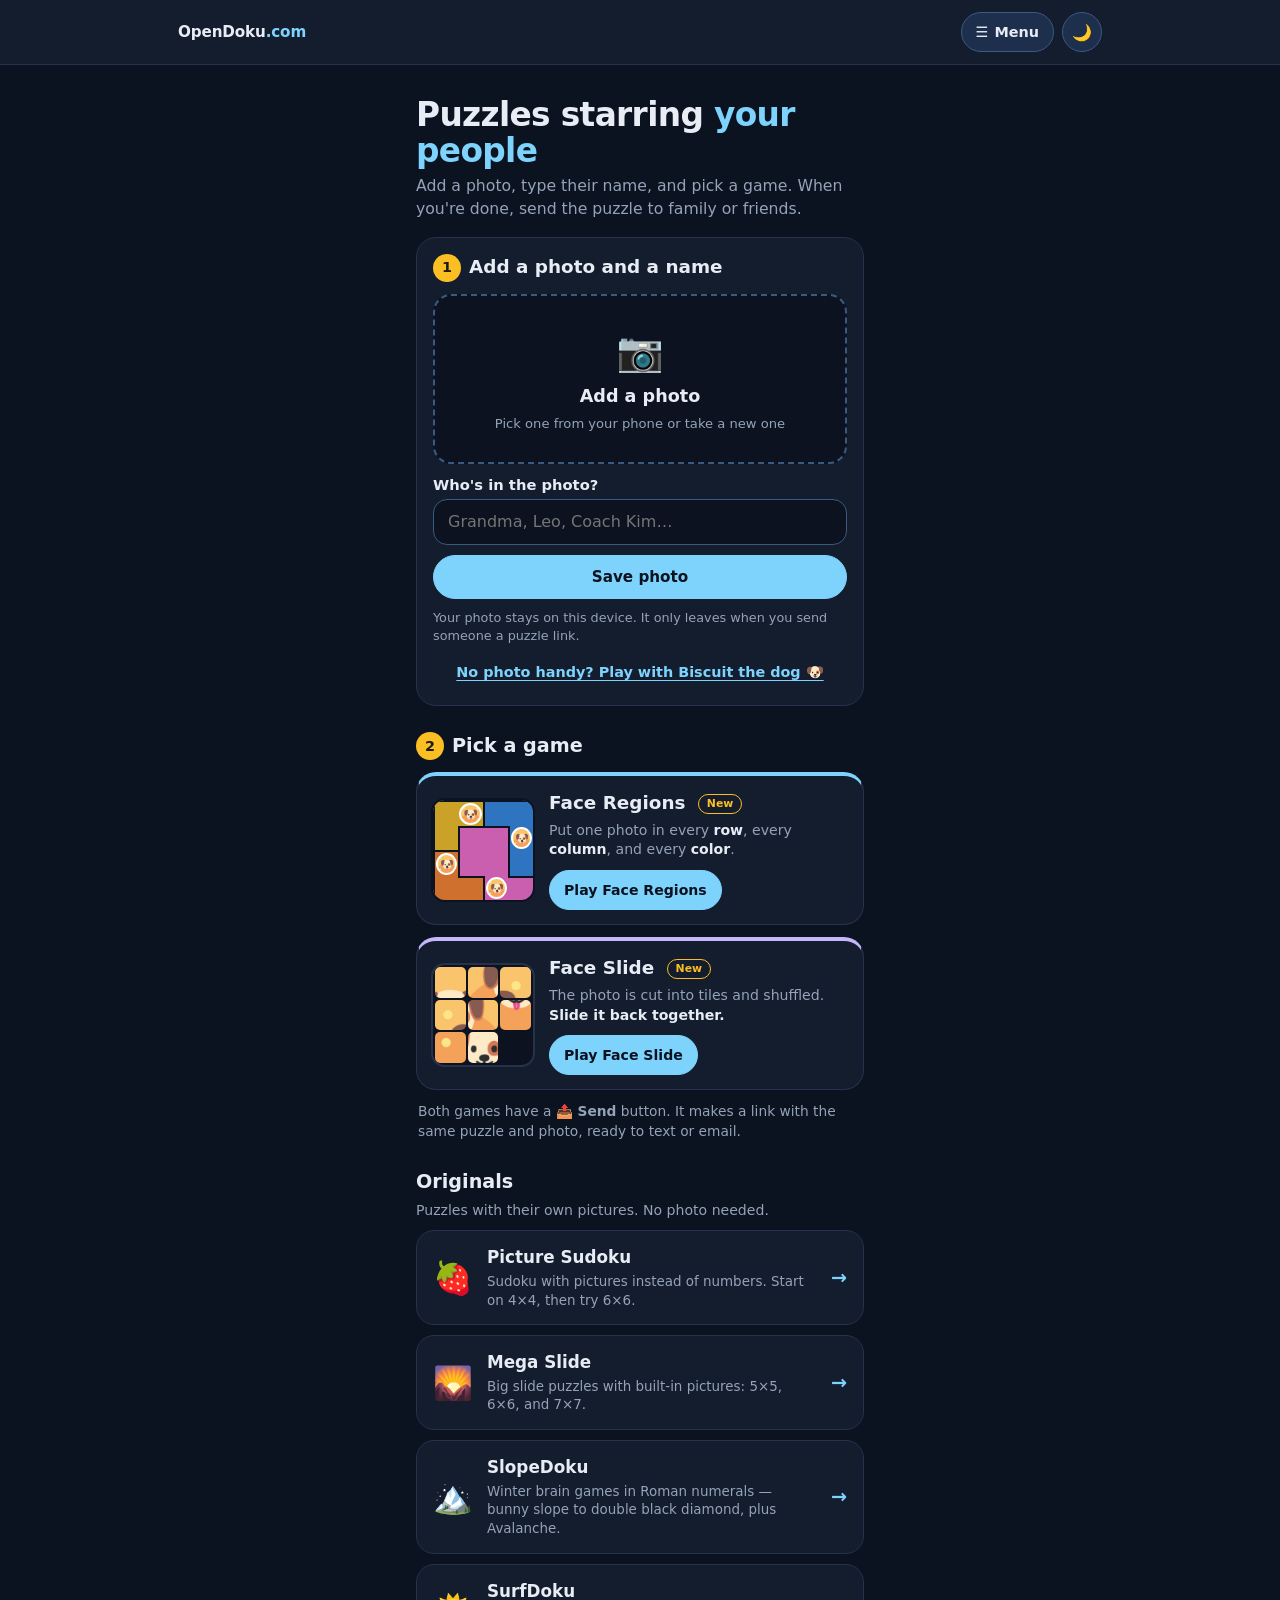
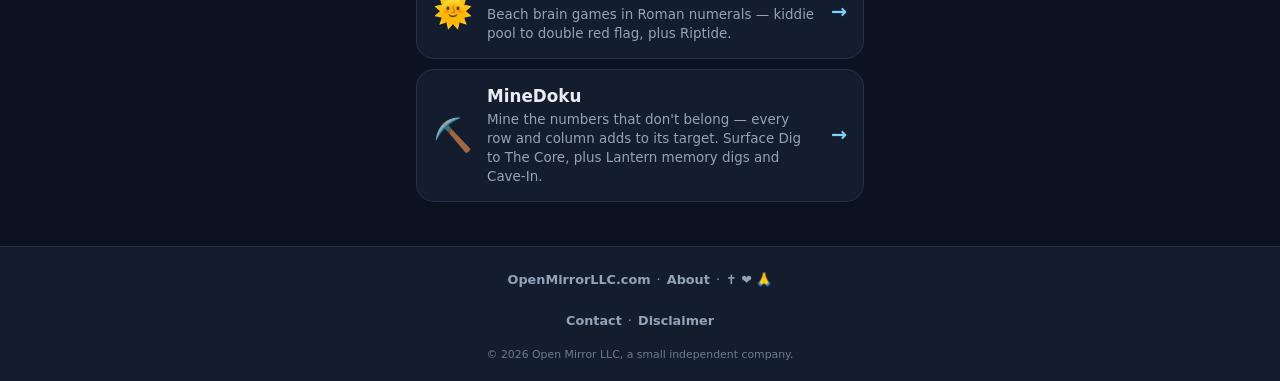
<file: index.html>
<!DOCTYPE html>
<html lang="en">
<head>
<!-- Google tag (gtag.js) -->
<script async src="https://www.googletagmanager.com/gtag/js?id=G-PLCVJ82B8T"></script>
<script>
  window.dataLayer = window.dataLayer || [];
  function gtag(){dataLayer.push(arguments);}
  gtag('js', new Date());
  gtag('config', 'G-PLCVJ82B8T');
</script>
<meta charset="UTF-8">
<meta name="viewport" content="width=device-width, initial-scale=1.0, viewport-fit=cover">
<title>OpenDoku</title>
<meta name="description" content="OpenDoku: photo puzzles starring your people. Add a photo and a name, play Face Regions or Face Slide, and send the puzzle to family or friends. Plus the Originals: Picture Sudoku, Mega Slide, SlopeDoku, SurfDoku, and MineDoku.">
<meta property="og:title" content="OpenDoku — photo puzzles starring your people">
<meta property="og:description" content="Add someone's photo and name, play Face Regions or Face Slide, then send the puzzle to family or friends.">
<meta property="og:image" content="https://opendoku.com/icons/og-image.png">
<meta property="og:image:width" content="1200">
<meta property="og:image:height" content="630">
<meta name="twitter:card" content="summary_large_image">
<link rel="icon" href="data:image/svg+xml,<svg xmlns='http://www.w3.org/2000/svg' viewBox='0 0 100 100'><text y='.9em' font-size='90'>🧩</text></svg>">
<link rel="manifest" href="/manifest.json">
<link rel="apple-touch-icon" href="/icons/apple-touch-icon.png">
<meta name="theme-color" content="#0b1220">
<link rel="stylesheet" href="/kit/od.css">
<style>
  .hero{padding:10px 0 2px;}
  .hero .title{font-size:2.05rem;}
  .stepnum{display:inline-flex; align-items:center; justify-content:center; width:28px; height:28px; border-radius:50%; background:var(--warm); color:#1c1917; font-weight:900; font-size:.9rem; margin-right:8px; flex-shrink:0;}
  .make h2{display:flex; align-items:center; margin:0 0 12px; font-size:1.15rem; font-weight:900;}
  h2.sec{display:flex; align-items:center;}
  .saved .od-person{margin-top:0;}
  .saved p{margin:10px 2px 0; font-size:.85rem; color:var(--dim);}

  /* signature game cards */
  .sig{display:flex; gap:14px; align-items:center; margin-top:12px; padding:14px; background:var(--panel); border:1px solid var(--border); border-top:4px solid var(--accent); border-radius:20px; color:var(--ink); text-decoration:none;}
  .sig.slide{border-top-color:var(--violet);}
  .sig:hover,.sig:focus-visible{border-color:var(--accent);}
  .sig:focus-visible{outline:3px solid var(--accent); outline-offset:2px;}
  .sig h3{margin:0; font-size:1.15rem; font-weight:900;}
  .sig p{margin:4px 0 10px; font-size:.88rem; color:var(--dim); line-height:1.4;}
  .sig p b{color:var(--ink);}
  .sig .od-btn{min-height:40px; padding:8px 14px; font-size:.88rem;}
  .sig-body{flex:1; min-width:0;}
  .art{flex-shrink:0; width:104px; height:104px; border-radius:14px; overflow:hidden; display:grid;}
  .art.regions{grid-template-columns:repeat(4,1fr); border:2px solid var(--line); background:var(--line); gap:0;}
  .art.regions i{display:flex; align-items:center; justify-content:center; border:0 solid var(--line);}
  .art.regions i.t{border-top-width:2px;} .art.regions i.l{border-left-width:2px;}
  .art.regions i.a{background:var(--r0);} .art.regions i.b{background:var(--r5);} .art.regions i.c{background:var(--r3);} .art.regions i.d{background:var(--r1);}
  .art.regions i.f::after{content:""; width:78%; height:78%; border-radius:50%; background-image:var(--photo); background-size:cover; background-position:center; border:2px solid #fff;}
  .art.slide{grid-template-columns:repeat(3,1fr); gap:2px; background:var(--well); padding:2px; border:2px solid var(--border);}
  .art.slide i{border-radius:5px; background-image:var(--photo); background-size:300% 300%;}
  .art.slide i.gap{background:none;}
  .send-note{margin:12px 2px 0; font-size:.86rem; color:var(--dim);}

  /* Originals (the StepInTheRing Game Engine adds cards in this same shape) */
  .game{display:block; background:var(--panel); border:1px solid var(--border); border-radius:18px; padding:14px 16px; margin-top:10px; text-decoration:none; color:var(--ink);}
  .game:hover,.game:focus-visible{border-color:var(--accent);}
  .game:focus-visible{outline:3px solid var(--accent); outline-offset:2px;}
  .game .row{display:flex; align-items:center; gap:14px;}
  .game .ico{font-size:2rem; flex-shrink:0;}
  .game h2{margin:0; font-size:1.05rem; font-weight:900;}
  .game p{margin:3px 0 0; font-size:.84rem; color:var(--dim); line-height:1.4;}
  .game .go{margin-left:auto; color:var(--accent); font-weight:900; font-size:1.2rem; flex-shrink:0;}
  @media (max-width:360px){ .art{width:84px; height:84px;} .sig{gap:10px; padding:12px;} }
</style>
  <!-- Refresh starts at the top (Open Mirror family standard): opt out of the
       browser's reload scroll restore only; back/forward + #anchors stay native. -->
  <script>(function(){try{var n=performance.getEntriesByType("navigation")[0];if(!n||n.type!=="reload"||location.hash)return;var armed=true,poll;var disarm=function(){armed=false;clearInterval(poll);removeEventListener("scroll",clamp,true);};var clamp=function(){if(armed&&(window.scrollY||window.scrollX))window.scrollTo(0,0);};addEventListener("scroll",clamp,true);["wheel","touchstart","keydown","pointerdown"].forEach(function(t){addEventListener(t,disarm,{once:true,capture:true,passive:true});});window.scrollTo(0,0);poll=setInterval(clamp,100);addEventListener("load",function(){setTimeout(function(){clamp();disarm();},250);},{once:true});setTimeout(disarm,8000);}catch(e){}})();</script>
</head>
<body data-theme="dark">

<header class="om-bar">
  <div class="om-in">
    <a href="/" style="letter-spacing:-0.01em">OpenDoku<span style="color:var(--accent)">.com</span></a>
    <span class="right">
      <span class="menuwrap">
        <button id="gamesBtn" title="Menu" aria-haspopup="true" aria-expanded="false">☰<span class="lbl"> Menu</span></button>
        <nav id="gamesMenu" hidden>
          <a href="/">🧩 All games</a>
          <a href="/face-regions/">🎨 Face Regions</a>
          <a href="/face-slide/">🖼️ Face Slide</a>
          <div class="sep" aria-hidden="true"></div>
          <a href="/picture-sudoku/">🍓 Picture Sudoku</a>
          <a href="/mega-slide/">🌄 Mega Slide</a>
          <a href="/slopedoku/">🏔️ SlopeDoku</a>
          <a href="/surfdoku/">🌞 SurfDoku</a>
          <a href="/minedoku/">⛏️ MineDoku</a>
          <div class="sep" aria-hidden="true"></div>
          <a href="/about/">About OpenDoku</a>
        </nav>
      </span>
      <button id="themeBtn" class="roundbtn" title="Light / dark" aria-label="Light or dark mode">🌙</button>
    </span>
  </div>
</header>

<main class="app">
  <section class="hero">
    <h1 class="title">Puzzles starring <span>your people</span></h1>
    <p class="lede">Add a photo, type their name, and pick a game. When you're done, send the puzzle to family or friends.</p>
  </section>

  <section id="make" class="od-card make" aria-labelledby="makeTitle">
    <h2 id="makeTitle"><span class="stepnum" aria-hidden="true">1</span>Add a photo and a name</h2>
    <div id="makeBody"></div>
  </section>

  <h2 class="sec"><span class="stepnum" aria-hidden="true">2</span>Pick a game</h2>

  <a class="sig" href="/face-regions/" id="sigRegions">
    <div class="art regions" aria-hidden="true">
      <i class="a t l"></i><i class="a t f"></i><i class="b t l"></i><i class="b t"></i>
      <i class="a l"></i><i class="c t l"></i><i class="c t"></i><i class="b l f"></i>
      <i class="d t l f"></i><i class="c l"></i><i class="c"></i><i class="b l"></i>
      <i class="d l"></i><i class="d t"></i><i class="c l f"></i><i class="c t"></i>
    </div>
    <div class="sig-body">
      <h3>Face Regions <span class="badge-new">New</span></h3>
      <p id="regionsText">Put one photo in every <b>row</b>, every <b>column</b>, and every <b>color</b>.</p>
      <span class="od-btn primary" id="regionsGo">Play Face Regions</span>
    </div>
  </a>

  <a class="sig slide" href="/face-slide/" id="sigSlide">
    <div class="art slide" aria-hidden="true">
      <i style="background-position:50% 0%"></i><i style="background-position:0% 50%"></i><i style="background-position:100% 0%"></i>
      <i style="background-position:0% 0%"></i><i style="background-position:100% 50%"></i><i style="background-position:50% 100%"></i>
      <i style="background-position:0% 100%"></i><i style="background-position:50% 50%"></i><i class="gap"></i>
    </div>
    <div class="sig-body">
      <h3>Face Slide <span class="badge-new">New</span></h3>
      <p id="slideText">The photo is cut into tiles and shuffled. <b>Slide it back together.</b></p>
      <span class="od-btn primary" id="slideGo">Play Face Slide</span>
    </div>
  </a>
  <p class="send-note">Both games have a <b>📤 Send</b> button. It makes a link with the same puzzle and photo, ready to text or email.</p>

  <h2 class="sec">Originals</h2>
  <p class="sec-sub">Puzzles with their own pictures. No photo needed.</p>

  <a class="game" href="/picture-sudoku/">
    <div class="row">
      <span class="ico">🍓</span>
      <span>
        <h2>Picture Sudoku</h2>
        <p>Sudoku with pictures instead of numbers. Start on 4×4, then try 6×6.</p>
      </span>
      <span class="go">→</span>
    </div>
  </a>

  <a class="game" href="/mega-slide/">
    <div class="row">
      <span class="ico">🌄</span>
      <span>
        <h2>Mega Slide</h2>
        <p>Big slide puzzles with built-in pictures: 5×5, 6×6, and 7×7.</p>
      </span>
      <span class="go">→</span>
    </div>
  </a>

  <a class="game" href="/slopedoku/">
    <div class="row">
      <span class="ico">🏔️</span>
      <span>
        <h2>SlopeDoku</h2>
        <p>Winter brain games in Roman numerals — bunny slope to double black diamond, plus Avalanche.</p>
      </span>
      <span class="go">→</span>
    </div>
  </a>

  <a class="game" href="/surfdoku/">
    <div class="row">
      <span class="ico">🌞</span>
      <span>
        <h2>SurfDoku</h2>
        <p>Beach brain games in Roman numerals — kiddie pool to double red flag, plus Riptide.</p>
      </span>
      <span class="go">→</span>
    </div>
  </a>

  <a class="game" href="/minedoku/">
    <div class="row">
      <span class="ico">⛏️</span>
      <span>
        <h2>MineDoku</h2>
        <p>Mine the numbers that don't belong — every row and column adds to its target. Surface Dig to The Core, plus Lantern memory digs and Cave-In.</p>
      </span>
      <span class="go">→</span>
    </div>
  </a>

<!-- __DOKU_CARDS_END__ : the StepInTheRing Game Engine inserts new game cards
       above this marker when it publishes a doku. Don't remove it. -->
</main>

<footer class="om-foot">
  <div class="om-in">
    <nav aria-label="Open Mirror LLC">
      <p><a href="https://openmirrorllc.com">OpenMirrorLLC.com</a> <span aria-hidden="true">·</span>
        <a href="/about/">About</a> <span aria-hidden="true">·</span>
        <a href="https://crossheartpray.com" aria-label="Visit CrossHeartPray"><span aria-hidden="true">✝️ ❤️ 🙏</span></a></p>
      <p class="om-sub"><a href="/about/#contact">Contact</a> <span aria-hidden="true">·</span>
        <a href="/about/#disclaimer">Disclaimer</a></p>
    </nav>
    <p class="om-legal"><span style="display:inline-block">© 2026 Open Mirror LLC,</span> <span style="display:inline-block">a small independent company.</span></p>
  </div>
</footer>

<script src="/games.js" defer></script>
<script src="/kit/photo-kit.js"></script>
<script>
(function () {
  "use strict";
  var K = OD_Kit, $ = function (id) { return document.getElementById(id); };
  K.initChrome();

  var sample = null;
  function bold(t) { var b = document.createElement("b"); b.textContent = t; return b; }

  // Cards show the saved person (or Biscuit until a photo is added).
  function paintCards(person) {
    var pic = person ? person.photo : (sample || (sample = K.samplePerson())).photo;
    document.querySelectorAll(".art").forEach(function (a) { a.style.setProperty("--photo", 'url("' + pic + '")'); });
    var name = person && person.name;
    var rt = $("regionsText"), st = $("slideText");
    rt.innerHTML = ""; st.innerHTML = "";
    if (name) {
      rt.append("Put ", bold(name), " once in every row, every column, and every color.");
      st.append("Slide the tiles until ", bold(name + (/s$/i.test(name) ? "'" : "'s") + " photo"), " is whole again.");
      $("regionsGo").textContent = "Play with " + name;
      $("slideGo").textContent = "Play with " + name;
    } else {
      rt.append("Put one photo in every ", bold("row"), ", every ", bold("column"), ", and every ", bold("color"), ".");
      st.append("The photo is cut into tiles and shuffled. ", bold("Slide it back together."));
      $("regionsGo").textContent = "Play Face Regions";
      $("slideGo").textContent = "Play Face Slide";
    }
  }

  function showSaved(person) {
    var body = $("makeBody");
    body.innerHTML = "";
    body.className = "saved";
    var row = K.el("div", "od-person");
    var img = K.el("img", "od-avatar lg"); img.src = person.photo; img.alt = "";
    var who = K.el("div", "who");
    who.appendChild(K.el("span", null, person.name || "Your photo"));
    who.appendChild(K.el("small", null, person.sample ? "Sample photo" : "Saved on this device"));
    var change = K.el("button", "od-btn", person.sample ? "Add your photo" : "Change");
    change.type = "button";
    change.addEventListener("click", function () { showSetup(person, true); });
    row.appendChild(img); row.appendChild(who); row.appendChild(change);
    body.appendChild(row);
    body.appendChild(K.el("p", null, person.sample
      ? "Biscuit is standing in. Add someone's photo to make the puzzles about them."
      : "Ready. Pick a game below."));
    paintCards(person);
  }

  function showSetup(person, canCancel) {
    var body = $("makeBody");
    body.className = "";
    K.mountPersonSetup(body, {
      person: person, saveLabel: "Save photo",
      onSave: function (p) {
        showSaved(p);
        K.toast(p.sample ? "Playing with Biscuit" : "Saved. Now pick a game.");
        var h = document.querySelector("h2.sec");
        if (h && h.scrollIntoView) h.scrollIntoView({ behavior: "smooth", block: "start" });
      },
      onCancel: canCancel ? function () { showSaved(person); } : null,
    });
    paintCards(person && !person.sample ? person : null);
  }

  var person = K.loadPerson();
  if (person) showSaved(person); else showSetup(null, false);
})();
</script>
</body>
</html>
</file>
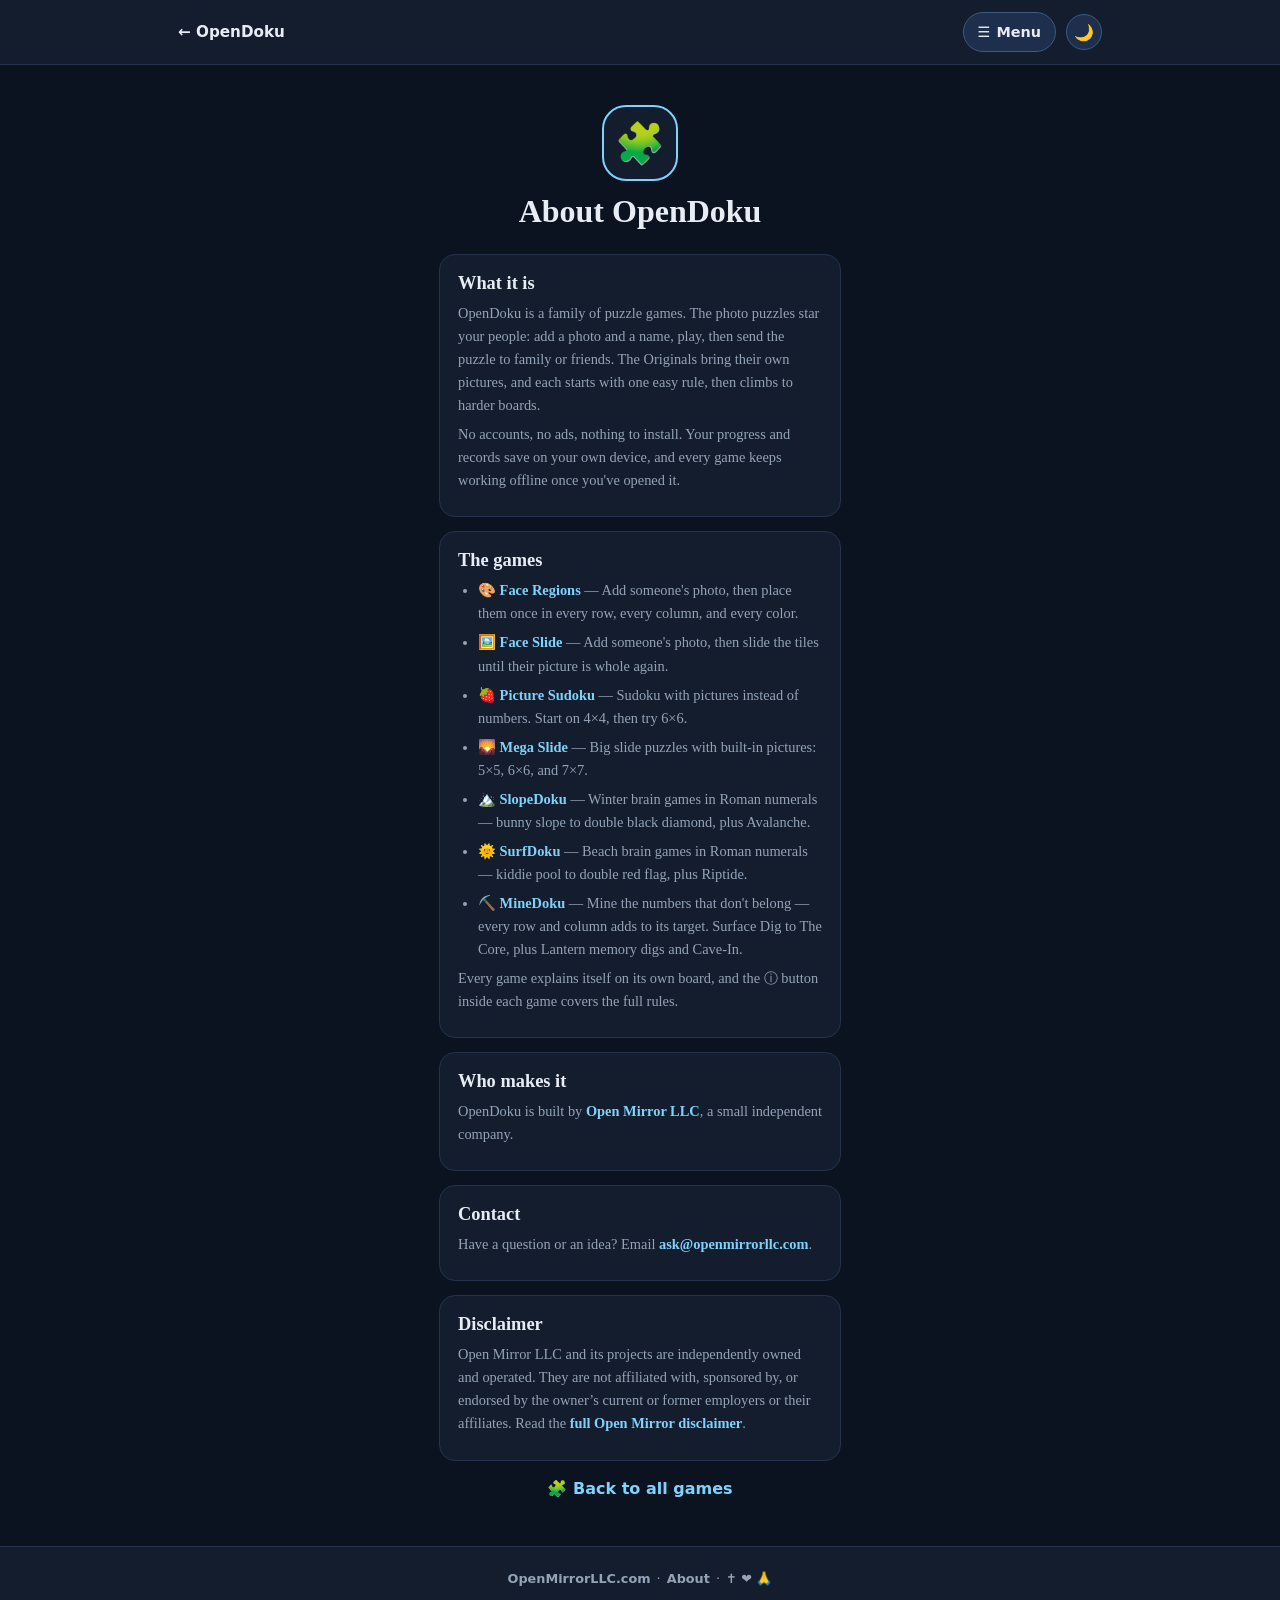
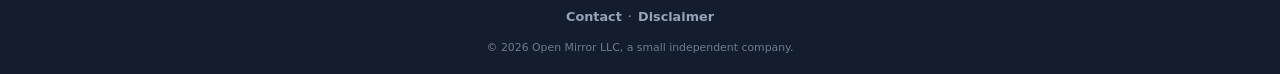
<file: about/index.html>
<!DOCTYPE html>
<html lang="en">
<head>
<!-- Google tag (gtag.js) -->
<script async src="https://www.googletagmanager.com/gtag/js?id=G-PLCVJ82B8T"></script>
<script>
  window.dataLayer = window.dataLayer || [];
  function gtag(){dataLayer.push(arguments);}
  gtag('js', new Date());
  gtag('config', 'G-PLCVJ82B8T');
</script>
<meta charset="UTF-8">
<meta name="viewport" content="width=device-width, initial-scale=1.0">
<title>About | OpenDoku</title>
<meta name="description" content="OpenDoku is a family of puzzle games: photo puzzles starring your people, plus the Originals. No accounts, no ads — progress saves on your device.">
<link rel="icon" href="data:image/svg+xml,<svg xmlns='http://www.w3.org/2000/svg' viewBox='0 0 100 100'><text y='.9em' font-size='90'>🧩</text></svg>">
<link rel="manifest" href="/manifest.json">
<link rel="apple-touch-icon" href="/icons/apple-touch-icon.png">
<meta name="theme-color" content="#0b1220">
<style>
  :root{
    --bg:#0b1220; --panel:#141d2e; --border:#26324c;
    --ink:#e8edf5; --dim:#94a3b8; --accent:#7dd3fc;
    --btn:#1e2f4d; --btnbd:#3a5a80;
  }
  [data-theme="light"]{
    --bg:#fefcf9; --panel:#ffffff; --border:#e4e4e7;
    --ink:#1c1917; --dim:#57534e; --accent:#0284c7;
    --btn:#f4f4f5; --btnbd:#d4d4d8;
  }
  *{box-sizing:border-box;}
  body{
    margin:0; min-height:100vh; background:var(--bg); color:var(--ink);
    font-family:Georgia,'Times New Roman',serif;
    display:flex; flex-direction:column; align-items:center;
  }
  button{font-family:inherit; color:var(--ink); background:var(--btn); border:1px solid var(--btnbd); border-radius:10px; padding:10px 14px; cursor:pointer;}
  .om-bar{width:100%; background:var(--panel); border-bottom:1px solid var(--border); font-family:system-ui,sans-serif;}
  .om-in{max-width:960px; margin:0 auto; padding:12px 18px; display:flex; align-items:center; justify-content:space-between; gap:10px;}
  .om-bar a{font-weight:800; font-size:.95rem; color:var(--ink); text-decoration:none;}
  .om-bar .right{display:flex; align-items:center; gap:10px;}
  .om-bar .site{font-size:.7rem; font-weight:900; letter-spacing:.18em; color:var(--dim);}
  #themeBtn{border-radius:50%; width:36px; height:36px; padding:0; font-size:1rem;}
  .app{width:100%; max-width:430px; padding:14px 14px 48px; margin:0 auto;}
  .hero{text-align:center; padding:26px 0 10px;}
  .brand{width:76px; height:76px; margin:0 auto 12px; border-radius:24px; background:var(--panel); border:2px solid var(--accent); display:flex; align-items:center; justify-content:center; font-size:2.5rem;}
  h1{font-size:2rem; margin:0;}
  .card{background:var(--panel); border:1px solid var(--border); border-radius:16px; padding:18px; margin-top:14px;}
  .card h2{margin:0 0 8px; font-size:1.15rem;}
  .card p, .card li{font-size:.9rem; color:var(--dim); line-height:1.6; margin:6px 0;}
  .card ul{margin:0; padding-left:20px;}
  .card a{color:var(--accent); font-weight:bold; text-decoration:none;}
  .back{display:block; text-align:center; margin-top:18px; font-family:system-ui,sans-serif; font-weight:800; color:var(--accent); text-decoration:none;}
  .om-foot{width:100%; margin-top:auto; background:var(--panel); border-top:1px solid var(--border); font-family:system-ui,sans-serif; font-size:.8rem; color:var(--dim);}
  .om-foot .om-in{display:block; text-align:center; padding:10px 16px calc(18px + env(safe-area-inset-bottom,0px));}
  .om-foot a{display:inline-block;padding:9px 2px;text-decoration:none; font-weight:900; color:var(--dim);}
  .om-foot p{margin:5px 0;}
  .om-foot .om-sub a{font-weight:700;}.om-foot .om-legal{font-size:.68rem;opacity:.7;margin:6px auto 0;line-height:1.6;}.om-foot a:focus-visible{outline:2px solid var(--dim);outline-offset:2px;}.om-foot a:hover{text-decoration:underline;text-underline-offset:4px;}
  /* om-fam-standard: match the Open Mirror family menu (pill trigger + rows) */
  #gamesBtn{display:inline-flex; align-items:center; gap:6px; width:auto; min-height:40px; padding:8px 14px; border-radius:999px; font-size:.9rem; font-weight:900; font-family:system-ui,sans-serif;}
  @media(max-width:640px){#gamesBtn .lbl{display:none;}}
  .om-in{position:relative;}
  .menuwrap{position:static; display:inline-flex;}
  #gamesMenu{position:absolute; right:16px; top:calc(100% + 8px); width:230px; max-width:calc(100vw - 2rem); max-height:min(70vh,30rem); overflow-y:auto; overflow-x:hidden; background:var(--panel); border:1px solid var(--border); border-radius:16px; padding:8px; z-index:60; box-shadow:0 20px 40px rgba(0,0,0,.4); font-family:system-ui,sans-serif; text-align:left;}
  #gamesMenu[hidden]{display:none;}
  #gamesMenu a{display:flex; align-items:center; gap:10px; min-height:44px; box-sizing:border-box; padding:10px 14px; border-radius:12px; font-weight:600; font-size:.92rem; color:var(--ink); text-decoration:none;}
  #gamesMenu a:hover{background:var(--btn);}
  #gamesMenu .sep{border-top:1px solid var(--border); margin:6px 4px;}
</style>
<script src="/games.js" defer></script>
  <!-- Refresh starts at the top (Open Mirror family standard): opt out of the
       browser's reload scroll restore only; back/forward + #anchors stay native. -->
  <script>(function(){try{var n=performance.getEntriesByType("navigation")[0];if(!n||n.type!=="reload"||location.hash)return;var armed=true,poll;var disarm=function(){armed=false;clearInterval(poll);removeEventListener("scroll",clamp,true);};var clamp=function(){if(armed&&(window.scrollY||window.scrollX))window.scrollTo(0,0);};addEventListener("scroll",clamp,true);["wheel","touchstart","keydown","pointerdown"].forEach(function(t){addEventListener(t,disarm,{once:true,capture:true,passive:true});});window.scrollTo(0,0);poll=setInterval(clamp,100);addEventListener("load",function(){setTimeout(function(){clamp();disarm();},250);},{once:true});setTimeout(disarm,8000);}catch(e){}})();</script>
</head>
<body data-theme="dark">

<header class="om-bar">
  <div class="om-in">
    <a href="/" title="All the OpenDoku games">← OpenDoku</a>
    <span class="right">
      <span class="menuwrap">
        <button id="gamesBtn" title="Menu" aria-haspopup="true" aria-expanded="false">☰<span class="lbl"> Menu</span></button>
        <nav id="gamesMenu" hidden>
          <a href="/">🧩 All games</a>
          <a href="/slopedoku/">🏔️ SlopeDoku</a>
          <a href="/surfdoku/">🌞 SurfDoku</a>
          <a href="/minedoku/">⛏️ MineDoku</a>
          <div class="sep" aria-hidden="true"></div>
          <a href="/about/">About OpenDoku</a>
          <div class="sep" aria-hidden="true"></div>
        </nav>
      </span>

      <button id="themeBtn" title="Light / dark" aria-label="Light or dark mode">🌙</button>
    </span>
  </div>
</header>

<div class="app">
  <div class="hero">
    <div class="brand" aria-hidden="true">🧩</div>
    <h1>About OpenDoku</h1>
  </div>

  <div class="card">
    <h2>What it is</h2>
    <p>OpenDoku is a family of puzzle games. The photo puzzles star your people: add a photo and a name, play, then send the puzzle to family or friends. The Originals bring their own pictures, and each starts with one easy rule, then climbs to harder boards.</p>
    <p>No accounts, no ads, nothing to install. Your progress and records save on your own device, and every game keeps working offline once you've opened it.</p>
  </div>

  <div class="card">
    <h2>The games</h2>
    <ul id="gamesAboutList">
      <li><a href="/face-regions/">🎨 Face Regions</a> — Add someone's photo, then place them once in every row, every column, and every color.</li>
      <li><a href="/face-slide/">🖼️ Face Slide</a> — Add someone's photo, then slide the tiles until their picture is whole again.</li>
      <li><a href="/picture-sudoku/">🍓 Picture Sudoku</a> — Sudoku with pictures instead of numbers. Start on 4×4, then try 6×6.</li>
      <li><a href="/mega-slide/">🌄 Mega Slide</a> — Big slide puzzles with built-in pictures: 5×5, 6×6, and 7×7.</li>
      <li><a href="/slopedoku/">🏔️ SlopeDoku</a> — Winter brain games in Roman numerals — bunny slope to double black diamond, plus Avalanche.</li>
      <li><a href="/surfdoku/">🌞 SurfDoku</a> — Beach brain games in Roman numerals — kiddie pool to double red flag, plus Riptide.</li>
      <li><a href="/minedoku/">⛏️ MineDoku</a> — Mine the numbers that don't belong — every row and column adds to its target. Surface Dig to The Core, plus Lantern memory digs and Cave-In.</li>
    </ul>
    <p>Every game explains itself on its own board, and the ⓘ button inside each game covers the full rules.</p>
  </div>

  <div class="card">
    <h2>Who makes it</h2>
    <p>OpenDoku is built by <a href="https://openmirrorllc.com" target="_blank" rel="noopener noreferrer">Open Mirror LLC</a>, a small independent company.</p>
  </div>

  <!-- The footer's Contact and Disclaimer links land on these two cards
       (family standard, 2026-08-02). -->
  <div class="card" id="contact" style="scroll-margin-top:96px">
    <h2>Contact</h2>
    <p>Have a question or an idea? Email <a href="mailto:ask@openmirrorllc.com?subject=Open%20Mirror%20Inquiry">ask@openmirrorllc.com</a>.</p>
  </div>

  <div class="card" id="disclaimer" style="scroll-margin-top:96px">
    <h2>Disclaimer</h2>
    <p>Open Mirror LLC and its projects are independently owned and operated. They are not affiliated with, sponsored by, or endorsed by the owner&rsquo;s current or former employers or their affiliates. Read the <a href="https://openmirrorllc.com/disclaimer">full Open Mirror disclaimer</a>.</p>
  </div>

  <a class="back" href="/">🧩 Back to all games</a>
</div>

<footer class="om-foot">
  <div class="om-in">
    <nav aria-label="Open Mirror LLC">
      <p><a href="https://openmirrorllc.com">OpenMirrorLLC.com</a> <span aria-hidden="true">·</span>
        <a href="/about/">About</a> <span aria-hidden="true">·</span>
        <a href="https://crossheartpray.com" aria-label="Visit CrossHeartPray"><span aria-hidden="true">✝️ ❤️ 🙏</span></a></p>
      <p class="om-sub"><a href="/about/#contact">Contact</a> <span aria-hidden="true">·</span>
        <a href="/about/#disclaimer">Disclaimer</a></p>
    </nav>
    <p class="om-legal"><span style="display:inline-block">© 2026 Open Mirror LLC,</span> <span style="display:inline-block">a small independent company.</span></p>
  </div>
</footer>

<script>
(function(){
  const b=document.getElementById('themeBtn');
  function apply(t){document.body.dataset.theme=t; document.documentElement.dataset.omTheme=t; b.textContent=t==='dark'?'🌙':'☀️';}
  apply(localStorage.getItem('om-theme')==='light'?'light':'dark');
  b.addEventListener('click',()=>{const t=document.body.dataset.theme==='dark'?'light':'dark'; localStorage.setItem('om-theme',t); apply(t);});
})();
</script>
<script>(function(){
  var b=document.getElementById('gamesBtn'), m=document.getElementById('gamesMenu');
  if(!b||!m)return;
  b.addEventListener('click',function(e){e.stopPropagation(); m.hidden=!m.hidden; b.setAttribute('aria-expanded',String(!m.hidden));});
  document.addEventListener('click',function(e){if(!m.hidden && !m.contains(e.target)){m.hidden=true; b.setAttribute('aria-expanded','false');}});
  document.addEventListener('keydown',function(e){if(e.key==='Escape' && !m.hidden){m.hidden=true; b.setAttribute('aria-expanded','false'); b.focus();}});
})();</script>

</body>
</html>
</file>
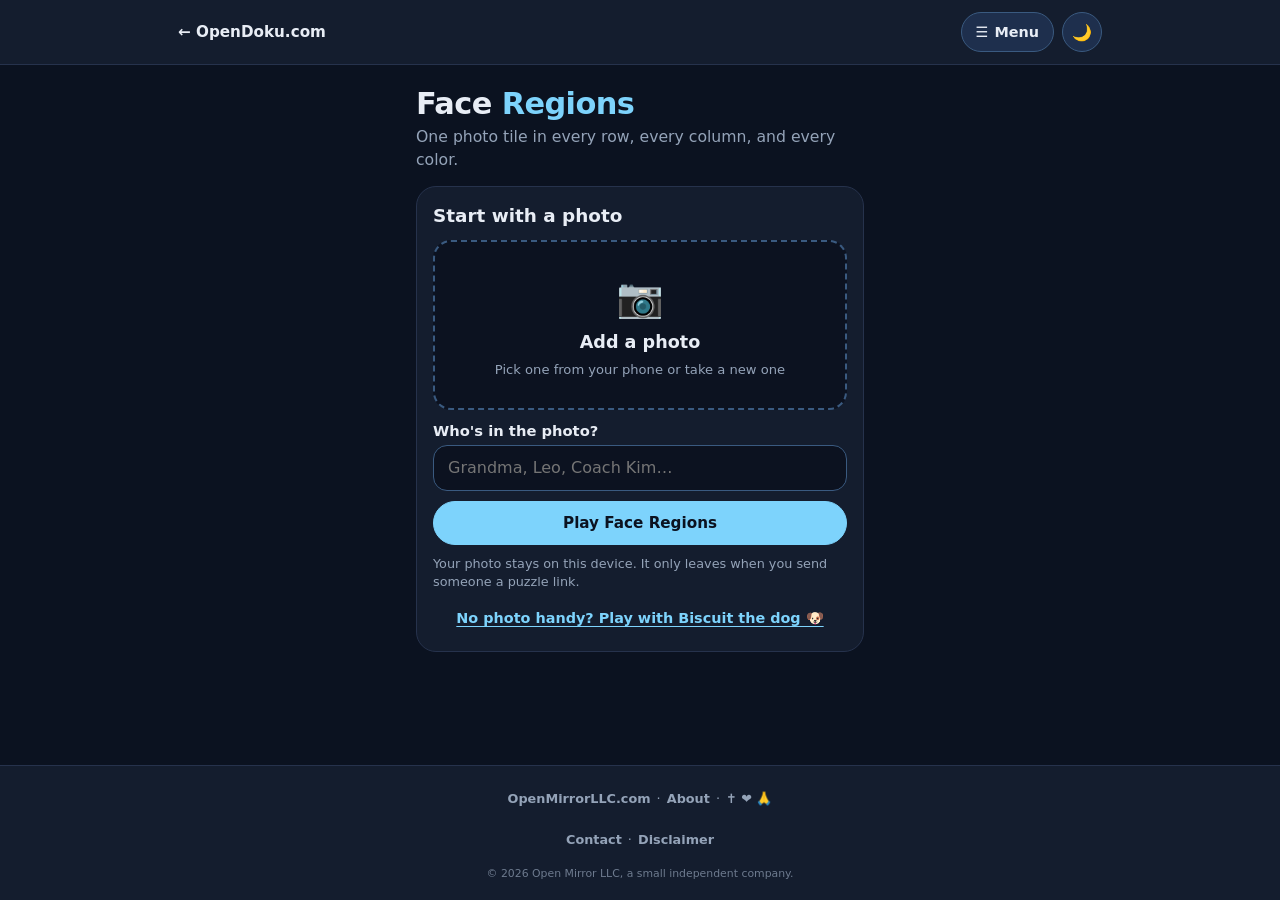
<file: face-regions/index.html>
<!DOCTYPE html>
<html lang="en">
<head>
<meta charset="UTF-8">
<meta name="viewport" content="width=device-width, initial-scale=1.0, viewport-fit=cover">
<title>Face Regions | OpenDoku</title>
<meta name="description" content="Face Regions, an OpenDoku game: add someone's photo, then place them once in every row, every column, and every color. Send the puzzle to family or friends.">
<meta property="og:title" content="Face Regions — an OpenDoku photo puzzle">
<meta property="og:description" content="Someone's photo, once in every row, column, and color. Make one and send it to family or friends.">
<meta property="og:image" content="https://opendoku.com/icons/og-image.png">
<meta property="og:image:width" content="1200">
<meta property="og:image:height" content="630">
<meta name="twitter:card" content="summary_large_image">
<link rel="icon" href="data:image/svg+xml,<svg xmlns='http://www.w3.org/2000/svg' viewBox='0 0 100 100'><text y='.9em' font-size='90'>🎨</text></svg>">
<link rel="manifest" href="/manifest.json">
<link rel="apple-touch-icon" href="/icons/apple-touch-icon.png">
<meta name="theme-color" content="#0b1220">
<script>
  /* A shared puzzle arrives after the "#" (it carries the photo). Move it into
     this tab's storage and out of the address bar before analytics loads, so
     the photo is never reported anywhere. */
  (function(){var h=location.hash;if(h.indexOf("#v=1&")!==0)return;try{sessionStorage.setItem("od_shared_v1"+location.pathname,h.slice(1));history.replaceState(null,"",location.pathname+location.search);}catch(e){}})();
  if('serviceWorker' in navigator)
    addEventListener('load',function(){navigator.serviceWorker.register('sw.js').catch(function(){});});
</script>
<!-- Google tag (gtag.js) — the opendoku.com GA4 property; shared by every game on this domain -->
<script async src="https://www.googletagmanager.com/gtag/js?id=G-PLCVJ82B8T"></script>
<script>
  window.dataLayer = window.dataLayer || [];
  function gtag(){dataLayer.push(arguments);}
  gtag('js', new Date());
  // Never report the part after "#" (a shared puzzle's photo), even if it is still there.
  gtag('config', 'G-PLCVJ82B8T', { page_location: location.origin + location.pathname + location.search });
  function gaTrack(n, p) { try { gtag('event', n, p || {}); } catch (e) {} }
</script>
<link rel="stylesheet" href="/kit/od.css">
<style>
  .board{display:grid; width:100%; max-width:440px; margin:0 auto; aspect-ratio:1; border:3px solid var(--line); border-top:0; border-left:0; border-radius:14px; overflow:hidden; touch-action:manipulation; user-select:none; -webkit-user-select:none;}
  .cell{position:relative; padding:0; margin:0; border:0 solid var(--thin); border-top-width:1px; border-left-width:1px; display:flex; align-items:center; justify-content:center; min-width:0; min-height:0; font-size:0; cursor:pointer;}
  .cell.tt{border-top:3px solid var(--line);}
  .cell.tl{border-left:3px solid var(--line);}
  .cell.c0{background:var(--r0);} .cell.c1{background:var(--r1);} .cell.c2{background:var(--r2);} .cell.c3{background:var(--r3);}
  .cell.c4{background:var(--r4);} .cell.c5{background:var(--r5);} .cell.c6{background:var(--r6);}
  .cell:focus-visible{outline:3px solid var(--ink); outline-offset:-4px; z-index:2;}
  .cell .tile{position:absolute; width:82%; height:82%; border-radius:50%; background-image:var(--photo); background-size:cover; background-position:center; border:3px solid #fff; box-shadow:0 2px 6px rgba(0,0,0,.35); display:none;}
  .cell.on .tile{display:block;}
  .cell.pop .tile{animation:pop .28s ease-out;}
  @keyframes pop{0%{transform:scale(.4)}70%{transform:scale(1.08)}100%{transform:scale(1)}}
  .cell.bad{box-shadow:inset 0 0 0 4px var(--bad);}
  .cell.bad .tile{border-color:var(--bad); box-shadow:0 0 0 3px var(--bad); animation:shake .35s;}
  .cell.bad::before{content:"!"; position:absolute; top:3px; right:5px; z-index:1; font-size:.8rem; font-weight:900; color:#fff; background:var(--bad); border-radius:999px; min-width:16px; line-height:16px; text-align:center;}
  @keyframes shake{25%{transform:translateX(-4px)}75%{transform:translateX(4px)}}
  .cell.blocked::after{content:""; position:absolute; width:16%; height:16%; border-radius:50%; background:rgba(0,0,0,.32);}
  [data-theme="light"] .cell.blocked::after{background:rgba(0,0,0,.28);}
  .cell .x{display:none; position:absolute; font-size:clamp(14px,6vw,26px); font-weight:900; color:rgba(0,0,0,.55);}
  .cell.mark .x{display:block;}
  .cell.mark.blocked::after{display:none;}
  .cell.hinted{animation:hint 1.2s ease-out;}
  @keyframes hint{0%,60%{box-shadow:inset 0 0 0 4px var(--warm)}100%{box-shadow:none}}
  .board.won .cell.on .tile{animation:bounce .6s ease-out both; animation-delay:calc(var(--i) * 70ms);}
  @keyframes bounce{0%{transform:scale(1)}40%{transform:scale(1.18) rotate(-6deg)}100%{transform:scale(1)}}
  .legend{display:flex; justify-content:center; flex-wrap:wrap; gap:6px; margin-top:10px;}
  .legend span{display:inline-flex; align-items:center; justify-content:center; width:30px; height:30px; border-radius:50%; border:2px solid var(--line); font-size:.85rem; font-weight:900; color:#1c1917;}
  .legend span.ok::after{content:"✓";}
  .legend span.over::after{content:"!"; color:#7f1d1d;}
  .legend .c0{background:var(--r0);} .legend .c1{background:var(--r1);} .legend .c2{background:var(--r2);} .legend .c3{background:var(--r3);}
  .legend .c4{background:var(--r4);} .legend .c5{background:var(--r5);} .legend .c6{background:var(--r6);}
  .building{display:flex; align-items:center; justify-content:center; aspect-ratio:1; max-width:440px; margin:0 auto; border-radius:14px; background:var(--panel); border:1px solid var(--border); color:var(--dim); font-weight:800;}
</style>
</head>
<body data-theme="dark">

<header class="om-bar">
  <div class="om-in">
    <a href="https://opendoku.com/" title="All the OpenDoku games">← OpenDoku.com</a>
    <span class="right">
      <span class="menuwrap">
        <button id="gamesBtn" title="All the games" aria-haspopup="true" aria-expanded="false">☰<span class="lbl"> Menu</span></button>
        <nav id="gamesMenu" hidden>
          <a href="https://opendoku.com/">🧩 All games</a>
          <a href="/face-regions/">🎨 Face Regions</a>
          <a href="/face-slide/">🖼️ Face Slide</a>
          <div class="sep" aria-hidden="true"></div>
          <a href="/picture-sudoku/">🍓 Picture Sudoku</a>
          <a href="/mega-slide/">🌄 Mega Slide</a>
          <a href="/slopedoku/">🏔️ SlopeDoku</a>
          <a href="/surfdoku/">🌞 SurfDoku</a>
          <a href="/minedoku/">⛏️ MineDoku</a>
          <div class="sep" aria-hidden="true"></div>
          <a href="https://opendoku.com/about/">About OpenDoku</a>
        </nav>
      </span>
      <button id="themeBtn" class="roundbtn" title="Light / dark" aria-label="Light or dark mode">🌙</button>
    </span>
  </div>
</header>

<main class="app">
  <h1 class="title">Face <span>Regions</span></h1>
  <p class="lede">One photo tile in every row, every column, and every color.</p>

  <section id="welcome" class="od-card od-welcome hidden" aria-labelledby="wTitle">
    <img class="od-avatar xl" id="wPhoto" alt="">
    <h2 id="wTitle">A puzzle for you</h2>
    <p id="wText"></p>
    <span class="beat hidden" id="wBeat"></span>
    <button class="od-btn primary wide" id="wStart">Start the puzzle</button>
  </section>

  <section id="setupCard" class="od-card hidden" aria-labelledby="setupTitle">
    <h2 id="setupTitle" style="margin:0 0 10px; font-size:1.15rem; font-weight:900;">Start with a photo</h2>
    <div id="setup"></div>
  </section>

  <div id="play" class="hidden">
    <div class="od-person">
      <img class="od-avatar" id="pPhoto" alt="">
      <div class="who"><span id="pName"></span><small id="pSub"></small></div>
      <button class="od-btn" id="pChange">Change</button>
    </div>
    <div class="chips" id="sizes" role="group" aria-label="Board size"></div>
    <div class="od-rule"><span class="ico" aria-hidden="true">🎨</span><p id="ruleText"></p></div>
    <div class="od-status"><span id="count"></span><span class="od-dim" id="clock">0:00</span></div>
    <div id="boardHost"></div>
    <div class="legend" id="legend"></div>
    <p class="od-msg" id="msg" aria-live="polite"></p>
    <div class="od-toolbar">
      <button class="od-btn" id="bMark" aria-pressed="false" title="Cross out squares">✕ Mark</button>
      <button class="od-btn" id="bHint">💡 Hint</button>
      <button class="od-btn" id="bClear">↺ Clear</button>
      <button class="od-btn" id="bNew">🔀 New</button>
    </div>
    <section id="win" class="od-win hidden" aria-live="polite">
      <div class="big" aria-hidden="true">🎉</div>
      <h2 id="winTitle"></h2>
      <p id="winText"></p>
      <div class="acts" id="winActs"></div>
    </section>
    <button class="od-btn primary wide" id="bShare" style="margin-top:14px">📤 Send this puzzle to someone</button>
    <details class="od-how">
      <summary>How to play</summary>
      <ul>
        <li><b>Tap a square</b> to place a photo tile. Tap it again to take it back.</li>
        <li>Every <b>row</b>, every <b>column</b>, and every <b>color</b> gets exactly one tile.</li>
        <li>After you place a tile, the squares it rules out get a small dot.</li>
        <li>Turn on <b>✕ Mark</b> to cross out squares yourself while you think.</li>
        <li>If two tiles break a rule, they turn red and the message says why.</li>
        <li><b>💡 Hint</b> takes off a tile that's in the wrong spot, or shows one right square.</li>
        <li>Every puzzle has exactly one answer, and you can reach it without guessing.</li>
        <li><b>📤 Send</b> makes a link with the same board and photo for family or friends.</li>
      </ul>
    </details>
  </div>
</main>

<footer class="om-foot">
  <div class="om-in">
    <nav aria-label="Open Mirror LLC">
      <p><a href="https://openmirrorllc.com">OpenMirrorLLC.com</a> <span aria-hidden="true">·</span>
        <a href="/about/">About</a> <span aria-hidden="true">·</span>
        <a href="https://crossheartpray.com" aria-label="Visit CrossHeartPray"><span aria-hidden="true">✝️ ❤️ 🙏</span></a></p>
      <p class="om-sub"><a href="/about/#contact">Contact</a> <span aria-hidden="true">·</span>
        <a href="/about/#disclaimer">Disclaimer</a></p>
    </nav>
    <p class="om-legal"><span style="display:inline-block">© 2026 Open Mirror LLC,</span> <span style="display:inline-block">a small independent company.</span></p>
  </div>
</footer>

<script src="/games.js" defer></script>
<script src="/kit/photo-kit.js"></script>
<script src="/kit/regions-engine.js"></script>
<script>
(function () {
  "use strict";
  var K = OD_Kit, R = OD_Regions, $ = function (id) { return document.getElementById(id); };
  K.initChrome();

  var SIZES = [4, 5, 6, 7];
  var COLOR_NAMES = ["yellow", "orange", "red", "pink", "purple", "blue", "brown"];
  var STATE_KEY = "od_fr_state_v1", SIZE_KEY = "od_fr_size", BEST_KEY = "od_fr_best_v1";

  var shared = K.readShared(SIZES);
  if (shared && shared.g !== "regions") shared = null;
  var person = null, game = null, markMode = false, cells = [], tick = null;
  var locked = !!shared; // playing the exact board someone sent: size stays fixed

  /* ---------- person ---------- */

  function showPerson() {
    $("pPhoto").src = person.photo;
    $("pName").textContent = person.name || "Your photo";
    $("pSub").textContent = shared ? "Sent to you" : person.sample ? "Sample photo" : "Saved on this device";
    $("pChange").textContent = shared ? "Use my photo" : person.sample ? "Add your photo" : "Change";
    $("boardHost").style.setProperty("--photo", 'url("' + person.photo + '")');
    var w = K.who(person.name);
    $("ruleText").innerHTML = "";
    $("ruleText").append("Put ", bold(person.name ? w : "the photo"), " once in every ", bold("row"), ", every ", bold("column"), ", and every ", bold("color"), ".");
  }
  function bold(t) { var b = document.createElement("b"); b.textContent = t; return b; }

  function openSetup(canCancel) {
    $("play").classList.add("hidden");
    $("setupCard").classList.remove("hidden");
    $("setupTitle").textContent = person && !person.sample ? "Change the photo" : "Start with a photo";
    K.mountPersonSetup($("setup"), {
      person: person, saveLabel: "Play Face Regions",
      onSave: function (p) { person = p; $("setupCard").classList.add("hidden"); startPlay(); },
      onCancel: canCancel ? function () { $("setupCard").classList.add("hidden"); $("play").classList.remove("hidden"); } : null,
    });
  }

  $("pChange").addEventListener("click", function () {
    if (shared) { shared = null; locked = false; game = null; stopClock(); K.dropShared(); person = K.loadPerson(); if (!person) return openSetup(false); return startPlay(); }
    openSetup(!!person);
  });

  /* ---------- game state ---------- */

  function saveState() {
    if (shared || !game) return;
    K.setJSON(STATE_KEY, { n: game.n, seed: game.seed, placed: game.placed, marks: game.marks, hints: game.hints, elapsed: game.elapsed, won: game.won });
  }

  function newGame(n, seed, restore) {
    stopClock();
    $("clock").textContent = K.fmtTime(restore ? restore.elapsed | 0 : 0);
    game = { n: n, seed: seed >>> 0, puzzle: null, placed: [], marks: [], hints: 0, elapsed: 0, won: false, started: false };
    if (restore) {
      game.placed = (restore.placed || []).filter(function (j) { return j >= 0 && j < n * n; });
      game.marks = (restore.marks || []).filter(function (j) { return j >= 0 && j < n * n; });
      game.hints = restore.hints | 0; game.elapsed = restore.elapsed | 0; game.won = !!restore.won;
      game.started = game.elapsed > 0;
    }
    $("win").classList.add("hidden");
    $("bShare").classList.remove("hidden");
    $("legend").innerHTML = "";
    $("boardHost").innerHTML = '<div class="building">Building your puzzle…</div>';
    setMsg("");
    renderSizes();
    // let the "building" note paint before the (brief) work
    setTimeout(function () {
      game.puzzle = R.generate(n, game.seed);
      buildBoard();
      update(-1);
      if (game.won) showWin(false);
      saveState();
    }, 30);
  }

  function renderSizes() {
    var host = $("sizes");
    host.classList.toggle("hidden", locked);
    host.innerHTML = "";
    SIZES.forEach(function (n) {
      var b = document.createElement("button");
      b.className = "chip"; b.type = "button";
      b.setAttribute("aria-pressed", String(game && game.n === n));
      b.innerHTML = R.SIZES[n].label + "<small>" + n + "×" + n + "</small>";
      b.addEventListener("click", function () {
        if (game && game.n === n) return;
        if (!shared) try { localStorage.setItem(SIZE_KEY, String(n)); } catch (e) {}
        newGame(n, K.newSeed());
      });
      host.appendChild(b);
    });
  }

  /* ---------- board ---------- */

  function buildBoard() {
    var n = game.n, regs = game.puzzle.regions, board = document.createElement("div");
    board.className = "board"; board.id = "board";
    board.setAttribute("role", "grid"); board.setAttribute("aria-label", n + " by " + n + " board");
    board.style.gridTemplateColumns = "repeat(" + n + ", 1fr)";
    cells = [];
    for (var r = 0; r < n; r++) {
      var row = document.createElement("div");
      row.setAttribute("role", "row"); row.style.display = "contents";
      for (var c = 0; c < n; c++) {
        var j = r * n + c, g = regs[j];
        var b = document.createElement("button");
        b.type = "button";
        b.className = "cell c" + g + (r === 0 || regs[j - n] !== g ? " tt" : "") + (c === 0 || regs[j - 1] !== g ? " tl" : "");
        b.setAttribute("role", "gridcell");
        b.dataset.j = j;
        b.style.setProperty("--i", r + c);
        b.innerHTML = '<span class="tile"></span><span class="x" aria-hidden="true">✕</span>';
        b.addEventListener("click", onCell);
        b.addEventListener("keydown", onKey);
        row.appendChild(b);
        cells.push(b);
      }
      board.appendChild(row);
    }
    $("boardHost").innerHTML = "";
    $("boardHost").appendChild(board);
    var leg = $("legend");
    leg.innerHTML = "";
    for (var g2 = 0; g2 < n; g2++) {
      var s = document.createElement("span");
      s.className = "c" + g2; s.setAttribute("role", "img");
      leg.appendChild(s);
    }
  }

  function onKey(e) {
    var j = +this.dataset.j, n = game.n, r = (j / n) | 0, c = j % n, t = -1;
    if (e.key === "ArrowRight" && c < n - 1) t = j + 1;
    if (e.key === "ArrowLeft" && c > 0) t = j - 1;
    if (e.key === "ArrowDown" && r < n - 1) t = j + n;
    if (e.key === "ArrowUp" && r > 0) t = j - n;
    if (t >= 0) { e.preventDefault(); cells[t].focus(); }
  }

  function onCell() {
    if (!game || !game.puzzle || game.won) return;
    var j = +this.dataset.j, pi = game.placed.indexOf(j), mi = game.marks.indexOf(j);
    startClock();
    if (markMode) {
      if (pi >= 0) return;
      if (mi >= 0) game.marks.splice(mi, 1); else game.marks.push(j);
      update(-1);
    } else if (pi >= 0) {
      game.placed.splice(pi, 1);
      update(-1);
    } else {
      if (mi >= 0) game.marks.splice(mi, 1);
      game.placed.push(j);
      update(j);
    }
    saveState();
  }

  function update(justPlaced) {
    var n = game.n, regs = game.puzzle.regions;
    var res = R.check(n, regs, game.placed), blocked = R.blocked(n, regs, game.placed);
    var bad = {}, on = {}, mk = {};
    res.conflicts.forEach(function (j) { bad[j] = true; });
    game.placed.forEach(function (j) { on[j] = true; });
    game.marks.forEach(function (j) { mk[j] = true; });
    cells.forEach(function (b, j) {
      b.classList.toggle("on", !!on[j]);
      b.classList.toggle("bad", !!bad[j]);
      b.classList.toggle("mark", !!mk[j] && !on[j]);
      b.classList.toggle("blocked", !!blocked[j] && !on[j]);
      b.classList.toggle("pop", j === justPlaced);
      var r = ((j / n) | 0) + 1, c = (j % n) + 1;
      b.setAttribute("aria-label", "Row " + r + ", column " + c + ", " + COLOR_NAMES[regs[j]] +
        (on[j] ? (bad[j] ? ", photo tile, breaks a rule" : ", photo tile") : mk[j] ? ", crossed out" : ""));
    });
    var counts = {};
    game.placed.forEach(function (j) { counts[regs[j]] = (counts[regs[j]] || 0) + 1; });
    Array.prototype.forEach.call($("legend").children, function (s, g) {
      s.classList.toggle("ok", counts[g] === 1);
      s.classList.toggle("over", counts[g] > 1);
      s.setAttribute("aria-label", COLOR_NAMES[g] + (counts[g] === 1 ? ": done" : counts[g] > 1 ? ": too many" : ": open"));
    });
    $("count").textContent = Math.min(game.placed.length, n) + " of " + n + " placed";
    if (res.reasons.length) {
      var why = res.reasons[0];
      var where = why.kind === "color" ? "the " + COLOR_NAMES[why.index] + " color" : why.kind + " " + (why.index + 1);
      setMsg("Two tiles in " + where + ". Each " + why.kind + " gets just one.", "bad");
    } else if (game.placed.length > n) {
      setMsg("That's more tiles than rows.", "bad");
    } else if (!res.won) {
      setMsg(game.placed.length ? "" : "Tap a square to place the first tile.");
    }
    if (res.won && !game.won) { game.won = true; stopClock(); showWin(true); }
  }

  function setMsg(t, kind) { var m = $("msg"); m.textContent = t; m.className = "od-msg" + (kind ? " " + kind : ""); }

  /* ---------- tools ---------- */

  $("bMark").addEventListener("click", function () {
    markMode = !markMode;
    this.setAttribute("aria-pressed", String(markMode));
    setMsg(markMode ? "Mark is on: taps cross out squares." : "Mark is off: taps place tiles.");
  });
  $("bHint").addEventListener("click", function () {
    if (!game || !game.puzzle || game.won) return;
    startClock();
    var h = R.hint(game.puzzle, game.placed);
    if (!h) return;
    game.hints++;
    var b = cells[h.cell];
    b.classList.remove("hinted"); void b.offsetWidth; b.classList.add("hinted");
    if (h.type === "wrong") {
      game.placed.splice(game.placed.indexOf(h.cell), 1);
      update(-1);
      setMsg("That tile was in the wrong spot, so it's been taken off.", "bad");
    } else {
      var mi = game.marks.indexOf(h.cell);
      if (mi >= 0) game.marks.splice(mi, 1);
      game.placed.push(h.cell);
      update(h.cell);
      if (!game.won) setMsg("There's one. That square has to hold a tile.", "good");
    }
    saveState();
  });
  $("bClear").addEventListener("click", function () {
    if (!game || !game.puzzle || game.won) return;
    game.placed = []; game.marks = [];
    update(-1); saveState();
  });
  $("bNew").addEventListener("click", function () {
    if (!game) return;
    stopClock();
    locked = false;
    newGame(game.n, K.newSeed());
  });

  /* ---------- clock ---------- */

  function startClock() {
    if (game.won || tick) return;
    game.started = true;
    tick = setInterval(function () {
      if (document.hidden) return;
      game.elapsed++;
      $("clock").textContent = K.fmtTime(game.elapsed);
      if (game.elapsed % 5 === 0) saveState();
    }, 1000);
  }
  function stopClock() { clearInterval(tick); tick = null; }

  /* ---------- win ---------- */

  function showWin(fresh) {
    var n = game.n, name = person.name;
    var best = K.getJSON(BEST_KEY, {}), isBest = false;
    if (fresh) {
      if (!best[n] || game.elapsed < best[n]) { best[n] = game.elapsed; K.setJSON(BEST_KEY, best); isBest = true; }
      $("board").classList.add("won");
      K.burst();
      gaTrack("face_regions_win", { size: n, shared: !!shared, hints: game.hints });
    }
    $("clock").textContent = K.fmtTime(game.elapsed);
    $("winTitle").textContent = name ? "You found every spot for " + name + "!" : "Solved!";
    var bits = [n + "×" + n + " in " + K.fmtTime(game.elapsed), game.hints ? game.hints + (game.hints === 1 ? " hint" : " hints") : "no hints"];
    if (isBest) bits.push("your best yet");
    if (shared && shared.t) bits.push(game.elapsed <= shared.t ? "you beat their " + K.fmtTime(shared.t) : "their time: " + K.fmtTime(shared.t));
    $("winText").textContent = bits.join(" · ");
    var acts = $("winActs");
    acts.innerHTML = "";
    acts.appendChild(K.btn("📤 Send this puzzle to someone", "primary", share));
    var next = SIZES[SIZES.indexOf(n) + 1];
    if (next) acts.appendChild(K.btn("Try " + R.SIZES[next].label + " " + next + "×" + next, "", function () { locked = false; if (!shared) try { localStorage.setItem(SIZE_KEY, String(next)); } catch (e) {} newGame(next, K.newSeed()); }));
    else acts.appendChild(K.btn("🔀 Another " + n + "×" + n, "", function () { locked = false; newGame(n, K.newSeed()); }));
    if (shared) acts.appendChild(K.btn("📷 Make one with your own photo", "", function () { location.href = "/#make"; }));
    else acts.appendChild(K.btn("🖼️ Play Face Slide" + (name ? " with " + name : ""), "", function () { location.href = "/face-slide/"; }));
    $("win").classList.remove("hidden");
    $("bShare").classList.add("hidden"); // the win card has its own Send button
    setMsg("");
  }

  /* ---------- share ---------- */

  function share() {
    var name = person.name, w = name || "a photo";
    K.openShareSheet({
      photo: person.photo,
      title: "Face Regions" + (name ? " with " + name : ""),
      subtitle: game.n + "×" + game.n + " · the same board you " + (game.won ? "just solved" : "are playing"),
      text: (name ? "I made you a Face Regions puzzle with " + name + " in it." : "I made you a Face Regions photo puzzle.") +
        (game.won ? " I did it in " + K.fmtTime(game.elapsed) + ". Your turn!" : " Put " + (name || "the photo") + " once in every row, column, and color."),
      getUrl: function () {
        return K.compactPhoto(person.photo).then(function (small) {
          return location.origin + "/face-regions/#" + K.encodeShare({ g: "regions", s: game.n, k: game.seed, n: name, t: game.won ? game.elapsed : 0, p: small });
        });
      },
      onShared: function (how) { gaTrack("face_regions_share", { how: how, size: game.n }); },
    });
  }
  $("bShare").addEventListener("click", share);

  /* ---------- start ---------- */

  function startPlay() {
    $("welcome").classList.add("hidden");
    $("play").classList.remove("hidden");
    showPerson();
    if (shared) return newGame(shared.s, shared.k);
    var st = K.getJSON(STATE_KEY, null);
    if (game && game.puzzle) { $("win").classList.toggle("hidden", !game.won); return; }
    if (st && SIZES.indexOf(st.n) >= 0 && typeof st.seed === "number") return newGame(st.n, st.seed, st);
    var n = 5;
    try { var s = parseInt(localStorage.getItem(SIZE_KEY), 10); if (SIZES.indexOf(s) >= 0) n = s; } catch (e) {}
    newGame(n, K.newSeed());
  }

  if (shared) {
    person = { name: shared.n, photo: shared.p, shared: true };
    $("wPhoto").src = shared.p;
    $("wTitle").textContent = shared.n ? "A puzzle starring " + shared.n : "A photo puzzle for you";
    $("wText").textContent = "Someone sent you a Face Regions puzzle (" + shared.s + "×" + shared.s + "). Put " + (shared.n || "the photo") + " once in every row, every column, and every color.";
    if (shared.t) { $("wBeat").textContent = "Their time: " + K.fmtTime(shared.t); $("wBeat").classList.remove("hidden"); }
    $("welcome").classList.remove("hidden");
    $("wStart").addEventListener("click", startPlay);
    $("wStart").focus();
  } else {
    person = K.loadPerson();
    if (person) startPlay(); else openSetup(false);
  }

  // test hooks (used by the automated checks; harmless for players)
  window.faceRegions = {
    get game() { return game; },
    solve: function () { game.placed = game.puzzle.solution.map(function (c, r) { return r * game.n + c; }); update(-1); saveState(); },
  };
})();
</script>
</body>
</html>
</file>
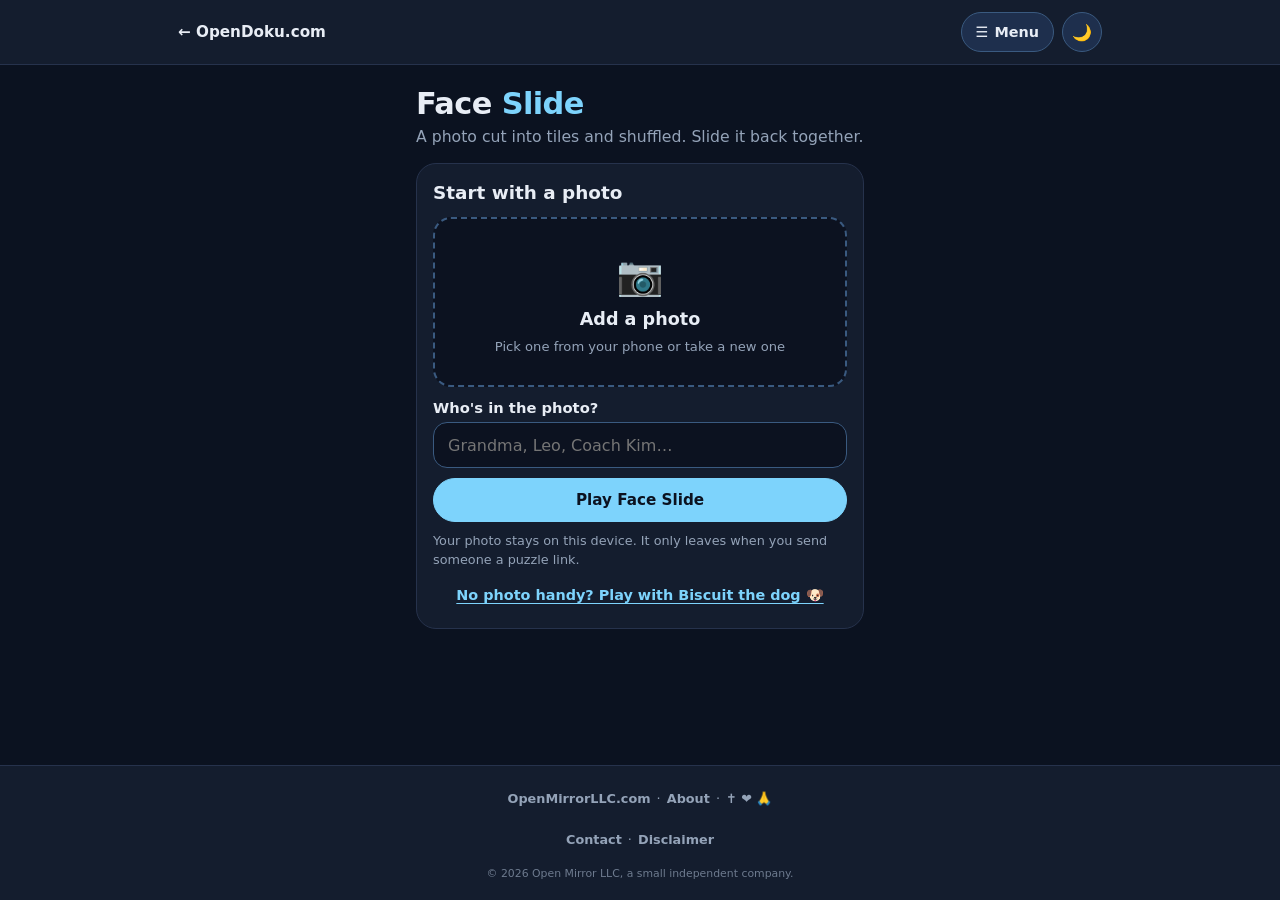
<file: face-slide/index.html>
<!DOCTYPE html>
<html lang="en">
<head>
<meta charset="UTF-8">
<meta name="viewport" content="width=device-width, initial-scale=1.0, viewport-fit=cover">
<title>Face Slide | OpenDoku</title>
<meta name="description" content="Face Slide, an OpenDoku game: add someone's photo, then slide the tiles until their picture is whole again. Send the puzzle to family or friends.">
<meta property="og:title" content="Face Slide — an OpenDoku photo puzzle">
<meta property="og:description" content="Someone's photo, cut into tiles and shuffled. Slide it back together, then send one to family or friends.">
<meta property="og:image" content="https://opendoku.com/icons/og-image.png">
<meta property="og:image:width" content="1200">
<meta property="og:image:height" content="630">
<meta name="twitter:card" content="summary_large_image">
<link rel="icon" href="data:image/svg+xml,<svg xmlns='http://www.w3.org/2000/svg' viewBox='0 0 100 100'><text y='.9em' font-size='90'>🖼️</text></svg>">
<link rel="manifest" href="/manifest.json">
<link rel="apple-touch-icon" href="/icons/apple-touch-icon.png">
<meta name="theme-color" content="#0b1220">
<script>
  /* A shared puzzle arrives after the "#" (it carries the photo). Move it into
     this tab's storage and out of the address bar before analytics loads, so
     the photo is never reported anywhere. */
  (function(){var h=location.hash;if(h.indexOf("#v=1&")!==0)return;try{sessionStorage.setItem("od_shared_v1"+location.pathname,h.slice(1));history.replaceState(null,"",location.pathname+location.search);}catch(e){}})();
  if('serviceWorker' in navigator)
    addEventListener('load',function(){navigator.serviceWorker.register('sw.js').catch(function(){});});
</script>
<!-- Google tag (gtag.js) — the opendoku.com GA4 property; shared by every game on this domain -->
<script async src="https://www.googletagmanager.com/gtag/js?id=G-PLCVJ82B8T"></script>
<script>
  window.dataLayer = window.dataLayer || [];
  function gtag(){dataLayer.push(arguments);}
  gtag('js', new Date());
  // Never report the part after "#" (a shared puzzle's photo), even if it is still there.
  gtag('config', 'G-PLCVJ82B8T', { page_location: location.origin + location.pathname + location.search });
  function gaTrack(n, p) { try { gtag('event', n, p || {}); } catch (e) {} }
</script>
<link rel="stylesheet" href="/kit/od.css">
</head>
<body data-theme="dark">

<header class="om-bar">
  <div class="om-in">
    <a href="https://opendoku.com/" title="All the OpenDoku games">← OpenDoku.com</a>
    <span class="right">
      <span class="menuwrap">
        <button id="gamesBtn" title="All the games" aria-haspopup="true" aria-expanded="false">☰<span class="lbl"> Menu</span></button>
        <nav id="gamesMenu" hidden>
          <a href="https://opendoku.com/">🧩 All games</a>
          <a href="/face-regions/">🎨 Face Regions</a>
          <a href="/face-slide/">🖼️ Face Slide</a>
          <div class="sep" aria-hidden="true"></div>
          <a href="/picture-sudoku/">🍓 Picture Sudoku</a>
          <a href="/mega-slide/">🌄 Mega Slide</a>
          <a href="/slopedoku/">🏔️ SlopeDoku</a>
          <a href="/surfdoku/">🌞 SurfDoku</a>
          <a href="/minedoku/">⛏️ MineDoku</a>
          <div class="sep" aria-hidden="true"></div>
          <a href="https://opendoku.com/about/">About OpenDoku</a>
        </nav>
      </span>
      <button id="themeBtn" class="roundbtn" title="Light / dark" aria-label="Light or dark mode">🌙</button>
    </span>
  </div>
</header>

<main class="app">
  <h1 class="title">Face <span>Slide</span></h1>
  <p class="lede">A photo cut into tiles and shuffled. Slide it back together.</p>

  <section id="welcome" class="od-card od-welcome hidden" aria-labelledby="wTitle">
    <img class="od-avatar xl" id="wPhoto" alt="">
    <h2 id="wTitle">A puzzle for you</h2>
    <p id="wText"></p>
    <span class="beat hidden" id="wBeat"></span>
    <button class="od-btn primary wide" id="wStart">Start the puzzle</button>
  </section>

  <section id="setupCard" class="od-card hidden" aria-labelledby="setupTitle">
    <h2 id="setupTitle" style="margin:0 0 10px; font-size:1.15rem; font-weight:900;">Start with a photo</h2>
    <div id="setup"></div>
  </section>

  <div id="play" class="hidden">
    <div class="od-person">
      <img class="od-avatar" id="pPhoto" alt="">
      <div class="who"><span id="pName"></span><small id="pSub"></small></div>
      <button class="od-btn" id="pChange">Change</button>
    </div>
    <div class="chips" id="sizes" role="group" aria-label="Board size"></div>
    <div class="od-rule"><span class="ico" aria-hidden="true">🖼️</span><p id="ruleText"></p></div>
    <div class="od-status"><span id="count">0 moves</span><span class="od-dim" id="clock">0:00</span></div>
    <div id="boardHost"></div>
    <p class="od-msg" id="msg" aria-live="polite"></p>
    <div class="od-toolbar">
      <button class="od-btn" id="bPeek" title="Hold to see the whole photo">👀 Peek</button>
      <button class="od-btn" id="bNums" aria-pressed="false" title="Show tile numbers">🔢 Numbers</button>
      <button class="od-btn" id="bNew">🔀 Shuffle</button>
    </div>
    <section id="win" class="od-win hidden" aria-live="polite">
      <div class="big" aria-hidden="true">🎉</div>
      <h2 id="winTitle"></h2>
      <p id="winText"></p>
      <div class="acts" id="winActs"></div>
    </section>
    <button class="od-btn primary wide" id="bShare" style="margin-top:14px">📤 Send this puzzle to someone</button>
    <details class="od-how">
      <summary>How to play</summary>
      <ul>
        <li><b>Tap a tile</b> next to the empty square to slide it in. Tap a tile further along the same row or column to slide the whole line.</li>
        <li>You can also <b>swipe</b> on the board, or use the arrow keys.</li>
        <li>The puzzle is done when the photo is whole again. The bottom-right piece drops in at the end.</li>
        <li>Hold <b>👀 Peek</b> to see the finished photo. Turn on <b>🔢 Numbers</b> if you'd like each tile numbered in order.</li>
        <li>Every shuffle can be solved.</li>
        <li><b>📤 Send</b> makes a link with the same shuffle and photo for family or friends.</li>
      </ul>
    </details>
  </div>
</main>

<footer class="om-foot">
  <div class="om-in">
    <nav aria-label="Open Mirror LLC">
      <p><a href="https://openmirrorllc.com">OpenMirrorLLC.com</a> <span aria-hidden="true">·</span>
        <a href="/about/">About</a> <span aria-hidden="true">·</span>
        <a href="https://crossheartpray.com" aria-label="Visit CrossHeartPray"><span aria-hidden="true">✝️ ❤️ 🙏</span></a></p>
      <p class="om-sub"><a href="/about/#contact">Contact</a> <span aria-hidden="true">·</span>
        <a href="/about/#disclaimer">Disclaimer</a></p>
    </nav>
    <p class="om-legal"><span style="display:inline-block">© 2026 Open Mirror LLC,</span> <span style="display:inline-block">a small independent company.</span></p>
  </div>
</footer>

<script src="/games.js" defer></script>
<script src="/kit/photo-kit.js"></script>
<script src="/kit/slide-engine.js"></script>
<script src="/kit/slide-board.js"></script>
<script>
(function () {
  "use strict";
  var K = OD_Kit, S = OD_Slide, $ = function (id) { return document.getElementById(id); };
  K.initChrome();

  var SIZES = [3, 4, 5], LABELS = { 3: "Easy", 4: "Medium", 5: "Hard" };
  var STATE_KEY = "od_fs_state_v1", SIZE_KEY = "od_fs_size", BEST_KEY = "od_fs_best_v1", NUM_KEY = "od_fs_nums";

  var shared = K.readShared(SIZES);
  if (shared && shared.g !== "slide") shared = null;
  var locked = !!shared;
  var person = null, game = null, board = null, tick = null;
  var nums = false;
  try { nums = localStorage.getItem(NUM_KEY) === "1"; } catch (e) {}

  function plural(k, word) { return k + " " + word + (k === 1 ? "" : "s"); }
  function possessive(name) { return name ? name + (/s$/i.test(name) ? "'" : "'s") + " photo" : "the photo"; }

  /* ---------- person ---------- */

  function showPerson() {
    $("pPhoto").src = person.photo;
    $("pName").textContent = person.name || "Your photo";
    $("pSub").textContent = shared ? "Sent to you" : person.sample ? "Sample photo" : "Saved on this device";
    $("pChange").textContent = shared ? "Use my photo" : person.sample ? "Add your photo" : "Change";
    if (board) board.setPicture(person.photo);
    $("ruleText").innerHTML = "";
    var b = document.createElement("b"); b.textContent = possessive(person.name);
    $("ruleText").append("Tap a tile next to the gap to slide it. Keep going until ", b, " is whole again.");
  }

  function openSetup(canCancel) {
    $("play").classList.add("hidden");
    $("setupCard").classList.remove("hidden");
    $("setupTitle").textContent = person && !person.sample ? "Change the photo" : "Start with a photo";
    K.mountPersonSetup($("setup"), {
      person: person, saveLabel: "Play Face Slide",
      onSave: function (p) { person = p; $("setupCard").classList.add("hidden"); startPlay(); },
      onCancel: canCancel ? function () { $("setupCard").classList.add("hidden"); $("play").classList.remove("hidden"); } : null,
    });
  }

  $("pChange").addEventListener("click", function () {
    if (shared) { shared = null; locked = false; game = null; stopClock(); K.dropShared(); person = K.loadPerson(); if (!person) return openSetup(false); return startPlay(); }
    openSetup(!!person);
  });

  /* ---------- game ---------- */

  function saveState() {
    if (shared || !game) return;
    K.setJSON(STATE_KEY, { n: game.n, seed: game.seed, tiles: game.tiles, moves: game.moves, elapsed: game.elapsed, won: game.won });
  }

  function validTiles(n, t) {
    if (!Array.isArray(t) || t.length !== n * n) return false;
    var seen = {};
    for (var i = 0; i < t.length; i++) { if (!(t[i] >= 0 && t[i] < n * n) || seen[t[i]]) return false; seen[t[i]] = true; }
    return S.isSolvable(n, t);
  }

  function newGame(n, seed, restore) {
    stopClock();
    var ok = restore && validTiles(n, restore.tiles);
    game = {
      n: n, seed: seed >>> 0,
      tiles: ok ? restore.tiles : S.shuffle(n, seed),
      moves: ok ? restore.moves | 0 : 0,
      elapsed: ok ? restore.elapsed | 0 : 0,
      won: ok ? !!restore.won : false,
    };
    $("win").classList.add("hidden");
    $("bShare").classList.remove("hidden");
    setMsg(game.moves ? "" : "Tap a tile next to the gap to start.");
    renderSizes();
    board = OD_SlideBoard.create($("boardHost"), {
      n: n, tiles: game.tiles, moves: game.moves, picture: person.photo, numbers: nums,
      onMove: function (st) {
        startClock();
        game.tiles = st.tiles; game.moves = st.moves;
        status(); setMsg(""); saveState();
      },
      onWin: function (st) {
        game.won = true; game.moves = st.moves; stopClock(); status(); saveState(); showWin(true);
      },
    });
    status();
    if (game.won) showWin(false);
    saveState();
  }

  function status() {
    $("count").textContent = game.moves + (game.moves === 1 ? " move" : " moves");
    $("clock").textContent = K.fmtTime(game.elapsed);
  }

  function renderSizes() {
    var host = $("sizes");
    host.classList.toggle("hidden", locked);
    host.innerHTML = "";
    SIZES.forEach(function (n) {
      var b = document.createElement("button");
      b.className = "chip"; b.type = "button";
      b.setAttribute("aria-pressed", String(game && game.n === n));
      b.innerHTML = LABELS[n] + "<small>" + n + "×" + n + "</small>";
      b.addEventListener("click", function () {
        if (game && game.n === n) return;
        if (!shared) try { localStorage.setItem(SIZE_KEY, String(n)); } catch (e) {}
        newGame(n, K.newSeed());
      });
      host.appendChild(b);
    });
  }

  function setMsg(t, kind) { var m = $("msg"); m.textContent = t; m.className = "od-msg" + (kind ? " " + kind : ""); }

  /* ---------- tools ---------- */

  var peekBtn = $("bPeek"), peekTimer = null;
  function peek(on) { if (board) board.peek(on); }
  peekBtn.addEventListener("pointerdown", function (e) { e.preventDefault(); peek(true); });
  ["pointerup", "pointerleave", "pointercancel"].forEach(function (ev) { peekBtn.addEventListener(ev, function () { peek(false); }); });
  peekBtn.addEventListener("keydown", function (e) {
    if (e.key !== "Enter" && e.key !== " ") return;
    e.preventDefault(); peek(true);
    clearTimeout(peekTimer); peekTimer = setTimeout(function () { peek(false); }, 1500);
  });
  peekBtn.addEventListener("contextmenu", function (e) { e.preventDefault(); });

  $("bNums").setAttribute("aria-pressed", String(nums));
  $("bNums").addEventListener("click", function () {
    nums = !nums;
    this.setAttribute("aria-pressed", String(nums));
    try { localStorage.setItem(NUM_KEY, nums ? "1" : "0"); } catch (e) {}
    if (board) board.setNumbers(nums);
  });
  $("bNew").addEventListener("click", function () {
    if (!game) return;
    locked = false;
    newGame(game.n, K.newSeed());
  });

  /* ---------- clock ---------- */

  function startClock() {
    if (game.won || tick) return;
    tick = setInterval(function () {
      if (document.hidden) return;
      game.elapsed++;
      $("clock").textContent = K.fmtTime(game.elapsed);
      if (game.elapsed % 5 === 0) saveState();
    }, 1000);
  }
  function stopClock() { clearInterval(tick); tick = null; }

  /* ---------- win ---------- */

  function showWin(fresh) {
    var n = game.n, name = person.name;
    var best = K.getJSON(BEST_KEY, {}), isBest = false;
    if (fresh) {
      if (!best[n] || game.moves < best[n]) { best[n] = game.moves; K.setJSON(BEST_KEY, best); isBest = true; }
      K.burst();
      gaTrack("face_slide_win", { size: n, shared: !!shared, moves: game.moves });
    }
    $("winTitle").textContent = name ? name + " is back together!" : "The photo is whole again!";
    var bits = [n + "×" + n + " in " + game.moves + (game.moves === 1 ? " move" : " moves"), K.fmtTime(game.elapsed)];
    if (isBest) bits.push("your fewest moves yet");
    if (shared && shared.m) bits.push(game.moves <= shared.m ? "you beat their " + plural(shared.m, "move") : "they took " + plural(shared.m, "move"));
    $("winText").textContent = bits.join(" · ");
    var acts = $("winActs");
    acts.innerHTML = "";
    acts.appendChild(K.btn("📤 Send this puzzle to someone", "primary", share));
    var next = SIZES[SIZES.indexOf(n) + 1];
    if (next) acts.appendChild(K.btn("Try " + LABELS[next] + " " + next + "×" + next, "", function () { locked = false; if (!shared) try { localStorage.setItem(SIZE_KEY, String(next)); } catch (e) {} newGame(next, K.newSeed()); }));
    else acts.appendChild(K.btn("🔀 Another " + n + "×" + n, "", function () { locked = false; newGame(n, K.newSeed()); }));
    if (shared) acts.appendChild(K.btn("📷 Make one with your own photo", "", function () { location.href = "/#make"; }));
    else acts.appendChild(K.btn("🎨 Play Face Regions" + (name ? " with " + name : ""), "", function () { location.href = "/face-regions/"; }));
    $("win").classList.remove("hidden");
    $("bShare").classList.add("hidden"); // the win card has its own Send button
    setMsg("");
  }

  /* ---------- share ---------- */

  function share() {
    var name = person.name;
    K.openShareSheet({
      photo: person.photo,
      title: "Face Slide" + (name ? " with " + name : ""),
      subtitle: game.n + "×" + game.n + " · the same shuffle you " + (game.won ? "just solved" : "are playing"),
      text: (name ? "I made you a Face Slide puzzle with " + name + " in it." : "I made you a Face Slide photo puzzle.") +
        (game.won ? " I did it in " + plural(game.moves, "move") + ". Your turn!" : " Slide the tiles until " + possessive(name) + " is whole again."),
      getUrl: function () {
        return K.compactPhoto(person.photo).then(function (small) {
          return location.origin + "/face-slide/#" + K.encodeShare({ g: "slide", s: game.n, k: game.seed, n: name, t: game.won ? game.elapsed : 0, m: game.won ? game.moves : 0, p: small });
        });
      },
      onShared: function (how) { gaTrack("face_slide_share", { how: how, size: game.n }); },
    });
  }
  $("bShare").addEventListener("click", share);

  /* ---------- start ---------- */

  function startPlay() {
    $("welcome").classList.add("hidden");
    $("play").classList.remove("hidden");
    showPerson();
    if (shared) return newGame(shared.s, shared.k);
    if (game) { $("win").classList.toggle("hidden", !game.won); return; }
    var st = K.getJSON(STATE_KEY, null);
    if (st && SIZES.indexOf(st.n) >= 0 && typeof st.seed === "number") return newGame(st.n, st.seed, st);
    var n = 3;
    try { var s = parseInt(localStorage.getItem(SIZE_KEY), 10); if (SIZES.indexOf(s) >= 0) n = s; } catch (e) {}
    newGame(n, K.newSeed());
  }

  if (shared) {
    person = { name: shared.n, photo: shared.p, shared: true };
    $("wPhoto").src = shared.p;
    $("wTitle").textContent = shared.n ? "A puzzle starring " + shared.n : "A photo puzzle for you";
    $("wText").textContent = "Someone sent you a Face Slide puzzle (" + shared.s + "×" + shared.s + "). Slide the tiles until " + possessive(shared.n) + " is whole again.";
    if (shared.m) { $("wBeat").textContent = "Their score: " + plural(shared.m, "move") + (shared.t ? " in " + K.fmtTime(shared.t) : ""); $("wBeat").classList.remove("hidden"); }
    $("welcome").classList.remove("hidden");
    $("wStart").addEventListener("click", startPlay);
    $("wStart").focus();
  } else {
    person = K.loadPerson();
    if (person) startPlay(); else openSetup(false);
  }

  // test hooks (used by the automated checks; harmless for players)
  window.faceSlide = {
    get game() { return game; },
    get board() { return board; },
  };
})();
</script>
</body>
</html>
</file>
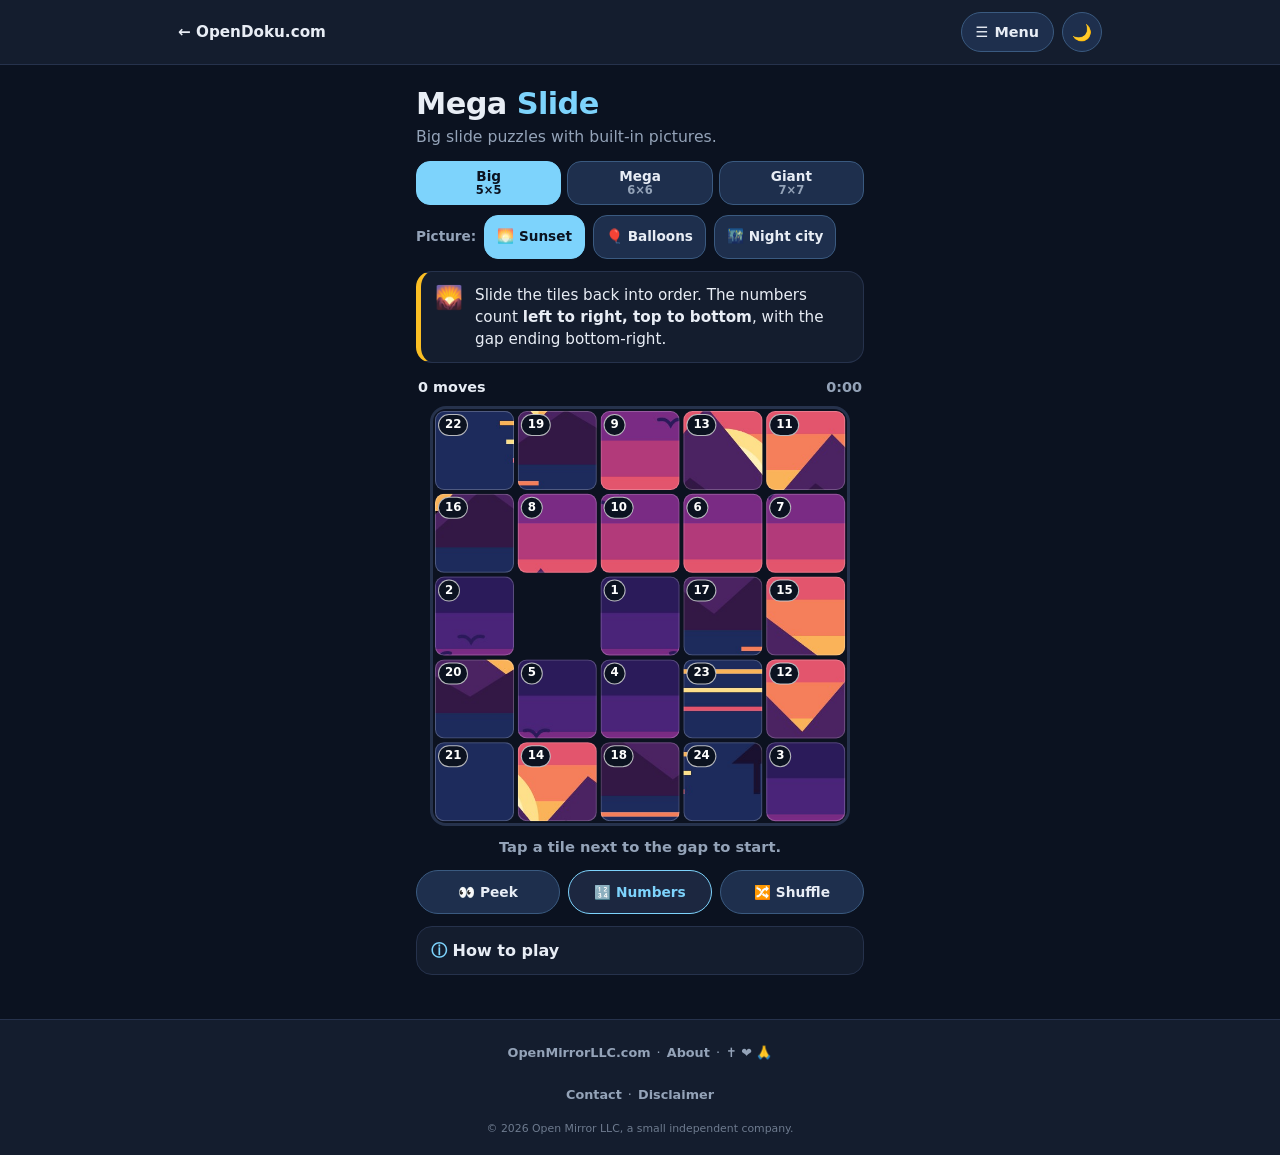
<file: mega-slide/index.html>
<!DOCTYPE html>
<html lang="en">
<head>
<meta charset="UTF-8">
<meta name="viewport" content="width=device-width, initial-scale=1.0, viewport-fit=cover">
<title>Mega Slide | OpenDoku</title>
<meta name="description" content="Mega Slide, an OpenDoku Original: big slide puzzles with built-in pictures, 5×5, 6×6, and 7×7.">
<meta property="og:title" content="Mega Slide — an OpenDoku Original">
<meta property="og:description" content="Big slide puzzles with built-in pictures: 5×5, 6×6, and 7×7.">
<meta property="og:image" content="https://opendoku.com/icons/og-image.png">
<meta property="og:image:width" content="1200">
<meta property="og:image:height" content="630">
<meta name="twitter:card" content="summary_large_image">
<link rel="icon" href="data:image/svg+xml,<svg xmlns='http://www.w3.org/2000/svg' viewBox='0 0 100 100'><text y='.9em' font-size='90'>🌄</text></svg>">
<link rel="manifest" href="/manifest.json">
<link rel="apple-touch-icon" href="/icons/apple-touch-icon.png">
<meta name="theme-color" content="#0b1220">
<script>
  if('serviceWorker' in navigator)
    addEventListener('load',function(){navigator.serviceWorker.register('sw.js').catch(function(){});});
</script>
<!-- Google tag (gtag.js) — the opendoku.com GA4 property; shared by every game on this domain -->
<script async src="https://www.googletagmanager.com/gtag/js?id=G-PLCVJ82B8T"></script>
<script>
  window.dataLayer = window.dataLayer || [];
  function gtag(){dataLayer.push(arguments);}
  gtag('js', new Date());
  gtag('config', 'G-PLCVJ82B8T');
  function gaTrack(n, p) { try { gtag('event', n, p || {}); } catch (e) {} }
</script>
<link rel="stylesheet" href="/kit/od.css">
<style>
  .setrow{display:flex; align-items:center; gap:8px; margin-top:10px; flex-wrap:wrap;}
  .setrow .lbl{font-weight:800; font-size:.85rem; color:var(--dim);}
  .setrow .chip{flex:0 0 auto; min-width:0; padding:6px 12px; font-size:.85rem;}
</style>
</head>
<body data-theme="dark">

<header class="om-bar">
  <div class="om-in">
    <a href="https://opendoku.com/" title="All the OpenDoku games">← OpenDoku.com</a>
    <span class="right">
      <span class="menuwrap">
        <button id="gamesBtn" title="All the games" aria-haspopup="true" aria-expanded="false">☰<span class="lbl"> Menu</span></button>
        <nav id="gamesMenu" hidden>
          <a href="https://opendoku.com/">🧩 All games</a>
          <a href="/face-regions/">🎨 Face Regions</a>
          <a href="/face-slide/">🖼️ Face Slide</a>
          <div class="sep" aria-hidden="true"></div>
          <a href="/picture-sudoku/">🍓 Picture Sudoku</a>
          <a href="/mega-slide/">🌄 Mega Slide</a>
          <a href="/slopedoku/">🏔️ SlopeDoku</a>
          <a href="/surfdoku/">🌞 SurfDoku</a>
          <a href="/minedoku/">⛏️ MineDoku</a>
          <div class="sep" aria-hidden="true"></div>
          <a href="https://opendoku.com/about/">About OpenDoku</a>
        </nav>
      </span>
      <button id="themeBtn" class="roundbtn" title="Light / dark" aria-label="Light or dark mode">🌙</button>
    </span>
  </div>
</header>

<main class="app">
  <h1 class="title">Mega <span>Slide</span></h1>
  <p class="lede">Big slide puzzles with built-in pictures.</p>

  <div class="chips" id="sizes" role="group" aria-label="Board size"></div>
  <div class="setrow" role="group" aria-label="Picture"><span class="lbl">Picture:</span><span id="pics" class="setrow" style="margin:0"></span></div>
  <div class="od-rule"><span class="ico" aria-hidden="true">🌄</span><p>Slide the tiles back into order. The numbers count <b>left to right, top to bottom</b>, with the gap ending bottom-right.</p></div>
  <div class="od-status"><span id="count">0 moves</span><span class="od-dim" id="clock">0:00</span></div>
  <div id="boardHost"></div>
  <p class="od-msg" id="msg" aria-live="polite"></p>
  <div class="od-toolbar">
    <button class="od-btn" id="bPeek" title="Hold to see the whole picture">👀 Peek</button>
    <button class="od-btn" id="bNums" aria-pressed="true" title="Show tile numbers">🔢 Numbers</button>
    <button class="od-btn" id="bNew">🔀 Shuffle</button>
  </div>
  <section id="win" class="od-win hidden" aria-live="polite">
    <div class="big" aria-hidden="true">🎉</div>
    <h2>Picture complete!</h2>
    <p id="winText"></p>
    <div class="acts" id="winActs"></div>
  </section>
  <details class="od-how">
    <summary>How to play</summary>
    <ul>
      <li><b>Tap a tile</b> next to the empty square to slide it in. Tap a tile further along the same row or column to slide the whole line at once.</li>
      <li>You can also <b>swipe</b> on the board, or use the arrow keys.</li>
      <li>Put the tiles in order: 1 in the top-left, counting across each row, with the gap ending in the bottom-right.</li>
      <li>A good way in: finish the top row, then the left column, and keep shrinking the puzzle.</li>
      <li>Hold <b>👀 Peek</b> to see the finished picture. <b>🔢 Numbers</b> turns the tile numbers on or off.</li>
      <li>Every shuffle can be solved.</li>
    </ul>
  </details>
</main>

<footer class="om-foot">
  <div class="om-in">
    <nav aria-label="Open Mirror LLC">
      <p><a href="https://openmirrorllc.com">OpenMirrorLLC.com</a> <span aria-hidden="true">·</span>
        <a href="/about/">About</a> <span aria-hidden="true">·</span>
        <a href="https://crossheartpray.com" aria-label="Visit CrossHeartPray"><span aria-hidden="true">✝️ ❤️ 🙏</span></a></p>
      <p class="om-sub"><a href="/about/#contact">Contact</a> <span aria-hidden="true">·</span>
        <a href="/about/#disclaimer">Disclaimer</a></p>
    </nav>
    <p class="om-legal"><span style="display:inline-block">© 2026 Open Mirror LLC,</span> <span style="display:inline-block">a small independent company.</span></p>
  </div>
</footer>

<script src="/games.js" defer></script>
<script src="/kit/photo-kit.js"></script>
<script src="/kit/slide-engine.js"></script>
<script src="/kit/slide-board.js"></script>
<script>
(function () {
  "use strict";
  var K = OD_Kit, S = OD_Slide, $ = function (id) { return document.getElementById(id); };
  K.initChrome();

  var SIZES = [5, 6, 7], LABELS = { 5: "Big", 6: "Mega", 7: "Giant" };
  var STATE_KEY = "od_ms_state_v1", PREF_KEY = "od_ms_prefs", BEST_KEY = "od_ms_best_v1";

  /* ---------- built-in pictures (drawn here, no image files) ---------- */

  var W = 720;
  function canvas() { var c = document.createElement("canvas"); c.width = c.height = W; return c; }
  function circle(x, cx, cy, r, color) { x.fillStyle = color; x.beginPath(); x.arc(cx, cy, r, 0, Math.PI * 2); x.fill(); }
  function poly(x, pts, color) { x.fillStyle = color; x.beginPath(); x.moveTo(pts[0], pts[1]); for (var i = 2; i < pts.length; i += 2) x.lineTo(pts[i], pts[i + 1]); x.closePath(); x.fill(); }

  function drawSunset() {
    var c = canvas(), x = c.getContext("2d");
    ["#2b1b5a", "#4a2479", "#7a2c84", "#b23a7a", "#e2556c", "#f47f5a", "#fbb35a"].forEach(function (col, i) {
      x.fillStyle = col; x.fillRect(0, i * 66, W, 67);
    });
    circle(x, 360, 430, 110, "#ffe08a");
    circle(x, 360, 430, 84, "#fff1b8");
    poly(x, [0, 470, 120, 330, 210, 420, 330, 280, 470, 450, 560, 350, 720, 470, 720, 520, 0, 520], "#4b2363");
    poly(x, [0, 500, 90, 420, 200, 500, 300, 410, 420, 500, 520, 430, 640, 500, 720, 450, 720, 540, 0, 540], "#331846");
    x.fillStyle = "#1d2b5c"; x.fillRect(0, 530, W, 190);
    ["#f47f5a", "#fbb35a", "#ffe08a", "#e2556c"].forEach(function (col, i) {
      x.fillStyle = col; x.fillRect(250 + i * 12, 560 + i * 34, 220 - i * 24, 8);
    });
    x.strokeStyle = "#2b1b5a"; x.lineWidth = 6; x.lineCap = "round";
    [[150, 150], [210, 120], [560, 170], [610, 140]].forEach(function (p) {
      x.beginPath(); x.moveTo(p[0] - 22, p[1] - 10); x.quadraticCurveTo(p[0] - 8, p[1] - 14, p[0], p[1]); x.quadraticCurveTo(p[0] + 8, p[1] - 14, p[0] + 22, p[1] - 10); x.stroke();
    });
    x.fillStyle = "#1a1030";
    x.fillRect(560, 610, 12, 60); poly(x, [520, 615, 612, 615, 566, 575], "#1a1030");
    return c.toDataURL("image/jpeg", 0.9);
  }

  function drawBalloons() {
    var c = canvas(), x = c.getContext("2d");
    x.fillStyle = "#8fd3ff"; x.fillRect(0, 0, W, W);
    x.fillStyle = "#b9e4ff"; x.fillRect(0, 0, W, 180);
    function cloud(cx, cy, s) { [[0, 0, 1], [-0.9, 0.25, 0.7], [0.9, 0.25, 0.75], [0.35, -0.45, 0.75], [-0.4, -0.35, 0.6]].forEach(function (b) { circle(x, cx + b[0] * 50 * s, cy + b[1] * 50 * s, b[2] * 50 * s, "#ffffff"); }); }
    cloud(130, 140, 1.1); cloud(560, 90, 0.9); cloud(470, 330, 0.8); cloud(90, 470, 0.7);
    poly(x, [0, 610, 160, 560, 330, 600, 500, 545, 720, 600, 720, 720, 0, 720], "#f0b46a");
    poly(x, [0, 660, 200, 630, 420, 670, 720, 640, 720, 720, 0, 720], "#d98f4e");
    function balloon(cx, cy, r, colors) {
      var stripes = colors.length;
      for (var i = 0; i < stripes; i++) {
        x.fillStyle = colors[i];
        x.beginPath();
        x.ellipse(cx, cy, r * (1 - i / stripes), r * 1.12, 0, 0, Math.PI * 2);
        x.fill();
      }
      poly(x, [cx - r * 0.55, cy + r * 0.85, cx + r * 0.55, cy + r * 0.85, cx + r * 0.22, cy + r * 1.35, cx - r * 0.22, cy + r * 1.35], colors[0]);
      x.strokeStyle = "#5b3a1e"; x.lineWidth = 3;
      x.beginPath(); x.moveTo(cx - r * 0.22, cy + r * 1.35); x.lineTo(cx - r * 0.18, cy + r * 1.62); x.moveTo(cx + r * 0.22, cy + r * 1.35); x.lineTo(cx + r * 0.18, cy + r * 1.62); x.stroke();
      x.fillStyle = "#8a5a2b"; x.fillRect(cx - r * 0.22, cy + r * 1.62, r * 0.44, r * 0.3);
    }
    balloon(200, 300, 95, ["#e5484d", "#ffd166", "#e5484d"]);
    balloon(470, 200, 70, ["#7c5cd6", "#ffffff", "#7c5cd6"]);
    balloon(560, 430, 60, ["#ff8c42", "#ffe08a"]);
    balloon(330, 120, 45, ["#3b82f6", "#ffffff"]);
    balloon(110, 560, 38, ["#e879f9", "#fde68a"]);
    return c.toDataURL("image/jpeg", 0.9);
  }

  function drawNight() {
    var c = canvas(), x = c.getContext("2d"), rnd = S.rng(20261017);
    x.fillStyle = "#0f1a3a"; x.fillRect(0, 0, W, W);
    x.fillStyle = "#16244d"; x.fillRect(0, 300, W, 200);
    for (var i = 0; i < 90; i++) circle(x, rnd() * W, rnd() * 380, rnd() * 2.6 + 0.8, i % 9 ? "#e8edf5" : "#fde68a");
    circle(x, 560, 130, 70, "#fdf4c4");
    circle(x, 535, 112, 14, "#efe2a5"); circle(x, 585, 150, 10, "#efe2a5"); circle(x, 570, 100, 7, "#efe2a5");
    var xpos = 0;
    while (xpos < W) {
      var w = 60 + rnd() * 70, h = 160 + rnd() * 300, top = 720 - h;
      x.fillStyle = rnd() < 0.5 ? "#1f2b52" : "#28376a";
      x.fillRect(xpos, top, w, h);
      if (rnd() < 0.3) { x.fillRect(xpos + w / 2 - 4, top - 40, 8, 40); circle(x, xpos + w / 2, top - 42, 6, "#f87171"); }
      for (var wy = top + 16; wy < 700; wy += 26) {
        for (var wx = xpos + 10; wx < xpos + w - 14; wx += 20) {
          if (rnd() < 0.55) { x.fillStyle = rnd() < 0.8 ? "#ffd76a" : "#7dd3fc"; x.fillRect(wx, wy, 10, 14); }
        }
      }
      xpos += w + 4;
    }
    x.fillStyle = "#0b1220"; x.fillRect(0, 690, W, 30);
    return c.toDataURL("image/jpeg", 0.9);
  }

  var PICS = {
    sunset: { label: "🌅 Sunset", draw: drawSunset },
    balloons: { label: "🎈 Balloons", draw: drawBalloons },
    night: { label: "🌃 Night city", draw: drawNight },
  };
  var picCache = {};
  function picture(k) { return picCache[k] || (picCache[k] = PICS[k].draw()); }

  /* ---------- game ---------- */

  var prefs = K.getJSON(PREF_KEY, { size: 5, pic: "sunset", nums: true });
  if (SIZES.indexOf(prefs.size) < 0) prefs.size = 5;
  if (!PICS[prefs.pic]) prefs.pic = "sunset";
  if (typeof prefs.nums !== "boolean") prefs.nums = true;
  var game = null, board = null, tick = null;

  function saveState() {
    if (!game) return;
    K.setJSON(STATE_KEY, { n: game.n, seed: game.seed, tiles: game.tiles, moves: game.moves, elapsed: game.elapsed, won: game.won });
  }

  function validTiles(n, t) {
    if (!Array.isArray(t) || t.length !== n * n) return false;
    var seen = {};
    for (var i = 0; i < t.length; i++) { if (!(t[i] >= 0 && t[i] < n * n) || seen[t[i]]) return false; seen[t[i]] = true; }
    return S.isSolvable(n, t);
  }

  function newGame(n, seed, restore) {
    stopClock();
    var ok = restore && validTiles(n, restore.tiles);
    game = {
      n: n, seed: seed >>> 0,
      tiles: ok ? restore.tiles : S.shuffle(n, seed),
      moves: ok ? restore.moves | 0 : 0,
      elapsed: ok ? restore.elapsed | 0 : 0,
      won: ok ? !!restore.won : false,
    };
    $("win").classList.add("hidden");
    setMsg(game.moves ? "" : "Tap a tile next to the gap to start.");
    renderChips();
    board = OD_SlideBoard.create($("boardHost"), {
      n: n, tiles: game.tiles, moves: game.moves, picture: picture(prefs.pic), numbers: prefs.nums,
      onMove: function (st) { startClock(); game.tiles = st.tiles; game.moves = st.moves; status(); setMsg(""); saveState(); },
      onWin: function (st) { game.won = true; game.moves = st.moves; stopClock(); status(); saveState(); showWin(true); },
    });
    status();
    if (game.won) showWin(false);
    saveState();
  }

  function status() {
    $("count").textContent = game.moves + (game.moves === 1 ? " move" : " moves");
    $("clock").textContent = K.fmtTime(game.elapsed);
  }

  function renderChips() {
    var host = $("sizes");
    host.innerHTML = "";
    SIZES.forEach(function (n) {
      var b = document.createElement("button");
      b.className = "chip"; b.type = "button";
      b.setAttribute("aria-pressed", String(game.n === n));
      b.innerHTML = LABELS[n] + "<small>" + n + "×" + n + "</small>";
      b.addEventListener("click", function () {
        if (game.n === n) return;
        prefs.size = n; K.setJSON(PREF_KEY, prefs);
        newGame(n, K.newSeed());
      });
      host.appendChild(b);
    });
    var ph = $("pics");
    ph.innerHTML = "";
    Object.keys(PICS).forEach(function (k) {
      var b = document.createElement("button");
      b.className = "chip"; b.type = "button";
      b.setAttribute("aria-pressed", String(prefs.pic === k));
      b.textContent = PICS[k].label;
      b.addEventListener("click", function () {
        prefs.pic = k; K.setJSON(PREF_KEY, prefs);
        renderChips();
        if (board) board.setPicture(picture(k));
      });
      ph.appendChild(b);
    });
  }

  function setMsg(t, kind) { var m = $("msg"); m.textContent = t; m.className = "od-msg" + (kind ? " " + kind : ""); }

  var peekBtn = $("bPeek"), peekTimer = null;
  function peek(on) { if (board) board.peek(on); }
  peekBtn.addEventListener("pointerdown", function (e) { e.preventDefault(); peek(true); });
  ["pointerup", "pointerleave", "pointercancel"].forEach(function (ev) { peekBtn.addEventListener(ev, function () { peek(false); }); });
  peekBtn.addEventListener("keydown", function (e) {
    if (e.key !== "Enter" && e.key !== " ") return;
    e.preventDefault(); peek(true);
    clearTimeout(peekTimer); peekTimer = setTimeout(function () { peek(false); }, 1500);
  });
  peekBtn.addEventListener("contextmenu", function (e) { e.preventDefault(); });

  $("bNums").setAttribute("aria-pressed", String(prefs.nums));
  $("bNums").addEventListener("click", function () {
    prefs.nums = !prefs.nums; K.setJSON(PREF_KEY, prefs);
    this.setAttribute("aria-pressed", String(prefs.nums));
    if (board) board.setNumbers(prefs.nums);
  });
  $("bNew").addEventListener("click", function () { newGame(game.n, K.newSeed()); });

  function startClock() {
    if (game.won || tick) return;
    tick = setInterval(function () {
      if (document.hidden) return;
      game.elapsed++;
      $("clock").textContent = K.fmtTime(game.elapsed);
      if (game.elapsed % 5 === 0) saveState();
    }, 1000);
  }
  function stopClock() { clearInterval(tick); tick = null; }

  function showWin(fresh) {
    var n = game.n, best = K.getJSON(BEST_KEY, {}), isBest = false;
    if (fresh) {
      if (!best[n] || game.moves < best[n]) { best[n] = game.moves; K.setJSON(BEST_KEY, best); isBest = true; }
      K.burst();
      gaTrack("mega_slide_win", { size: n, moves: game.moves });
    }
    var bits = [n + "×" + n + " in " + game.moves + (game.moves === 1 ? " move" : " moves"), K.fmtTime(game.elapsed)];
    if (isBest) bits.push("your fewest moves yet");
    $("winText").textContent = bits.join(" · ");
    var acts = $("winActs");
    acts.innerHTML = "";
    var next = SIZES[SIZES.indexOf(n) + 1];
    if (next) acts.appendChild(K.btn("Try " + LABELS[next] + " " + next + "×" + next, "primary", function () { prefs.size = next; K.setJSON(PREF_KEY, prefs); newGame(next, K.newSeed()); }));
    acts.appendChild(K.btn("🔀 Another " + n + "×" + n, next ? "" : "primary", function () { newGame(n, K.newSeed()); }));
    acts.appendChild(K.btn("🖼️ Slide someone's photo instead", "", function () { location.href = "/face-slide/"; }));
    $("win").classList.remove("hidden");
    setMsg("");
  }

  var st = K.getJSON(STATE_KEY, null);
  if (st && SIZES.indexOf(st.n) >= 0 && typeof st.seed === "number") newGame(st.n, st.seed, st);
  else newGame(prefs.size, K.newSeed());

  window.megaSlide = { get game() { return game; }, get board() { return board; } };
})();
</script>
</body>
</html>
</file>
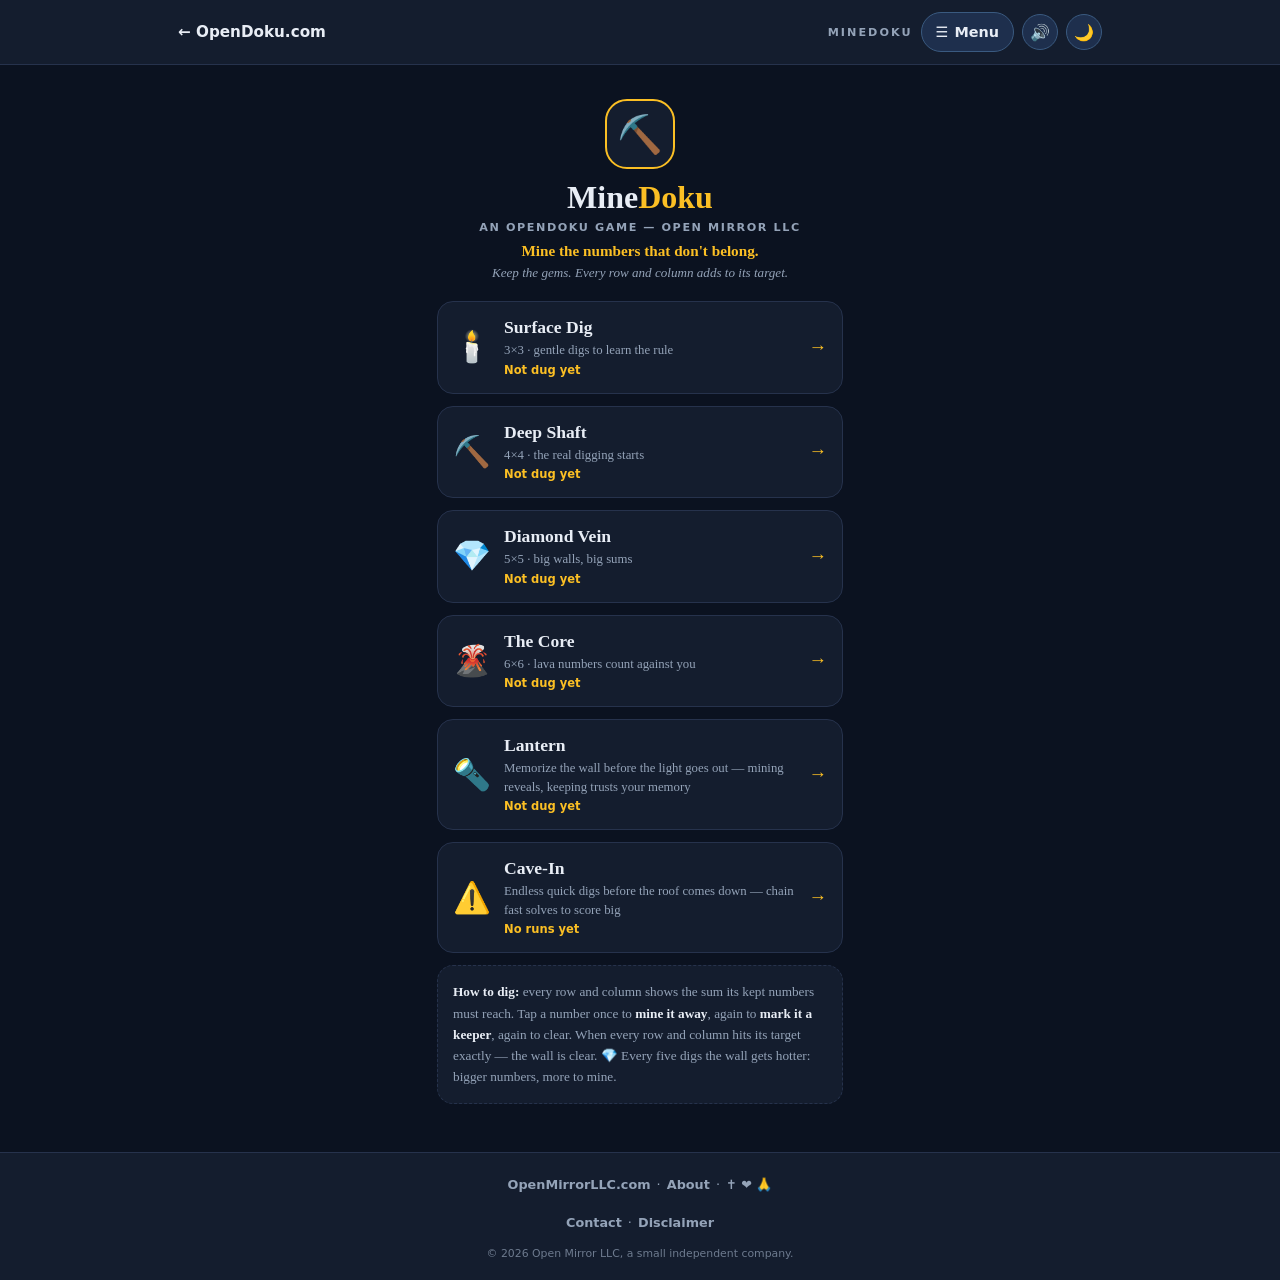
<file: minedoku/index.html>
<!DOCTYPE html>
<html lang="en">
<head>
<meta charset="UTF-8">
<meta name="viewport" content="width=device-width, initial-scale=1.0">
<!-- __DOKU_HEAD_START__ -->
<title>MineDoku | OpenDoku</title>
<meta name="description" content="MineDoku, an OpenDoku game: Mine the numbers that don't belong — every row and column adds to its target. Surface Dig to The Core, plus Lantern memory digs and Cave-In.">
<meta property="og:title" content="MineDoku — an OpenDoku game">
<meta property="og:description" content="Mine the numbers that don't belong — every row and column adds to its target. Surface Dig to The Core, plus Lantern memory digs and Cave-In.">
<meta property="og:image" content="https://opendoku.com/icons/og-image.png">
<meta property="og:image:width" content="1200">
<meta property="og:image:height" content="630">
<meta name="twitter:card" content="summary_large_image">
<link rel="icon" href="data:image/svg+xml,<svg xmlns='http://www.w3.org/2000/svg' viewBox='0 0 100 100'><text y='.9em' font-size='90'>⛏️</text></svg>">
<link rel="manifest" href="manifest.json">
<link rel="apple-touch-icon" href="icons/apple-touch-icon.png">
<meta name="theme-color" content="#0b1220">
<!-- __DOKU_HEAD_END__ -->
<script>
  if('serviceWorker' in navigator)
    addEventListener('load',()=>navigator.serviceWorker.register('sw.js').catch(()=>{}));
</script>
<!-- Google tag (gtag.js) — the opendoku.com GA4 property; shared by every game on this domain -->
<script async src="https://www.googletagmanager.com/gtag/js?id=G-PLCVJ82B8T"></script>
<script>
  window.dataLayer = window.dataLayer || [];
  function gtag(){dataLayer.push(arguments);}
  gtag('js', new Date());
  gtag('config', 'G-PLCVJ82B8T');
  function gaTrack(n, p) { try { gtag('event', n, p || {}); } catch (e) {} }
</script>
<style>
  :root{
    --bg:#0b1220; --panel:#141d2e; --border:#26324c;
    --ink:#e8edf5; --dim:#94a3b8; --accent:#7dd3fc;
    --btn:#1e2f4d; --btnbd:#3a5a80;
    --good:#4ade80; --bad:#f87171; --lava:#f87171;
    --cellbg:#1a2438; --minedbg:#0d1322;
  }
  [data-theme="light"]{
    --bg:#fefcf9; --panel:#ffffff; --border:#e4e4e7;
    --ink:#1c1917; --dim:#57534e; --accent:#0284c7;
    --btn:#f4f4f5; --btnbd:#d4d4d8;
    --good:#16a34a; --bad:#dc2626; --lava:#dc2626;
    --cellbg:#f5f5f4; --minedbg:#e7e5e4;
  }
  *{box-sizing:border-box;}
  body{
    margin:0; min-height:100vh; background:var(--bg); color:var(--ink);
    font-family:Georgia,'Times New Roman',serif;
    display:flex; flex-direction:column; align-items:center;
    -webkit-tap-highlight-color:transparent;
  }
  button{font-family:inherit; color:var(--ink); background:var(--btn); border:1px solid var(--btnbd); border-radius:10px; padding:10px 14px; cursor:pointer; font-size:.95rem; touch-action:manipulation;}
  button:disabled{opacity:.45; cursor:default;}
  .om-bar{width:100%; background:var(--panel); border-bottom:1px solid var(--border); font-family:system-ui,sans-serif;}
  .om-in{max-width:960px; margin:0 auto; padding:12px 18px; display:flex; align-items:center; justify-content:space-between; gap:10px;}
  .om-bar a{font-weight:800; font-size:.95rem; color:var(--ink); text-decoration:none;}
  .om-bar .right{display:flex; align-items:center; gap:8px;}
  .om-bar .site{font-size:.7rem; font-weight:900; letter-spacing:.18em; color:var(--dim);}
  .menuwrap{position:relative; display:inline-flex;}
  #gamesMenu{position:absolute; right:0; top:calc(100% + 8px); width:230px; max-width:calc(100vw - 2rem); max-height:min(70vh,30rem); overflow-y:auto; overflow-x:hidden; background:var(--panel); border:1px solid var(--border); border-radius:16px; padding:8px; z-index:60; box-shadow:0 20px 40px rgba(0,0,0,.4); font-family:system-ui,sans-serif; text-align:left;}
  #gamesMenu[hidden]{display:none;}
  #gamesMenu a{display:flex; align-items:center; gap:10px; min-height:44px; box-sizing:border-box; padding:10px 14px; border-radius:12px; font-weight:600; font-size:.92rem; color:var(--ink); text-decoration:none;}
  #gamesMenu a:hover{background:var(--btn);}
  #gamesMenu .sep{border-top:1px solid var(--border); margin:6px 4px;}
  @media (max-width:430px){.om-bar .site{display:none;}}
  .roundbtn{border-radius:50%; width:36px; height:36px; padding:0; font-size:1rem;}
  .app{width:100%; max-width:430px; padding:14px 12px 48px; margin:0 auto;}
  .hero{text-align:center; padding:20px 0 8px;}
  .brand{width:70px; height:70px; margin:0 auto 10px; border-radius:22px; background:var(--panel); border:2px solid var(--accent); display:flex; align-items:center; justify-content:center; font-size:2.3rem;}
  h1{font-size:2rem; margin:0;}
  h1 span{color:var(--accent);}
  .series{margin:5px 0 0; font-size:.7rem; font-weight:900; letter-spacing:.14em; text-transform:uppercase; color:var(--dim); font-family:system-ui,sans-serif;}
  .tag{margin:8px 0 0; font-size:.95rem; font-weight:bold; color:var(--accent);}
  .sub{margin:5px 0 0; font-size:.82rem; color:var(--dim); font-style:italic;}
  .card{display:block; width:100%; text-align:left; background:var(--panel); border:1px solid var(--border); border-radius:16px; padding:15px; margin-top:12px; color:var(--ink);}
  .card:hover{border-color:var(--accent);}
  .card .row{display:flex; align-items:center; gap:13px;}
  .card .ico{font-size:1.9rem; flex-shrink:0;}
  .card h2{margin:0; font-size:1.1rem;}
  .card p{margin:3px 0 0; font-size:.8rem; color:var(--dim); line-height:1.45;}
  .card .go{margin-left:auto; color:var(--accent); font-weight:bold; font-size:1.15rem; flex-shrink:0;}
  .card .stat{font-size:.72rem; color:var(--accent); font-weight:bold; font-family:system-ui,sans-serif; margin-top:4px;}
  .howto{border-style:dashed; font-size:.83rem; color:var(--dim); line-height:1.6;}
  .howto b{color:var(--ink);}
  /* ---- game screen ---- */
  .topline{display:flex; align-items:center; justify-content:space-between; gap:8px; margin:10px 0 4px; font-family:system-ui,sans-serif;}
  .topline .mode{font-weight:900; font-size:1rem;}
  .topline .meta{font-size:.78rem; color:var(--dim); font-weight:700;}
  .boardwrap{background:var(--panel); border:1px solid var(--border); border-radius:16px; padding:12px; margin-top:8px;}
  table.board{border-collapse:separate; border-spacing:5px; margin:0 auto; font-family:system-ui,sans-serif;}
  td.cell{background:var(--cellbg); border:2px solid var(--border); border-radius:10px; text-align:center; font-weight:900; cursor:pointer; user-select:none; position:relative; transition:background .12s,border-color .12s,opacity .12s; touch-action:manipulation;}
  td.cell.mined{background:var(--minedbg); border-style:dashed; opacity:.55;}
  td.cell.mined .v{text-decoration:line-through; color:var(--dim);}
  td.cell.gem{border-color:var(--accent); box-shadow:0 0 0 1px var(--accent);}
  td.cell.hintflash{animation:hf .8s;}
  @keyframes hf{0%,100%{box-shadow:none}40%{box-shadow:0 0 0 3px var(--good)}}
  td.cell .v.neg{color:var(--lava);}
  td.tgt{font-size:.8rem; font-weight:900; color:var(--dim); text-align:center; min-width:34px;}
  td.tgt.ok{color:var(--good);}
  td.tgt.over{color:var(--bad);}
  td.tgt .cur{display:block; font-size:.62rem; font-weight:700; opacity:.8;}
  .toolrow{display:flex; gap:8px; margin-top:10px; font-family:system-ui,sans-serif;}
  .toolrow button{flex:1; font-size:.85rem; padding:9px 6px;}
  .banner{margin-top:10px; text-align:center; font-family:system-ui,sans-serif; font-size:.85rem; color:var(--dim); min-height:1.2em;}
  .winbox{background:var(--panel); border:2px solid var(--good); border-radius:16px; padding:18px; margin-top:12px; text-align:center; font-family:system-ui,sans-serif;}
  .winbox .big{font-size:2rem;}
  .winbox h3{margin:6px 0 2px; font-size:1.15rem;}
  .winbox p{margin:4px 0 10px; font-size:.85rem; color:var(--dim);}
  .meterwrap{background:var(--minedbg); border:1px solid var(--border); border-radius:8px; height:16px; overflow:hidden; margin-top:8px;}
  .meter{height:100%; background:var(--accent); transition:width .25s linear;}
  .meter.low{background:var(--bad);}
  .dangertop{display:flex; justify-content:space-between; font-family:system-ui,sans-serif; font-size:.82rem; font-weight:800; margin-top:8px;}
  .studyring{font-family:system-ui,sans-serif; font-weight:900; color:var(--accent); text-align:center; font-size:.95rem; margin-top:8px;}
  .om-foot{width:100%; margin-top:auto; background:var(--panel); border-top:1px solid var(--border); font-family:system-ui,sans-serif; font-size:.8rem; color:var(--dim);}
  .om-foot .om-in{display:block; text-align:center; padding:10px 16px calc(18px + env(safe-area-inset-bottom,0px));}
  .om-foot a{display:inline-block;padding:9px 2px;text-decoration:none; font-weight:900; color:var(--dim);}
  .om-foot p{margin:5px 0;}
  .om-foot .om-sub a{font-weight:700;}.om-foot .om-legal{font-size:.68rem;opacity:.7;margin:6px auto 0;line-height:1.6;}.om-foot a:focus-visible{outline:2px solid var(--dim);outline-offset:2px;}.om-foot a:hover{text-decoration:underline;text-underline-offset:4px;}
  .hidden{display:none !important;}
  /* om-fam-standard: match the Open Mirror family menu (pill trigger + rows) */
  #gamesBtn{display:inline-flex; align-items:center; gap:6px; width:auto; min-height:40px; padding:8px 14px; border-radius:999px; font-size:.9rem; font-weight:900; font-family:system-ui,sans-serif;}
  @media(max-width:640px){#gamesBtn .lbl{display:none;}}
  .om-in{position:relative;}
  .menuwrap{position:static;}
  #gamesMenu{right:16px;}
</style>

<script src="/games.js" defer></script>
  <!-- Refresh starts at the top (Open Mirror family standard): opt out of the
       browser's reload scroll restore only; back/forward + #anchors stay native. -->
  <script>(function(){try{var n=performance.getEntriesByType("navigation")[0];if(!n||n.type!=="reload"||location.hash)return;var armed=true,poll;var disarm=function(){armed=false;clearInterval(poll);removeEventListener("scroll",clamp,true);};var clamp=function(){if(armed&&(window.scrollY||window.scrollX))window.scrollTo(0,0);};addEventListener("scroll",clamp,true);["wheel","touchstart","keydown","pointerdown"].forEach(function(t){addEventListener(t,disarm,{once:true,capture:true,passive:true});});window.scrollTo(0,0);poll=setInterval(clamp,100);addEventListener("load",function(){setTimeout(function(){clamp();disarm();},250);},{once:true});setTimeout(disarm,8000);}catch(e){}})();</script>
</head>
<body data-theme="dark">

<header class="om-bar">
  <div class="om-in">
    <a href="https://opendoku.com/" title="All the OpenDoku games">← OpenDoku.com</a>
    <span class="right">
      <span class="site" id="siteLabel"></span>
      <span class="menuwrap">
        <button id="gamesBtn" class="roundbtn" title="All the games" aria-haspopup="true" aria-expanded="false">☰<span class="lbl"> Menu</span></button>
        <nav id="gamesMenu" hidden>
          <a href="https://opendoku.com/">🧩 All games</a>
          <a href="/slopedoku/">🏔️ SlopeDoku</a>
          <a href="/surfdoku/">🌞 SurfDoku</a>
          <a href="/minedoku/">⛏️ MineDoku</a>
          <div class="sep" aria-hidden="true"></div>
          <a href="https://opendoku.com/about/">About OpenDoku</a>
          <div class="sep" aria-hidden="true"></div>
        </nav>
      </span>
      <button id="sndBtn" class="roundbtn" title="Sound on / off">🔊</button>
      <button id="themeBtn" class="roundbtn" title="Light / dark" aria-label="Light or dark mode">🌙</button>
    </span>
  </div>
</header>

<div class="app">

  <!-- ================= MENU ================= -->
  <div id="menu">
    <div class="hero">
      <div class="brand" id="brandIco" aria-hidden="true"></div>
      <h1 id="titleH1"></h1>
      <p class="series" id="seriesLine"></p>
      <p class="tag" id="tagLine"></p>
      <p class="sub" id="subLine"></p>
    </div>
    <div id="tierCards"></div>
    <div class="card howto">
      <b>How to dig:</b> every row and column shows the sum its kept numbers must reach.
      Tap a number once to <b>mine it away</b>, again to <b>mark it a keeper</b>, again to clear.
      When every row and column hits its target exactly — the wall is clear. 💎
      Every five digs the wall gets hotter: bigger numbers, more to mine.
    </div>
  </div>

  <!-- ================= GAME ================= -->
  <div id="game" class="hidden">
    <div class="topline">
      <button id="backBtn" style="padding:7px 12px; font-size:.85rem;">← Menu</button>
      <span class="mode" id="modeName"></span>
      <span class="meta" id="modeMeta"></span>
    </div>
    <div id="dangerHud" class="hidden">
      <div class="dangertop"><span id="dScore">Score 0</span><span id="dChain">Chain ×1</span></div>
      <div class="meterwrap"><div class="meter" id="dMeter" style="width:100%"></div></div>
    </div>
    <div id="studyHud" class="studyring hidden"></div>
    <div class="boardwrap"><table class="board" id="board"></table></div>
    <div class="toolrow" id="toolRow">
      <button id="hintBtn"></button>
      <button id="peekBtn" class="hidden"></button>
      <button id="resetBtn">Reset</button>
    </div>
    <div class="banner" style="font-size:.74rem; min-height:0;">✓ = line done · <span style="color:var(--bad)">red</span> = dug too deep · small number = what the line adds to now</div>
    <div class="banner" id="banner"></div>
    <div id="winBox" class="winbox hidden">
      <div class="big" id="winEmoji"></div>
      <h3 id="winTitle"></h3>
      <p id="winSub"></p>
      <button id="nextBtn" style="border-color:var(--accent); font-weight:900;"></button>
    </div>
    <div id="overBox" class="winbox hidden" style="border-color:var(--bad);">
      <div class="big">⚠️</div>
      <h3 id="overTitle"></h3>
      <p id="overSub"></p>
      <button id="againBtn" style="border-color:var(--accent); font-weight:900;">Dig again</button>
    </div>
  </div>

</div>

<footer class="om-foot">
  <div class="om-in">
    <nav aria-label="Open Mirror LLC">
      <p><a href="https://openmirrorllc.com">OpenMirrorLLC.com</a> <span aria-hidden="true">·</span>
        <a href="/about/">About</a> <span aria-hidden="true">·</span>
        <a href="https://crossheartpray.com" aria-label="Visit CrossHeartPray"><span aria-hidden="true">✝️ ❤️ 🙏</span></a></p>
      <p class="om-sub"><a href="/about/#contact">Contact</a> <span aria-hidden="true">·</span>
        <a href="/about/#disclaimer">Disclaimer</a></p>
    </nav>
    <p class="om-legal"><span style="display:inline-block">© 2026 Open Mirror LLC,</span> <span style="display:inline-block">a small independent company.</span></p>
  </div>
</footer>

<script>
(function(){
  const b=document.getElementById('gamesBtn'), m=document.getElementById('gamesMenu');
  b.addEventListener('click',(e)=>{e.stopPropagation(); m.hidden=!m.hidden; b.setAttribute('aria-expanded',String(!m.hidden));});
  document.addEventListener('click',(e)=>{if(!m.hidden && !m.contains(e.target)){m.hidden=true; b.setAttribute('aria-expanded','false');}});
  document.addEventListener('keydown',(e)=>{if(e.key==='Escape' && !m.hidden){m.hidden=true; b.setAttribute('aria-expanded','false'); b.focus();}});
})();
</script>
<script>
// ============================================================================
// THEME — everything world-specific lives in this one block. The StepInTheRing
// Game Engine swaps this JSON (and the __DOKU_HEAD__ block above) to publish a
// brand-new doku from this same template. Game logic below never hard-codes
// world words, colors, or storage keys.
// ============================================================================
const THEME = /*__DOKU_THEME_START__*/{
  "slug": "minedoku",
  "name": "MineDoku",
  "emoji": "⛏️",
  "gem": "💎",
  "tagline": "Mine the numbers that don't belong.",
  "sub": "Keep the gems. Every row and column adds to its target.",
  "accentDark": "#fbbf24",
  "accentLight": "#b45309",
  "storagePrefix": "mdk",
  "depthStep": 10,
  "depthUnit": "m",
  "depthWord": "Depth",
  "winWord": "Wall clear!",
  "tiers": [
    {
      "id": "surface",
      "name": "Surface Dig",
      "emoji": "🕯️",
      "blurb": "3×3 · gentle digs to learn the rule",
      "size": 3,
      "lo": 1,
      "hi": 9,
      "negCount": 0,
      "mineMin": 1,
      "mineMax": 1
    },
    {
      "id": "shaft",
      "name": "Deep Shaft",
      "emoji": "⛏️",
      "blurb": "4×4 · the real digging starts",
      "size": 4,
      "lo": 1,
      "hi": 9,
      "negCount": 0,
      "mineMin": 1,
      "mineMax": 2
    },
    {
      "id": "vein",
      "name": "Diamond Vein",
      "emoji": "💎",
      "blurb": "5×5 · big walls, big sums",
      "size": 5,
      "lo": 1,
      "hi": 9,
      "negCount": 0,
      "mineMin": 1,
      "mineMax": 3
    },
    {
      "id": "core",
      "name": "The Core",
      "emoji": "🌋",
      "blurb": "6×6 · lava numbers count against you",
      "size": 6,
      "lo": 1,
      "hi": 12,
      "negCount": 4,
      "mineMin": 2,
      "mineMax": 3
    }
  ],
  "memory": {
    "id": "lantern",
    "name": "Lantern",
    "emoji": "🔦",
    "blurb": "Memorize the wall before the light goes out — mining reveals, keeping trusts your memory",
    "size": 4,
    "lo": 1,
    "hi": 9,
    "negCount": 0,
    "mineMin": 1,
    "mineMax": 2,
    "studySeconds": 6,
    "peeks": 3,
    "peekSeconds": 1.5
  },
  "danger": {
    "id": "cavein",
    "name": "Cave-In",
    "emoji": "⚠️",
    "blurb": "Endless quick digs before the roof comes down — chain fast solves to score big",
    "size": 3,
    "lo": 1,
    "hi": 9,
    "negCount": 0,
    "mineMin": 1,
    "mineMax": 1,
    "drainBase": 4,
    "drainPerSolve": 0.35,
    "refill": 35,
    "chainSeconds": 12
  },
  "cardBlurb": "Mine the numbers that don't belong — every row and column adds to its target. Surface Dig to The Core, plus Lantern memory digs and Cave-In."
}/*__DOKU_THEME_END__*/;

// ============================================================================
// Shared plumbing (same conventions as the rest of the OpenDoku family)
// ============================================================================
const P = THEME.storagePrefix;
const $ = id => document.getElementById(id);
const LS = {
  get: k => localStorage.getItem(P + '_' + k),
  set: (k, v) => { try { localStorage.setItem(P + '_' + k, v); } catch (e) {} },
};
const buzz = p => { try { if (navigator.vibrate) navigator.vibrate(p); } catch (e) {} };

// -- sound (tiny WebAudio blips, toggleable) --
const SFX = (() => {
  let ctx = null, on = LS.get('snd') !== 'off';
  function tone(f, d, type, vol) {
    if (!on) return;
    try {
      ctx = ctx || new (window.AudioContext || window.webkitAudioContext)();
      const o = ctx.createOscillator(), g = ctx.createGain();
      o.type = type || 'sine'; o.frequency.value = f;
      g.gain.setValueAtTime(vol || .12, ctx.currentTime);
      g.gain.exponentialRampToValueAtTime(.0001, ctx.currentTime + d);
      o.connect(g); g.connect(ctx.destination);
      o.start(); o.stop(ctx.currentTime + d);
    } catch (e) {}
  }
  return {
    tap: () => tone(340, .06, 'square', .06),
    mine: () => tone(180, .09, 'square', .1),
    gem: () => tone(660, .08, 'sine', .1),
    line: () => tone(520, .12, 'sine', .12),
    win: () => { tone(523, .12); setTimeout(() => tone(659, .12), 110); setTimeout(() => tone(784, .2), 220); },
    over: () => { tone(220, .25, 'sawtooth', .1); setTimeout(() => tone(150, .35, 'sawtooth', .1), 200); },
    isOn: () => on,
    toggle() { on = !on; LS.set('snd', on ? 'on' : 'off'); return on; },
  };
})();

// -- theme (follows the family om-theme key) --
function applyTheme(t) {
  document.body.dataset.theme = t;
  document.documentElement.dataset.omTheme = t;
  document.documentElement.style.setProperty('--accent', t === 'light' ? THEME.accentLight : THEME.accentDark);
  $('themeBtn').textContent = t === 'dark' ? '🌙' : '☀️';
}
applyTheme(localStorage.getItem('om-theme') === 'light' ? 'light' : 'dark');
$('themeBtn').onclick = () => {
  const t = document.body.dataset.theme === 'dark' ? 'light' : 'dark';
  localStorage.setItem('om-theme', t); applyTheme(t);
};
$('sndBtn').textContent = SFX.isOn() ? '🔊' : '🔇';
$('sndBtn').onclick = () => { $('sndBtn').textContent = SFX.toggle() ? '🔊' : '🔇'; };

// ============================================================================
// Puzzle core — seeded generation with a guaranteed UNIQUE solution.
// Rule: mine cells so every row & column of kept numbers sums to its target.
// ============================================================================
function mulberry32(a) { return function () { a |= 0; a = a + 0x6D2B79F5 | 0; let t = Math.imul(a ^ a >>> 15, 1 | a); t = t + Math.imul(t ^ t >>> 7, 61 | t) ^ t; return ((t ^ t >>> 14) >>> 0) / 4294967296; }; }
function hashSeed(str) { let h = 2166136261; for (let i = 0; i < str.length; i++) { h ^= str.charCodeAt(i); h = Math.imul(h, 16777619); } return h >>> 0; }

function countSolutions(n, vals, rowT, colT, limit) {
  const rowMasks = [];
  for (let r = 0; r < n; r++) {
    const list = [];
    for (let m = 0; m < (1 << n); m++) {
      let s = 0; for (let c = 0; c < n; c++) if (m & (1 << c)) s += vals[r * n + c];
      if (s === rowT[r]) list.push(m);
    }
    if (!list.length) return 0;
    rowMasks.push(list);
  }
  const posRem = [], negRem = [];
  for (let r = n; r >= 0; r--) {
    posRem[r] = new Array(n).fill(0); negRem[r] = new Array(n).fill(0);
    if (r < n) for (let c = 0; c < n; c++) {
      const v = vals[r * n + c];
      posRem[r][c] = posRem[r + 1][c] + (v > 0 ? v : 0);
      negRem[r][c] = negRem[r + 1][c] + (v < 0 ? v : 0);
    }
  }
  let count = 0;
  const colSum = new Array(n).fill(0);
  (function dfs(r) {
    if (count >= limit) return;
    if (r === n) {
      for (let c = 0; c < n; c++) if (colSum[c] !== colT[c]) return;
      count++; return;
    }
    for (let c = 0; c < n; c++) {
      if (colSum[c] + posRem[r][c] < colT[c]) return;
      if (colSum[c] + negRem[r][c] > colT[c]) return;
    }
    for (const m of rowMasks[r]) {
      for (let c = 0; c < n; c++) if (m & (1 << c)) colSum[c] += vals[r * n + c];
      dfs(r + 1);
      for (let c = 0; c < n; c++) if (m & (1 << c)) colSum[c] -= vals[r * n + c];
      if (count >= limit) return;
    }
  })(0);
  return count;
}

function generate(opts, seedStr) {
  const n = opts.size;
  for (let attempt = 0; attempt < 400; attempt++) {
    const rnd = mulberry32(hashSeed(seedStr + ':' + attempt));
    const pick = (lo, hi) => lo + Math.floor(rnd() * (hi - lo + 1));
    const vals = new Array(n * n);
    for (let i = 0; i < n * n; i++) { let v = pick(opts.lo, opts.hi); if (v === 0) v = 1; vals[i] = v; }
    if (opts.negCount) {
      const idx = [...Array(n * n).keys()];
      for (let i = idx.length - 1; i > 0; i--) { const j = Math.floor(rnd() * (i + 1));[idx[i], idx[j]] = [idx[j], idx[i]]; }
      for (let k = 0; k < opts.negCount; k++) vals[idx[k]] = -pick(1, 9);
    }
    const mined = new Array(n * n).fill(false);
    for (let r = 0; r < n; r++) {
      const count = pick(opts.mineMin, opts.mineMax);
      const cols = [...Array(n).keys()];
      for (let i = cols.length - 1; i > 0; i--) { const j = Math.floor(rnd() * (i + 1));[cols[i], cols[j]] = [cols[j], cols[i]]; }
      for (let k = 0; k < count; k++) mined[r * n + cols[k]] = true;
    }
    let ok = true;
    for (let c = 0; c < n; c++) { let keep = 0; for (let r = 0; r < n; r++) if (!mined[r * n + c]) keep++; if (!keep) { ok = false; break; } }
    if (!ok) continue;
    const rowT = new Array(n).fill(0), colT = new Array(n).fill(0);
    for (let r = 0; r < n; r++) for (let c = 0; c < n; c++) if (!mined[r * n + c]) { rowT[r] += vals[r * n + c]; colT[c] += vals[r * n + c]; }
    if (countSolutions(n, vals, rowT, colT, 2) === 1) return { n, vals, rowT, colT, solution: mined };
  }
  return null;
}

// ============================================================================
// Game state + rendering
// ============================================================================
// cell states: 0 = keep (default), 1 = mined, 2 = gem-marked keep
let mode = null;      // current tier / memory / danger config
let kind = 'tier';    // 'tier' | 'memory' | 'danger'
let puz = null, states = [], level = 1, hints = 3, solvedThis = false;
let curOpts = null, digStart = 0;
// memory-mode state
let memPhase = 'study', peeksLeft = 0, memTimer = null;
// danger-mode state
let dMeter = 100, dScore = 0, dChain = 1, dSolves = 0, dBestChain = 1, dTick = null, dLastSolve = 0;

const cellPx = n => n <= 3 ? 64 : n === 4 ? 58 : n === 5 ? 50 : 44;

function seedFor(id, lvl) { return THEME.slug + ':' + id + ':' + lvl; }

// The wall gets harder as you go deeper: every 5 digs adds heat — bigger
// numbers, more junk to mine, shorter memory light — bounded by the grid.
// Deterministic per level, so progress always means the same puzzle.
function heatFor(lvl) { return Math.floor((lvl - 1) / 5); }
function effOpts(m, lvl) {
  const d = heatFor(lvl), n = m.size;
  const mineMax = Math.min(n - 1, m.mineMax + Math.floor((d + 1) / 2));
  return {
    size: n,
    lo: m.lo,
    hi: Math.min(20, m.hi + d),
    negCount: m.negCount ? Math.min(n * 2, m.negCount + Math.floor(d / 2)) : 0,
    mineMin: Math.min(mineMax, m.mineMin + Math.floor(d / 3)),
    mineMax,
    studySeconds: m.studySeconds ? Math.max(3, m.studySeconds - Math.floor(d / 2)) : 0,
  };
}

function startMode(m, k) {
  mode = m; kind = k; solvedThis = false;
  gaTrack('level_start', { game: THEME.slug, level_name: m.id + '_' + k });
  level = kind === 'danger' ? 1 : (+(LS.get(m.id + '_lvl')) || 1);
  $('menu').classList.add('hidden'); $('game').classList.remove('hidden');
  $('winBox').classList.add('hidden'); $('overBox').classList.add('hidden');
  $('dangerHud').classList.toggle('hidden', kind !== 'danger');
  $('peekBtn').classList.toggle('hidden', kind !== 'memory');
  if (kind === 'danger') { dMeter = 100; dScore = 0; dChain = 1; dSolves = 0; dBestChain = 1; dLastSolve = Date.now(); startDrain(); drawDanger(); }
  newPuzzle();
}

function newPuzzle() {
  curOpts = effOpts(mode, level);
  puz = generate(curOpts, seedFor(mode.id, level));
  if (!puz) { $('banner').textContent = 'The wall collapsed — try the next dig.'; level++; curOpts = effOpts(mode, level); puz = generate(curOpts, seedFor(mode.id, level)); }
  states = new Array(puz.n * puz.n).fill(0);
  hints = 3; solvedThis = false; digStart = Date.now();
  $('winBox').classList.add('hidden'); $('overBox').classList.add('hidden');
  $('banner').textContent = kind === 'danger'
    ? '⛏ Quick digs — every clear feeds the meter!'
    : '⛏ Dig ' + level + ' — mine until every row AND column hits its target.';
  $('modeName').textContent = mode.emoji + ' ' + mode.name;
  updateMeta();
  if (kind === 'memory') startStudy(); else { memPhase = 'play'; $('studyHud').classList.add('hidden'); }
  render();
}

function updateMeta() {
  const d = heatFor(level);
  const heat = d > 0 ? ' · ' + '🔥'.repeat(Math.min(d, 4)) + (d > 4 ? '×' + d : '') : '';
  if (kind === 'danger') { $('modeMeta').textContent = 'Dig ' + level + heat; return; }
  const depth = (level - 1) * THEME.depthStep;
  $('modeMeta').textContent = THEME.depthWord + ' ' + depth + THEME.depthUnit + ' · Dig ' + level + heat;
}

function startStudy() {
  memPhase = 'study'; peeksLeft = mode.peeks;
  let left = curOpts.studySeconds || mode.studySeconds;
  $('studyHud').classList.remove('hidden');
  $('studyHud').textContent = mode.emoji + ' Study the wall… ' + left;
  clearInterval(memTimer);
  memTimer = setInterval(() => {
    left--;
    if (left <= 0) { clearInterval(memTimer); memPhase = 'play'; digStart = Date.now(); $('studyHud').textContent = mode.emoji + ' Lights out. Dig from memory.'; render(); updateTools(); }
    else $('studyHud').textContent = mode.emoji + ' Study the wall… ' + left;
  }, 1000);
  updateTools();
}

function peek() {
  if (peeksLeft <= 0 || memPhase !== 'play') return;
  peeksLeft--; memPhase = 'peek'; SFX.gem(); render(); updateTools();
  setTimeout(() => { if (memPhase === 'peek') { memPhase = 'play'; render(); updateTools(); } }, mode.peekSeconds * 1000);
}

function cellVisible(i) {
  if (kind !== 'memory') return true;
  if (memPhase === 'study' || memPhase === 'peek' || solvedThis) return true;
  return states[i] === 1; // mining reveals what you dug out
}

function render() {
  const n = puz.n, px = cellPx(n), tb = $('board');
  let html = '';
  for (let r = 0; r < n; r++) {
    html += '<tr>';
    for (let c = 0; c < n; c++) {
      const i = r * n + c, v = puz.vals[i], st = states[i];
      const cls = 'cell' + (st === 1 ? ' mined' : '') + (st === 2 ? ' gem' : '');
      const shown = cellVisible(i) ? '<span class="v' + (v < 0 ? ' neg' : '') + '">' + v + '</span>' : '<span class="v" style="opacity:.5">?</span>';
      const gemMark = st === 2 ? '<span style="position:absolute;top:1px;right:3px;font-size:.55rem;">' + THEME.gem + '</span>' : '';
      html += '<td class="' + cls + '" data-i="' + i + '" style="width:' + px + 'px;height:' + px + 'px;font-size:' + (px * .38) + 'px;">' + shown + gemMark + '</td>';
    }
    html += rowChip(r) + '</tr>';
  }
  html += '<tr>';
  for (let c = 0; c < n; c++) html += colChip(c);
  html += '<td></td></tr>';
  tb.innerHTML = html;
  tb.querySelectorAll('td.cell').forEach(td => td.addEventListener('click', () => tapCell(+td.dataset.i)));
  updateTools();
}

function keptSum(line, idx) {
  const n = puz.n; let s = 0;
  for (let k = 0; k < n; k++) {
    const i = line === 'r' ? idx * n + k : k * n + idx;
    if (states[i] !== 1) s += puz.vals[i];
  }
  return s;
}
function chipHtml(target, cur, hasNeg) {
  const ok = cur === target;
  const over = !hasNeg && cur < target; // all-positive: below target = over-mined
  const cls = 'tgt' + (ok ? ' ok' : over ? ' over' : '');
  return '<td class="' + cls + '">' + target + (ok ? ' ✓' : '<span class="cur">' + cur + '</span>') + '</td>';
}
function lineHasNeg(line, idx) {
  const n = puz.n;
  for (let k = 0; k < n; k++) { const i = line === 'r' ? idx * n + k : k * n + idx; if (puz.vals[i] < 0) return true; }
  return false;
}
function rowChip(r) { return chipHtml(puz.rowT[r], keptSum('r', r), lineHasNeg('r', r)); }
function colChip(c) { return chipHtml(puz.colT[c], keptSum('c', c), lineHasNeg('c', c)); }

function tapCell(i) {
  if (solvedThis) return;
  if (kind === 'memory' && memPhase === 'study') return;
  states[i] = (states[i] + 1) % 3;
  if (states[i] === 1) { SFX.mine(); buzz(12); } else if (states[i] === 2) { SFX.gem(); } else SFX.tap();
  render();
  checkWin();
  if (!solvedThis) guide();
}

// Live coaching — the board state always tells the player what's going on.
function guide() {
  const n = puz.n;
  let rowsOk = true, colsOk = true, overMined = false;
  for (let r = 0; r < n; r++) {
    const s = keptSum('r', r);
    if (s !== puz.rowT[r]) rowsOk = false;
    if (!lineHasNeg('r', r) && s < puz.rowT[r]) overMined = true;
  }
  for (let c = 0; c < n; c++) {
    const s = keptSum('c', c);
    if (s !== puz.colT[c]) colsOk = false;
    if (!lineHasNeg('c', c) && s < puz.colT[c]) overMined = true;
  }
  if (overMined) $('banner').textContent = '⚠️ A red target = dug too deep there. Tap a mined tile to bring it back.';
  else if (rowsOk && !colsOk) $('banner').textContent = 'Rows ✓ — but a column is off, so a row is keeping the wrong tiles. 💡 Hint can show one.';
  else if (colsOk && !rowsOk) $('banner').textContent = 'Columns ✓ — but a row is off, so a column is keeping the wrong tiles. 💡 Hint can show one.';
  else $('banner').textContent = '';
}

function isSolved() {
  const n = puz.n;
  for (let r = 0; r < n; r++) if (keptSum('r', r) !== puz.rowT[r]) return false;
  for (let c = 0; c < n; c++) if (keptSum('c', c) !== puz.colT[c]) return false;
  return true;
}

function checkWin() {
  if (!isSolved()) return;
  solvedThis = true;
  SFX.win(); buzz([20, 40, 60]);
  if (kind === 'danger') return dangerSolve();
  clearInterval(memTimer); $('studyHud').classList.add('hidden');
  const secs = Math.max(1, Math.round((Date.now() - digStart) / 1000));
  const prevBest = +(LS.get(mode.id + '_best_s')) || 0;
  const newBest = !prevBest || secs < prevBest;
  if (newBest) LS.set(mode.id + '_best_s', secs);
  level++;
  LS.set(mode.id + '_lvl', level);
  const wins = (+(LS.get(mode.id + '_wins')) || 0) + 1;
  LS.set(mode.id + '_wins', wins);
  gaTrack('level_end', { game: THEME.slug, level_name: mode.id + '_' + kind, level: level, success: true });
  render(); // reveal (memory mode)
  const depth = (level - 1) * THEME.depthStep;
  $('winEmoji').textContent = THEME.gem;
  $('winTitle').textContent = THEME.winWord;
  $('winSub').textContent = THEME.depthWord + ' reached: ' + depth + THEME.depthUnit + ' · ' + THEME.gem + '×' + wins +
    ' · ' + secs + 's' + (newBest ? ' — NEW FASTEST DIG' : ' (fastest ' + prevBest + 's)');
  $('nextBtn').textContent = '⛏ Next dig — ' + depth + THEME.depthUnit;
  $('banner').textContent = '';
  $('winBox').classList.remove('hidden');
  $('winBox').scrollIntoView({ behavior: 'smooth', block: 'nearest' });
  updateMeta();
}

// ---- danger mode (Cave-In) ----
function startDrain() {
  clearInterval(dTick);
  dTick = setInterval(() => {
    if (solvedThis) return;
    dMeter -= (mode.drainBase + mode.drainPerSolve * dSolves) / 4;
    if (dMeter <= 0) { dMeter = 0; gameOver(); }
    drawDanger();
  }, 250);
}
function drawDanger() {
  const m = $('dMeter');
  m.style.width = Math.max(0, dMeter) + '%';
  m.classList.toggle('low', dMeter < 30);
  const best = Math.max(+(LS.get('danger_best')) || 0, dScore);
  $('dScore').textContent = 'Score ' + dScore + (best ? ' · Best ' + best : '');
  $('dChain').textContent = 'Chain ×' + dChain;
}
function dangerSolve() {
  const fast = dSolves > 0 && (Date.now() - dLastSolve) / 1000 <= mode.chainSeconds;
  dChain = fast ? dChain + 1 : 1;
  dBestChain = Math.max(dBestChain, dChain);
  dScore += 10 * dChain;
  dSolves++; dLastSolve = Date.now();
  dMeter = Math.min(100, dMeter + mode.refill);
  SFX.line();
  drawDanger();
  level++;
  setTimeout(() => { if (kind === 'danger' && dMeter > 0) newPuzzle(); }, 350);
}
function gameOver() {
  clearInterval(dTick);
  solvedThis = true;
  const best = +(LS.get('danger_best')) || 0;
  if (dScore > best) LS.set('danger_best', dScore);
  LS.set('danger_bestchain', Math.max(dBestChain, +(LS.get('danger_bestchain')) || 0));
  SFX.over(); buzz([60, 40, 120]);
  gaTrack('post_score', { game: THEME.slug, level_name: 'danger', score: dScore });
  $('overTitle').textContent = mode.name + '! The roof came down.';
  $('overSub').textContent = 'Score ' + dScore + ' · best chain ×' + dBestChain + (dScore >= best && dScore > 0 ? ' · NEW BEST' : ' · best ' + Math.max(best, dScore));
  $('overBox').classList.remove('hidden');
  $('overBox').scrollIntoView({ behavior: 'smooth', block: 'nearest' });
}

// ---- tools ----
function updateTools() {
  $('hintBtn').textContent = '💡 Hint (' + hints + ')';
  $('hintBtn').disabled = hints <= 0 || solvedThis || (kind === 'memory' && memPhase !== 'play');
  $('peekBtn').textContent = '👁 Peek (' + peeksLeft + ')';
  $('peekBtn').disabled = peeksLeft <= 0 || memPhase !== 'play' || solvedThis;
}
$('hintBtn').onclick = () => {
  if (hints <= 0 || solvedThis) return;
  const n = puz.n, wrong = [];
  for (let i = 0; i < n * n; i++) {
    const shouldMine = puz.solution[i];
    const isMined = states[i] === 1;
    if (shouldMine !== isMined) wrong.push(i);
  }
  if (!wrong.length) { $('banner').textContent = 'Every dig so far is right — keep going.'; return; }
  const i = wrong[Math.floor(Math.random() * wrong.length)];
  states[i] = puz.solution[i] ? 1 : 2;
  hints--; SFX.gem();
  render();
  const td = $('board').querySelector('td[data-i="' + i + '"]');
  if (td) td.classList.add('hintflash');
  checkWin();
  if (!solvedThis) guide();
};
$('peekBtn').onclick = peek;
$('resetBtn').onclick = () => {
  if (solvedThis) return;
  states.fill(0);
  $('banner').textContent = '⛏ Fresh wall — mine until every row AND column hits its target.';
  render();
};
$('nextBtn').onclick = () => newPuzzle();
$('againBtn').onclick = () => startMode(mode, 'danger');
$('backBtn').onclick = () => {
  clearInterval(dTick); clearInterval(memTimer);
  $('game').classList.add('hidden'); $('menu').classList.remove('hidden');
  buildMenu();
};

// ============================================================================
// Menu (built from THEME)
// ============================================================================
function statLine(m, k) {
  if (k === 'danger') {
    const best = LS.get('danger_best');
    return best ? 'Best score ' + best + ' · best chain ×' + (LS.get('danger_bestchain') || 1) : 'No runs yet';
  }
  const lvl = +(LS.get(m.id + '_lvl')) || 1;
  const wins = LS.get(m.id + '_wins') || 0;
  const best = +(LS.get(m.id + '_best_s')) || 0;
  const heat = heatFor(lvl);
  return lvl > 1
    ? THEME.depthWord + ' ' + ((lvl - 1) * THEME.depthStep) + THEME.depthUnit + ' · ' + THEME.gem + '×' + wins +
      (best ? ' · fastest ' + best + 's' : '') + (heat > 0 ? ' · ' + '🔥'.repeat(Math.min(heat, 4)) : '')
    : 'Not dug yet';
}
function buildMenu() {
  const host = $('tierCards');
  let html = '';
  const card = (m, k) =>
    '<button class="card" data-mode="' + m.id + '" data-kind="' + k + '"><span class="row">' +
    '<span class="ico">' + m.emoji + '</span><span style="flex:1;text-align:left;">' +
    '<h2>' + m.name + '</h2><p>' + m.blurb + '</p><span class="stat">' + statLine(m, k) + '</span>' +
    '</span><span class="go">→</span></span></button>';
  for (const t of THEME.tiers) html += card(t, 'tier');
  html += card(THEME.memory, 'memory');
  html += card(THEME.danger, 'danger');
  host.innerHTML = html;
  host.querySelectorAll('button.card').forEach(b => b.addEventListener('click', () => {
    const k = b.dataset.kind;
    const m = k === 'memory' ? THEME.memory : k === 'danger' ? THEME.danger : THEME.tiers.find(t => t.id === b.dataset.mode);
    SFX.tap(); startMode(m, k);
  }));
}

// ---- boot ----
$('siteLabel').textContent = THEME.name.toUpperCase();
$('brandIco').textContent = THEME.emoji;
const nm = THEME.name;
$('titleH1').innerHTML = nm.slice(0, -4) + '<span>' + nm.slice(-4) + '</span>'; // color the "Doku"
$('seriesLine').textContent = 'An OpenDoku game — Open Mirror LLC';
$('tagLine').textContent = THEME.tagline;
$('subLine').textContent = THEME.sub;
buildMenu();
</script>
</body>
</html>
</file>
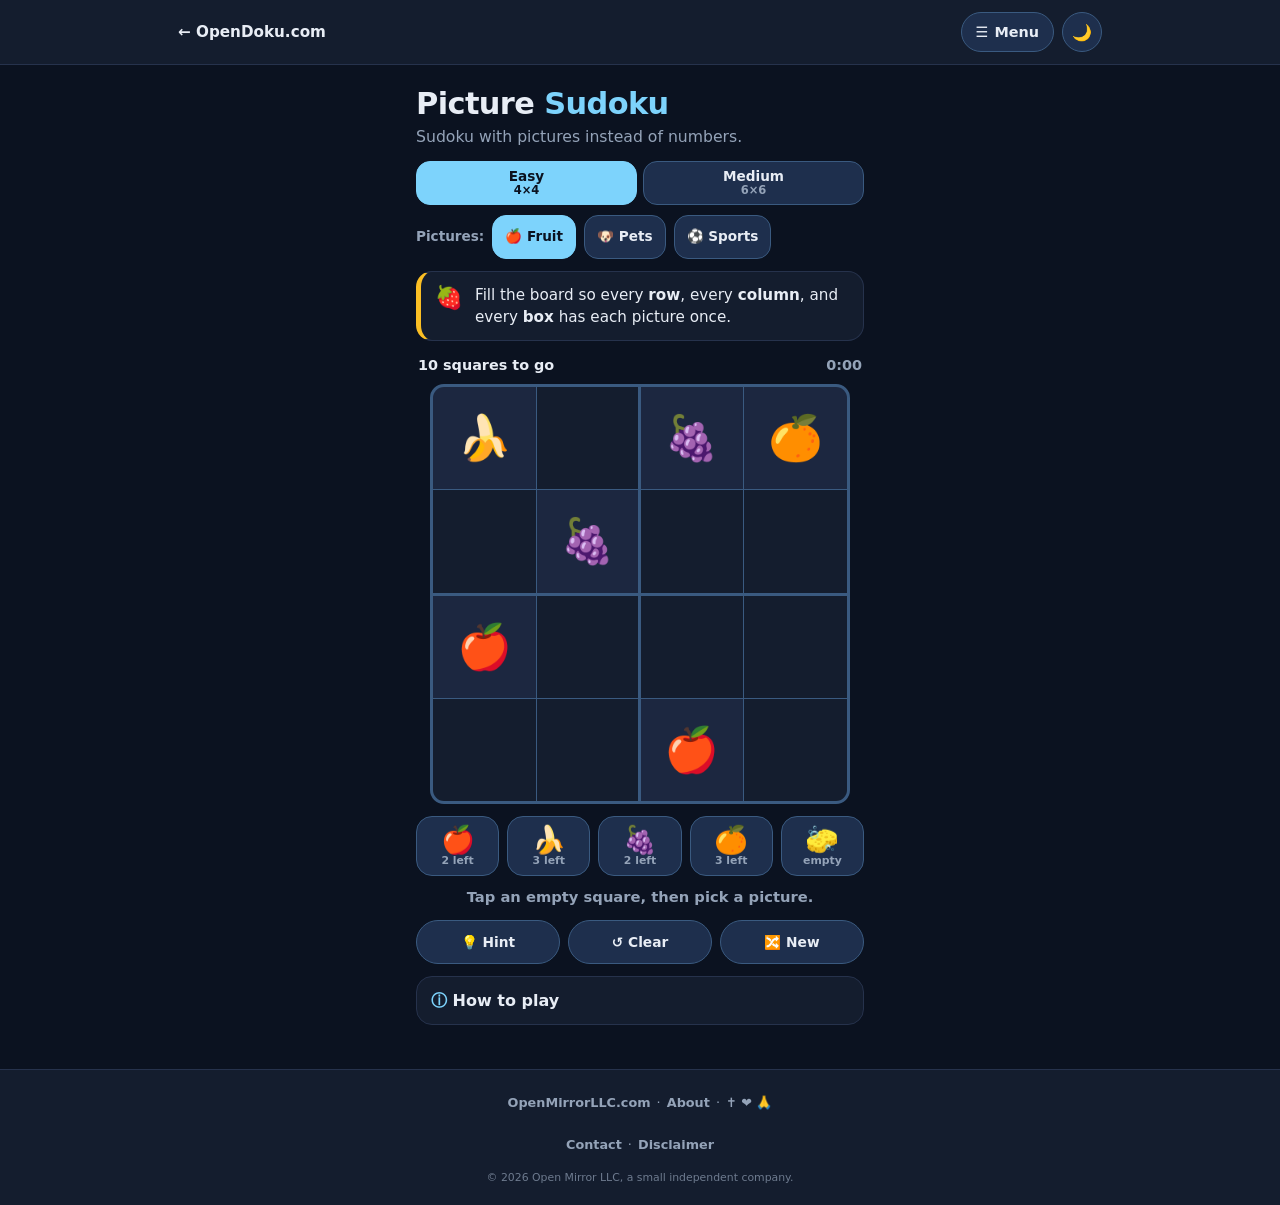
<file: picture-sudoku/index.html>
<!DOCTYPE html>
<html lang="en">
<head>
<meta charset="UTF-8">
<meta name="viewport" content="width=device-width, initial-scale=1.0, viewport-fit=cover">
<title>Picture Sudoku | OpenDoku</title>
<meta name="description" content="Picture Sudoku, an OpenDoku Original: sudoku with pictures instead of numbers. Every row, column, and box gets each picture once. Start on 4×4, then try 6×6.">
<meta property="og:title" content="Picture Sudoku — an OpenDoku Original">
<meta property="og:description" content="Sudoku with pictures instead of numbers. Start on 4×4, then try 6×6.">
<meta property="og:image" content="https://opendoku.com/icons/og-image.png">
<meta property="og:image:width" content="1200">
<meta property="og:image:height" content="630">
<meta name="twitter:card" content="summary_large_image">
<link rel="icon" href="data:image/svg+xml,<svg xmlns='http://www.w3.org/2000/svg' viewBox='0 0 100 100'><text y='.9em' font-size='90'>🍓</text></svg>">
<link rel="manifest" href="/manifest.json">
<link rel="apple-touch-icon" href="/icons/apple-touch-icon.png">
<meta name="theme-color" content="#0b1220">
<script>
  if('serviceWorker' in navigator)
    addEventListener('load',function(){navigator.serviceWorker.register('sw.js').catch(function(){});});
</script>
<!-- Google tag (gtag.js) — the opendoku.com GA4 property; shared by every game on this domain -->
<script async src="https://www.googletagmanager.com/gtag/js?id=G-PLCVJ82B8T"></script>
<script>
  window.dataLayer = window.dataLayer || [];
  function gtag(){dataLayer.push(arguments);}
  gtag('js', new Date());
  gtag('config', 'G-PLCVJ82B8T');
  function gaTrack(n, p) { try { gtag('event', n, p || {}); } catch (e) {} }
</script>
<link rel="stylesheet" href="/kit/od.css">
<style>
  .setrow{display:flex; align-items:center; gap:8px; margin-top:10px; flex-wrap:wrap;}
  .setrow .lbl{font-weight:800; font-size:.85rem; color:var(--dim);}
  .setrow .chip{flex:0 0 auto; min-width:0; padding:6px 12px; font-size:.85rem;}
  .pboard{--grid:#3a5a80; display:grid; width:100%; max-width:420px; margin:0 auto; aspect-ratio:1; background:var(--grid); border:3px solid var(--grid); border-radius:14px; overflow:hidden; gap:1px; user-select:none; -webkit-user-select:none;}
  [data-theme="light"] .pboard{--grid:#a8a29e;}
  .pcell{position:relative; display:flex; align-items:center; justify-content:center; padding:0; border:0; margin:0; background:var(--panel); color:var(--ink); font-size:var(--fs); line-height:1; min-width:0; min-height:0; cursor:pointer;}
  .pcell.given{background:var(--panel2); cursor:default;}
  [data-theme="light"] .pcell.given{background:#ece9e4;}
  .pcell.bx{margin-right:2px;} .pcell.by{margin-bottom:2px;}
  .pcell.peer{background:var(--btn);}
  .pcell.given.peer{background:var(--btn);}
  .pcell.same{box-shadow:inset 0 0 0 3px var(--violet);}
  .pcell.sel{box-shadow:inset 0 0 0 4px var(--accent); z-index:1;}
  .pcell.bad{background:var(--bad); }
  .pcell.bad .pic{animation:shake .35s;}
  @keyframes shake{25%{transform:translateX(-3px)}75%{transform:translateX(3px)}}
  .pcell.hinted{animation:hint 1.2s ease-out;}
  @keyframes hint{0%,60%{box-shadow:inset 0 0 0 4px var(--warm)}100%{box-shadow:none}}
  .pcell.pop .pic{animation:pop .25s ease-out;}
  @keyframes pop{0%{transform:scale(.4)}70%{transform:scale(1.12)}100%{transform:scale(1)}}
  .pboard.won .pcell .pic{animation:bounce .6s ease-out both; animation-delay:calc(var(--i) * 40ms);}
  @keyframes bounce{40%{transform:scale(1.25) rotate(-8deg)}}
  .palette{display:grid; gap:8px; margin-top:12px;}
  .palette button{min-height:60px; border-radius:16px; background:var(--btn); border:1px solid var(--btnbd); font-size:1.7rem; line-height:1; display:flex; flex-direction:column; align-items:center; justify-content:center; gap:3px; padding:6px 0;}
  .palette button small{font-size:.68rem; font-weight:800; color:var(--dim);}
  .palette button.used{opacity:.45;}
  .palette button:focus-visible{outline:3px solid var(--accent); outline-offset:2px;}
</style>
</head>
<body data-theme="dark">

<header class="om-bar">
  <div class="om-in">
    <a href="https://opendoku.com/" title="All the OpenDoku games">← OpenDoku.com</a>
    <span class="right">
      <span class="menuwrap">
        <button id="gamesBtn" title="All the games" aria-haspopup="true" aria-expanded="false">☰<span class="lbl"> Menu</span></button>
        <nav id="gamesMenu" hidden>
          <a href="https://opendoku.com/">🧩 All games</a>
          <a href="/face-regions/">🎨 Face Regions</a>
          <a href="/face-slide/">🖼️ Face Slide</a>
          <div class="sep" aria-hidden="true"></div>
          <a href="/picture-sudoku/">🍓 Picture Sudoku</a>
          <a href="/mega-slide/">🌄 Mega Slide</a>
          <a href="/slopedoku/">🏔️ SlopeDoku</a>
          <a href="/surfdoku/">🌞 SurfDoku</a>
          <a href="/minedoku/">⛏️ MineDoku</a>
          <div class="sep" aria-hidden="true"></div>
          <a href="https://opendoku.com/about/">About OpenDoku</a>
        </nav>
      </span>
      <button id="themeBtn" class="roundbtn" title="Light / dark" aria-label="Light or dark mode">🌙</button>
    </span>
  </div>
</header>

<main class="app">
  <h1 class="title">Picture <span>Sudoku</span></h1>
  <p class="lede">Sudoku with pictures instead of numbers.</p>

  <div class="chips" id="sizes" role="group" aria-label="Board size"></div>
  <div class="setrow" role="group" aria-label="Pictures"><span class="lbl">Pictures:</span><span id="sets" class="setrow" style="margin:0"></span></div>
  <div class="od-rule"><span class="ico" aria-hidden="true">🍓</span><p>Fill the board so every <b>row</b>, every <b>column</b>, and every <b>box</b> has each picture once.</p></div>
  <div class="od-status"><span id="count"></span><span class="od-dim" id="clock">0:00</span></div>
  <div id="boardHost"></div>
  <div class="palette" id="palette" role="group" aria-label="Pick a picture"></div>
  <p class="od-msg" id="msg" aria-live="polite"></p>
  <div class="od-toolbar">
    <button class="od-btn" id="bHint">💡 Hint</button>
    <button class="od-btn" id="bClear">↺ Clear</button>
    <button class="od-btn" id="bNew">🔀 New</button>
  </div>
  <section id="win" class="od-win hidden" aria-live="polite">
    <div class="big" aria-hidden="true">🎉</div>
    <h2>Every picture in its place!</h2>
    <p id="winText"></p>
    <div class="acts" id="winActs"></div>
  </section>
  <details class="od-how">
    <summary>How to play</summary>
    <ul>
      <li><b>Tap an empty square</b>, then tap a picture below the board to fill it. Tap 🧽 to empty a square.</li>
      <li>Every <b>row</b>, every <b>column</b>, and every <b>box</b> (the blocks with thicker lines) gets each picture exactly once.</li>
      <li>Pictures that repeat in a row, column, or box turn red.</li>
      <li><b>💡 Hint</b> takes out a wrong picture, or fills in a square that can only be one thing.</li>
      <li>Every puzzle has one answer, and you can reach it without guessing.</li>
      <li>On a keyboard: arrow keys move, number keys place pictures in palette order, Backspace empties.</li>
    </ul>
  </details>
</main>

<footer class="om-foot">
  <div class="om-in">
    <nav aria-label="Open Mirror LLC">
      <p><a href="https://openmirrorllc.com">OpenMirrorLLC.com</a> <span aria-hidden="true">·</span>
        <a href="/about/">About</a> <span aria-hidden="true">·</span>
        <a href="https://crossheartpray.com" aria-label="Visit CrossHeartPray"><span aria-hidden="true">✝️ ❤️ 🙏</span></a></p>
      <p class="om-sub"><a href="/about/#contact">Contact</a> <span aria-hidden="true">·</span>
        <a href="/about/#disclaimer">Disclaimer</a></p>
    </nav>
    <p class="om-legal"><span style="display:inline-block">© 2026 Open Mirror LLC,</span> <span style="display:inline-block">a small independent company.</span></p>
  </div>
</footer>

<script src="/games.js" defer></script>
<script src="/kit/photo-kit.js"></script>
<script src="/kit/sudoku-engine.js"></script>
<script>
(function () {
  "use strict";
  var K = OD_Kit, P = OD_Sudoku, $ = function (id) { return document.getElementById(id); };
  K.initChrome();

  var SIZES = [4, 6];
  var SETS = {
    fruit: { label: "🍎 Fruit", pics: ["🍎", "🍌", "🍇", "🍊", "🍓", "🍒"], names: ["apple", "banana", "grapes", "orange", "strawberry", "cherries"] },
    pets: { label: "🐶 Pets", pics: ["🐶", "🐱", "🐰", "🐻", "🐼", "🦊"], names: ["dog", "cat", "rabbit", "bear", "panda", "fox"] },
    sports: { label: "⚽ Sports", pics: ["⚽", "🏀", "🏈", "⚾", "🎾", "🏐"], names: ["soccer ball", "basketball", "football", "baseball", "tennis ball", "volleyball"] },
  };
  var STATE_KEY = "od_ps_state_v1", PREF_KEY = "od_ps_prefs", BEST_KEY = "od_ps_best_v1";
  var prefs = K.getJSON(PREF_KEY, { size: 4, set: "fruit" });
  if (SIZES.indexOf(prefs.size) < 0) prefs.size = 4;
  if (!SETS[prefs.set]) prefs.set = "fruit";
  var game = null, cells = [], sel = -1, tick = null;

  function saveState() {
    if (!game) return;
    K.setJSON(STATE_KEY, { size: game.size, seed: game.seed, grid: game.grid, hints: game.hints, elapsed: game.elapsed, won: game.won });
  }

  function newGame(size, seed, restore) {
    stopClock();
    var p = P.generate(size, seed);
    var grid = p.puzzle.slice();
    if (restore && Array.isArray(restore.grid) && restore.grid.length === size * size) {
      restore.grid.forEach(function (v, i) { if (!p.puzzle[i] && v >= 0 && v <= size) grid[i] = v | 0; });
    }
    game = { size: size, seed: seed >>> 0, p: p, grid: grid, hints: restore ? restore.hints | 0 : 0, elapsed: restore ? restore.elapsed | 0 : 0, won: false };
    sel = -1;
    $("win").classList.add("hidden");
    renderChips();
    buildBoard();
    buildPalette();
    update(-1);
    if (restore && restore.won && P.isWon(p, grid)) { game.won = true; showWin(false); }
    else if (!restore) setMsg("Tap an empty square, then pick a picture.");
    $("clock").textContent = K.fmtTime(game.elapsed);
    saveState();
  }

  function renderChips() {
    var host = $("sizes");
    host.innerHTML = "";
    SIZES.forEach(function (n) {
      var b = document.createElement("button");
      b.className = "chip"; b.type = "button";
      b.setAttribute("aria-pressed", String(game.size === n));
      b.innerHTML = P.SIZES[n].label + "<small>" + n + "×" + n + "</small>";
      b.addEventListener("click", function () {
        if (game.size === n) return;
        prefs.size = n; K.setJSON(PREF_KEY, prefs);
        newGame(n, K.newSeed());
      });
      host.appendChild(b);
    });
    var sh = $("sets");
    sh.innerHTML = "";
    Object.keys(SETS).forEach(function (k) {
      var b = document.createElement("button");
      b.className = "chip"; b.type = "button";
      b.setAttribute("aria-pressed", String(prefs.set === k));
      b.textContent = SETS[k].label;
      b.addEventListener("click", function () {
        prefs.set = k; K.setJSON(PREF_KEY, prefs);
        renderChips(); paint(); buildPalette(); update(-1);
      });
      sh.appendChild(b);
    });
  }

  function pic(v) { return v ? SETS[prefs.set].pics[v - 1] : ""; }
  function picName(v) { return SETS[prefs.set].names[v - 1]; }

  function buildBoard() {
    var n = game.size, p = game.p, board = document.createElement("div");
    board.className = "pboard"; board.id = "board";
    board.setAttribute("role", "grid"); board.setAttribute("aria-label", n + " by " + n + " picture sudoku");
    board.style.gridTemplateColumns = "repeat(" + n + ", 1fr)";
    board.style.setProperty("--fs", n === 4 ? "clamp(28px, 10vw, 44px)" : "clamp(20px, 7vw, 32px)");
    cells = [];
    for (var i = 0; i < n * n; i++) {
      var r = (i / n) | 0, c = i % n;
      var b = document.createElement("button");
      b.type = "button";
      b.className = "pcell" + (p.puzzle[i] ? " given" : "") +
        ((c + 1) % p.boxC === 0 && c < n - 1 ? " bx" : "") + ((r + 1) % p.boxR === 0 && r < n - 1 ? " by" : "");
      b.setAttribute("role", "gridcell");
      b.dataset.i = i;
      b.style.setProperty("--i", r + c);
      b.innerHTML = '<span class="pic"></span>';
      b.addEventListener("click", function () { select(+this.dataset.i); });
      b.addEventListener("keydown", onKey);
      board.appendChild(b);
      cells.push(b);
    }
    $("boardHost").innerHTML = "";
    $("boardHost").appendChild(board);
    paint();
  }

  function paint() {
    cells.forEach(function (b, i) { b.firstChild.textContent = pic(game.grid[i]); });
  }

  function buildPalette() {
    var n = game.size, host = $("palette");
    host.innerHTML = "";
    host.style.gridTemplateColumns = "repeat(" + (n + 1) + ", 1fr)";
    for (var v = 1; v <= n; v++) {
      var b = document.createElement("button");
      b.type = "button"; b.dataset.v = v;
      b.innerHTML = '<span aria-hidden="true">' + pic(v) + "</span><small></small>";
      b.setAttribute("aria-label", picName(v));
      b.addEventListener("click", function () { put(+this.dataset.v); });
      host.appendChild(b);
    }
    var e = document.createElement("button");
    e.type = "button"; e.dataset.v = 0;
    e.innerHTML = '<span aria-hidden="true">🧽</span><small>empty</small>';
    e.setAttribute("aria-label", "Empty the square");
    e.addEventListener("click", function () { put(0); });
    host.appendChild(e);
  }

  function select(i) {
    if (game.won) return;
    sel = i;
    update(-1);
    if (game.p.puzzle[i]) setMsg("That square is part of the puzzle. Pick an empty one.");
    else setMsg("");
  }

  function put(v) {
    if (game.won) return;
    if (sel < 0) { setMsg("Tap an empty square first."); return; }
    if (game.p.puzzle[sel]) { setMsg("That square is part of the puzzle. Pick an empty one."); return; }
    startClock();
    game.grid[sel] = v;
    update(v ? sel : -1);
    saveState();
  }

  function onKey(e) {
    var n = game.size, i = +this.dataset.i, r = (i / n) | 0, c = i % n, t = -1;
    if (e.key === "ArrowRight" && c < n - 1) t = i + 1;
    if (e.key === "ArrowLeft" && c > 0) t = i - 1;
    if (e.key === "ArrowDown" && r < n - 1) t = i + n;
    if (e.key === "ArrowUp" && r > 0) t = i - n;
    if (t >= 0) { e.preventDefault(); cells[t].focus(); select(t); return; }
    var d = parseInt(e.key, 10);
    if (d >= 1 && d <= n) { e.preventDefault(); sel = i; put(d); }
    if (e.key === "Backspace" || e.key === "Delete" || e.key === "0") { e.preventDefault(); sel = i; put(0); }
  }

  function update(justPut) {
    var n = game.size, p = game.p, grid = game.grid;
    var bad = {};
    P.conflicts(n, grid).forEach(function (i) { bad[i] = true; });
    var units = P.unitsFor(n), peers = {};
    if (sel >= 0) units.forEach(function (u) { if (u.indexOf(sel) >= 0) u.forEach(function (x) { peers[x] = true; }); });
    var sv = sel >= 0 ? grid[sel] : 0;
    cells.forEach(function (b, i) {
      b.firstChild.textContent = pic(grid[i]);
      b.classList.toggle("sel", i === sel);
      b.classList.toggle("peer", !!peers[i] && i !== sel);
      b.classList.toggle("same", !!sv && grid[i] === sv && i !== sel);
      b.classList.toggle("bad", !!bad[i] && !p.puzzle[i]);
      b.classList.toggle("pop", i === justPut);
      var r = ((i / n) | 0) + 1, c = (i % n) + 1;
      b.setAttribute("aria-label", "Row " + r + ", column " + c + ", " + (grid[i] ? picName(grid[i]) : "empty") +
        (p.puzzle[i] ? ", given" : "") + (bad[i] && !p.puzzle[i] ? ", repeats" : ""));
    });
    var left = 0, counts = {};
    grid.forEach(function (v) { if (!v) left++; else counts[v] = (counts[v] || 0) + 1; });
    Array.prototype.forEach.call($("palette").children, function (b) {
      var v = +b.dataset.v;
      if (!v) return;
      var rest = n - (counts[v] || 0);
      b.querySelector("small").textContent = rest > 0 ? rest + " left" : "done";
      b.classList.toggle("used", rest <= 0);
    });
    $("count").textContent = left ? left + (left === 1 ? " square to go" : " squares to go") : "Board full";
    var badCount = Object.keys(bad).length;
    if (badCount) setMsg("A picture repeats in a row, column, or box. Red squares show where.", "bad");
    else if (!left && !P.isWon(p, grid)) setMsg("Almost: something's not quite right yet.", "bad");
    else if (justPut >= 0 && $("msg").classList.contains("bad")) setMsg("");
    if (!left && P.isWon(p, grid) && !game.won) { game.won = true; stopClock(); showWin(true); }
  }

  function setMsg(t, kind) { var m = $("msg"); m.textContent = t; m.className = "od-msg" + (kind ? " " + kind : ""); }

  $("bHint").addEventListener("click", function () {
    if (game.won) return;
    startClock();
    var h = P.hint(game.p, game.grid);
    if (!h) return;
    game.hints++;
    var b = cells[h.cell];
    b.classList.remove("hinted"); void b.offsetWidth; b.classList.add("hinted");
    sel = h.cell;
    if (h.type === "wrong") {
      var wrongName = picName(game.grid[h.cell]);
      game.grid[h.cell] = 0;
      update(-1);
      setMsg("That " + wrongName + " didn't belong there, so it's been taken out.", "bad");
    } else {
      game.grid[h.cell] = h.value;
      var where = h.why === "only" ? "nothing else fits in that square" : "it's the only spot left for it in that " + h.why;
      update(h.cell);
      if (!game.won) setMsg("The " + picName(h.value) + " goes here: " + where + ".", "good");
    }
    saveState();
  });
  $("bClear").addEventListener("click", function () {
    if (game.won) return;
    game.grid = game.p.puzzle.slice();
    sel = -1; update(-1); saveState();
    setMsg("Board cleared back to the starting pictures.");
  });
  $("bNew").addEventListener("click", function () { newGame(game.size, K.newSeed()); });

  function startClock() {
    if (game.won || tick) return;
    tick = setInterval(function () {
      if (document.hidden) return;
      game.elapsed++;
      $("clock").textContent = K.fmtTime(game.elapsed);
      if (game.elapsed % 5 === 0) saveState();
    }, 1000);
  }
  function stopClock() { clearInterval(tick); tick = null; }

  function showWin(fresh) {
    var n = game.size, best = K.getJSON(BEST_KEY, {}), isBest = false;
    sel = -1;
    if (fresh) {
      if (!best[n] || game.elapsed < best[n]) { best[n] = game.elapsed; K.setJSON(BEST_KEY, best); isBest = true; }
      $("board").classList.add("won");
      K.burst();
      gaTrack("picture_sudoku_win", { size: n, hints: game.hints });
    }
    update(-1);
    var bits = [n + "×" + n + " in " + K.fmtTime(game.elapsed), game.hints ? game.hints + (game.hints === 1 ? " hint" : " hints") : "no hints"];
    if (isBest) bits.push("your best yet");
    $("winText").textContent = bits.join(" · ");
    var acts = $("winActs");
    acts.innerHTML = "";
    acts.appendChild(K.btn("🔀 Another " + n + "×" + n, "primary", function () { newGame(n, K.newSeed()); }));
    if (n === 4) acts.appendChild(K.btn("Try Medium 6×6", "", function () { prefs.size = 6; K.setJSON(PREF_KEY, prefs); newGame(6, K.newSeed()); }));
    acts.appendChild(K.btn("🎨 Make a photo puzzle", "", function () { location.href = "/#make"; }));
    $("win").classList.remove("hidden");
    setMsg("");
  }

  var st = K.getJSON(STATE_KEY, null);
  if (st && SIZES.indexOf(st.size) >= 0 && typeof st.seed === "number") newGame(st.size, st.seed, st);
  else newGame(prefs.size, K.newSeed());

  window.pictureSudoku = {
    get game() { return game; },
    solve: function () { game.grid = game.p.solution.slice(); update(-1); saveState(); },
  };
})();
</script>
</body>
</html>
</file>
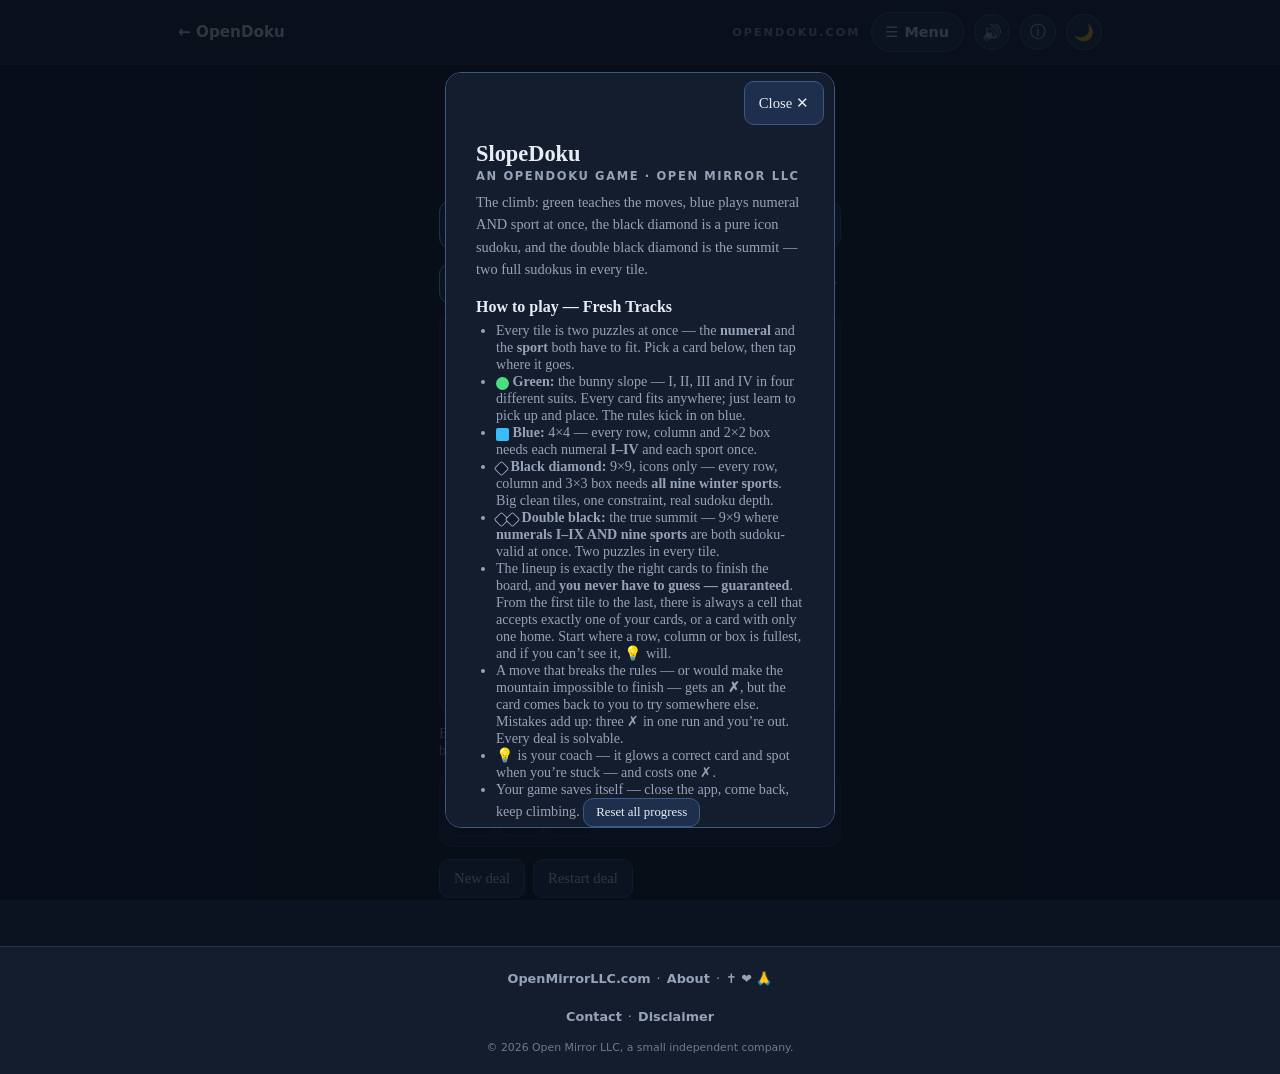
<file: slopedoku/index.html>
<!DOCTYPE html>
<html lang="en">
<head>
<!-- Google tag (gtag.js) -->
<script async src="https://www.googletagmanager.com/gtag/js?id=G-PLCVJ82B8T"></script>
<script>
  window.dataLayer = window.dataLayer || [];
  function gtag(){dataLayer.push(arguments);}
  gtag('js', new Date());
  gtag('config', 'G-PLCVJ82B8T');
  function gaTrack(n, p) { try { gtag('event', n, p || {}); } catch (e) {} }
</script>
<meta charset="UTF-8">
<meta name="viewport" content="width=device-width, initial-scale=1.0">
<title>SlopeDoku | OpenDoku</title>
<meta name="description" content="SlopeDoku, the first OpenDoku game: winter brain games in Roman numerals. Fresh Tracks — sudoku that climbs to two puzzles in every tile, from bunny slope to double black diamond. Avalanche — beat-the-clock merges.">
<meta property="og:title" content="SlopeDoku — an OpenDoku game">
<meta property="og:description" content="Sudoku × winter sports, easy to expert. Four slopes from bunny hill to double black diamond, plus Avalanche. First of many OpenDoku puzzle games.">
<meta property="og:image" content="https://opendoku.com/icons/og-image.png">
<meta property="og:image:width" content="1200">
<meta property="og:image:height" content="630">
<meta name="twitter:card" content="summary_large_image">
<link rel="icon" href="data:image/svg+xml,<svg xmlns='http://www.w3.org/2000/svg' viewBox='0 0 100 100'><text y='.9em' font-size='90'>🏔️</text></svg>">
<meta name="theme-color" content="#0b1220">
<script>
/* PWA wiring — only on snowdoku.com itself (not the idontcry embed):
   manifest + icons + offline service worker = installable app. */
if(window.parent===window && /(^|\.)(snowdoku|opendoku)\.com$/.test(location.hostname)){
  /* PWA activates on the production domains only (keep in sync with GAME.domain
     on rename — this guard runs before the THEME ZONE exists) */
  const l1=document.createElement('link'); l1.rel='manifest'; l1.href='manifest.json';
  const l2=document.createElement('link'); l2.rel='apple-touch-icon'; l2.href='icons/apple-touch-icon.png';
  document.head.append(l1,l2);
  if('serviceWorker' in navigator)
    addEventListener('load',()=>navigator.serviceWorker.register('sw.js').catch(()=>{}));
}
</script>
<style>
  :root{
    --bg:#0b1220; --panel:#141d2e; --border:#26324c;
    --ink:#e8edf5; --dim:#94a3b8; --accent:#7dd3fc;
    --cell:#0e1930; --cellbd:#2a3a58; --frozen:#24405f; --frozenbd:#3f6288;
    --good:#1c3a2b; --goodbd:#3f7a52; --ok:#7fe08a;
    --btn:#1e2f4d; --btnbd:#3a5a80;
    --ski:#5ab0ff; --board:#ffab4a; --skate:#c99aff; --shoe:#7fe08a;
    --sled:#ff8fb1; --hockey:#66e0d5; --curl:#d8c27a; --alpine:#9db2ff; --snowman:#dceeff;
  }
  [data-theme="light"]{
    --bg:#fefcf9; --panel:#ffffff; --border:#e4e4e7;
    --ink:#1c1917; --dim:#57534e; --accent:#0284c7;
    --cell:#f4f4f5; --cellbd:#d6d3d1; --frozen:#dbeafe; --frozenbd:#93c5fd;
    --good:#dcfce7; --goodbd:#4ade80; --ok:#15803d;
    --btn:#f4f4f5; --btnbd:#d4d4d8;
    --ski:#1d4ed8; --board:#b45309; --skate:#7c3aed; --shoe:#15803d;
    --sled:#be185d; --hockey:#0f766e; --curl:#92400e; --alpine:#4338ca; --snowman:#0369a1;
  }
  *{box-sizing:border-box; -webkit-tap-highlight-color:transparent;}
  body{
    margin:0; min-height:100vh; overscroll-behavior-y:contain; background:var(--bg); color:var(--ink);
    font-family:Georgia,'Times New Roman',serif;
    display:flex; flex-direction:column; align-items:center;
  }
  a{color:var(--accent);}
  button{
    font-family:inherit; font-size:.92rem; color:var(--ink);
    background:var(--btn); border:1px solid var(--btnbd); border-radius:10px;
    padding:10px 14px; cursor:pointer; touch-action:manipulation;
  }
  button:active{transform:translateY(1px);}
  button:disabled{opacity:.3; cursor:default;}
  /* ---- Open Mirror chrome ---- */
  .om-bar{
    width:100%; background:var(--panel); border-bottom:1px solid var(--border);
    font-family:system-ui,sans-serif;
  }
  .om-in{
    max-width:960px; margin:0 auto; padding:12px 18px;
    display:flex; align-items:center; justify-content:space-between; gap:10px;
  }
  .om-bar a{font-weight:800; font-size:.95rem; color:var(--ink); text-decoration:none;}
  .om-bar .right{display:flex; align-items:center; gap:10px;}
  .om-bar .site{font-size:.7rem; font-weight:900; letter-spacing:.18em; color:var(--dim);}
  #themeBtn{border-radius:50%; width:36px; height:36px; padding:0; font-size:1rem;}
  .om-foot{
    width:100%; margin-top:auto; background:var(--panel); border-top:1px solid var(--border);
    font-family:system-ui,sans-serif; font-size:.8rem; color:var(--dim);
  }
  .om-foot .om-in{display:block; text-align:center; padding:10px 16px calc(18px + env(safe-area-inset-bottom,0px));}
  .om-foot a{display:inline-block;padding:9px 2px;text-decoration:none; font-weight:900; color:var(--dim);}
  .om-foot p{margin:5px 0;}
  .om-foot .om-sub a{font-weight:700;}.om-foot .om-legal{font-size:.68rem;opacity:.7;margin:6px auto 0;line-height:1.6;}.om-foot a:focus-visible{outline:2px solid var(--dim);outline-offset:2px;}.om-foot a:hover{text-decoration:underline;text-underline-offset:4px;}
  body.embedded .om-bar, body.embedded .om-foot, body.embedded .hero{display:none;}
  /* ---- hero + tabs ---- */
  .app{width:100%; max-width:430px; padding:14px 14px 48px; margin:0 auto;}
  .hero{text-align:center; padding:22px 0 6px;}
  .brand{
    width:76px; height:76px; margin:0 auto 12px; border-radius:24px;
    background:var(--panel); border:2px solid var(--accent);
    display:flex; align-items:center; justify-content:center; font-size:2.5rem;
  }
  .hero h1{font-size:2.1rem; margin:0; letter-spacing:.5px;}
  .hero h1 span{color:var(--accent);}
  .hero .series{margin:6px 0 0; font-size:.72rem; font-weight:900; letter-spacing:.14em; text-transform:uppercase; color:var(--dim); font-family:system-ui,sans-serif;}
  .hero .tag{margin:7px 0 0; font-size:.95rem; font-weight:bold; color:var(--accent);}
  .hero .sub{margin:5px 0 0; font-size:.82rem; color:var(--dim); font-style:italic;}
  .tabs{display:flex; gap:8px; margin:18px 0 14px;}
  .tabs button{flex:1; padding:14px 6px; font-size:1rem; border-radius:12px;}
  .tabs button.on{border-color:var(--accent); color:var(--accent); font-weight:bold;}
  .screen{display:none;}
  .screen.on{display:block;}
  header.game{display:flex; align-items:center; justify-content:space-between; gap:8px; margin-bottom:10px;}
  header.game h2{font-size:1.15rem; margin:0;}
  .c-ski{color:var(--ski);} .c-board{color:var(--board);}
  .c-skate{color:var(--skate);} .c-shoe{color:var(--shoe);}
  .c-sled{color:var(--sled);} .c-hockey{color:var(--hockey);} .c-curl{color:var(--curl);}
  .c-alpine{color:var(--alpine);} .c-snowman{color:var(--snowman);}
  /* ---- slope symbols ---- */
  .shp{display:inline-block; width:13px; height:13px; vertical-align:middle;}
  .shpC{border-radius:50%; background:#4ade80;}
  .shpS{border-radius:2px; background:#38bdf8;}
  .shpD{width:11px; height:11px; border-radius:2px; background:#0f172a; border:1.5px solid #94a3b8; transform:rotate(45deg);}
  .dbl .shpD:first-child{margin-right:4px;}
  /* ---- tiles: sport icon reads bigger than the numeral ---- */
  #ftWrap{
    display:grid; gap:4px; background:var(--panel); padding:8px; border-radius:14px;
    border:1px solid var(--border);
  }
  .cell{
    aspect-ratio:1; border-radius:8px; background:var(--cell); border:1px solid var(--cellbd);
    display:flex; flex-direction:column; align-items:center; justify-content:center;
    user-select:none; cursor:pointer; touch-action:manipulation;
  }
  .cell .suit{font-size:1.3rem; line-height:1.15;}
  .cell .num{font-weight:bold; font-size:.92rem; line-height:1;}
  .cell.frozen{background:var(--frozen); border-color:var(--frozenbd);}
  .cell.legal{background:var(--good); border-color:var(--goodbd);}
  .cell.shake{animation:shake .3s;}
  @keyframes shake{
    0%,100%{transform:translateX(0);} 25%{transform:translateX(-5px);} 75%{transform:translateX(5px);}
  }
  .modeOn{border-color:var(--ok); color:var(--ok);}
  #ftStrikes{color:#ffab4a; font-weight:bold;}
  #ftWins{color:var(--dim); font-size:.78rem; font-weight:bold;}
  #ftWrap.lv2 .cell .suit{font-size:2.4rem;}
  #ftWrap.lv2 .cell .num{font-size:1.6rem;}
  #ftWrap.lv9{gap:2px; padding:5px;}
  #ftWrap.lv9 .cell{border-radius:4px;}
  #ftWrap.lv9 .cell.boxB{filter:brightness(1.28);}
  #ftWrap.lv9 .cell .suit{font-size:.82rem; line-height:1;}
  #ftWrap.lv9 .cell .num{font-size:.56rem;}
  #ftWrap.lv9 .cell .num.long{font-size:.48rem; letter-spacing:-.5px;}
  #ftWrap.lv9.iconsOnly .cell .suit.solo{font-size:1.5rem;}
  /* double-diamond dual tiles: icon and numeral on diagonal halves */
  #ftWrap.lv9:not(.iconsOnly){padding:4px;}
  #ftWrap.lv9:not(.iconsOnly) .cell{position:relative; background-image:linear-gradient(135deg,transparent 48.5%,var(--cellbd) 48.5%,var(--cellbd) 51.5%,transparent 51.5%);}
  #ftWrap.lv9:not(.iconsOnly) .cell .suit{position:absolute; top:2%; left:6%; font-size:1.02rem;}
  #ftWrap.lv9:not(.iconsOnly) .cell .num{position:absolute; bottom:6%; right:7%; font-size:.68rem;}
  #ftWrap.lv9:not(.iconsOnly) .cell .num.long{font-size:.56rem; letter-spacing:-.5px;}
  @media (max-width:430px){#ftWrap.lv9:not(.iconsOnly){margin-left:-9px; margin-right:-9px;}}
  .cell .suit.solo{font-size:1.9rem;}
  #ftLineup.iconsOnly .chip .suit.solo{font-size:1.5rem;}
  #ftLineup{
    display:flex; flex-wrap:wrap; gap:6px; background:var(--panel);
    border:1px solid var(--border);
    border-radius:14px; padding:10px; margin-top:12px; min-height:56px;
  }
  .chip{
    width:44px; height:54px; border-radius:8px; background:var(--cell);
    border:1px solid var(--cellbd); display:flex; flex-direction:column;
    align-items:center; justify-content:center; cursor:pointer; touch-action:manipulation;
  }
  .chip .suit{font-size:1.2rem; line-height:1.15;}
  .chip .num{font-weight:bold; font-size:.82rem; line-height:1;}
  .chip.sel{border:2px solid var(--ok); background:var(--good);}
  #ftLineup.lv9chips{gap:4px;}
  #ftLineup.lv9chips .chip{width:34px; height:42px;}
  #ftLineup.lv9chips .chip .suit{font-size:.85rem;}
  #ftLineup.lv9chips .chip .num{font-size:.6rem;}
  #ftLineup.lv9chips:not(.iconsOnly) .chip{width:40px; height:46px; position:relative; background-image:linear-gradient(135deg,transparent 48.5%,var(--cellbd) 48.5%,var(--cellbd) 51.5%,transparent 51.5%);}
  #ftLineup.lv9chips:not(.iconsOnly) .chip .suit{position:absolute; top:4%; left:8%; font-size:1.05rem;}
  #ftLineup.lv9chips:not(.iconsOnly) .chip .num{position:absolute; bottom:8%; right:10%; font-size:.68rem;}
  .hintFlash{outline:3px solid #ffd76a; outline-offset:-2px;}
  .bar{display:flex; flex-wrap:wrap; gap:8px; margin-top:12px; align-items:center;}
  .hint{font-size:.88rem; color:var(--dim); margin-top:10px; min-height:1.25em;}
  .objective{
    margin:0 0 10px; padding:10px 14px; border-radius:12px;
    background:var(--panel); border:1px solid var(--border);
    font-size:.85rem; color:var(--dim);
  }
  .objective b{color:var(--ink);}
  /* ---- avalanche ---- */
  #avBoardWrap{position:relative;}
  #avArrows{display:grid; grid-template-columns:repeat(5,minmax(0,1fr)); gap:4px; margin-bottom:5px;}
  #avArrows button{padding:7px 0; min-height:44px; font-size:1rem; border-radius:8px; color:var(--accent); touch-action:manipulation;}
  #avBoard{
    display:grid; grid-template-columns:repeat(5,minmax(0,1fr)); gap:4px;
    background:var(--panel); border:1px solid var(--border); padding:8px; border-radius:14px;
  }
  #avBoard .cell{border-radius:6px;}
  #avBoard .cell.laneB{filter:brightness(1.22);}
  #avBoard .cell .suit{font-size:1.15rem;}
  #avBoard .cell .num{font-size:.78rem;}
  #avBoard .cell .num.long{font-size:.64rem;}
  #avBoard .cell.danger{border-color:#ef4444; box-shadow:inset 0 0 0 1px #ef4444;}
  .pts{
    position:absolute; z-index:5; pointer-events:none;
    font-family:system-ui,sans-serif; font-weight:900; font-size:.95rem; color:var(--ok);
    animation:rise .95s ease-out forwards; text-shadow:0 1px 4px rgba(0,0,0,.5);
  }
  @keyframes rise{from{opacity:1; transform:translateY(0);} to{opacity:0; transform:translateY(-38px);}}
  #avReady{
    background:var(--panel); border:1px solid var(--border); border-radius:14px;
    padding:22px 20px; text-align:center;
  }
  #avReady h3{margin:0 0 8px; font-size:1.25rem;}
  #avReady p{margin:0 0 6px; font-size:.92rem; color:var(--dim); line-height:1.55;}
  #avReady ol{margin:10px auto 16px; padding-left:22px; max-width:300px; text-align:left; font-size:.92rem; color:var(--dim); line-height:1.7;}
  #avReady b{color:var(--ink);}
  .avGoal{margin:4px auto 16px; max-width:320px; padding:10px 14px; border-radius:12px; background:var(--panel); border:1px solid var(--accent); font-size:.9rem; line-height:1.5; color:var(--ink);}
  #avStart{font-size:1.1rem; padding:13px 34px; border-color:var(--accent); color:var(--accent); font-weight:bold; border-radius:50px;}
  .avTop{display:flex; justify-content:space-between; align-items:center; margin-bottom:8px; font-size:.95rem; color:var(--dim);}
  .avTop b{color:var(--ink);}
  .avNow{
    display:flex; align-items:center; gap:12px; background:var(--panel);
    border:1px solid var(--border); border-radius:14px; padding:10px 12px; margin-bottom:10px;
  }
  .avNow .chip{cursor:default;}
  .avNow .cur{width:54px; height:64px; border:2px solid var(--accent);}
  .avNow .cur .suit{font-size:1.5rem;}
  .avNow .cur .num{font-size:1rem;}
  .avNow .meta{flex:1;}
  .avNow .lbl{font-size:.66rem; font-weight:900; letter-spacing:.14em; text-transform:uppercase; color:var(--dim); font-family:system-ui,sans-serif;}
  #avTimer{height:8px; border-radius:6px; background:var(--cell); border:1px solid var(--cellbd); overflow:hidden; margin-top:6px;}
  #avTimerBar{height:100%; width:100%; background:var(--accent); transition:width .1s linear;}
  #avLevel{font-weight:bold; color:var(--accent);}
  /* ---- overlay + details ---- */
  #overlay{position:fixed; inset:0; background:rgba(8,14,24,.82); display:flex; align-items:center; justify-content:center; z-index:10;}
  #overlay[hidden]{display:none;}
  .ov{background:var(--panel); border:1px solid var(--btnbd); border-radius:16px; padding:26px 30px; text-align:center; max-width:300px;}
  .ov h2{margin:0 0 8px; font-size:1.4rem;}
  .ov p{color:var(--dim); font-size:.9rem; margin:0 0 18px;}
  .ov .row{display:flex; gap:10px; justify-content:center; flex-wrap:wrap;}
  @media (prefers-reduced-motion: reduce){
    .cell.shake{animation:none;}
    .pts{animation:none;}
    #avTimerBar{transition:none;}
  }
  details{margin-top:14px; background:var(--panel); border:1px solid var(--border); border-radius:12px; padding:12px 16px; font-size:.9rem; color:var(--dim);}
  details summary{cursor:pointer; color:var(--ink); font-size:1rem; font-weight:bold; padding:2px 0;}
  details li{margin:9px 0; line-height:1.55;}
  .hero{padding:12px 0 0;}
  .brand{width:52px; height:52px; font-size:1.6rem; border-radius:16px; margin:0 auto 8px;}
  .hero h1{font-size:1.7rem;}
  #infoBtn,#sndBtn,#gamesBtn{border-radius:50%; width:36px; height:36px; padding:0; font-size:1rem; font-family:system-ui,sans-serif;}
  .menuwrap{position:relative; display:inline-flex;}
  #gamesMenu{position:absolute; right:0; top:calc(100% + 8px); width:230px; max-width:calc(100vw - 2rem); max-height:min(70vh,30rem); overflow-y:auto; overflow-x:hidden; background:var(--panel); border:1px solid var(--border); border-radius:16px; padding:8px; z-index:60; box-shadow:0 20px 40px rgba(0,0,0,.4); font-family:system-ui,sans-serif; text-align:left;}
  #gamesMenu[hidden]{display:none;}
  #gamesMenu a{display:flex; align-items:center; gap:10px; min-height:44px; box-sizing:border-box; padding:10px 14px; border-radius:12px; font-weight:600; font-size:.92rem; color:var(--ink); text-decoration:none;}
  #gamesMenu a:hover{background:var(--btn);}
  #gamesMenu .sep{border-top:1px solid var(--border); margin:6px 4px;}
  @media (max-width:430px){.om-bar .site{display:none;}}
  #infoPanel{position:fixed; inset:0; background:rgba(8,14,24,.82); display:flex; align-items:center; justify-content:center; z-index:20; padding:14px;}
  #infoPanel[hidden]{display:none;}
  .info-top{position:sticky; top:-26px; margin:-26px -30px 8px; padding:8px 10px; display:flex; justify-content:flex-end; background:var(--panel); border-radius:16px 16px 0 0; z-index:1;}
  .info-top button{min-height:44px; min-width:44px;}
  /* om-fam-standard: match the Open Mirror family menu (pill trigger + rows) */
  #gamesBtn{display:inline-flex; align-items:center; gap:6px; width:auto; min-height:40px; padding:8px 14px; border-radius:999px; font-size:.9rem; font-weight:900; font-family:system-ui,sans-serif;}
  @media(max-width:640px){#gamesBtn .lbl{display:none;}}
  .om-in{position:relative;}
  .menuwrap{position:static;}
  #gamesMenu{right:16px;}
</style>

<script src="/games.js" defer></script>
  <!-- Refresh starts at the top (Open Mirror family standard): opt out of the
       browser's reload scroll restore only; back/forward + #anchors stay native. -->
  <script>(function(){try{var n=performance.getEntriesByType("navigation")[0];if(!n||n.type!=="reload"||location.hash)return;var armed=true,poll;var disarm=function(){armed=false;clearInterval(poll);removeEventListener("scroll",clamp,true);};var clamp=function(){if(armed&&(window.scrollY||window.scrollX))window.scrollTo(0,0);};addEventListener("scroll",clamp,true);["wheel","touchstart","keydown","pointerdown"].forEach(function(t){addEventListener(t,disarm,{once:true,capture:true,passive:true});});window.scrollTo(0,0);poll=setInterval(clamp,100);addEventListener("load",function(){setTimeout(function(){clamp();disarm();},250);},{once:true});setTimeout(disarm,8000);}catch(e){}})();</script>
</head>
<body data-theme="dark">

<header class="om-bar">
  <div class="om-in">
    <a href="https://opendoku.com/" title="All the OpenDoku games">← OpenDoku</a>
    <span class="right">
      <span class="site">OPENDOKU.COM</span>
      <span class="menuwrap">
        <button id="gamesBtn" title="All the games" aria-haspopup="true" aria-expanded="false">☰<span class="lbl"> Menu</span></button>
        <nav id="gamesMenu" hidden>
          <a href="https://opendoku.com/">🧩 All games</a>
          <a href="/slopedoku/">🏔️ SlopeDoku</a>
          <a href="/surfdoku/">🌞 SurfDoku</a>
          <a href="/minedoku/">⛏️ MineDoku</a>
          <div class="sep" aria-hidden="true"></div>
          <a href="https://opendoku.com/about/">About OpenDoku</a>
          <div class="sep" aria-hidden="true"></div>
        </nav>
      </span>
      <button id="sndBtn" title="Sound on / off">🔊</button>
      <button id="infoBtn" title="About &amp; how to play">ⓘ</button>
      <button id="themeBtn" title="Light / dark" aria-label="Light or dark mode">🌙</button>
    </span>
  </div>
</header>

<div class="app">

  <div class="hero">
    <div class="brand" aria-hidden="true">🏔️</div>
    <h1>SlopeDoku</h1>
  </div>

  <div class="tabs">
    <button id="tabTracks">⛰️ Fresh Tracks</button>
    <button id="tabAval">❄️ Avalanche</button>
  </div>

  <!-- ============ FRESH TRACKS ============ -->
  <div id="tracks" class="screen">
    <div class="bar" style="margin:0 0 10px">
      <button id="lvGreen" title="Green — learn on 4 squares"><span class="shp shpC"></span></button>
      <button id="lvBlue" title="Blue — 4×4"><span class="shp shpS"></span></button>
      <button id="lvBlack" title="Black diamond — 9×9, icons only"><span class="shp shpD"></span></button>
      <button id="lvDblack" title="Double black — 9×9, numerals AND sports" class="dbl"><span class="shp shpD"></span><span class="shp shpD"></span></button>
      <button id="ftHintBtn" title="Coach — show me a move (costs one ✗)">💡</button>
      <span id="ftWins" style="margin-left:auto"></span>
      <span id="ftStrikes" style="font-size:1.05rem;letter-spacing:4px"></span>
    </div>
    <div id="ftWrap"></div>
    <div class="hint" id="ftHint">Pick an athlete below.</div>
    <div id="ftLineup"></div>
    <div class="bar">
      <button id="ftNew">New deal</button>
      <button id="ftRestart">Restart deal</button>
    </div>
  </div>

  <!-- ============ AVALANCHE ============ -->
  <div id="aval" class="screen">

    <div id="avReady">
      <h3>❄️ Avalanche — survive the mountain</h3>
      <p><b>The run ends when the mountain fills to the top.</b> Merge tiles to keep space open — the longer you last, the higher the score.</p>
      <ol>
        <li>Tap a <b>▼ lane</b> to drop the falling tile — <b>beat the clock</b>, or it drops in a random lane.</li>
        <li>Touching tiles with the <b>same numeral merge</b> into one bigger tile: I+I→II … IX+IX→X. Two X&rsquo;s = 💥.</li>
        <li>Every <b>12 drops the storm grows</b> — a new stage: faster clock, richer tiles, level bonus.</li>
      </ol>
      <p class="avGoal">🏆 <b>Points:</b> bigger merges pay more · same sport = <b>×2</b> · extra merges from one drop chain <b>⚡×2, ×3…</b> · everything × your level.</p>
      <p class="avGoal" id="avRecords" hidden></p>
      <div id="avTop5" hidden style="margin:10px auto 14px;max-width:300px;text-align:left;font-size:.85rem;color:var(--dim);line-height:1.6"></div>
      <button id="avStart">▶ Start the run</button>
      <button id="avContinue" hidden style="margin-left:8px">↩ Continue last run</button>
    </div>

    <div id="avGame" hidden>
      <div class="avTop">
        <span>Score <b id="avScore">0</b></span>
        <span>Best <b id="avBest">0</b></span>
        <span>Level <b id="avLevel">1</b></span>
        <span title="Drops until the next level">⚡<b id="avToLv">12</b></span>
        <button id="avNew" style="padding:6px 12px;font-size:.8rem">New run</button>
      </div>
      <div class="avNow">
        <div class="chip cur" id="avCur"></div>
        <div class="meta">
          <div class="lbl">Drop before the clock does</div>
          <div id="avTimer"><div id="avTimerBar"></div></div>
        </div>
        <div>
          <div class="lbl" style="text-align:center">Next</div>
          <div class="chip" id="avNext" style="margin-top:2px"></div>
        </div>
      </div>
      <div id="avBoardWrap">
        <div id="avArrows"></div>
        <div id="avBoard"></div>
      </div>
      <div class="hint" id="avHint">Tap a ▼ lane to drop.</div>
    </div>
  </div>


  <div id="infoPanel" hidden>
    <div class="ov" style="max-width:390px;width:100%;text-align:left;max-height:84vh;overflow-y:auto">
      <!-- Nov 20 2026: on a phone the rules run past the screen; a close button stays pinned at the top so nobody has to scroll to the end to start playing. -->
      <div class="info-top"><button id="infoCloseTop" type="button" aria-label="Close the rules and play">Close ✕</button></div>
      <h2 style="margin:0 0 2px">SlopeDoku</h2>
      <p style="margin:0 0 2px;font-size:.72rem;font-weight:900;letter-spacing:.14em;text-transform:uppercase;color:var(--dim);font-family:system-ui,sans-serif">An OpenDoku game · Open Mirror LLC</p>
      <p style="margin:8px 0 0;color:var(--dim);font-size:.9rem;line-height:1.55">The climb: green teaches the moves, blue plays numeral AND sport at once, the black diamond is a pure icon sudoku, and the double black diamond is the summit — two full sudokus in every tile.</p>
      <h3 style="margin:18px 0 6px;font-size:1rem">How to play — Fresh Tracks</h3>
      <ul style="margin:0;padding-left:20px;color:var(--dim);font-size:.88rem">
        <li>Every tile is two puzzles at once — the <b>numeral</b> and the <b>sport</b> both have to fit. Pick a card below, then tap where it goes.</li>
        <li><span class="shp shpC"></span> <b>Green:</b> the bunny slope — I, II, III and IV in four different suits. Every card fits anywhere; just learn to pick up and place. The rules kick in on blue.</li>
        <li><span class="shp shpS"></span> <b>Blue:</b> 4&times;4 — every row, column and 2&times;2 box needs each numeral <b>I&ndash;IV</b> and each sport once.</li>
        <li><span class="shp shpD"></span> <b>Black diamond:</b> 9&times;9, icons only — every row, column and 3&times;3 box needs <b>all nine winter sports</b>. Big clean tiles, one constraint, real sudoku depth.</li>
        <li><span class="shp shpD"></span><span class="shp shpD"></span> <b>Double black:</b> the true summit — 9&times;9 where <b>numerals I&ndash;IX AND nine sports</b> are both sudoku-valid at once. Two puzzles in every tile.</li>
        <li>The lineup is exactly the right cards to finish the board, and <b>you never have to guess — guaranteed</b>. From the first tile to the last, there is always a cell that accepts exactly one of your cards, or a card with only one home. Start where a row, column or box is fullest, and if you can&rsquo;t see it, 💡 will.</li>
        <li>A move that breaks the rules — or would make the mountain impossible to finish — gets an <b>✗</b>, but the card comes back to you to try somewhere else. Mistakes add up: three ✗ in one run and you&rsquo;re out. Every deal is solvable.</li>
        <li>💡 is your coach — it glows a correct card and spot when you&rsquo;re stuck — and costs one ✗.</li>
        <li>Your game saves itself — close the app, come back, keep climbing. <button id="resetAll" style="padding:6px 12px;font-size:.8rem">Reset all progress</button></li>
      </ul>
      <h3 style="margin:18px 0 6px;font-size:1rem">How to play — Avalanche</h3>
      <ul style="margin:0;padding-left:20px;color:var(--dim);font-size:.88rem">
        <li><b>The goal is survival:</b> the run ends when the mountain fills to the top. Merging keeps it clear — and scores.</li>
        <li>Tap a <b>▼ lane</b> (or anywhere in a column) to drop the tile there <b>before the clock drops it for you</b> in a random lane.</li>
        <li>Touching tiles with equal numerals merge upward: I+I&rarr;II &hellip; IX+IX&rarr;X. Two X&rsquo;s vanish in a 💥 worth 500 &times; level.</li>
        <li><b>Scoring:</b> bigger merges are worth more. Same-sport merges pay <b>double</b>. Every extra merge set off by one drop is a <b>⚡ chain</b> — the 2nd merge pays &times;2, the 3rd &times;3. Everything is multiplied by your level.</li>
        <li><b>Every 12 drops = next level</b>, each a stage of the storm: ❄️ Flurry &rarr; 🌨️ Snowfall &rarr; 🌫️ Whiteout &rarr; 🧊 Cornice &rarr; ⛰️ Rumble &rarr; 💥 Avalanche &rarr; 🌌 Deep Snow. The clock gets faster (6&nbsp;seconds down to 1.8), IV tiles fall more often from level 4, V boulders from level 6, and every level pays a bonus. A red lane is one tile from the top — clear it first.</li>
      </ul>
      <div style="text-align:center;margin-top:16px"><button id="infoClose">Close</button></div>
    </div>
  </div>
  <div id="overlay" hidden>
    <div class="ov">
      <h2 id="ovTitle"></h2>
      <p id="ovMsg"></p>
      <div class="row" id="ovBtns"></div>
    </div>
  </div>
</div>

<footer class="om-foot">
  <div class="om-in">
    <nav aria-label="Open Mirror LLC">
      <p><a href="https://openmirrorllc.com">OpenMirrorLLC.com</a> <span aria-hidden="true">·</span>
        <a href="/about/">About</a> <span aria-hidden="true">·</span>
        <a href="https://crossheartpray.com" aria-label="Visit CrossHeartPray"><span aria-hidden="true">✝️ ❤️ 🙏</span></a></p>
      <p class="om-sub"><a href="/about/#contact">Contact</a> <span aria-hidden="true">·</span>
        <a href="/about/#disclaimer">Disclaimer</a></p>
    </nav>
    <p class="om-legal"><span style="display:inline-block">© 2026 Open Mirror LLC,</span> <span style="display:inline-block">a small independent company.</span></p>
  </div>
</footer>

<script>
(function(){
  const b=document.getElementById('gamesBtn'), m=document.getElementById('gamesMenu');
  b.addEventListener('click',(e)=>{e.stopPropagation(); m.hidden=!m.hidden; b.setAttribute('aria-expanded',String(!m.hidden));});
  document.addEventListener('click',(e)=>{if(!m.hidden && !m.contains(e.target)){m.hidden=true; b.setAttribute('aria-expanded','false');}});
  document.addEventListener('keydown',(e)=>{if(e.key==='Escape' && !m.hidden){m.hidden=true; b.setAttribute('aria-expanded','false'); b.focus();}});
})();
</script>
<script>
(function(){
  'use strict';
  /* ═════════════════════ THEME ZONE — the doku-engine seed ═════════════════
     To build the next Open Mirror doku (SuitDoku, DogDoku, BibleDoku,
     ColorDoku...): fork this file, change ONLY this zone plus /icons and
     manifest.json. Everything below is theme-agnostic engine: board
     generators (incl. the 9×9 orthogonal-pair construction), unique-solution
     math, validators, strikes, the 💡 coach, save/resume, timers, PWA.
     GAME = identity · SUITS = tile categories (9 for the 9×9 board) ·
     ROMAN = glyph track (10: 9 board glyphs + the merge-cap glyph). */
  /* RENAME BEFORE LAUNCH? Change productName here — hero, title, bar,
     footer and dialogs all render from it. Candidates on the table:
     'Fresh Tracks Doku' · 'SlopeDoku' · 'Avalanche Doku'.
     A rename must ALSO touch (JS can't reach these for crawlers/installs):
       1. <head> meta description + og:title/og:description (this file)
       2. manifest.json — name, short_name, description
       3. /icons if the brand mark changes
     Leave alone: localStorage sd_* keys (players' saves) and the
     'snowdoku-height' postMessage type (embed protocol paired with
     idontcry's SnowdokuGame.tsx) — internal, not branding. */
  const GAME={
    productName:'SlopeDoku',
    series:'OpenDoku',          // the puzzle-games family — one of many to come
    domain:'opendoku.com',      // series home; snowdoku.com stays aliased
    tagline:'Winter brain games in Roman numerals',
    sub:'From one easy rule to two puzzles in every tile.',
    brand:'🏔️',
    next:{href:'/surfdoku/',label:'🌞 SurfDoku'}
  };
  const SUITS=[
    {id:'ski',  sym:'🎿'},
    {id:'board',sym:'🏂'},
    {id:'skate',sym:'⛸️'},
    {id:'shoe', sym:'🥾'},
    {id:'sled', sym:'🛷'},
    {id:'hockey',sym:'🏒'},
    {id:'curl', sym:'🥌'},
    {id:'alpine',sym:'⛷️'},
    {id:'snowman',sym:'☃️'}
  ];
  const ROMAN=['I','II','III','IV','V','VI','VII','VIII','IX','X'];
  const $=id=>document.getElementById(id);
  function shuffle(a){
    for(let i=a.length-1;i>0;i--){
      const j=Math.floor(Math.random()*(i+1));
      [a[i],a[j]]=[a[j],a[i]];
    }
    return a;
  }
  /* ---------- juice: tiny synth SFX + haptics — no audio files ---------- */
  const buzz=p=>{try{if(navigator.vibrate)navigator.vibrate(p);}catch(e){}};
  const SFX=(()=>{
    let ctx=null, on=localStorage.getItem('sd_snd')!=='off';
    function blip(freq,dur,type,gain){
      if(!on) return;
      try{
        ctx=ctx||new (window.AudioContext||window.webkitAudioContext)();
        const o=ctx.createOscillator(), g=ctx.createGain();
        o.type=type; o.frequency.value=freq;
        g.gain.setValueAtTime(gain,ctx.currentTime);
        g.gain.exponentialRampToValueAtTime(.0001,ctx.currentTime+dur);
        o.connect(g); g.connect(ctx.destination);
        o.start(); o.stop(ctx.currentTime+dur);
      }catch(e){}
    }
    return {
      drop:()=>blip(220,.07,'triangle',.05),
      merge:n=>blip(300+Math.min(n,6)*80,.16,'sine',.14),
      boom:()=>{blip(70,.45,'sawtooth',.2); blip(140,.3,'square',.07);},
      lvl:()=>{blip(523,.1,'sine',.1); setTimeout(()=>blip(784,.16,'sine',.1),90);},
      win:()=>[523,659,784].forEach((f,i)=>setTimeout(()=>blip(f,.22,'sine',.13),i*110)),
      over:()=>{blip(196,.28,'sine',.13); setTimeout(()=>blip(131,.5,'sine',.13),200);},
      strike:()=>blip(110,.18,'square',.1),
      get on(){return on;},
      toggle(){on=!on; localStorage.setItem('sd_snd',on?'on':'off'); return on;}
    };
  })();
  /* sport icon reads a little bigger than the numeral;
     iconOnly renders just the sport — big and clean (black diamond) */
  function cardHTML(card,iconOnly){
    const s=SUITS[card.s];
    if(iconOnly) return `<span class="suit solo">${s.sym}</span>`;
    const n=ROMAN[card.n!==undefined?card.n:card.v];
    return `<span class="suit">${s.sym}</span>`+
           `<span class="num c-${s.id}${n.length>2?' long':''}">${n}</span>`;
  }

  /* ---------- theme (Open Mirror standard) ---------- */
  const themeBtn=$('themeBtn');
  function applyTheme(t){
    document.body.dataset.theme=t;
    document.documentElement.dataset.omTheme=t;
    themeBtn.textContent=t==='dark'?'🌙':'☀️';
  }
  applyTheme(localStorage.getItem('om-theme')==='light'?'light':'dark');
  $('infoBtn').addEventListener('click',()=>{$('infoPanel').hidden=false;});
  $('infoClose').addEventListener('click',()=>{$('infoPanel').hidden=true;});
  $('infoCloseTop').addEventListener('click',()=>{$('infoPanel').hidden=true;});
  $('infoPanel').addEventListener('click',(e)=>{if(e.target.id==='infoPanel')$('infoPanel').hidden=true;});
  const sndBtn=$('sndBtn');
  sndBtn.textContent=SFX.on?'🔊':'🔇';
  sndBtn.addEventListener('click',()=>{sndBtn.textContent=SFX.toggle()?'🔊':'🔇';});
  themeBtn.addEventListener('click',()=>{
    const t=document.body.dataset.theme==='dark'?'light':'dark';
    localStorage.setItem('om-theme',t);
    applyTheme(t);
  });

  /* ---------- theme-zone injection: ALL naming renders from GAME ---------- */
  const TLD='.'+GAME.domain.split('.').pop();
  document.title=`${GAME.productName} — ${GAME.tagline.toLowerCase()} · an ${GAME.series} game`;
  document.querySelector('.hero h1').innerHTML=
    GAME.productName.replace(/Doku$/,'<span>Doku</span>');
  document.querySelector('.brand').textContent=GAME.brand;
  document.querySelector('.om-bar .site').textContent=GAME.domain.toUpperCase();

  /* ---------- tabs ---------- */
  let tab=null;
  function show(id){
    document.querySelectorAll('.screen').forEach(s=>s.classList.remove('on'));
    $(id).classList.add('on');
    $('tabTracks').classList.toggle('on',id==='tracks');
    $('tabAval').classList.toggle('on',id==='aval');
    $('overlay').hidden=true;
    tab=id;
    localStorage.setItem('sd_tab',id);
    if(id==='aval') AV.enter(); else AV.leave();
    if(id==='tracks') FT.enter();
  }
  function overlay(title,msg,btns){
    $('ovTitle').textContent=title;
    $('ovMsg').textContent=msg;
    const row=$('ovBtns'); row.innerHTML='';
    btns.forEach(([label,fn])=>{
      const b=document.createElement('button');
      b.textContent=label;
      b.addEventListener('click',()=>{$('overlay').hidden=true; fn();});
      row.appendChild(b);
    });
    $('overlay').hidden=false;
  }
  function goNext(){
    if(window.parent!==window) window.open('https://'+GAME.domain+GAME.next.href,'_blank');
    else location.href=GAME.next.href;
  }

  /* ================= FRESH TRACKS ================= */
  const FT=(()=>{
    /* slope ladder: green 2x2 tutorial · blue 4x4 dual · black 9x9 ICONS
       ONLY (nine sports, one clean constraint) · double black 9x9 DUAL —
       numerals AND sports, two sudokus at once. (The old "athletes ski to
       their tiles" movement mode is retired from SlopeDoku and saved as a
       future OpenDoku game concept — see README.) */
    const LV={
      green:{n:2},
      blue:{n:4,bw:2,bh:2},
      black:{n:9,bw:3,bh:3,iconsOnly:true},
      dblack:{n:9,bw:3,bh:3}
    };
    let level=localStorage.getItem('sd_tracks_level');
    if(!LV[level]) level='green';
    const cfg=()=>LV[level];
    const N=4; // blue board size (genSolution)
    const row=i=>Math.floor(i/cfg().n), col=i=>i%cfg().n;
    function box(i){
      const c=cfg();
      if(!c.bw) return i; // green: no boxes — every cell its own
      return Math.floor(row(i)/c.bh)*(c.n/c.bw)+Math.floor(col(i)/c.bw);
    }
    function conflicts(g,i,card){
      const nn=cfg().n*cfg().n;
      for(let j=0;j<nn;j++){
        const c=g[j];
        if(!c||j===i) continue;
        if(row(j)===row(i)||col(j)===col(i)||box(j)===box(i))
          if(c.n===card.n||c.s===card.s) return true;
      }
      return false;
    }
    /* 4x4 full-solution generator (blue) */
    function genSolution(){
      const cells=new Array(16).fill(null);
      const pairs=[];
      for(let n=0;n<N;n++)for(let s=0;s<N;s++)pairs.push({n,s});
      function rec(i,rem){
        if(i===16) return true;
        for(const p of shuffle(rem.slice())){
          if(!conflicts(cells,i,p)){
            cells[i]=p;
            if(rec(i+1,rem.filter(q=>q!==p))) return true;
            cells[i]=null;
          }
        }
        return false;
      }
      rec(0,pairs);
      return cells;
    }
    /* green: the bunny slope — I,II,III,IV in four different suits.
       Nothing can clash, so every card fits anywhere. */
    function genGreen(){
      const su=shuffle([0,1,2,3]);
      return shuffle([0,1,2,3]).map((v,i)=>({n:v,s:su[i]}));
    }
    /* black: 9x9 orthogonal sudoku pair via the classic base-3 construction —
       numerals AND sports are each sudoku-valid, every pair appears once. */
    function genBlack(){
      const P=k=>shuffle([...Array(k).keys()]);
      const pn=P(9), ps=P(9);
      const rowMap=[], colMap=[];
      for(const b of P(3)) for(const k of P(3)) rowMap.push(3*b+k);
      for(const b of P(3)) for(const k of P(3)) colMap.push(3*b+k);
      const cells=new Array(81);
      for(let r=0;r<9;r++)for(let c=0;c<9;c++){
        const rr=rowMap[r], cc=colMap[c];
        const r1=Math.floor(rr/3), r0=rr%3, c1=Math.floor(cc/3), c0=cc%3;
        const A=3*((r0+c1)%3)+((r1+c0)%3);
        const B=3*((r0+2*c1)%3)+((r1+2*c0)%3);
        cells[r*9+c]={n:pn[A],s:ps[B]};
      }
      return cells;
    }
    /* how many finished mountains exist from here? (capped count) */
    function countSolutions(g,cards,cap){
      let count=0;
      const nn=cfg().n*cfg().n;
      function rec(g,cards){
        if(count>=cap) return;
        if(cards.length===0){count++;return;}
        let bestI=-1,bestOpts=null;
        for(let i=0;i<nn;i++){
          if(g[i]) continue;
          const opts=cards.filter(c=>!conflicts(g,i,c));
          if(opts.length===0) return;
          if(!bestOpts||opts.length<bestOpts.length){bestI=i;bestOpts=opts;}
        }
        if(bestI===-1){count++;return;}
        const tried=new Set();
        for(const c of bestOpts){
          const k=c.n+','+c.s;
          if(tried.has(k)) continue;
          tried.add(k);
          g[bestI]=c;
          rec(g,cards.filter(x=>x!==c));
          g[bestI]=null;
          if(count>=cap) return;
        }
      }
      rec(g.slice(),cards.slice());
      return count;
    }
    /* NO-GUESS guarantee: can the whole board be finished using only
       forced moves a human can deduce — a cell that accepts exactly one
       hand card (naked single) or a card with exactly one legal cell
       (hidden single)? If yes, the puzzle needs zero guessing at every
       step, and the completion it forces is the unique solution. */
    function logicSolvable(g0,cards0){
      const nn=cfg().n*cfg().n;
      const g=g0.slice();
      let cards=cards0.slice();
      while(cards.length){
        let played=false;
        for(let i=0;i<nn&&!played;i++){
          if(g[i]) continue;
          const fits=cards.filter(c=>!conflicts(g,i,c));
          const types=new Set(fits.map(c=>c.n+','+c.s));
          if(fits.length&&types.size===1){g[i]=fits[0]; cards=cards.filter(c=>c!==fits[0]); played=true;}
        }
        if(!played){
          for(let ci=0;ci<cards.length&&!played;ci++){
            const cells=[];
            for(let i=0;i<nn;i++) if(!g[i]&&!conflicts(g,i,cards[ci])) cells.push(i);
            if(cells.length===1){g[cells[0]]=cards[ci]; cards=cards.toSpliced(ci,1); played=true;}
          }
        }
        if(!played) return false;
      }
      return true;
    }
    /* can the rest of the lineup still fill the board? (pure CSP) */
    function completable(g,cards){
      if(cards.length===0) return true;
      const nn=cfg().n*cfg().n;
      let bestI=-1,bestOpts=null;
      for(let i=0;i<nn;i++){
        if(g[i]) continue;
        const opts=cards.filter(c=>!conflicts(g,i,c));
        if(opts.length===0) return false;
        if(!bestOpts||opts.length<bestOpts.length){bestI=i;bestOpts=opts;}
      }
      if(bestI===-1) return true;
      const tried=new Set();
      for(const c of bestOpts){
        const k=c.n+','+c.s;
        if(tried.has(k)) continue;
        tried.add(k);
        g[bestI]=c;
        if(completable(g,cards.filter(x=>x!==c))){g[bestI]=null;return true;}
        g[bestI]=null;
      }
      return false;
    }
    /* state */
    let grid,frozen,lineup,sel,deal,strikes=0,hintMsg=null;
    function newDeal(){
      gaTrack('level_start', { game: 'slopedoku', level_name: level });
      const c=cfg();
      let sol,fz;
      if(level==='green'){
        sol=genGreen();
        fz=new Set([Math.floor(Math.random()*4)]);
      }else if(level==='blue'){
        sol=genSolution();
        fz=new Set();
        for(let b=0;b<4;b++){
          const opts=[];
          for(let i=0;i<16;i++) if(box(i)===b) opts.push(i);
          fz.add(opts[Math.floor(Math.random()*opts.length)]);
        }
      }else if(level==='black'){
        /* icons only: one sport sudoku — big, readable, one constraint */
        sol=genBlack().map(cd=>({n:cd.s,s:cd.s}));
        fz=new Set(shuffle([...Array(81).keys()]).slice(0,31));
      }else{
        /* double black: the true summit — numerals AND sports at once */
        sol=genBlack();
        fz=new Set(shuffle([...Array(81).keys()]).slice(0,31));
      }
      /* add clues until the deal is provably NO-GUESS: finishable start to
         end by forced moves alone (which also makes the solution unique) */
      if(level!=='green'){
        const open=shuffle(sol.map((_,i)=>i).filter(i=>!fz.has(i)));
        let g=sol.map((cd,i)=>fz.has(i)?cd:null);
        let cards=sol.filter((_,i)=>!fz.has(i));
        while(open.length&&!logicSolvable(g,cards)){
          const step=cards.length>40?2:1;
          for(let k=0;k<step&&open.length;k++){
            const i=open.pop();
            fz.add(i);
          }
          g=sol.map((cd,i)=>fz.has(i)?cd:null);
          cards=sol.filter((_,i)=>!fz.has(i));
        }
      }
      const cards=sol.map((cd,i)=>fz.has(i)?null:cd).filter(Boolean)
        .sort((a,b)=>a.n-b.n||a.s-b.s);
      deal={g:sol.map((cd,i)=>fz.has(i)?cd:null),cards,fz:[...fz],sol};
      restart();
    }
    /* save/resume: the mountain survives closing the app */
    function saveFT(){
      if(!deal) return;
      try{
        localStorage.setItem('sd_ft_save',JSON.stringify({level,deal,grid,lineup,strikes}));
      }catch(e){}
    }
    function loadFT(){
      try{
        const s=JSON.parse(localStorage.getItem('sd_ft_save'));
        if(!s||!LV[s.level]||!s.deal||!s.grid||!s.lineup) return false;
        if(s.grid.length!==LV[s.level].n*LV[s.level].n) return false; // stale save from an older board shape
        level=s.level;
        localStorage.setItem('sd_tracks_level',level);
        deal=s.deal;
        grid=s.grid;
        frozen=new Set(deal.fz);
        lineup=s.lineup;
        strikes=s.strikes||0;
        sel=null; hintMsg='Welcome back — your mountain is right where you left it.';
        render();
        return true;
      }catch(e){ return false; }
    }
    function restart(){
      grid=deal.g.slice();
      frozen=new Set(deal.fz);
      lineup=deal.cards.slice();
      sel=null; strikes=0; hintMsg=null;
      render();
    }
    function setLevel(l){
      if(!LV[l]||l===level) return;
      level=l;
      localStorage.setItem('sd_tracks_level',l);
      newDeal();
    }
    function place(cardIdx,landing){
      hintMsg=null;
      grid[landing]=lineup[cardIdx];
      lineup.splice(cardIdx,1);
      sel=null;
      if(level==='green'&&lineup.length>0)
        hintMsg=`Nice! ${lineup.length} card${lineup.length===1?'':'s'} to go — pick up another.`;
      render();
      if(lineup.length===0){
        gaTrack('level_end', { game: 'slopedoku', level_name: level, success: true });
        SFX.win(); buzz([30,30,30]);
        localStorage.removeItem('sd_ft_save');
        const w=+(localStorage.getItem('sd_tracks_wins')||0)+1;
        localStorage.setItem('sd_tracks_wins',w);
        const titles={green:'Bunny slope cleared! 🐰',blue:'Summit reached! 🏔️',
                      black:'Black diamond conquered! 🖤',dblack:'DOUBLE BLACK! 🏆 Two sudokus, zero guesses.'};
        const next={green:['blue','Next: 🟦 blue'],blue:['black','Next: ⬥ black diamond'],
                    black:['dblack','Next: ⬥⬥ double black']}[level];
        const btns=[['New deal',newDeal]];
        if(next) btns.push([next[1],()=>setLevel(next[0])]);
        btns.push([GAME.next.label+' →',goNext]);
        overlay(titles[level],'Every card found its place. Fresh powder awaits.',btns);
        return;
      }
    }
    function strike(cellIdx,msg){
      strikes++;
      SFX.strike(); buzz(40);
      hintMsg=msg;
      const el=wrap.querySelector(`[data-idx="${cellIdx}"]`);
      if(el){el.classList.add('shake'); setTimeout(()=>el.classList.remove('shake'),320);}
      renderTop();
      saveFT();
      if(strikes>=3){
        overlay('Three ✗ — snowed in! ❄️','The mountain wins this run. Same deal or fresh powder?',
          [['Retry deal',restart],['New deal',newDeal]]);
      }
    }
    function conflictReason(g,i,card){
      const nn=cfg().n*cfg().n;
      for(let j=0;j<nn;j++){
        const o=g[j];
        if(!o||j===i) continue;
        const where=row(j)===row(i)?'row':col(j)===col(i)?'column':box(j)===box(i)?'box':null;
        if(!where) continue;
        if(o.n===card.n) return `that ${where} already has a ${ROMAN[o.n]}`;
        if(o.s===card.s) return `that ${where} already has ${SUITS[o.s].sym}`;
      }
      return 'that spot breaks a row, column or box';
    }
    function placeClassic(cellIdx){
      if(sel===null||grid[cellIdx]||strikes>=3) return;
      const card=lineup[sel];
      if(conflicts(grid,cellIdx,card)){
        strike(cellIdx,`✗ — ${conflictReason(grid,cellIdx,card)}. The card is still yours — try another spot.`);
        return;
      }
      const g2=grid.slice(); g2[cellIdx]=card;
      if(!completable(g2,lineup.toSpliced(sel,1))){
        strike(cellIdx,'✗ — dead end. The mountain couldn’t be finished from there.');
        return;
      }
      place(sel,cellIdx);
    }
    /* 💡 coach: find a correct move and glow it (costs one ✗).
       Classic boards first hunt a NO-GUESS cell — a spot where exactly one
       of your cards fits — and say so, teaching the sudoku foothold. */
    function hint(){
      if(!deal||!lineup.length||strikes>=3) return;
      const c=cfg();
      let pick=null,msg=null;
      const nn=c.n*c.n;
      for(let i=0;i<nn&&!pick;i++){
        if(grid[i]) continue;
        const fits=lineup.filter(cd=>!conflicts(grid,i,cd));
        const distinct=new Set(fits.map(cd=>cd.n+','+cd.s));
        if(fits.length&&distinct.size===1){
          const ci=lineup.indexOf(fits[0]);
          pick={ci,cell:i};
          msg='💡 No guessing: only ONE of your cards fits the glowing cell — its row, column and box rule out everything else.';
        }
      }
      if(!pick){
        for(let ci=0;ci<lineup.length&&!pick;ci++){
          const cells=[];
          for(let i=0;i<nn;i++) if(!grid[i]&&!conflicts(grid,i,lineup[ci])) cells.push(i);
          if(cells.length===1){
            pick={ci,cell:cells[0]};
            msg='💡 No guessing: the glowing card has only ONE cell it can live in — everywhere else is ruled out.';
          }
        }
      }
      for(let ci=0;ci<lineup.length&&!pick;ci++){
        const card=lineup[ci];
        const t=deal.sol.findIndex(s=>s.n===card.n&&s.s===card.s);
        if(t<0||grid[t]) continue;
        if(!conflicts(grid,t,card)){
          const g2=grid.slice(); g2[t]=card;
          if(completable(g2,lineup.toSpliced(ci,1))) pick={ci,cell:t};
        }
      }
      if(!pick){
        outer:
        for(let ci=0;ci<lineup.length;ci++){
          for(let i=0;i<nn;i++){
            if(grid[i]||conflicts(grid,i,lineup[ci])) continue;
            const g2=grid.slice(); g2[i]=lineup[ci];
            if(completable(g2,lineup.toSpliced(ci,1))){pick={ci,cell:i};break outer;}
          }
        }
      }
      if(!pick) return;
      strikes++; renderTop(); saveFT();
      if(strikes>=3){
        overlay('Three \u2717 \u2014 snowed in! \u2744\ufe0f','The mountain wins this run. Same deal or fresh powder?',[['Retry deal',restart],['New deal',newDeal]]);
        return;
      }
      sel=pick.ci;
      hintMsg=(msg||'💡 The glowing card fits the glowing spot.')+' That 💡 cost one ✗.';
      render();
      const cellEl=wrap.querySelector(`[data-idx="${pick.cell}"]`);
      const chipEl=$('ftLineup').children[pick.ci];
      [cellEl,chipEl].forEach(e=>e&&e.classList.add('hintFlash'));
      setTimeout(()=>{
        [cellEl,chipEl].forEach(e=>e&&e.classList.remove('hintFlash'));
      },2600);
    }
    /* rendering */
    const wrap=$('ftWrap');
    function renderTop(){
      const c=cfg();
      const ids={green:'lvGreen',blue:'lvBlue',black:'lvBlack',dblack:'lvDblack'};
      for(const l in ids) $(ids[l]).classList.toggle('modeOn',l===level);
      $('ftStrikes').textContent='✗'.repeat(Math.min(3,strikes))+'·'.repeat(Math.max(0,3-strikes));
      $('ftWins').textContent='🏔️×'+(localStorage.getItem('sd_tracks_wins')||'0');
      const card=sel!==null?lineup[sel]:null;
      const idle={green:'Bunny slope — four cards, four cells, every card fits. Pick one up below.',
                  blue:'No guessing, ever — a forced move always exists, first tile to last. Start where a row or box is fullest; 💡 finds it.',
                  black:'Black diamond — 9×9, icons only: all nine sports in every row, column and box. 💡 finds a no-guess move.',
                  dblack:'DOUBLE black — 9×9, TWO sudokus at once: numerals AND sports. No guessing needed; 💡 proves it.'};
      const picked={green:'Now tap any green cell — on the bunny slope, every spot works!',
                    blue:'Tap any open cell — a wrong spot costs an ✗ but you keep the card.',
                    black:'Tap any open cell — a wrong spot costs an ✗ but you keep the card.',
                    dblack:'Tap any open cell — a wrong spot costs an ✗ but you keep the card.'};
      $('ftHint').textContent=hintMsg||(card?picked[level]:idle[level]);
    }
    function render(){
      const c=cfg(), n=c.n, nn=n*n;
      wrap.innerHTML='';
      wrap.className='lv'+n+(c.iconsOnly?' iconsOnly':'');
      let tpl,gpos;
      if(n===2){ tpl='1fr 1fr'; gpos=v=>v+1; }
      else if(n===4){ tpl='1fr 1fr 10px 1fr 1fr'; gpos=v=>v+1+(v>=2?1:0); }
      else{ tpl='1fr 1fr 1fr 6px 1fr 1fr 1fr 6px 1fr 1fr 1fr'; gpos=v=>v+1+Math.floor(v/3); }
      wrap.style.gridTemplateColumns=tpl;
      wrap.style.gridTemplateRows=tpl;
      const card=sel!==null?lineup[sel]:null;
      const cellLive=new Set();
      if(level==='green'&&card)
        for(let i=0;i<nn;i++) if(!grid[i]) cellLive.add(i);
      for(let i=0;i<nn;i++){
        const el=document.createElement('div');
        /* checkerboard box tint makes the 3x3 structure easy to see */
        const boxB=n===9&&box(i)%2===1;
        el.className='cell'+(frozen.has(i)?' frozen':'')+(cellLive.has(i)?' legal':'')+(boxB?' boxB':'');
        el.dataset.idx=i;
        if(grid[i]) el.innerHTML=cardHTML(grid[i],c.iconsOnly);
        el.style.gridRow=gpos(row(i)); el.style.gridColumn=gpos(col(i));
        el.addEventListener('click',()=>placeClassic(i));
        wrap.appendChild(el);
      }
      const lu=$('ftLineup');
      lu.innerHTML='';
      lu.className=(n===9?'lv9chips':'')+(c.iconsOnly?' iconsOnly':'');
      lineup.forEach((cd,idx)=>{
        const ch=document.createElement('button');
        ch.className='chip'+(idx===sel?' sel':'');
        ch.innerHTML=cardHTML(cd,c.iconsOnly);
        ch.addEventListener('click',()=>{sel=idx===sel?null:idx; hintMsg=null; render();});
        lu.appendChild(ch);
      });
      renderTop();
      saveFT();
    }
    function enter(){ if(!deal && !loadFT()) newDeal(); }
    $('ftNew').addEventListener('click',newDeal);
    $('lvGreen').addEventListener('click',()=>setLevel('green'));
    $('lvBlue').addEventListener('click',()=>setLevel('blue'));
    $('lvBlack').addEventListener('click',()=>setLevel('black'));
    $('lvDblack').addEventListener('click',()=>setLevel('dblack'));
    $('ftHintBtn').addEventListener('click',hint);
    $('ftRestart').addEventListener('click',restart);
    return {newDeal,restart,
      completable,logicSolvable,setLevel,placeClassic,hint,enter,
      get state(){return {grid,lineup,frozen:frozen?[...frozen]:[],sel,level,strikes};},
      get deal(){return deal;},
      place:(ci,L)=>place(ci,L),
      select:i=>{sel=i;render();}};
  })();

  /* ================= AVALANCHE — beat the clock ================= */
  const AV=(()=>{
    const COLS=5, ROWS=6;
    let grid,queue,score,level,drops,over,bestChain=0,tickIv=null,deadline=0,started=false;
    const idx=(r,c)=>r*COLS+c;
    /* a thinking-speed game: 6s at level 1, ~0.45s faster per level, floor 1.8s */
    const dropInterval=()=>Math.max(1800,6000-(level-1)*450);
    /* the storm grows in named stages — every level is a place on the mountain */
    const STAGES=[
      {ico:'❄️',name:'Flurry'},{ico:'🌨️',name:'Snowfall'},{ico:'🌫️',name:'Whiteout'},
      {ico:'🧊',name:'Cornice'},{ico:'⛰️',name:'Rumble'},{ico:'💥',name:'Avalanche'}
    ];
    const stageFor=l=>l<=STAGES.length?STAGES[l-1]:{ico:'🌌',name:'Deep Snow '+(l-STAGES.length)};
    function spawn(){
      /* richer tiles as the storm grows: IV ramps up from level 4, V boulders
         fall from level 6 — harder to clear, huge to merge */
      const p4=level>=4?Math.min(.18,.06+(level-4)*.03):0;
      const p5=level>=6?.08:0;
      const roll=Math.random();
      let v;
      if(roll<p5) v=4;
      else if(roll<p5+p4) v=3;
      else{
        const r=(roll-p5-p4)/(1-p5-p4);
        v=r<.55?0:r<.85?1:2;
      }
      return {v,s:Math.floor(Math.random()*4)};
    }
    function newRun(){
      grid=new Array(COLS*ROWS).fill(null);
      queue=[spawn(),spawn()];
      score=0; level=1; drops=0; bestChain=0; over=false; started=true;
      $('avReady').hidden=true;
      $('avGame').hidden=false;
      render();
      startTimer();
      $('avHint').textContent='Tap a ▼ lane to drop — beat the clock!';
    }
    function startTimer(){
      stopTimer();
      deadline=Date.now()+dropInterval();
      tickIv=setInterval(()=>{
        if(over){stopTimer();return;}
        const total=dropInterval();
        const left=deadline-Date.now();
        const bar=$('avTimerBar');
        const pct=Math.max(0,left/total*100);
        bar.style.width=pct+'%';
        bar.style.background=pct<15?'#ef4444':pct<28?'#ffab4a':'var(--accent)';
        if(left<=0) autoDrop();
      },90);
    }
    function stopTimer(){ if(tickIv){clearInterval(tickIv); tickIv=null;} }
    function autoDrop(){
      const open=[];
      for(let c=0;c<COLS;c++) if(!grid[idx(0,c)]) open.push(c);
      if(!open.length) return;
      $('avHint').textContent='⏱️ Too slow — the mountain chose for you!';
      drop(open[Math.floor(Math.random()*open.length)],true);
    }
    function gravity(){
      for(let c=0;c<COLS;c++){
        const stack=[];
        for(let r=ROWS-1;r>=0;r--) if(grid[idx(r,c)]) stack.push(grid[idx(r,c)]);
        for(let r=ROWS-1;r>=0;r--) grid[idx(r,c)]=stack[ROWS-1-r]||null;
      }
    }
    function findPair(){
      for(let r=0;r<ROWS;r++)for(let c=0;c<COLS;c++){
        const t=grid[idx(r,c)];
        if(!t) continue;
        if(c+1<COLS){const u=grid[idx(r,c+1)]; if(u&&u.v===t.v) return [idx(r,c),idx(r,c+1)];}
        if(r+1<ROWS){const u=grid[idx(r+1,c)]; if(u&&u.v===t.v) return [idx(r,c),idx(r+1,c)];}
      }
      return null;
    }
    /* chain scoring: every extra merge set off by one drop multiplies —
       the 2nd merge pays ×2, the 3rd ×3... one smart drop can cascade big */
    function resolve(){
      const events=[];
      let chain=0;
      for(;;){
        gravity();
        const pair=findPair();
        if(!pair) break;
        chain++;
        const [a,b]=pair;
        const ta=grid[a], tb=grid[b];
        const same=ta.s===tb.s;
        const keep=(a>b)?a:b;
        const drop2=(keep===a)?b:a;
        if(ta.v>=9){
          grid[a]=null; grid[b]=null;
          const pts=500*level*chain;
          score+=pts;
          events.push({cell:keep,label:`💥 +${pts}`,boom:true});
        }else{
          const t=grid[keep];
          t.v+=1;
          if(same) t.s=ta.s;
          grid[drop2]=null;
          const pts=(t.v+1)*(t.v+1)*5*(same?2:1)*level*chain;
          score+=pts;
          events.push({cell:keep,label:`+${pts}${same?' ×2':''}${chain>1?' ⚡'+chain:''}`});
        }
      }
      if(chain>bestChain) bestChain=chain;
      return events;
    }
    /* floating +points over the board — see the score happen */
    function popPoints(events){
      const wrapEl=$('avBoardWrap');
      events.slice(0,4).forEach((ev,k)=>{
        const cellEl=boardEl.children[ev.cell];
        if(!cellEl) return;
        const s=document.createElement('span');
        s.className='pts';
        s.textContent=ev.label;
        s.style.left=(cellEl.offsetLeft+boardEl.offsetLeft+2)+'px';
        s.style.top=(cellEl.offsetTop+boardEl.offsetTop-6-k*4)+'px';
        wrapEl.appendChild(s);
        setTimeout(()=>s.remove(),1000);
      });
    }
    function saveAV(){
      try{
        localStorage.setItem('sd_av_save',JSON.stringify({grid,queue,score,level,drops,bestChain}));
      }catch(e){}
    }
    function continueRun(){
      try{
        const s=JSON.parse(localStorage.getItem('sd_av_save'));
        if(!s||!s.grid){newRun();return;}
        grid=s.grid; queue=s.queue; score=s.score; level=s.level; drops=s.drops; bestChain=s.bestChain||0;
        over=false; started=true;
        $('avReady').hidden=true;
        $('avGame').hidden=false;
        render();
        startTimer();
        $('avHint').textContent='Welcome back — the clock is running!';
      }catch(e){ newRun(); }
    }
    function drop(c,fromClock){
      if(over||!started) return false;
      if(grid[idx(0,c)]) return false;
      let r=0;
      while(r+1<ROWS&&!grid[idx(r+1,c)]) r++;
      grid[idx(r,c)]=queue.shift();
      queue.push(spawn());
      drops++;
      const nl=1+Math.floor(drops/12);
      if(nl>level){
        level=nl;
        const st=stageFor(level), bonus=(level-1)*100;
        score+=bonus;
        SFX.lvl(); buzz(20);
        $('avHint').textContent=`⚡ Level ${level} · ${st.ico} ${st.name} — +${bonus} bonus. Faster clock, richer tiles!`;
      }else if(!fromClock){
        $('avHint').textContent='Tap a ▼ lane to drop — beat the clock!';
      }
      const events=resolve();
      deadline=Date.now()+dropInterval();
      let full=true;
      for(let cc=0;cc<COLS;cc++) if(!grid[idx(0,cc)]) full=false;
      render();
      if(events.length){
        popPoints(events);
        if(events.some(e=>e.boom)) SFX.boom(); else SFX.merge(events.length);
        buzz(events.length>1?[20,30,20]:15);
      }else if(!fromClock){
        SFX.drop();
      }
      if(full){
        over=true;
        stopTimer();
        localStorage.removeItem('sd_av_save');
        const prevBest=+(localStorage.getItem('sd_aval_best')||0);
        const best=Math.max(score,prevBest);
        localStorage.setItem('sd_aval_best',best);
        localStorage.setItem('sd_aval_lvl',Math.max(level,+(localStorage.getItem('sd_aval_lvl')||0)));
        localStorage.setItem('sd_aval_chain',Math.max(bestChain||1,+(localStorage.getItem('sd_aval_chain')||0)));
        /* summit board: top-5 runs on this device */
        let top=[];
        try{top=JSON.parse(localStorage.getItem('sd_aval_top'))||[];}catch(e){}
        top.push({s:score,l:level,c:bestChain||1});
        top.sort((a,b)=>b.s-a.s);
        localStorage.setItem('sd_aval_top',JSON.stringify(top.slice(0,5)));
        const st=stageFor(level);
        SFX.over(); buzz([60,40,60]);
        overlay(score>prevBest&&prevBest>0?'🏆 New best!':'Buried! 🌨️',
          `The mountain filled up at level ${level} — ${st.ico} ${st.name}. Score ${score} · best ${best} · longest chain ⚡${bestChain||1}.`,
          [['New run',newRun],[GAME.next.label+' →',goNext]]);
      }else{
        saveAV();
      }
      return true;
    }
    const boardEl=$('avBoard');
    function renderArrows(){
      const ar=$('avArrows');
      ar.innerHTML='';
      for(let c=0;c<COLS;c++){
        const b=document.createElement('button');
        b.textContent='▼';
        b.title=`Drop in lane ${c+1}`;
        b.addEventListener('click',()=>drop(c));
        ar.appendChild(b);
      }
    }
    function render(){
      boardEl.innerHTML='';
      /* a lane one tile from the top glows red — clear it or the run ends */
      const hot=[];
      for(let c=0;c<COLS;c++){
        let h=0;
        for(let r=0;r<ROWS;r++) if(grid[idx(r,c)]) h++;
        hot[c]=h>=ROWS-1;
      }
      for(let i=0;i<COLS*ROWS;i++){
        const el=document.createElement('div');
        el.className='cell'+((i%COLS)%2===1?' laneB':'')+(hot[i%COLS]&&grid[i]?' danger':'');
        if(grid[i]) el.innerHTML=cardHTML(grid[i]);
        el.addEventListener('click',()=>drop(i%COLS));
        boardEl.appendChild(el);
      }
      $('avScore').textContent=score;
      $('avBest').textContent=localStorage.getItem('sd_aval_best')||'0';
      const stg=stageFor(level);
      $('avLevel').textContent=level+' '+stg.ico;
      $('avLevel').title=stg.name;
      $('avCur').innerHTML=queue[0]?cardHTML(queue[0]):'';
      $('avNext').innerHTML=queue[1]?cardHTML(queue[1]):'';
      $('avToLv').textContent=12-(drops%12);
      if(!over&&started&&hot.some(Boolean)) $('avHint').textContent='⚠️ A lane is one tile from the top — merge it down!';
    }
    function enter(){
      if(!started){
        $('avReady').hidden=false;
        $('avGame').hidden=true;
        $('avContinue').hidden=!localStorage.getItem('sd_av_save');
        /* records + summit board */
        const b=+(localStorage.getItem('sd_aval_best')||0);
        if(b>0){
          const bl=+(localStorage.getItem('sd_aval_lvl')||1);
          const bs=stageFor(bl);
          $('avRecords').hidden=false;
          $('avRecords').innerHTML=`📈 <b>Your records:</b> score ${b} · level ${bl} ${bs.ico} ${bs.name} · chain ⚡${+(localStorage.getItem('sd_aval_chain')||1)}`;
        }
        let top=[];
        try{top=JSON.parse(localStorage.getItem('sd_aval_top'))||[];}catch(e){}
        if(top.length){
          $('avTop5').hidden=false;
          $('avTop5').innerHTML='<b style="color:var(--ink)">🏔️ Best runs on this device</b>'+
            top.map((r,i)=>`<div>${i+1}. <b style="color:var(--ink)">${r.s}</b> pts · L${r.l} ${stageFor(r.l).ico} · ⚡${r.c}</div>`).join('');
        }
        return;
      }
      if(!over) startTimer();
    }
    function leave(){ stopTimer(); }
    renderArrows();
    $('avNew').addEventListener('click',newRun);
    $('avStart').addEventListener('click',newRun);
    $('avContinue').addEventListener('click',continueRun);
    return {newRun,drop,resolve,enter,leave,
      get state(){return {grid,queue,score,level,drops,over,started};},
      _set(g){grid=g;}};
  })();

  /* wiring */
  $('tabTracks').addEventListener('click',()=>show('tracks'));
  $('tabAval').addEventListener('click',()=>show('aval'));
  show(localStorage.getItem('sd_tab')==='aval'?'aval':'tracks');
  /* first visit: open the rules so nobody starts lost */
  if(!localStorage.getItem('sd_seen')){
    $('infoPanel').hidden=false;
    localStorage.setItem('sd_seen','1');
  }
  $('resetAll').addEventListener('click',()=>{
    if(!confirm(`Reset ALL ${GAME.productName} progress on this device — saves, bests and summits?`)) return;
    ['sd_ft_save','sd_av_save','sd_tracks_wins','sd_aval_best','sd_aval_lvl','sd_aval_chain','sd_aval_top','sd_tracks_level','sd_tab','sd_seen']
      .forEach(k=>localStorage.removeItem(k));
    location.reload();
  });
  window.tracks=FT;
  window.aval=AV;
  window._show=show;

  /* embed support: when iframed (idontcry.com/snowdoku), drop the chrome
     and report height so the host frame fits perfectly */
  if(window.parent!==window){
    document.body.classList.add('embedded');
    document.body.style.minHeight='0';
    let last=0;
    const post=()=>{
      const h=document.body.scrollHeight;
      if(h!==last){last=h; window.parent.postMessage({type:'snowdoku-height',h},'*');}
    };
    new MutationObserver(post).observe(document.body,{childList:true,subtree:true,attributes:true});
    window.addEventListener('load',post);
    post();
    setTimeout(()=>{last=0;post();},300);
    setTimeout(()=>{last=0;post();},1200);
  }
})();
</script>
</body>
</html>
</file>
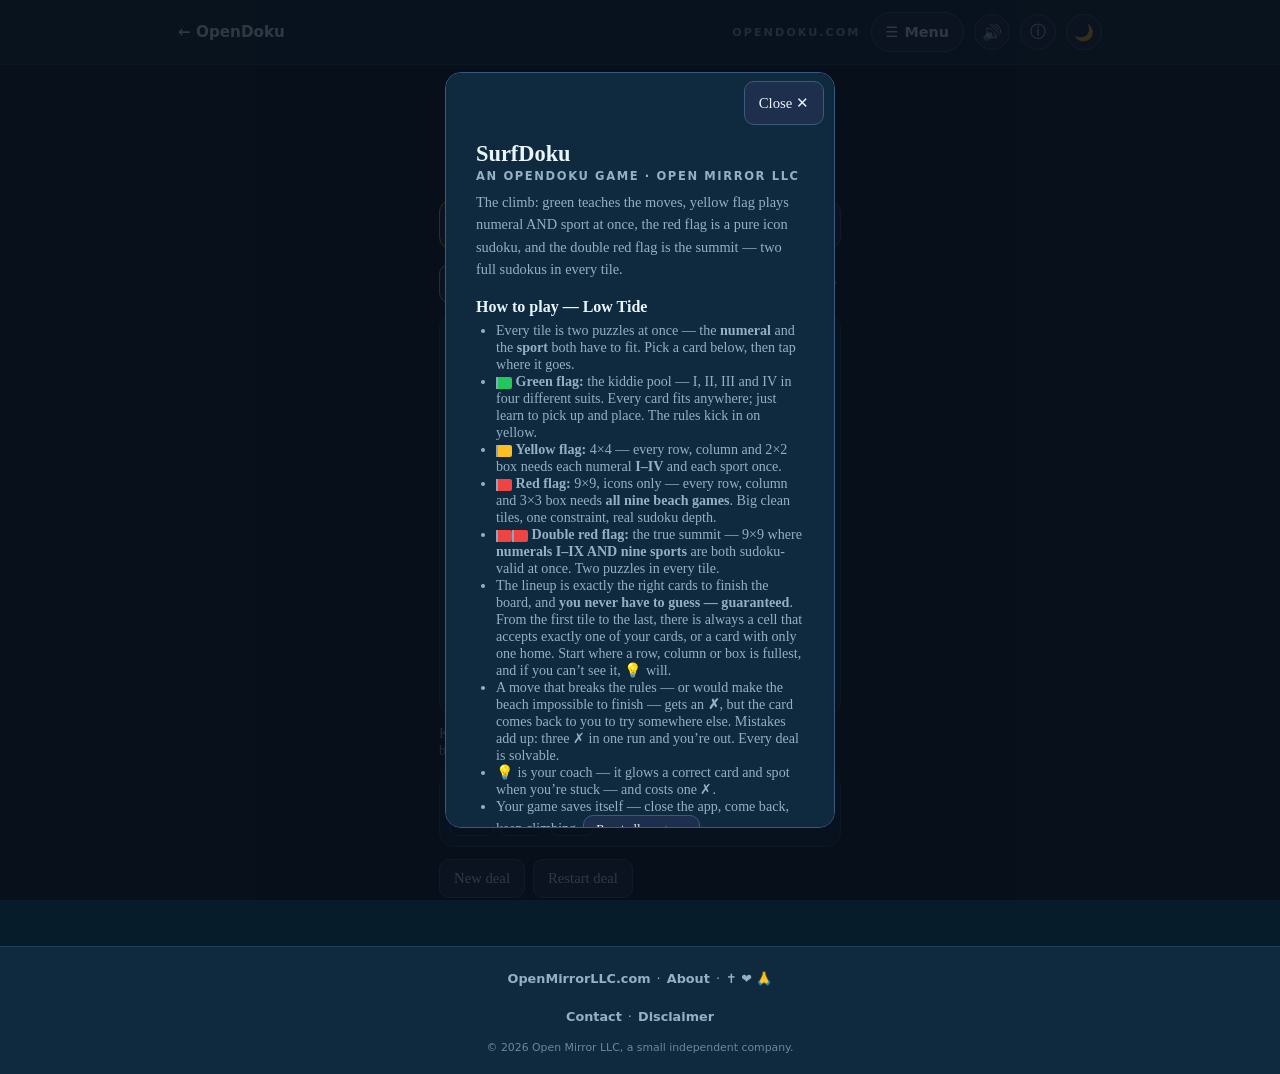
<file: surfdoku/index.html>
<!DOCTYPE html>
<html lang="en">
<head>
<!-- Google tag (gtag.js) -->
<script async src="https://www.googletagmanager.com/gtag/js?id=G-PLCVJ82B8T"></script>
<script>
  window.dataLayer = window.dataLayer || [];
  function gtag(){dataLayer.push(arguments);}
  gtag('js', new Date());
  gtag('config', 'G-PLCVJ82B8T');
  function gaTrack(n, p) { try { gtag('event', n, p || {}); } catch (e) {} }
</script>
<meta charset="UTF-8">
<meta name="viewport" content="width=device-width, initial-scale=1.0">
<title>SurfDoku | OpenDoku</title>
<meta name="description" content="SurfDoku, an OpenDoku game: beach brain games in Roman numerals. Low Tide — sudoku that climbs to two puzzles in every tile, from kiddie pool to double red flag. Riptide — beat-the-clock merges.">
<meta property="og:title" content="SurfDoku — an OpenDoku game">
<meta property="og:description" content="Sudoku × beach games, easy to expert. Four tides from kiddie pool to double red flag, plus Riptide. Part of the OpenDoku puzzle-games series.">
<meta property="og:image" content="https://opendoku.com/icons/og-image.png">
<meta property="og:image:width" content="1200">
<meta property="og:image:height" content="630">
<meta name="twitter:card" content="summary_large_image">
<link rel="icon" href="data:image/svg+xml,<svg xmlns='http://www.w3.org/2000/svg' viewBox='0 0 100 100'><text y='.9em' font-size='90'>🌞</text></svg>">
<meta name="theme-color" content="#0b1220">
<script>
/* PWA wiring — only on the production domain:
   manifest + icons + offline service worker = installable app. */
if(window.parent===window && /(^|\.)(snowdoku|opendoku|surfdoku)\.com$/.test(location.hostname)){
  /* PWA activates on the production domains only (keep in sync with GAME.domain
     on rename — this guard runs before the THEME ZONE exists) */
  const l1=document.createElement('link'); l1.rel='manifest'; l1.href='manifest.json';
  const l2=document.createElement('link'); l2.rel='apple-touch-icon'; l2.href='icons/apple-touch-icon.png';
  document.head.append(l1,l2);
  if('serviceWorker' in navigator)
    addEventListener('load',()=>navigator.serviceWorker.register('sw.js').catch(()=>{}));
}
</script>
<style>
  :root{
    --bg:#071c2b; --panel:#0f2a3e; --border:#1f4258;
    --ink:#eaf4fb; --dim:#93b0c4; --accent:#fbbf24;
    --cell:#0a2334; --cellbd:#28516b; --frozen:#24405f; --frozenbd:#3f6288;
    --good:#1c3a2b; --goodbd:#3f7a52; --ok:#7fe08a;
    --btn:#1e2f4d; --btnbd:#3a5a80;
    --ski:#4cc3ff; --board:#ffd34d; --skate:#ff9ad5; --shoe:#ffab73;
    --sled:#b7a4ff; --hockey:#5fe0b7; --curl:#f2c9a8; --alpine:#dbe9f6; --snowman:#ff9d8a;
  }
  [data-theme="light"]{
    --bg:#fffaf0; --panel:#ffffff; --border:#efe4d0;
    --ink:#292117; --dim:#6b5d4b; --accent:#d97706;
    --cell:#f4f4f5; --cellbd:#d6d3d1; --frozen:#dbeafe; --frozenbd:#93c5fd;
    --good:#dcfce7; --goodbd:#4ade80; --ok:#15803d;
    --btn:#f4f4f5; --btnbd:#d4d4d8;
    --ski:#0369a1; --board:#b45309; --skate:#be185d; --shoe:#c2410c;
    --sled:#6d28d9; --hockey:#047857; --curl:#92400e; --alpine:#334155; --snowman:#b91c1c;
  }
  *{box-sizing:border-box; -webkit-tap-highlight-color:transparent;}
  body{
    margin:0; min-height:100vh; overscroll-behavior-y:contain; background:var(--bg); color:var(--ink);
    font-family:Georgia,'Times New Roman',serif;
    display:flex; flex-direction:column; align-items:center;
  }
  a{color:var(--accent);}
  button{
    font-family:inherit; font-size:.92rem; color:var(--ink);
    background:var(--btn); border:1px solid var(--btnbd); border-radius:10px;
    padding:10px 14px; cursor:pointer; touch-action:manipulation;
  }
  button:active{transform:translateY(1px);}
  button:disabled{opacity:.3; cursor:default;}
  /* ---- Open Mirror chrome ---- */
  .om-bar{
    width:100%; background:var(--panel); border-bottom:1px solid var(--border);
    font-family:system-ui,sans-serif;
  }
  .om-in{
    max-width:960px; margin:0 auto; padding:12px 18px;
    display:flex; align-items:center; justify-content:space-between; gap:10px;
  }
  .om-bar a{font-weight:800; font-size:.95rem; color:var(--ink); text-decoration:none;}
  .om-bar .right{display:flex; align-items:center; gap:10px;}
  .om-bar .site{font-size:.7rem; font-weight:900; letter-spacing:.18em; color:var(--dim);}
  #themeBtn{border-radius:50%; width:36px; height:36px; padding:0; font-size:1rem;}
  .om-foot{
    width:100%; margin-top:auto; background:var(--panel); border-top:1px solid var(--border);
    font-family:system-ui,sans-serif; font-size:.8rem; color:var(--dim);
  }
  .om-foot .om-in{display:block; text-align:center; padding:10px 16px calc(18px + env(safe-area-inset-bottom,0px));}
  .om-foot a{display:inline-block;padding:9px 2px;text-decoration:none; font-weight:900; color:var(--dim);}
  .om-foot p{margin:5px 0;}
  .om-foot .om-sub a{font-weight:700;}.om-foot .om-legal{font-size:.68rem;opacity:.7;margin:6px auto 0;line-height:1.6;}.om-foot a:focus-visible{outline:2px solid var(--dim);outline-offset:2px;}.om-foot a:hover{text-decoration:underline;text-underline-offset:4px;}
  body.embedded .om-bar, body.embedded .om-foot, body.embedded .hero{display:none;}
  /* ---- hero + tabs ---- */
  .app{width:100%; max-width:430px; padding:14px 14px 48px; margin:0 auto;}
  .hero{text-align:center; padding:22px 0 6px;}
  .brand{
    width:76px; height:76px; margin:0 auto 12px; border-radius:24px;
    background:var(--panel); border:2px solid var(--accent);
    display:flex; align-items:center; justify-content:center; font-size:2.5rem;
  }
  .hero h1{font-size:2.1rem; margin:0; letter-spacing:.5px;}
  .hero h1 span{color:var(--accent);}
  .hero .series{margin:6px 0 0; font-size:.72rem; font-weight:900; letter-spacing:.14em; text-transform:uppercase; color:var(--dim); font-family:system-ui,sans-serif;}
  .hero .tag{margin:7px 0 0; font-size:.95rem; font-weight:bold; color:var(--accent);}
  .hero .sub{margin:5px 0 0; font-size:.82rem; color:var(--dim); font-style:italic;}
  .tabs{display:flex; gap:8px; margin:18px 0 14px;}
  .tabs button{flex:1; padding:14px 6px; font-size:1rem; border-radius:12px;}
  .tabs button.on{border-color:var(--accent); color:var(--accent); font-weight:bold;}
  .screen{display:none;}
  .screen.on{display:block;}
  header.game{display:flex; align-items:center; justify-content:space-between; gap:8px; margin-bottom:10px;}
  header.game h2{font-size:1.15rem; margin:0;}
  .c-ski{color:var(--ski);} .c-board{color:var(--board);}
  .c-skate{color:var(--skate);} .c-shoe{color:var(--shoe);}
  .c-sled{color:var(--sled);} .c-hockey{color:var(--hockey);} .c-curl{color:var(--curl);}
  .c-alpine{color:var(--alpine);} .c-snowman{color:var(--snowman);}
  /* ---- difficulty: ocean signal flags (green/yellow/red/double red) ---- */
  .flg{display:inline-block; width:16px; height:12px; vertical-align:middle;
    border-left:2px solid #8fa6ba; border-radius:0 2px 2px 0; box-sizing:border-box;}
  .flgG{background:#22c55e;}
  .flgY{background:#fbbf24;}
  .flgR{background:#ef4444;}
  .dbl .flg:first-child{margin-right:3px;}
  /* ---- tiles: sport icon reads bigger than the numeral ---- */
  #ftWrap{
    display:grid; gap:4px; background:var(--panel); padding:8px; border-radius:14px;
    border:1px solid var(--border);
  }
  .cell{
    aspect-ratio:1; border-radius:8px; background:var(--cell); border:1px solid var(--cellbd);
    display:flex; flex-direction:column; align-items:center; justify-content:center;
    user-select:none; cursor:pointer; touch-action:manipulation;
  }
  .cell .suit{font-size:1.3rem; line-height:1.15;}
  .cell .num{font-weight:bold; font-size:.92rem; line-height:1;}
  .cell.frozen{background:var(--frozen); border-color:var(--frozenbd);}
  .cell.legal{background:var(--good); border-color:var(--goodbd);}
  .cell.shake{animation:shake .3s;}
  @keyframes shake{
    0%,100%{transform:translateX(0);} 25%{transform:translateX(-5px);} 75%{transform:translateX(5px);}
  }
  .modeOn{border-color:var(--ok); color:var(--ok);}
  #ftStrikes{color:#ffab4a; font-weight:bold;}
  #ftWins{color:var(--dim); font-size:.78rem; font-weight:bold;}
  #ftWrap.lv2 .cell .suit{font-size:2.4rem;}
  #ftWrap.lv2 .cell .num{font-size:1.6rem;}
  #ftWrap.lv9{gap:2px; padding:5px;}
  #ftWrap.lv9 .cell{border-radius:4px;}
  #ftWrap.lv9 .cell.boxB{filter:brightness(1.28);}
  #ftWrap.lv9 .cell .suit{font-size:.82rem; line-height:1;}
  #ftWrap.lv9 .cell .num{font-size:.56rem;}
  #ftWrap.lv9 .cell .num.long{font-size:.48rem; letter-spacing:-.5px;}
  #ftWrap.lv9.iconsOnly .cell .suit.solo{font-size:1.5rem;}
  /* double-diamond dual tiles: icon and numeral on diagonal halves */
  #ftWrap.lv9:not(.iconsOnly){padding:4px;}
  #ftWrap.lv9:not(.iconsOnly) .cell{position:relative; background-image:linear-gradient(135deg,transparent 48.5%,var(--cellbd) 48.5%,var(--cellbd) 51.5%,transparent 51.5%);}
  #ftWrap.lv9:not(.iconsOnly) .cell .suit{position:absolute; top:2%; left:6%; font-size:1.02rem;}
  #ftWrap.lv9:not(.iconsOnly) .cell .num{position:absolute; bottom:6%; right:7%; font-size:.68rem;}
  #ftWrap.lv9:not(.iconsOnly) .cell .num.long{font-size:.56rem; letter-spacing:-.5px;}
  @media (max-width:430px){#ftWrap.lv9:not(.iconsOnly){margin-left:-9px; margin-right:-9px;}}
  .cell .suit.solo{font-size:1.9rem;}
  #ftLineup.iconsOnly .chip .suit.solo{font-size:1.5rem;}
  #ftLineup{
    display:flex; flex-wrap:wrap; gap:6px; background:var(--panel);
    border:1px solid var(--border);
    border-radius:14px; padding:10px; margin-top:12px; min-height:56px;
  }
  .chip{
    width:44px; height:54px; border-radius:8px; background:var(--cell);
    border:1px solid var(--cellbd); display:flex; flex-direction:column;
    align-items:center; justify-content:center; cursor:pointer; touch-action:manipulation;
  }
  .chip .suit{font-size:1.2rem; line-height:1.15;}
  .chip .num{font-weight:bold; font-size:.82rem; line-height:1;}
  .chip.sel{border:2px solid var(--ok); background:var(--good);}
  #ftLineup.lv9chips{gap:4px;}
  #ftLineup.lv9chips .chip{width:34px; height:42px;}
  #ftLineup.lv9chips .chip .suit{font-size:.85rem;}
  #ftLineup.lv9chips .chip .num{font-size:.6rem;}
  #ftLineup.lv9chips:not(.iconsOnly) .chip{width:40px; height:46px; position:relative; background-image:linear-gradient(135deg,transparent 48.5%,var(--cellbd) 48.5%,var(--cellbd) 51.5%,transparent 51.5%);}
  #ftLineup.lv9chips:not(.iconsOnly) .chip .suit{position:absolute; top:4%; left:8%; font-size:1.05rem;}
  #ftLineup.lv9chips:not(.iconsOnly) .chip .num{position:absolute; bottom:8%; right:10%; font-size:.68rem;}
  .hintFlash{outline:3px solid #ffd76a; outline-offset:-2px;}
  .bar{display:flex; flex-wrap:wrap; gap:8px; margin-top:12px; align-items:center;}
  .hint{font-size:.88rem; color:var(--dim); margin-top:10px; min-height:1.25em;}
  .objective{
    margin:0 0 10px; padding:10px 14px; border-radius:12px;
    background:var(--panel); border:1px solid var(--border);
    font-size:.85rem; color:var(--dim);
  }
  .objective b{color:var(--ink);}
  /* ---- avalanche ---- */
  #avBoardWrap{position:relative;}
  #avArrows{display:grid; grid-template-columns:repeat(5,minmax(0,1fr)); gap:4px; margin-bottom:5px;}
  #avArrows button{padding:7px 0; min-height:44px; font-size:1rem; border-radius:8px; color:var(--accent); touch-action:manipulation;}
  #avBoard{
    display:grid; grid-template-columns:repeat(5,minmax(0,1fr)); gap:4px;
    background:var(--panel); border:1px solid var(--border); padding:8px; border-radius:14px;
  }
  #avBoard .cell{border-radius:6px;}
  #avBoard .cell.laneB{filter:brightness(1.22);}
  #avBoard .cell .suit{font-size:1.15rem;}
  #avBoard .cell .num{font-size:.78rem;}
  #avBoard .cell .num.long{font-size:.64rem;}
  #avBoard .cell.danger{border-color:#ef4444; box-shadow:inset 0 0 0 1px #ef4444;}
  .pts{
    position:absolute; z-index:5; pointer-events:none;
    font-family:system-ui,sans-serif; font-weight:900; font-size:.95rem; color:var(--ok);
    animation:rise .95s ease-out forwards; text-shadow:0 1px 4px rgba(0,0,0,.5);
  }
  @keyframes rise{from{opacity:1; transform:translateY(0);} to{opacity:0; transform:translateY(-38px);}}
  #avReady{
    background:var(--panel); border:1px solid var(--border); border-radius:14px;
    padding:22px 20px; text-align:center;
  }
  #avReady h3{margin:0 0 8px; font-size:1.25rem;}
  #avReady p{margin:0 0 6px; font-size:.92rem; color:var(--dim); line-height:1.55;}
  #avReady ol{margin:10px auto 16px; padding-left:22px; max-width:300px; text-align:left; font-size:.92rem; color:var(--dim); line-height:1.7;}
  #avReady b{color:var(--ink);}
  .avGoal{margin:4px auto 16px; max-width:320px; padding:10px 14px; border-radius:12px; background:var(--panel); border:1px solid var(--accent); font-size:.9rem; line-height:1.5; color:var(--ink);}
  #avStart{font-size:1.1rem; padding:13px 34px; border-color:var(--accent); color:var(--accent); font-weight:bold; border-radius:50px;}
  .avTop{display:flex; justify-content:space-between; align-items:center; margin-bottom:8px; font-size:.95rem; color:var(--dim);}
  .avTop b{color:var(--ink);}
  .avNow{
    display:flex; align-items:center; gap:12px; background:var(--panel);
    border:1px solid var(--border); border-radius:14px; padding:10px 12px; margin-bottom:10px;
  }
  .avNow .chip{cursor:default;}
  .avNow .cur{width:54px; height:64px; border:2px solid var(--accent);}
  .avNow .cur .suit{font-size:1.5rem;}
  .avNow .cur .num{font-size:1rem;}
  .avNow .meta{flex:1;}
  .avNow .lbl{font-size:.66rem; font-weight:900; letter-spacing:.14em; text-transform:uppercase; color:var(--dim); font-family:system-ui,sans-serif;}
  #avTimer{height:8px; border-radius:6px; background:var(--cell); border:1px solid var(--cellbd); overflow:hidden; margin-top:6px;}
  #avTimerBar{height:100%; width:100%; background:var(--accent); transition:width .1s linear;}
  #avLevel{font-weight:bold; color:var(--accent);}
  /* ---- overlay + details ---- */
  #overlay{position:fixed; inset:0; background:rgba(8,14,24,.82); display:flex; align-items:center; justify-content:center; z-index:10;}
  #overlay[hidden]{display:none;}
  .ov{background:var(--panel); border:1px solid var(--btnbd); border-radius:16px; padding:26px 30px; text-align:center; max-width:300px;}
  .ov h2{margin:0 0 8px; font-size:1.4rem;}
  .ov p{color:var(--dim); font-size:.9rem; margin:0 0 18px;}
  .ov .row{display:flex; gap:10px; justify-content:center; flex-wrap:wrap;}
  @media (prefers-reduced-motion: reduce){
    .cell.shake{animation:none;}
    .pts{animation:none;}
    #avTimerBar{transition:none;}
  }
  details{margin-top:14px; background:var(--panel); border:1px solid var(--border); border-radius:12px; padding:12px 16px; font-size:.9rem; color:var(--dim);}
  details summary{cursor:pointer; color:var(--ink); font-size:1rem; font-weight:bold; padding:2px 0;}
  details li{margin:9px 0; line-height:1.55;}
  .hero{padding:12px 0 0;}
  .brand{width:52px; height:52px; font-size:1.6rem; border-radius:16px; margin:0 auto 8px;}
  .hero h1{font-size:1.7rem;}
  #infoBtn,#sndBtn,#gamesBtn{border-radius:50%; width:36px; height:36px; padding:0; font-size:1rem; font-family:system-ui,sans-serif;}
  .menuwrap{position:relative; display:inline-flex;}
  #gamesMenu{position:absolute; right:0; top:calc(100% + 8px); width:230px; max-width:calc(100vw - 2rem); max-height:min(70vh,30rem); overflow-y:auto; overflow-x:hidden; background:var(--panel); border:1px solid var(--border); border-radius:16px; padding:8px; z-index:60; box-shadow:0 20px 40px rgba(0,0,0,.4); font-family:system-ui,sans-serif; text-align:left;}
  #gamesMenu[hidden]{display:none;}
  #gamesMenu a{display:flex; align-items:center; gap:10px; min-height:44px; box-sizing:border-box; padding:10px 14px; border-radius:12px; font-weight:600; font-size:.92rem; color:var(--ink); text-decoration:none;}
  #gamesMenu a:hover{background:var(--btn);}
  #gamesMenu .sep{border-top:1px solid var(--border); margin:6px 4px;}
  @media (max-width:430px){.om-bar .site{display:none;}}
  #infoPanel{position:fixed; inset:0; background:rgba(8,14,24,.82); display:flex; align-items:center; justify-content:center; z-index:20; padding:14px;}
  #infoPanel[hidden]{display:none;}
  .info-top{position:sticky; top:-26px; margin:-26px -30px 8px; padding:8px 10px; display:flex; justify-content:flex-end; background:var(--panel); border-radius:16px 16px 0 0; z-index:1;}
  .info-top button{min-height:44px; min-width:44px;}
  /* om-fam-standard: match the Open Mirror family menu (pill trigger + rows) */
  #gamesBtn{display:inline-flex; align-items:center; gap:6px; width:auto; min-height:40px; padding:8px 14px; border-radius:999px; font-size:.9rem; font-weight:900; font-family:system-ui,sans-serif;}
  @media(max-width:640px){#gamesBtn .lbl{display:none;}}
  .om-in{position:relative;}
  .menuwrap{position:static;}
  #gamesMenu{right:16px;}
</style>

<script src="/games.js" defer></script>
  <!-- Refresh starts at the top (Open Mirror family standard): opt out of the
       browser's reload scroll restore only; back/forward + #anchors stay native. -->
  <script>(function(){try{var n=performance.getEntriesByType("navigation")[0];if(!n||n.type!=="reload"||location.hash)return;var armed=true,poll;var disarm=function(){armed=false;clearInterval(poll);removeEventListener("scroll",clamp,true);};var clamp=function(){if(armed&&(window.scrollY||window.scrollX))window.scrollTo(0,0);};addEventListener("scroll",clamp,true);["wheel","touchstart","keydown","pointerdown"].forEach(function(t){addEventListener(t,disarm,{once:true,capture:true,passive:true});});window.scrollTo(0,0);poll=setInterval(clamp,100);addEventListener("load",function(){setTimeout(function(){clamp();disarm();},250);},{once:true});setTimeout(disarm,8000);}catch(e){}})();</script>
</head>
<body data-theme="dark">

<header class="om-bar">
  <div class="om-in">
    <a href="https://opendoku.com/" title="All the OpenDoku games">← OpenDoku</a>
    <span class="right">
      <span class="site">OPENDOKU.COM</span>
      <span class="menuwrap">
        <button id="gamesBtn" title="All the games" aria-haspopup="true" aria-expanded="false">☰<span class="lbl"> Menu</span></button>
        <nav id="gamesMenu" hidden>
          <a href="https://opendoku.com/">🧩 All games</a>
          <a href="/slopedoku/">🏔️ SlopeDoku</a>
          <a href="/surfdoku/">🌞 SurfDoku</a>
          <a href="/minedoku/">⛏️ MineDoku</a>
          <div class="sep" aria-hidden="true"></div>
          <a href="https://opendoku.com/about/">About OpenDoku</a>
          <div class="sep" aria-hidden="true"></div>
        </nav>
      </span>
      <button id="sndBtn" title="Sound on / off">🔊</button>
      <button id="infoBtn" title="About &amp; how to play">ⓘ</button>
      <button id="themeBtn" title="Light / dark" aria-label="Light or dark mode">🌙</button>
    </span>
  </div>
</header>

<div class="app">

  <div class="hero">
    <div class="brand" aria-hidden="true">🌞</div>
    <h1>SurfDoku</h1>
  </div>

  <div class="tabs">
    <button id="tabTracks">🏖️ Low Tide</button>
    <button id="tabAval">🌊 Riptide</button>
  </div>

  <!-- ============ FRESH TRACKS ============ -->
  <div id="tracks" class="screen">
    <div class="bar" style="margin:0 0 10px">
      <button id="lvGreen" title="Green flag — kiddie pool, learn on 4 squares"><span class="flg flgG"></span></button>
      <button id="lvBlue" title="Yellow flag — 4×4"><span class="flg flgY"></span></button>
      <button id="lvBlack" title="Red flag — 9×9, icons only"><span class="flg flgR"></span></button>
      <button id="lvDblack" title="Double red flag — 9×9, numerals AND games" class="dbl"><span class="flg flgR"></span><span class="flg flgR"></span></button>
      <button id="ftHintBtn" title="Coach — show me a move (costs one ✗)">💡</button>
      <span id="ftWins" style="margin-left:auto"></span>
      <span id="ftStrikes" style="font-size:1.05rem;letter-spacing:4px"></span>
    </div>
    <div id="ftWrap"></div>
    <div class="hint" id="ftHint">Pick an athlete below.</div>
    <div id="ftLineup"></div>
    <div class="bar">
      <button id="ftNew">New deal</button>
      <button id="ftRestart">Restart deal</button>
    </div>
  </div>

  <!-- ============ AVALANCHE ============ -->
  <div id="aval" class="screen">

    <div id="avReady">
      <h3>🌊 Riptide — survive the tide</h3>
      <p><b>The run ends when the beach fills to the top.</b> Merge tiles to keep space open — the longer you last, the higher the score.</p>
      <ol>
        <li>Tap a <b>▼ lane</b> to drop the falling tile — <b>beat the clock</b>, or it drops in a random lane.</li>
        <li>Touching tiles with the <b>same numeral merge</b> into one bigger tile: I+I→II … IX+IX→X. Two X&rsquo;s = 💥.</li>
        <li>Every <b>12 drops the tide rises</b> — a new stage: faster clock, richer tiles, level bonus.</li>
      </ol>
      <p class="avGoal">🏆 <b>Points:</b> bigger merges pay more · same sport = <b>×2</b> · extra merges from one drop chain <b>⚡×2, ×3…</b> · everything × your level.</p>
      <p class="avGoal" id="avRecords" hidden></p>
      <div id="avTop5" hidden style="margin:10px auto 14px;max-width:300px;text-align:left;font-size:.85rem;color:var(--dim);line-height:1.6"></div>
      <button id="avStart">▶ Start the run</button>
      <button id="avContinue" hidden style="margin-left:8px">↩ Continue last run</button>
    </div>

    <div id="avGame" hidden>
      <div class="avTop">
        <span>Score <b id="avScore">0</b></span>
        <span>Best <b id="avBest">0</b></span>
        <span>Level <b id="avLevel">1</b></span>
        <span title="Drops until the next level">⚡<b id="avToLv">12</b></span>
        <button id="avNew" style="padding:6px 12px;font-size:.8rem">New run</button>
      </div>
      <div class="avNow">
        <div class="chip cur" id="avCur"></div>
        <div class="meta">
          <div class="lbl">Drop before the clock does</div>
          <div id="avTimer"><div id="avTimerBar"></div></div>
        </div>
        <div>
          <div class="lbl" style="text-align:center">Next</div>
          <div class="chip" id="avNext" style="margin-top:2px"></div>
        </div>
      </div>
      <div id="avBoardWrap">
        <div id="avArrows"></div>
        <div id="avBoard"></div>
      </div>
      <div class="hint" id="avHint">Tap a ▼ lane to drop.</div>
    </div>
  </div>


  <div id="infoPanel" hidden>
    <div class="ov" style="max-width:390px;width:100%;text-align:left;max-height:84vh;overflow-y:auto">
      <!-- Nov 20 2026: on a phone the rules run past the screen; a close button stays pinned at the top so nobody has to scroll to the end to start playing. -->
      <div class="info-top"><button id="infoCloseTop" type="button" aria-label="Close the rules and play">Close ✕</button></div>
      <h2 style="margin:0 0 2px">SurfDoku</h2>
      <p style="margin:0 0 2px;font-size:.72rem;font-weight:900;letter-spacing:.14em;text-transform:uppercase;color:var(--dim);font-family:system-ui,sans-serif">An OpenDoku game · Open Mirror LLC</p>
      <p style="margin:8px 0 0;color:var(--dim);font-size:.9rem;line-height:1.55">The climb: green teaches the moves, yellow flag plays numeral AND sport at once, the red flag is a pure icon sudoku, and the double red flag is the summit — two full sudokus in every tile.</p>
      <h3 style="margin:18px 0 6px;font-size:1rem">How to play — Low Tide</h3>
      <ul style="margin:0;padding-left:20px;color:var(--dim);font-size:.88rem">
        <li>Every tile is two puzzles at once — the <b>numeral</b> and the <b>sport</b> both have to fit. Pick a card below, then tap where it goes.</li>
        <li><span class="flg flgG"></span> <b>Green flag:</b> the kiddie pool — I, II, III and IV in four different suits. Every card fits anywhere; just learn to pick up and place. The rules kick in on yellow.</li>
        <li><span class="flg flgY"></span> <b>Yellow flag:</b> 4&times;4 — every row, column and 2&times;2 box needs each numeral <b>I&ndash;IV</b> and each sport once.</li>
        <li><span class="flg flgR"></span> <b>Red flag:</b> 9&times;9, icons only — every row, column and 3&times;3 box needs <b>all nine beach games</b>. Big clean tiles, one constraint, real sudoku depth.</li>
        <li><span class="flg flgR"></span><span class="flg flgR"></span> <b>Double red flag:</b> the true summit — 9&times;9 where <b>numerals I&ndash;IX AND nine sports</b> are both sudoku-valid at once. Two puzzles in every tile.</li>
        <li>The lineup is exactly the right cards to finish the board, and <b>you never have to guess — guaranteed</b>. From the first tile to the last, there is always a cell that accepts exactly one of your cards, or a card with only one home. Start where a row, column or box is fullest, and if you can&rsquo;t see it, 💡 will.</li>
        <li>A move that breaks the rules — or would make the beach impossible to finish — gets an <b>✗</b>, but the card comes back to you to try somewhere else. Mistakes add up: three ✗ in one run and you&rsquo;re out. Every deal is solvable.</li>
        <li>💡 is your coach — it glows a correct card and spot when you&rsquo;re stuck — and costs one ✗.</li>
        <li>Your game saves itself — close the app, come back, keep climbing. <button id="resetAll" style="padding:6px 12px;font-size:.8rem">Reset all progress</button></li>
      </ul>
      <h3 style="margin:18px 0 6px;font-size:1rem">How to play — Riptide</h3>
      <ul style="margin:0;padding-left:20px;color:var(--dim);font-size:.88rem">
        <li><b>The goal is survival:</b> the run ends when the beach fills to the top. Merging keeps it clear — and scores.</li>
        <li>Tap a <b>▼ lane</b> (or anywhere in a column) to drop the tile there <b>before the clock drops it for you</b> in a random lane.</li>
        <li>Touching tiles with equal numerals merge upward: I+I&rarr;II &hellip; IX+IX&rarr;X. Two X&rsquo;s vanish in a 💥 worth 500 &times; level.</li>
        <li><b>Scoring:</b> bigger merges are worth more. Same-sport merges pay <b>double</b>. Every extra merge set off by one drop is a <b>⚡ chain</b> — the 2nd merge pays &times;2, the 3rd &times;3. Everything is multiplied by your level.</li>
        <li><b>Every 12 drops = next level</b>, each a stage of the tide: 💧 Ripple &rarr; 🫧 Chop &rarr; 🌊 Swell &rarr; 🌀 Undertow &rarr; 🦈 Shark Water &rarr; 💥 Riptide &rarr; 🌌 Open Ocean. The clock gets faster (6&nbsp;seconds down to 1.8), IV tiles roll in more often from level 4, V breakers from level 6, and every level pays a bonus. A red lane is one tile from the top — clear it first.</li>
      </ul>
      <div style="text-align:center;margin-top:16px"><button id="infoClose">Close</button></div>
    </div>
  </div>
  <div id="overlay" hidden>
    <div class="ov">
      <h2 id="ovTitle"></h2>
      <p id="ovMsg"></p>
      <div class="row" id="ovBtns"></div>
    </div>
  </div>
</div>

<footer class="om-foot">
  <div class="om-in">
    <nav aria-label="Open Mirror LLC">
      <p><a href="https://openmirrorllc.com">OpenMirrorLLC.com</a> <span aria-hidden="true">·</span>
        <a href="/about/">About</a> <span aria-hidden="true">·</span>
        <a href="https://crossheartpray.com" aria-label="Visit CrossHeartPray"><span aria-hidden="true">✝️ ❤️ 🙏</span></a></p>
      <p class="om-sub"><a href="/about/#contact">Contact</a> <span aria-hidden="true">·</span>
        <a href="/about/#disclaimer">Disclaimer</a></p>
    </nav>
    <p class="om-legal"><span style="display:inline-block">© 2026 Open Mirror LLC,</span> <span style="display:inline-block">a small independent company.</span></p>
  </div>
</footer>

<script>
(function(){
  const b=document.getElementById('gamesBtn'), m=document.getElementById('gamesMenu');
  b.addEventListener('click',(e)=>{e.stopPropagation(); m.hidden=!m.hidden; b.setAttribute('aria-expanded',String(!m.hidden));});
  document.addEventListener('click',(e)=>{if(!m.hidden && !m.contains(e.target)){m.hidden=true; b.setAttribute('aria-expanded','false');}});
  document.addEventListener('keydown',(e)=>{if(e.key==='Escape' && !m.hidden){m.hidden=true; b.setAttribute('aria-expanded','false'); b.focus();}});
})();
</script>
<script>
(function(){
  'use strict';
  /* ═════════════════════ THEME ZONE — the doku-engine seed ═════════════════
     To build the next Open Mirror doku (SuitDoku, DogDoku, BibleDoku,
     ColorDoku...): fork this file, change ONLY this zone plus /icons and
     manifest.json. Everything below is theme-agnostic engine: board
     generators (incl. the 9×9 orthogonal-pair construction), unique-solution
     math, validators, strikes, the 💡 coach, save/resume, timers, PWA.
     GAME = identity · SUITS = tile categories (9 for the 9×9 board) ·
     ROMAN = glyph track (10: 9 board glyphs + the merge-cap glyph). */
  /* RENAME BEFORE LAUNCH? Change productName here — hero, title, bar,
     footer and dialogs all render from it. Candidates on the table:
     'Low Tide Doku' · 'SurfDoku' · 'Riptide Doku'.
     A rename must ALSO touch (JS can't reach these for crawlers/installs):
       1. <head> meta description + og:title/og:description (this file)
       2. manifest.json — name, short_name, description
       3. /icons if the brand mark changes
     Leave alone: localStorage su_* keys (players' saves) and the
     'surfdoku-height' postMessage type (embed protocol paired with
     the embed host, if this game is ever embedded) — internal, not branding. */
  const GAME={
    productName:'SurfDoku',
    series:'OpenDoku',          // the puzzle-games family — one of many to come
    domain:'opendoku.com',      // one home for the whole series
    tagline:'Beach brain games in Roman numerals',
    sub:'From one easy rule to two puzzles in every tile.',
    brand:'🌞',
    next:{href:'/slopedoku/',label:'🏔️ SlopeDoku'}
  };
  const SUITS=[
    {id:'ski',  sym:'🏄'},
    {id:'board',sym:'🏐'},
    {id:'skate',sym:'🏓'},
    {id:'shoe', sym:'🛟'},
    {id:'sled', sym:'🪁'},
    {id:'hockey',sym:'🛶'},
    {id:'curl', sym:'🐚'},
    {id:'alpine',sym:'⛵'},
    {id:'snowman',sym:'🦀'}
  ];
  const ROMAN=['I','II','III','IV','V','VI','VII','VIII','IX','X'];
  const $=id=>document.getElementById(id);
  function shuffle(a){
    for(let i=a.length-1;i>0;i--){
      const j=Math.floor(Math.random()*(i+1));
      [a[i],a[j]]=[a[j],a[i]];
    }
    return a;
  }
  /* ---------- juice: tiny synth SFX + haptics — no audio files ---------- */
  const buzz=p=>{try{if(navigator.vibrate)navigator.vibrate(p);}catch(e){}};
  const SFX=(()=>{
    let ctx=null, on=localStorage.getItem('su_snd')!=='off';
    function blip(freq,dur,type,gain){
      if(!on) return;
      try{
        ctx=ctx||new (window.AudioContext||window.webkitAudioContext)();
        const o=ctx.createOscillator(), g=ctx.createGain();
        o.type=type; o.frequency.value=freq;
        g.gain.setValueAtTime(gain,ctx.currentTime);
        g.gain.exponentialRampToValueAtTime(.0001,ctx.currentTime+dur);
        o.connect(g); g.connect(ctx.destination);
        o.start(); o.stop(ctx.currentTime+dur);
      }catch(e){}
    }
    return {
      drop:()=>blip(220,.07,'triangle',.05),
      merge:n=>blip(300+Math.min(n,6)*80,.16,'sine',.14),
      boom:()=>{blip(70,.45,'sawtooth',.2); blip(140,.3,'square',.07);},
      lvl:()=>{blip(523,.1,'sine',.1); setTimeout(()=>blip(784,.16,'sine',.1),90);},
      win:()=>[523,659,784].forEach((f,i)=>setTimeout(()=>blip(f,.22,'sine',.13),i*110)),
      over:()=>{blip(196,.28,'sine',.13); setTimeout(()=>blip(131,.5,'sine',.13),200);},
      strike:()=>blip(110,.18,'square',.1),
      get on(){return on;},
      toggle(){on=!on; localStorage.setItem('su_snd',on?'on':'off'); return on;}
    };
  })();
  /* sport icon reads a little bigger than the numeral;
     iconOnly renders just the sport — big and clean (black diamond) */
  function cardHTML(card,iconOnly){
    const s=SUITS[card.s];
    if(iconOnly) return `<span class="suit solo">${s.sym}</span>`;
    const n=ROMAN[card.n!==undefined?card.n:card.v];
    return `<span class="suit">${s.sym}</span>`+
           `<span class="num c-${s.id}${n.length>2?' long':''}">${n}</span>`;
  }

  /* ---------- theme (Open Mirror standard) ---------- */
  const themeBtn=$('themeBtn');
  function applyTheme(t){
    document.body.dataset.theme=t;
    document.documentElement.dataset.omTheme=t;
    themeBtn.textContent=t==='dark'?'🌙':'☀️';
  }
  applyTheme(localStorage.getItem('om-theme')==='light'?'light':'dark');
  $('infoBtn').addEventListener('click',()=>{$('infoPanel').hidden=false;});
  $('infoClose').addEventListener('click',()=>{$('infoPanel').hidden=true;});
  $('infoCloseTop').addEventListener('click',()=>{$('infoPanel').hidden=true;});
  $('infoPanel').addEventListener('click',(e)=>{if(e.target.id==='infoPanel')$('infoPanel').hidden=true;});
  const sndBtn=$('sndBtn');
  sndBtn.textContent=SFX.on?'🔊':'🔇';
  sndBtn.addEventListener('click',()=>{sndBtn.textContent=SFX.toggle()?'🔊':'🔇';});
  themeBtn.addEventListener('click',()=>{
    const t=document.body.dataset.theme==='dark'?'light':'dark';
    localStorage.setItem('om-theme',t);
    applyTheme(t);
  });

  /* ---------- theme-zone injection: ALL naming renders from GAME ---------- */
  const TLD='.'+GAME.domain.split('.').pop();
  document.title=`${GAME.productName} — ${GAME.tagline.toLowerCase()} · an ${GAME.series} game`;
  document.querySelector('.hero h1').innerHTML=
    GAME.productName.replace(/Doku$/,'<span>Doku</span>');
  document.querySelector('.brand').textContent=GAME.brand;
  document.querySelector('.om-bar .site').textContent=GAME.domain.toUpperCase();

  /* ---------- tabs ---------- */
  let tab=null;
  function show(id){
    document.querySelectorAll('.screen').forEach(s=>s.classList.remove('on'));
    $(id).classList.add('on');
    $('tabTracks').classList.toggle('on',id==='tracks');
    $('tabAval').classList.toggle('on',id==='aval');
    $('overlay').hidden=true;
    tab=id;
    localStorage.setItem('su_tab',id);
    if(id==='aval') AV.enter(); else AV.leave();
    if(id==='tracks') FT.enter();
  }
  function overlay(title,msg,btns){
    $('ovTitle').textContent=title;
    $('ovMsg').textContent=msg;
    const row=$('ovBtns'); row.innerHTML='';
    btns.forEach(([label,fn])=>{
      const b=document.createElement('button');
      b.textContent=label;
      b.addEventListener('click',()=>{$('overlay').hidden=true; fn();});
      row.appendChild(b);
    });
    $('overlay').hidden=false;
  }
  function goNext(){
    if(window.parent!==window) window.open('https://'+GAME.domain+GAME.next.href,'_blank');
    else location.href=GAME.next.href;
  }

  /* ================= FRESH TRACKS ================= */
  const FT=(()=>{
    /* tide ladder: green 2x2 tutorial · blue 4x4 dual · black 9x9 ICONS
       ONLY (nine sports, one clean constraint) · double black 9x9 DUAL —
       numerals AND sports, two sudokus at once. (The old "athletes ski to
       their tiles" movement mode is retired from SurfDoku and saved as a
       future OpenDoku game concept — see README.) */
    const LV={
      green:{n:2},
      blue:{n:4,bw:2,bh:2},
      black:{n:9,bw:3,bh:3,iconsOnly:true},
      dblack:{n:9,bw:3,bh:3}
    };
    let level=localStorage.getItem('su_tracks_level');
    if(!LV[level]) level='green';
    const cfg=()=>LV[level];
    const N=4; // blue board size (genSolution)
    const row=i=>Math.floor(i/cfg().n), col=i=>i%cfg().n;
    function box(i){
      const c=cfg();
      if(!c.bw) return i; // green: no boxes — every cell its own
      return Math.floor(row(i)/c.bh)*(c.n/c.bw)+Math.floor(col(i)/c.bw);
    }
    function conflicts(g,i,card){
      const nn=cfg().n*cfg().n;
      for(let j=0;j<nn;j++){
        const c=g[j];
        if(!c||j===i) continue;
        if(row(j)===row(i)||col(j)===col(i)||box(j)===box(i))
          if(c.n===card.n||c.s===card.s) return true;
      }
      return false;
    }
    /* 4x4 full-solution generator (blue) */
    function genSolution(){
      const cells=new Array(16).fill(null);
      const pairs=[];
      for(let n=0;n<N;n++)for(let s=0;s<N;s++)pairs.push({n,s});
      function rec(i,rem){
        if(i===16) return true;
        for(const p of shuffle(rem.slice())){
          if(!conflicts(cells,i,p)){
            cells[i]=p;
            if(rec(i+1,rem.filter(q=>q!==p))) return true;
            cells[i]=null;
          }
        }
        return false;
      }
      rec(0,pairs);
      return cells;
    }
    /* green: the kiddie pool — I,II,III,IV in four different suits.
       Nothing can clash, so every card fits anywhere. */
    function genGreen(){
      const su=shuffle([0,1,2,3]);
      return shuffle([0,1,2,3]).map((v,i)=>({n:v,s:su[i]}));
    }
    /* black: 9x9 orthogonal sudoku pair via the classic base-3 construction —
       numerals AND sports are each sudoku-valid, every pair appears once. */
    function genBlack(){
      const P=k=>shuffle([...Array(k).keys()]);
      const pn=P(9), ps=P(9);
      const rowMap=[], colMap=[];
      for(const b of P(3)) for(const k of P(3)) rowMap.push(3*b+k);
      for(const b of P(3)) for(const k of P(3)) colMap.push(3*b+k);
      const cells=new Array(81);
      for(let r=0;r<9;r++)for(let c=0;c<9;c++){
        const rr=rowMap[r], cc=colMap[c];
        const r1=Math.floor(rr/3), r0=rr%3, c1=Math.floor(cc/3), c0=cc%3;
        const A=3*((r0+c1)%3)+((r1+c0)%3);
        const B=3*((r0+2*c1)%3)+((r1+2*c0)%3);
        cells[r*9+c]={n:pn[A],s:ps[B]};
      }
      return cells;
    }
    /* how many finished beachs exist from here? (capped count) */
    function countSolutions(g,cards,cap){
      let count=0;
      const nn=cfg().n*cfg().n;
      function rec(g,cards){
        if(count>=cap) return;
        if(cards.length===0){count++;return;}
        let bestI=-1,bestOpts=null;
        for(let i=0;i<nn;i++){
          if(g[i]) continue;
          const opts=cards.filter(c=>!conflicts(g,i,c));
          if(opts.length===0) return;
          if(!bestOpts||opts.length<bestOpts.length){bestI=i;bestOpts=opts;}
        }
        if(bestI===-1){count++;return;}
        const tried=new Set();
        for(const c of bestOpts){
          const k=c.n+','+c.s;
          if(tried.has(k)) continue;
          tried.add(k);
          g[bestI]=c;
          rec(g,cards.filter(x=>x!==c));
          g[bestI]=null;
          if(count>=cap) return;
        }
      }
      rec(g.slice(),cards.slice());
      return count;
    }
    /* NO-GUESS guarantee: can the whole board be finished using only
       forced moves a human can deduce — a cell that accepts exactly one
       hand card (naked single) or a card with exactly one legal cell
       (hidden single)? If yes, the puzzle needs zero guessing at every
       step, and the completion it forces is the unique solution. */
    function logicSolvable(g0,cards0){
      const nn=cfg().n*cfg().n;
      const g=g0.slice();
      let cards=cards0.slice();
      while(cards.length){
        let played=false;
        for(let i=0;i<nn&&!played;i++){
          if(g[i]) continue;
          const fits=cards.filter(c=>!conflicts(g,i,c));
          const types=new Set(fits.map(c=>c.n+','+c.s));
          if(fits.length&&types.size===1){g[i]=fits[0]; cards=cards.filter(c=>c!==fits[0]); played=true;}
        }
        if(!played){
          for(let ci=0;ci<cards.length&&!played;ci++){
            const cells=[];
            for(let i=0;i<nn;i++) if(!g[i]&&!conflicts(g,i,cards[ci])) cells.push(i);
            if(cells.length===1){g[cells[0]]=cards[ci]; cards=cards.toSpliced(ci,1); played=true;}
          }
        }
        if(!played) return false;
      }
      return true;
    }
    /* can the rest of the lineup still fill the board? (pure CSP) */
    function completable(g,cards){
      if(cards.length===0) return true;
      const nn=cfg().n*cfg().n;
      let bestI=-1,bestOpts=null;
      for(let i=0;i<nn;i++){
        if(g[i]) continue;
        const opts=cards.filter(c=>!conflicts(g,i,c));
        if(opts.length===0) return false;
        if(!bestOpts||opts.length<bestOpts.length){bestI=i;bestOpts=opts;}
      }
      if(bestI===-1) return true;
      const tried=new Set();
      for(const c of bestOpts){
        const k=c.n+','+c.s;
        if(tried.has(k)) continue;
        tried.add(k);
        g[bestI]=c;
        if(completable(g,cards.filter(x=>x!==c))){g[bestI]=null;return true;}
        g[bestI]=null;
      }
      return false;
    }
    /* state */
    let grid,frozen,lineup,sel,deal,strikes=0,hintMsg=null;
    function newDeal(){
      gaTrack('level_start', { game: 'surfdoku', level_name: level });
      const c=cfg();
      let sol,fz;
      if(level==='green'){
        sol=genGreen();
        fz=new Set([Math.floor(Math.random()*4)]);
      }else if(level==='blue'){
        sol=genSolution();
        fz=new Set();
        for(let b=0;b<4;b++){
          const opts=[];
          for(let i=0;i<16;i++) if(box(i)===b) opts.push(i);
          fz.add(opts[Math.floor(Math.random()*opts.length)]);
        }
      }else if(level==='black'){
        /* icons only: one sport sudoku — big, readable, one constraint */
        sol=genBlack().map(cd=>({n:cd.s,s:cd.s}));
        fz=new Set(shuffle([...Array(81).keys()]).slice(0,31));
      }else{
        /* double black: the true summit — numerals AND sports at once */
        sol=genBlack();
        fz=new Set(shuffle([...Array(81).keys()]).slice(0,31));
      }
      /* add clues until the deal is provably NO-GUESS: finishable start to
         end by forced moves alone (which also makes the solution unique) */
      if(level!=='green'){
        const open=shuffle(sol.map((_,i)=>i).filter(i=>!fz.has(i)));
        let g=sol.map((cd,i)=>fz.has(i)?cd:null);
        let cards=sol.filter((_,i)=>!fz.has(i));
        while(open.length&&!logicSolvable(g,cards)){
          const step=cards.length>40?2:1;
          for(let k=0;k<step&&open.length;k++){
            const i=open.pop();
            fz.add(i);
          }
          g=sol.map((cd,i)=>fz.has(i)?cd:null);
          cards=sol.filter((_,i)=>!fz.has(i));
        }
      }
      const cards=sol.map((cd,i)=>fz.has(i)?null:cd).filter(Boolean)
        .sort((a,b)=>a.n-b.n||a.s-b.s);
      deal={g:sol.map((cd,i)=>fz.has(i)?cd:null),cards,fz:[...fz],sol};
      restart();
    }
    /* save/resume: the beach survives closing the app */
    function saveFT(){
      if(!deal) return;
      try{
        localStorage.setItem('su_ft_save',JSON.stringify({level,deal,grid,lineup,strikes}));
      }catch(e){}
    }
    function loadFT(){
      try{
        const s=JSON.parse(localStorage.getItem('su_ft_save'));
        if(!s||!LV[s.level]||!s.deal||!s.grid||!s.lineup) return false;
        if(s.grid.length!==LV[s.level].n*LV[s.level].n) return false; // stale save from an older board shape
        level=s.level;
        localStorage.setItem('su_tracks_level',level);
        deal=s.deal;
        grid=s.grid;
        frozen=new Set(deal.fz);
        lineup=s.lineup;
        strikes=s.strikes||0;
        sel=null; hintMsg='Welcome back — your beach is right where you left it.';
        render();
        return true;
      }catch(e){ return false; }
    }
    function restart(){
      grid=deal.g.slice();
      frozen=new Set(deal.fz);
      lineup=deal.cards.slice();
      sel=null; strikes=0; hintMsg=null;
      render();
    }
    function setLevel(l){
      if(!LV[l]||l===level) return;
      level=l;
      localStorage.setItem('su_tracks_level',l);
      newDeal();
    }
    function place(cardIdx,landing){
      hintMsg=null;
      grid[landing]=lineup[cardIdx];
      lineup.splice(cardIdx,1);
      sel=null;
      if(level==='green'&&lineup.length>0)
        hintMsg=`Nice! ${lineup.length} card${lineup.length===1?'':'s'} to go — pick up another.`;
      render();
      if(lineup.length===0){
        gaTrack('level_end', { game: 'surfdoku', level_name: level, success: true });
        SFX.win(); buzz([30,30,30]);
        localStorage.removeItem('su_ft_save');
        const w=+(localStorage.getItem('su_tracks_wins')||0)+1;
        localStorage.setItem('su_tracks_wins',w);
        const titles={green:'Kiddie pool cleared! 🐬',blue:'High tide! 🌊',
                      black:'Red flag conquered! 🚩',dblack:'DOUBLE RED FLAG! 🏆 Two sudokus, zero guesses.'};
        const next={green:['blue','Next: 🟦 blue'],blue:['black','Next: 🚩 red flag'],
                    black:['dblack','Next: 🚩🚩 double red flag']}[level];
        const btns=[['New deal',newDeal]];
        if(next) btns.push([next[1],()=>setLevel(next[0])]);
        btns.push([GAME.next.label+' →',goNext]);
        overlay(titles[level],'Every card found its place. The sun is still up.',btns);
        return;
      }
    }
    function strike(cellIdx,msg){
      strikes++;
      SFX.strike(); buzz(40);
      hintMsg=msg;
      const el=wrap.querySelector(`[data-idx="${cellIdx}"]`);
      if(el){el.classList.add('shake'); setTimeout(()=>el.classList.remove('shake'),320);}
      renderTop();
      saveFT();
      if(strikes>=3){
        overlay('Three ✗ — wiped out! 🌊','The ocean wins this run. Same deal or fresh waves?',
          [['Retry deal',restart],['New deal',newDeal]]);
      }
    }
    function conflictReason(g,i,card){
      const nn=cfg().n*cfg().n;
      for(let j=0;j<nn;j++){
        const o=g[j];
        if(!o||j===i) continue;
        const where=row(j)===row(i)?'row':col(j)===col(i)?'column':box(j)===box(i)?'box':null;
        if(!where) continue;
        if(o.n===card.n) return `that ${where} already has a ${ROMAN[o.n]}`;
        if(o.s===card.s) return `that ${where} already has ${SUITS[o.s].sym}`;
      }
      return 'that spot breaks a row, column or box';
    }
    function placeClassic(cellIdx){
      if(sel===null||grid[cellIdx]||strikes>=3) return;
      const card=lineup[sel];
      if(conflicts(grid,cellIdx,card)){
        strike(cellIdx,`✗ — ${conflictReason(grid,cellIdx,card)}. The card is still yours — try another spot.`);
        return;
      }
      const g2=grid.slice(); g2[cellIdx]=card;
      if(!completable(g2,lineup.toSpliced(sel,1))){
        strike(cellIdx,'✗ — dead end. The beach couldn’t be finished from there.');
        return;
      }
      place(sel,cellIdx);
    }
    /* 💡 coach: find a correct move and glow it (costs one ✗).
       Classic boards first hunt a NO-GUESS cell — a spot where exactly one
       of your cards fits — and say so, teaching the sudoku foothold. */
    function hint(){
      if(!deal||!lineup.length||strikes>=3) return;
      const c=cfg();
      let pick=null,msg=null;
      const nn=c.n*c.n;
      for(let i=0;i<nn&&!pick;i++){
        if(grid[i]) continue;
        const fits=lineup.filter(cd=>!conflicts(grid,i,cd));
        const distinct=new Set(fits.map(cd=>cd.n+','+cd.s));
        if(fits.length&&distinct.size===1){
          const ci=lineup.indexOf(fits[0]);
          pick={ci,cell:i};
          msg='💡 No guessing: only ONE of your cards fits the glowing cell — its row, column and box rule out everything else.';
        }
      }
      if(!pick){
        for(let ci=0;ci<lineup.length&&!pick;ci++){
          const cells=[];
          for(let i=0;i<nn;i++) if(!grid[i]&&!conflicts(grid,i,lineup[ci])) cells.push(i);
          if(cells.length===1){
            pick={ci,cell:cells[0]};
            msg='💡 No guessing: the glowing card has only ONE cell it can live in — everywhere else is ruled out.';
          }
        }
      }
      for(let ci=0;ci<lineup.length&&!pick;ci++){
        const card=lineup[ci];
        const t=deal.sol.findIndex(s=>s.n===card.n&&s.s===card.s);
        if(t<0||grid[t]) continue;
        if(!conflicts(grid,t,card)){
          const g2=grid.slice(); g2[t]=card;
          if(completable(g2,lineup.toSpliced(ci,1))) pick={ci,cell:t};
        }
      }
      if(!pick){
        outer:
        for(let ci=0;ci<lineup.length;ci++){
          for(let i=0;i<nn;i++){
            if(grid[i]||conflicts(grid,i,lineup[ci])) continue;
            const g2=grid.slice(); g2[i]=lineup[ci];
            if(completable(g2,lineup.toSpliced(ci,1))){pick={ci,cell:i};break outer;}
          }
        }
      }
      if(!pick) return;
      strikes++; renderTop(); saveFT();
      if(strikes>=3){
        overlay('Three \u2717 \u2014 wiped out! \ud83c\udf0a','The ocean wins this run. Same deal or fresh waves?',[['Retry deal',restart],['New deal',newDeal]]);
        return;
      }
      sel=pick.ci;
      hintMsg=(msg||'💡 The glowing card fits the glowing spot.')+' That 💡 cost one ✗.';
      render();
      const cellEl=wrap.querySelector(`[data-idx="${pick.cell}"]`);
      const chipEl=$('ftLineup').children[pick.ci];
      [cellEl,chipEl].forEach(e=>e&&e.classList.add('hintFlash'));
      setTimeout(()=>{
        [cellEl,chipEl].forEach(e=>e&&e.classList.remove('hintFlash'));
      },2600);
    }
    /* rendering */
    const wrap=$('ftWrap');
    function renderTop(){
      const c=cfg();
      const ids={green:'lvGreen',blue:'lvBlue',black:'lvBlack',dblack:'lvDblack'};
      for(const l in ids) $(ids[l]).classList.toggle('modeOn',l===level);
      $('ftStrikes').textContent='✗'.repeat(Math.min(3,strikes))+'·'.repeat(Math.max(0,3-strikes));
      $('ftWins').textContent='🌊×'+(localStorage.getItem('su_tracks_wins')||'0');
      const card=sel!==null?lineup[sel]:null;
      const idle={green:'Kiddie pool — four cards, four cells, every card fits. Pick one up below.',
                  blue:'No guessing, ever — a forced move always exists, first tile to last. Start where a row or box is fullest; 💡 finds it.',
                  black:'Red flag — 9×9, icons only: all nine sports in every row, column and box. 💡 finds a no-guess move.',
                  dblack:'Double red flag — 9×9, TWO sudokus at once: numerals AND sports. No guessing needed; 💡 proves it.'};
      const picked={green:'Now tap any green cell — on the kiddie pool, every spot works!',
                    blue:'Tap any open cell — a wrong spot costs an ✗ but you keep the card.',
                    black:'Tap any open cell — a wrong spot costs an ✗ but you keep the card.',
                    dblack:'Tap any open cell — a wrong spot costs an ✗ but you keep the card.'};
      $('ftHint').textContent=hintMsg||(card?picked[level]:idle[level]);
    }
    function render(){
      const c=cfg(), n=c.n, nn=n*n;
      wrap.innerHTML='';
      wrap.className='lv'+n+(c.iconsOnly?' iconsOnly':'');
      let tpl,gpos;
      if(n===2){ tpl='1fr 1fr'; gpos=v=>v+1; }
      else if(n===4){ tpl='1fr 1fr 10px 1fr 1fr'; gpos=v=>v+1+(v>=2?1:0); }
      else{ tpl='1fr 1fr 1fr 6px 1fr 1fr 1fr 6px 1fr 1fr 1fr'; gpos=v=>v+1+Math.floor(v/3); }
      wrap.style.gridTemplateColumns=tpl;
      wrap.style.gridTemplateRows=tpl;
      const card=sel!==null?lineup[sel]:null;
      const cellLive=new Set();
      if(level==='green'&&card)
        for(let i=0;i<nn;i++) if(!grid[i]) cellLive.add(i);
      for(let i=0;i<nn;i++){
        const el=document.createElement('div');
        /* checkerboard box tint makes the 3x3 structure easy to see */
        const boxB=n===9&&box(i)%2===1;
        el.className='cell'+(frozen.has(i)?' frozen':'')+(cellLive.has(i)?' legal':'')+(boxB?' boxB':'');
        el.dataset.idx=i;
        if(grid[i]) el.innerHTML=cardHTML(grid[i],c.iconsOnly);
        el.style.gridRow=gpos(row(i)); el.style.gridColumn=gpos(col(i));
        el.addEventListener('click',()=>placeClassic(i));
        wrap.appendChild(el);
      }
      const lu=$('ftLineup');
      lu.innerHTML='';
      lu.className=(n===9?'lv9chips':'')+(c.iconsOnly?' iconsOnly':'');
      lineup.forEach((cd,idx)=>{
        const ch=document.createElement('button');
        ch.className='chip'+(idx===sel?' sel':'');
        ch.innerHTML=cardHTML(cd,c.iconsOnly);
        ch.addEventListener('click',()=>{sel=idx===sel?null:idx; hintMsg=null; render();});
        lu.appendChild(ch);
      });
      renderTop();
      saveFT();
    }
    function enter(){ if(!deal && !loadFT()) newDeal(); }
    $('ftNew').addEventListener('click',newDeal);
    $('lvGreen').addEventListener('click',()=>setLevel('green'));
    $('lvBlue').addEventListener('click',()=>setLevel('blue'));
    $('lvBlack').addEventListener('click',()=>setLevel('black'));
    $('lvDblack').addEventListener('click',()=>setLevel('dblack'));
    $('ftHintBtn').addEventListener('click',hint);
    $('ftRestart').addEventListener('click',restart);
    return {newDeal,restart,
      completable,logicSolvable,setLevel,placeClassic,hint,enter,
      get state(){return {grid,lineup,frozen:frozen?[...frozen]:[],sel,level,strikes};},
      get deal(){return deal;},
      place:(ci,L)=>place(ci,L),
      select:i=>{sel=i;render();}};
  })();

  /* ================= AVALANCHE — beat the clock ================= */
  const AV=(()=>{
    const COLS=5, ROWS=6;
    let grid,queue,score,level,drops,over,bestChain=0,tickIv=null,deadline=0,started=false;
    const idx=(r,c)=>r*COLS+c;
    /* a thinking-speed game: 6s at level 1, ~0.45s faster per level, floor 1.8s */
    const dropInterval=()=>Math.max(1800,6000-(level-1)*450);
    /* the tide rises in named stages — every level is a place in the water */
    const STAGES=[
      {ico:'💧',name:'Ripple'},{ico:'🫧',name:'Chop'},{ico:'🌊',name:'Swell'},
      {ico:'🌀',name:'Undertow'},{ico:'🦈',name:'Shark Water'},{ico:'💥',name:'Riptide'}
    ];
    const stageFor=l=>l<=STAGES.length?STAGES[l-1]:{ico:'🌌',name:'Open Ocean '+(l-STAGES.length)};
    function spawn(){
      /* richer tiles as the tide rises: IV ramps up from level 4, V breakers
         roll in from level 6 — harder to clear, huge to merge */
      const p4=level>=4?Math.min(.18,.06+(level-4)*.03):0;
      const p5=level>=6?.08:0;
      const roll=Math.random();
      let v;
      if(roll<p5) v=4;
      else if(roll<p5+p4) v=3;
      else{
        const r=(roll-p5-p4)/(1-p5-p4);
        v=r<.55?0:r<.85?1:2;
      }
      return {v,s:Math.floor(Math.random()*4)};
    }
    function newRun(){
      grid=new Array(COLS*ROWS).fill(null);
      queue=[spawn(),spawn()];
      score=0; level=1; drops=0; bestChain=0; over=false; started=true;
      $('avReady').hidden=true;
      $('avGame').hidden=false;
      render();
      startTimer();
      $('avHint').textContent='Tap a ▼ lane to drop — beat the clock!';
    }
    function startTimer(){
      stopTimer();
      deadline=Date.now()+dropInterval();
      tickIv=setInterval(()=>{
        if(over){stopTimer();return;}
        const total=dropInterval();
        const left=deadline-Date.now();
        const bar=$('avTimerBar');
        const pct=Math.max(0,left/total*100);
        bar.style.width=pct+'%';
        bar.style.background=pct<15?'#ef4444':pct<28?'#ffab4a':'var(--accent)';
        if(left<=0) autoDrop();
      },90);
    }
    function stopTimer(){ if(tickIv){clearInterval(tickIv); tickIv=null;} }
    function autoDrop(){
      const open=[];
      for(let c=0;c<COLS;c++) if(!grid[idx(0,c)]) open.push(c);
      if(!open.length) return;
      $('avHint').textContent='⏱️ Too slow — the tide chose for you!';
      drop(open[Math.floor(Math.random()*open.length)],true);
    }
    function gravity(){
      for(let c=0;c<COLS;c++){
        const stack=[];
        for(let r=ROWS-1;r>=0;r--) if(grid[idx(r,c)]) stack.push(grid[idx(r,c)]);
        for(let r=ROWS-1;r>=0;r--) grid[idx(r,c)]=stack[ROWS-1-r]||null;
      }
    }
    function findPair(){
      for(let r=0;r<ROWS;r++)for(let c=0;c<COLS;c++){
        const t=grid[idx(r,c)];
        if(!t) continue;
        if(c+1<COLS){const u=grid[idx(r,c+1)]; if(u&&u.v===t.v) return [idx(r,c),idx(r,c+1)];}
        if(r+1<ROWS){const u=grid[idx(r+1,c)]; if(u&&u.v===t.v) return [idx(r,c),idx(r+1,c)];}
      }
      return null;
    }
    /* chain scoring: every extra merge set off by one drop multiplies —
       the 2nd merge pays ×2, the 3rd ×3... one smart drop can cascade big */
    function resolve(){
      const events=[];
      let chain=0;
      for(;;){
        gravity();
        const pair=findPair();
        if(!pair) break;
        chain++;
        const [a,b]=pair;
        const ta=grid[a], tb=grid[b];
        const same=ta.s===tb.s;
        const keep=(a>b)?a:b;
        const drop2=(keep===a)?b:a;
        if(ta.v>=9){
          grid[a]=null; grid[b]=null;
          const pts=500*level*chain;
          score+=pts;
          events.push({cell:keep,label:`💥 +${pts}`,boom:true});
        }else{
          const t=grid[keep];
          t.v+=1;
          if(same) t.s=ta.s;
          grid[drop2]=null;
          const pts=(t.v+1)*(t.v+1)*5*(same?2:1)*level*chain;
          score+=pts;
          events.push({cell:keep,label:`+${pts}${same?' ×2':''}${chain>1?' ⚡'+chain:''}`});
        }
      }
      if(chain>bestChain) bestChain=chain;
      return events;
    }
    /* floating +points over the board — see the score happen */
    function popPoints(events){
      const wrapEl=$('avBoardWrap');
      events.slice(0,4).forEach((ev,k)=>{
        const cellEl=boardEl.children[ev.cell];
        if(!cellEl) return;
        const s=document.createElement('span');
        s.className='pts';
        s.textContent=ev.label;
        s.style.left=(cellEl.offsetLeft+boardEl.offsetLeft+2)+'px';
        s.style.top=(cellEl.offsetTop+boardEl.offsetTop-6-k*4)+'px';
        wrapEl.appendChild(s);
        setTimeout(()=>s.remove(),1000);
      });
    }
    function saveAV(){
      try{
        localStorage.setItem('su_av_save',JSON.stringify({grid,queue,score,level,drops,bestChain}));
      }catch(e){}
    }
    function continueRun(){
      try{
        const s=JSON.parse(localStorage.getItem('su_av_save'));
        if(!s||!s.grid){newRun();return;}
        grid=s.grid; queue=s.queue; score=s.score; level=s.level; drops=s.drops; bestChain=s.bestChain||0;
        over=false; started=true;
        $('avReady').hidden=true;
        $('avGame').hidden=false;
        render();
        startTimer();
        $('avHint').textContent='Welcome back — the clock is running!';
      }catch(e){ newRun(); }
    }
    function drop(c,fromClock){
      if(over||!started) return false;
      if(grid[idx(0,c)]) return false;
      let r=0;
      while(r+1<ROWS&&!grid[idx(r+1,c)]) r++;
      grid[idx(r,c)]=queue.shift();
      queue.push(spawn());
      drops++;
      const nl=1+Math.floor(drops/12);
      if(nl>level){
        level=nl;
        const st=stageFor(level), bonus=(level-1)*100;
        score+=bonus;
        SFX.lvl(); buzz(20);
        $('avHint').textContent=`⚡ Level ${level} · ${st.ico} ${st.name} — +${bonus} bonus. Faster clock, richer tiles!`;
      }else if(!fromClock){
        $('avHint').textContent='Tap a ▼ lane to drop — beat the clock!';
      }
      const events=resolve();
      deadline=Date.now()+dropInterval();
      let full=true;
      for(let cc=0;cc<COLS;cc++) if(!grid[idx(0,cc)]) full=false;
      render();
      if(events.length){
        popPoints(events);
        if(events.some(e=>e.boom)) SFX.boom(); else SFX.merge(events.length);
        buzz(events.length>1?[20,30,20]:15);
      }else if(!fromClock){
        SFX.drop();
      }
      if(full){
        over=true;
        stopTimer();
        localStorage.removeItem('su_av_save');
        const prevBest=+(localStorage.getItem('su_aval_best')||0);
        const best=Math.max(score,prevBest);
        localStorage.setItem('su_aval_best',best);
        localStorage.setItem('su_aval_lvl',Math.max(level,+(localStorage.getItem('su_aval_lvl')||0)));
        localStorage.setItem('su_aval_chain',Math.max(bestChain||1,+(localStorage.getItem('su_aval_chain')||0)));
        /* tide board: top-5 runs on this device */
        let top=[];
        try{top=JSON.parse(localStorage.getItem('su_aval_top'))||[];}catch(e){}
        top.push({s:score,l:level,c:bestChain||1});
        top.sort((a,b)=>b.s-a.s);
        localStorage.setItem('su_aval_top',JSON.stringify(top.slice(0,5)));
        const st=stageFor(level);
        SFX.over(); buzz([60,40,60]);
        overlay(score>prevBest&&prevBest>0?'🏆 New best!':'Wiped out! 🌊',
          `The beach filled up at level ${level} — ${st.ico} ${st.name}. Score ${score} · best ${best} · longest chain ⚡${bestChain||1}.`,
          [['New run',newRun],[GAME.next.label+' →',goNext]]);
      }else{
        saveAV();
      }
      return true;
    }
    const boardEl=$('avBoard');
    function renderArrows(){
      const ar=$('avArrows');
      ar.innerHTML='';
      for(let c=0;c<COLS;c++){
        const b=document.createElement('button');
        b.textContent='▼';
        b.title=`Drop in lane ${c+1}`;
        b.addEventListener('click',()=>drop(c));
        ar.appendChild(b);
      }
    }
    function render(){
      boardEl.innerHTML='';
      /* a lane one tile from the top glows red — clear it or the run ends */
      const hot=[];
      for(let c=0;c<COLS;c++){
        let h=0;
        for(let r=0;r<ROWS;r++) if(grid[idx(r,c)]) h++;
        hot[c]=h>=ROWS-1;
      }
      for(let i=0;i<COLS*ROWS;i++){
        const el=document.createElement('div');
        el.className='cell'+((i%COLS)%2===1?' laneB':'')+(hot[i%COLS]&&grid[i]?' danger':'');
        if(grid[i]) el.innerHTML=cardHTML(grid[i]);
        el.addEventListener('click',()=>drop(i%COLS));
        boardEl.appendChild(el);
      }
      $('avScore').textContent=score;
      $('avBest').textContent=localStorage.getItem('su_aval_best')||'0';
      const stg=stageFor(level);
      $('avLevel').textContent=level+' '+stg.ico;
      $('avLevel').title=stg.name;
      $('avCur').innerHTML=queue[0]?cardHTML(queue[0]):'';
      $('avNext').innerHTML=queue[1]?cardHTML(queue[1]):'';
      $('avToLv').textContent=12-(drops%12);
      if(!over&&started&&hot.some(Boolean)) $('avHint').textContent='⚠️ A lane is one tile from the top — merge it down!';
    }
    function enter(){
      if(!started){
        $('avReady').hidden=false;
        $('avGame').hidden=true;
        $('avContinue').hidden=!localStorage.getItem('su_av_save');
        /* records + tide board */
        const b=+(localStorage.getItem('su_aval_best')||0);
        if(b>0){
          const bl=+(localStorage.getItem('su_aval_lvl')||1);
          const bs=stageFor(bl);
          $('avRecords').hidden=false;
          $('avRecords').innerHTML=`📈 <b>Your records:</b> score ${b} · level ${bl} ${bs.ico} ${bs.name} · chain ⚡${+(localStorage.getItem('su_aval_chain')||1)}`;
        }
        let top=[];
        try{top=JSON.parse(localStorage.getItem('su_aval_top'))||[];}catch(e){}
        if(top.length){
          $('avTop5').hidden=false;
          $('avTop5').innerHTML='<b style="color:var(--ink)">🌊 Best runs on this device</b>'+
            top.map((r,i)=>`<div>${i+1}. <b style="color:var(--ink)">${r.s}</b> pts · L${r.l} ${stageFor(r.l).ico} · ⚡${r.c}</div>`).join('');
        }
        return;
      }
      if(!over) startTimer();
    }
    function leave(){ stopTimer(); }
    renderArrows();
    $('avNew').addEventListener('click',newRun);
    $('avStart').addEventListener('click',newRun);
    $('avContinue').addEventListener('click',continueRun);
    return {newRun,drop,resolve,enter,leave,
      get state(){return {grid,queue,score,level,drops,over,started};},
      _set(g){grid=g;}};
  })();

  /* wiring */
  $('tabTracks').addEventListener('click',()=>show('tracks'));
  $('tabAval').addEventListener('click',()=>show('aval'));
  show(localStorage.getItem('su_tab')==='aval'?'aval':'tracks');
  /* first visit: open the rules so nobody starts lost */
  if(!localStorage.getItem('su_seen')){
    $('infoPanel').hidden=false;
    localStorage.setItem('su_seen','1');
  }
  $('resetAll').addEventListener('click',()=>{
    if(!confirm(`Reset ALL ${GAME.productName} progress on this device — saves, bests and summits?`)) return;
    ['su_ft_save','su_av_save','su_tracks_wins','su_aval_best','su_aval_lvl','su_aval_chain','su_aval_top','su_tracks_level','su_tab','su_seen']
      .forEach(k=>localStorage.removeItem(k));
    location.reload();
  });
  window.tracks=FT;
  window.aval=AV;
  window._show=show;

  /* embed support: when iframed, drop the chrome
     and report height so the host frame fits perfectly */
  if(window.parent!==window){
    document.body.classList.add('embedded');
    document.body.style.minHeight='0';
    let last=0;
    const post=()=>{
      const h=document.body.scrollHeight;
      if(h!==last){last=h; window.parent.postMessage({type:'surfdoku-height',h},'*');}
    };
    new MutationObserver(post).observe(document.body,{childList:true,subtree:true,attributes:true});
    window.addEventListener('load',post);
    post();
    setTimeout(()=>{last=0;post();},300);
    setTimeout(()=>{last=0;post();},1200);
  }
})();
</script>
</body>
</html>
</file>
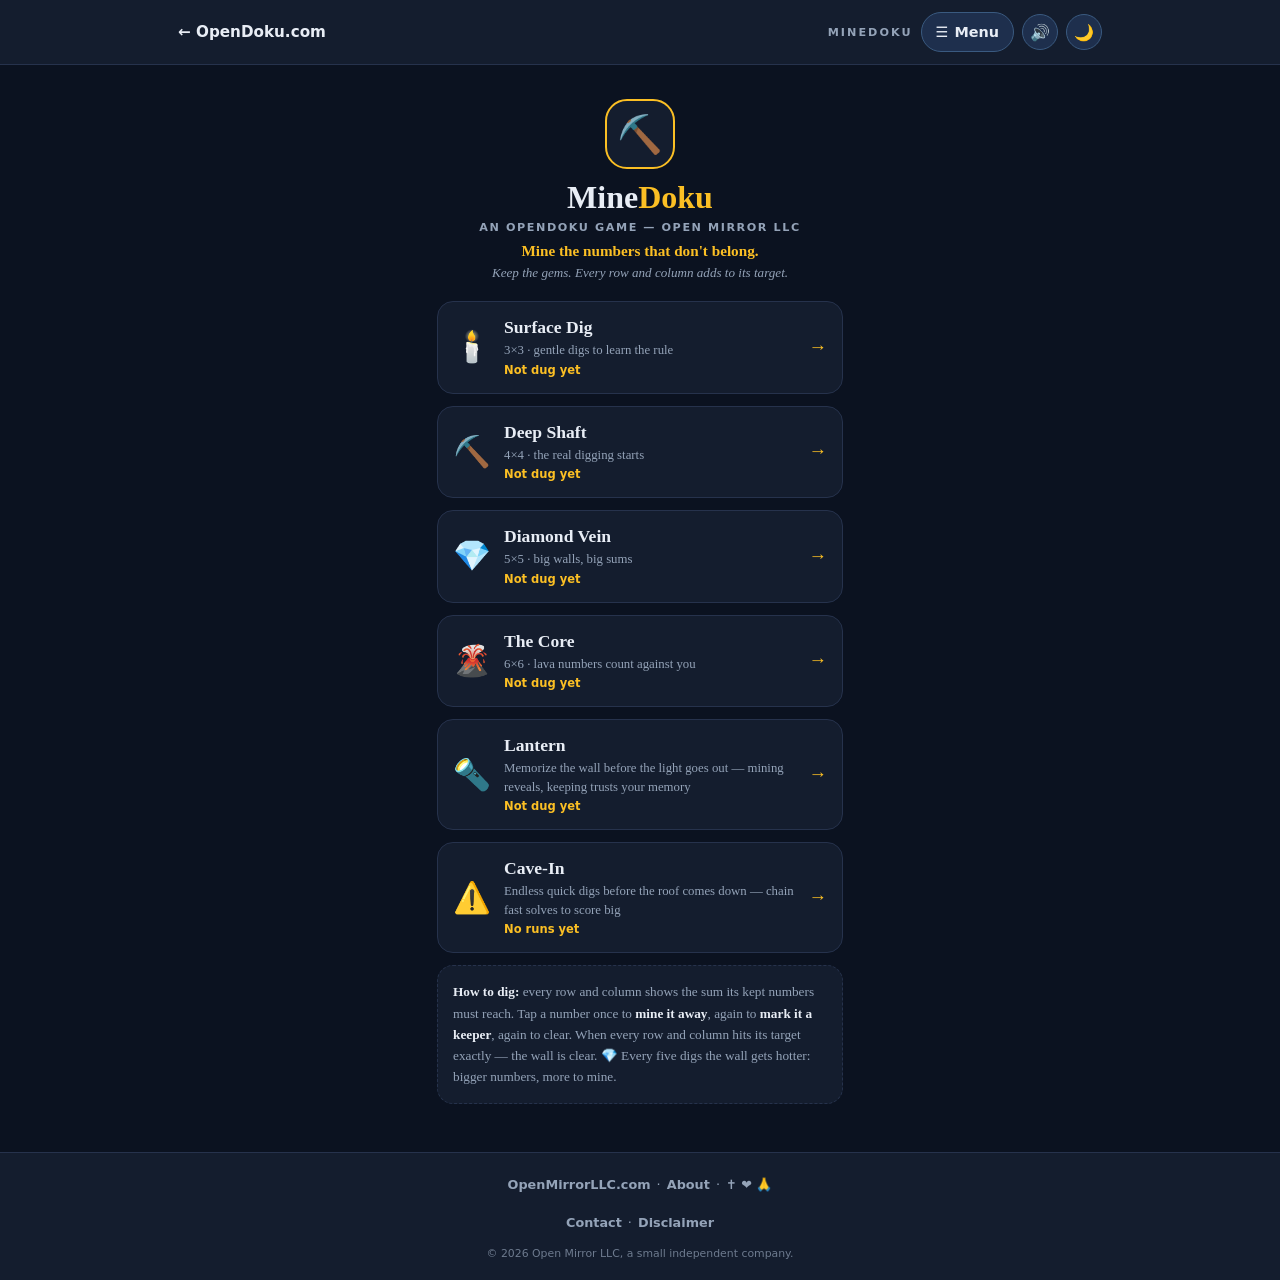
<file: _templates/sum-mine.html>
<!DOCTYPE html>
<html lang="en">
<head>
<meta charset="UTF-8">
<meta name="viewport" content="width=device-width, initial-scale=1.0">
<!-- __DOKU_HEAD_START__ -->
<title>MineDoku | OpenDoku</title>
<meta name="description" content="MineDoku, an OpenDoku game: every row and column adds to its target. Mine the numbers that don't belong, keep the gems. Four depths, Lantern memory digs, and Cave-In.">
<meta property="og:title" content="MineDoku — an OpenDoku game">
<meta property="og:description" content="Mine the numbers that don't belong. Keep the gems. Surface Dig to The Core, plus Lantern and Cave-In.">
<link rel="icon" href="data:image/svg+xml,<svg xmlns='http://www.w3.org/2000/svg' viewBox='0 0 100 100'><text y='.9em' font-size='90'>⛏️</text></svg>">
<link rel="manifest" href="manifest.json">
<meta name="theme-color" content="#0b1220">
<!-- __DOKU_HEAD_END__ -->
<script>
  if('serviceWorker' in navigator)
    addEventListener('load',()=>navigator.serviceWorker.register('sw.js').catch(()=>{}));
</script>
<!-- Google tag (gtag.js) — the opendoku.com GA4 property; shared by every game on this domain -->
<script async src="https://www.googletagmanager.com/gtag/js?id=G-PLCVJ82B8T"></script>
<script>
  window.dataLayer = window.dataLayer || [];
  function gtag(){dataLayer.push(arguments);}
  gtag('js', new Date());
  gtag('config', 'G-PLCVJ82B8T');
  function gaTrack(n, p) { try { gtag('event', n, p || {}); } catch (e) {} }
</script>
<style>
  :root{
    --bg:#0b1220; --panel:#141d2e; --border:#26324c;
    --ink:#e8edf5; --dim:#94a3b8; --accent:#7dd3fc;
    --btn:#1e2f4d; --btnbd:#3a5a80;
    --good:#4ade80; --bad:#f87171; --lava:#f87171;
    --cellbg:#1a2438; --minedbg:#0d1322;
  }
  [data-theme="light"]{
    --bg:#fefcf9; --panel:#ffffff; --border:#e4e4e7;
    --ink:#1c1917; --dim:#57534e; --accent:#0284c7;
    --btn:#f4f4f5; --btnbd:#d4d4d8;
    --good:#16a34a; --bad:#dc2626; --lava:#dc2626;
    --cellbg:#f5f5f4; --minedbg:#e7e5e4;
  }
  *{box-sizing:border-box;}
  body{
    margin:0; min-height:100vh; background:var(--bg); color:var(--ink);
    font-family:Georgia,'Times New Roman',serif;
    display:flex; flex-direction:column; align-items:center;
    -webkit-tap-highlight-color:transparent;
  }
  button{font-family:inherit; color:var(--ink); background:var(--btn); border:1px solid var(--btnbd); border-radius:10px; padding:10px 14px; cursor:pointer; font-size:.95rem; touch-action:manipulation;}
  button:disabled{opacity:.45; cursor:default;}
  .om-bar{width:100%; background:var(--panel); border-bottom:1px solid var(--border); font-family:system-ui,sans-serif;}
  .om-in{max-width:960px; margin:0 auto; padding:12px 18px; display:flex; align-items:center; justify-content:space-between; gap:10px;}
  .om-bar a{font-weight:800; font-size:.95rem; color:var(--ink); text-decoration:none;}
  .om-bar .right{display:flex; align-items:center; gap:8px;}
  .om-bar .site{font-size:.7rem; font-weight:900; letter-spacing:.18em; color:var(--dim);}
  .menuwrap{position:relative; display:inline-flex;}
  #gamesMenu{position:absolute; right:0; top:calc(100% + 8px); width:230px; max-width:calc(100vw - 2rem); max-height:min(70vh,30rem); overflow-y:auto; overflow-x:hidden; background:var(--panel); border:1px solid var(--border); border-radius:16px; padding:8px; z-index:60; box-shadow:0 20px 40px rgba(0,0,0,.4); font-family:system-ui,sans-serif; text-align:left;}
  #gamesMenu[hidden]{display:none;}
  #gamesMenu a{display:flex; align-items:center; gap:10px; min-height:44px; box-sizing:border-box; padding:10px 14px; border-radius:12px; font-weight:600; font-size:.92rem; color:var(--ink); text-decoration:none;}
  #gamesMenu a:hover{background:var(--btn);}
  #gamesMenu .sep{border-top:1px solid var(--border); margin:6px 4px;}
  @media (max-width:430px){.om-bar .site{display:none;}}
  .roundbtn{border-radius:50%; width:36px; height:36px; padding:0; font-size:1rem;}
  .app{width:100%; max-width:430px; padding:14px 12px 48px; margin:0 auto;}
  .hero{text-align:center; padding:20px 0 8px;}
  .brand{width:70px; height:70px; margin:0 auto 10px; border-radius:22px; background:var(--panel); border:2px solid var(--accent); display:flex; align-items:center; justify-content:center; font-size:2.3rem;}
  h1{font-size:2rem; margin:0;}
  h1 span{color:var(--accent);}
  .series{margin:5px 0 0; font-size:.7rem; font-weight:900; letter-spacing:.14em; text-transform:uppercase; color:var(--dim); font-family:system-ui,sans-serif;}
  .tag{margin:8px 0 0; font-size:.95rem; font-weight:bold; color:var(--accent);}
  .sub{margin:5px 0 0; font-size:.82rem; color:var(--dim); font-style:italic;}
  .card{display:block; width:100%; text-align:left; background:var(--panel); border:1px solid var(--border); border-radius:16px; padding:15px; margin-top:12px; color:var(--ink);}
  .card:hover{border-color:var(--accent);}
  .card .row{display:flex; align-items:center; gap:13px;}
  .card .ico{font-size:1.9rem; flex-shrink:0;}
  .card h2{margin:0; font-size:1.1rem;}
  .card p{margin:3px 0 0; font-size:.8rem; color:var(--dim); line-height:1.45;}
  .card .go{margin-left:auto; color:var(--accent); font-weight:bold; font-size:1.15rem; flex-shrink:0;}
  .card .stat{font-size:.72rem; color:var(--accent); font-weight:bold; font-family:system-ui,sans-serif; margin-top:4px;}
  .howto{border-style:dashed; font-size:.83rem; color:var(--dim); line-height:1.6;}
  .howto b{color:var(--ink);}
  /* ---- game screen ---- */
  .topline{display:flex; align-items:center; justify-content:space-between; gap:8px; margin:10px 0 4px; font-family:system-ui,sans-serif;}
  .topline .mode{font-weight:900; font-size:1rem;}
  .topline .meta{font-size:.78rem; color:var(--dim); font-weight:700;}
  .boardwrap{background:var(--panel); border:1px solid var(--border); border-radius:16px; padding:12px; margin-top:8px;}
  table.board{border-collapse:separate; border-spacing:5px; margin:0 auto; font-family:system-ui,sans-serif;}
  td.cell{background:var(--cellbg); border:2px solid var(--border); border-radius:10px; text-align:center; font-weight:900; cursor:pointer; user-select:none; position:relative; transition:background .12s,border-color .12s,opacity .12s; touch-action:manipulation;}
  td.cell.mined{background:var(--minedbg); border-style:dashed; opacity:.55;}
  td.cell.mined .v{text-decoration:line-through; color:var(--dim);}
  td.cell.gem{border-color:var(--accent); box-shadow:0 0 0 1px var(--accent);}
  td.cell.hintflash{animation:hf .8s;}
  @keyframes hf{0%,100%{box-shadow:none}40%{box-shadow:0 0 0 3px var(--good)}}
  td.cell .v.neg{color:var(--lava);}
  td.tgt{font-size:.8rem; font-weight:900; color:var(--dim); text-align:center; min-width:34px;}
  td.tgt.ok{color:var(--good);}
  td.tgt.over{color:var(--bad);}
  td.tgt .cur{display:block; font-size:.62rem; font-weight:700; opacity:.8;}
  .toolrow{display:flex; gap:8px; margin-top:10px; font-family:system-ui,sans-serif;}
  .toolrow button{flex:1; font-size:.85rem; padding:9px 6px;}
  .banner{margin-top:10px; text-align:center; font-family:system-ui,sans-serif; font-size:.85rem; color:var(--dim); min-height:1.2em;}
  .winbox{background:var(--panel); border:2px solid var(--good); border-radius:16px; padding:18px; margin-top:12px; text-align:center; font-family:system-ui,sans-serif;}
  .winbox .big{font-size:2rem;}
  .winbox h3{margin:6px 0 2px; font-size:1.15rem;}
  .winbox p{margin:4px 0 10px; font-size:.85rem; color:var(--dim);}
  .meterwrap{background:var(--minedbg); border:1px solid var(--border); border-radius:8px; height:16px; overflow:hidden; margin-top:8px;}
  .meter{height:100%; background:var(--accent); transition:width .25s linear;}
  .meter.low{background:var(--bad);}
  .dangertop{display:flex; justify-content:space-between; font-family:system-ui,sans-serif; font-size:.82rem; font-weight:800; margin-top:8px;}
  .studyring{font-family:system-ui,sans-serif; font-weight:900; color:var(--accent); text-align:center; font-size:.95rem; margin-top:8px;}
  .om-foot{width:100%; margin-top:auto; background:var(--panel); border-top:1px solid var(--border); font-family:system-ui,sans-serif; font-size:.8rem; color:var(--dim);}
  .om-foot .om-in{display:block; text-align:center; padding:10px 16px calc(18px + env(safe-area-inset-bottom,0px));}
  .om-foot a{display:inline-block;padding:9px 2px;text-decoration:none; font-weight:900; color:var(--dim);}
  .om-foot p{margin:5px 0;}
  .om-foot .om-sub a{font-weight:700;}.om-foot .om-legal{font-size:.68rem;opacity:.7;margin:6px auto 0;line-height:1.6;}.om-foot a:focus-visible{outline:2px solid var(--dim);outline-offset:2px;}.om-foot a:hover{text-decoration:underline;text-underline-offset:4px;}
  .hidden{display:none !important;}
  /* om-fam-standard: match the Open Mirror family menu (pill trigger + rows) */
  #gamesBtn{display:inline-flex; align-items:center; gap:6px; width:auto; min-height:40px; padding:8px 14px; border-radius:999px; font-size:.9rem; font-weight:900; font-family:system-ui,sans-serif;}
  @media(max-width:640px){#gamesBtn .lbl{display:none;}}
  .om-in{position:relative;}
  .menuwrap{position:static;}
  #gamesMenu{right:16px;}
</style>

<script src="/games.js" defer></script>
  <!-- Refresh starts at the top (Open Mirror family standard): opt out of the
       browser's reload scroll restore only; back/forward + #anchors stay native. -->
  <script>(function(){try{var n=performance.getEntriesByType("navigation")[0];if(!n||n.type!=="reload"||location.hash)return;var armed=true,poll;var disarm=function(){armed=false;clearInterval(poll);removeEventListener("scroll",clamp,true);};var clamp=function(){if(armed&&(window.scrollY||window.scrollX))window.scrollTo(0,0);};addEventListener("scroll",clamp,true);["wheel","touchstart","keydown","pointerdown"].forEach(function(t){addEventListener(t,disarm,{once:true,capture:true,passive:true});});window.scrollTo(0,0);poll=setInterval(clamp,100);addEventListener("load",function(){setTimeout(function(){clamp();disarm();},250);},{once:true});setTimeout(disarm,8000);}catch(e){}})();</script>
</head>
<body data-theme="dark">

<header class="om-bar">
  <div class="om-in">
    <a href="https://opendoku.com/" title="All the OpenDoku games">← OpenDoku.com</a>
    <span class="right">
      <span class="site" id="siteLabel"></span>
      <span class="menuwrap">
        <button id="gamesBtn" class="roundbtn" title="All the games" aria-haspopup="true" aria-expanded="false">☰<span class="lbl"> Menu</span></button>
        <nav id="gamesMenu" hidden>
          <a href="https://opendoku.com/">🧩 All games</a>
          <a href="/slopedoku/">🏔️ SlopeDoku</a>
          <a href="/surfdoku/">🌞 SurfDoku</a>
          <a href="/minedoku/">⛏️ MineDoku</a>
          <div class="sep" aria-hidden="true"></div>
          <a href="https://opendoku.com/about/">About OpenDoku</a>
          <div class="sep" aria-hidden="true"></div>
          <a href="https://openmirrorllc.com">🪞 All Open Mirror projects</a>
          <a href="https://crossheartpray.com">✝️ CrossHeartPray</a>
        </nav>
      </span>
      <button id="sndBtn" class="roundbtn" title="Sound on / off">🔊</button>
      <button id="themeBtn" class="roundbtn" title="Light / dark" aria-label="Light or dark mode">🌙</button>
    </span>
  </div>
</header>

<div class="app">

  <!-- ================= MENU ================= -->
  <div id="menu">
    <div class="hero">
      <div class="brand" id="brandIco" aria-hidden="true"></div>
      <h1 id="titleH1"></h1>
      <p class="series" id="seriesLine"></p>
      <p class="tag" id="tagLine"></p>
      <p class="sub" id="subLine"></p>
    </div>
    <div id="tierCards"></div>
    <div class="card howto">
      <b>How to dig:</b> every row and column shows the sum its kept numbers must reach.
      Tap a number once to <b>mine it away</b>, again to <b>mark it a keeper</b>, again to clear.
      When every row and column hits its target exactly — the wall is clear. 💎
      Every five digs the wall gets hotter: bigger numbers, more to mine.
    </div>
  </div>

  <!-- ================= GAME ================= -->
  <div id="game" class="hidden">
    <div class="topline">
      <button id="backBtn" style="padding:7px 12px; font-size:.85rem;">← Menu</button>
      <span class="mode" id="modeName"></span>
      <span class="meta" id="modeMeta"></span>
    </div>
    <div id="dangerHud" class="hidden">
      <div class="dangertop"><span id="dScore">Score 0</span><span id="dChain">Chain ×1</span></div>
      <div class="meterwrap"><div class="meter" id="dMeter" style="width:100%"></div></div>
    </div>
    <div id="studyHud" class="studyring hidden"></div>
    <div class="boardwrap"><table class="board" id="board"></table></div>
    <div class="toolrow" id="toolRow">
      <button id="hintBtn"></button>
      <button id="peekBtn" class="hidden"></button>
      <button id="resetBtn">Reset</button>
    </div>
    <div class="banner" style="font-size:.74rem; min-height:0;">✓ = line done · <span style="color:var(--bad)">red</span> = dug too deep · small number = what the line adds to now</div>
    <div class="banner" id="banner"></div>
    <div id="winBox" class="winbox hidden">
      <div class="big" id="winEmoji"></div>
      <h3 id="winTitle"></h3>
      <p id="winSub"></p>
      <button id="nextBtn" style="border-color:var(--accent); font-weight:900;"></button>
    </div>
    <div id="overBox" class="winbox hidden" style="border-color:var(--bad);">
      <div class="big">⚠️</div>
      <h3 id="overTitle"></h3>
      <p id="overSub"></p>
      <button id="againBtn" style="border-color:var(--accent); font-weight:900;">Dig again</button>
    </div>
  </div>

</div>

<footer class="om-foot">
  <div class="om-in">
    <nav aria-label="Open Mirror LLC">
      <p><a href="https://openmirrorllc.com">OpenMirrorLLC.com</a> <span aria-hidden="true">·</span>
        <a href="/about/">About</a> <span aria-hidden="true">·</span>
        <a href="https://crossheartpray.com" aria-label="Visit CrossHeartPray"><span aria-hidden="true">✝️ ❤️ 🙏</span></a></p>
      <p class="om-sub"><a href="/about/#contact">Contact</a> <span aria-hidden="true">·</span>
        <a href="/about/#disclaimer">Disclaimer</a></p>
    </nav>
    <p class="om-legal"><span style="display:inline-block">© 2026 Open Mirror LLC,</span> <span style="display:inline-block">a small independent company.</span></p>
  </div>
</footer>

<script>
(function(){
  const b=document.getElementById('gamesBtn'), m=document.getElementById('gamesMenu');
  b.addEventListener('click',(e)=>{e.stopPropagation(); m.hidden=!m.hidden; b.setAttribute('aria-expanded',String(!m.hidden));});
  document.addEventListener('click',(e)=>{if(!m.hidden && !m.contains(e.target)){m.hidden=true; b.setAttribute('aria-expanded','false');}});
  document.addEventListener('keydown',(e)=>{if(e.key==='Escape' && !m.hidden){m.hidden=true; b.setAttribute('aria-expanded','false'); b.focus();}});
})();
</script>
<script>
// ============================================================================
// THEME — everything world-specific lives in this one block. The StepInTheRing
// Game Engine swaps this JSON (and the __DOKU_HEAD__ block above) to publish a
// brand-new doku from this same template. Game logic below never hard-codes
// world words, colors, or storage keys.
// ============================================================================
const THEME = /*__DOKU_THEME_START__*/{
  "slug": "minedoku",
  "name": "MineDoku",
  "emoji": "⛏️",
  "gem": "💎",
  "tagline": "Mine the numbers that don't belong.",
  "sub": "Keep the gems. Every row and column adds to its target.",
  "accentDark": "#fbbf24",
  "accentLight": "#b45309",
  "storagePrefix": "mdk",
  "depthStep": 10,
  "depthUnit": "m",
  "depthWord": "Depth",
  "winWord": "Wall clear!",
  "tiers": [
    { "id": "surface", "name": "Surface Dig", "emoji": "🕯️", "blurb": "3×3 · gentle digs to learn the rule", "size": 3, "lo": 1, "hi": 9, "negCount": 0, "mineMin": 1, "mineMax": 1 },
    { "id": "shaft", "name": "Deep Shaft", "emoji": "⛏️", "blurb": "4×4 · the real digging starts", "size": 4, "lo": 1, "hi": 9, "negCount": 0, "mineMin": 1, "mineMax": 2 },
    { "id": "vein", "name": "Diamond Vein", "emoji": "💎", "blurb": "5×5 · big walls, big sums", "size": 5, "lo": 1, "hi": 9, "negCount": 0, "mineMin": 1, "mineMax": 3 },
    { "id": "core", "name": "The Core", "emoji": "🌋", "blurb": "6×6 · lava numbers count against you", "size": 6, "lo": 1, "hi": 12, "negCount": 4, "mineMin": 2, "mineMax": 3 }
  ],
  "memory": { "id": "lantern", "name": "Lantern", "emoji": "🔦", "blurb": "Memorize the wall before the light goes out — mining reveals, keeping trusts your memory", "size": 4, "lo": 1, "hi": 9, "negCount": 0, "mineMin": 1, "mineMax": 2, "studySeconds": 6, "peeks": 3, "peekSeconds": 1.5 },
  "danger": { "id": "cavein", "name": "Cave-In", "emoji": "⚠️", "blurb": "Endless quick digs before the roof comes down — chain fast solves to score big", "size": 3, "lo": 1, "hi": 9, "negCount": 0, "mineMin": 1, "mineMax": 1, "drainBase": 4, "drainPerSolve": 0.35, "refill": 35, "chainSeconds": 12 }
}/*__DOKU_THEME_END__*/;

// ============================================================================
// Shared plumbing (same conventions as the rest of the OpenDoku family)
// ============================================================================
const P = THEME.storagePrefix;
const $ = id => document.getElementById(id);
const LS = {
  get: k => localStorage.getItem(P + '_' + k),
  set: (k, v) => { try { localStorage.setItem(P + '_' + k, v); } catch (e) {} },
};
const buzz = p => { try { if (navigator.vibrate) navigator.vibrate(p); } catch (e) {} };

// -- sound (tiny WebAudio blips, toggleable) --
const SFX = (() => {
  let ctx = null, on = LS.get('snd') !== 'off';
  function tone(f, d, type, vol) {
    if (!on) return;
    try {
      ctx = ctx || new (window.AudioContext || window.webkitAudioContext)();
      const o = ctx.createOscillator(), g = ctx.createGain();
      o.type = type || 'sine'; o.frequency.value = f;
      g.gain.setValueAtTime(vol || .12, ctx.currentTime);
      g.gain.exponentialRampToValueAtTime(.0001, ctx.currentTime + d);
      o.connect(g); g.connect(ctx.destination);
      o.start(); o.stop(ctx.currentTime + d);
    } catch (e) {}
  }
  return {
    tap: () => tone(340, .06, 'square', .06),
    mine: () => tone(180, .09, 'square', .1),
    gem: () => tone(660, .08, 'sine', .1),
    line: () => tone(520, .12, 'sine', .12),
    win: () => { tone(523, .12); setTimeout(() => tone(659, .12), 110); setTimeout(() => tone(784, .2), 220); },
    over: () => { tone(220, .25, 'sawtooth', .1); setTimeout(() => tone(150, .35, 'sawtooth', .1), 200); },
    isOn: () => on,
    toggle() { on = !on; LS.set('snd', on ? 'on' : 'off'); return on; },
  };
})();

// -- theme (follows the family om-theme key) --
function applyTheme(t) {
  document.body.dataset.theme = t;
  document.documentElement.dataset.omTheme = t;
  document.documentElement.style.setProperty('--accent', t === 'light' ? THEME.accentLight : THEME.accentDark);
  $('themeBtn').textContent = t === 'dark' ? '🌙' : '☀️';
}
applyTheme(localStorage.getItem('om-theme') === 'light' ? 'light' : 'dark');
$('themeBtn').onclick = () => {
  const t = document.body.dataset.theme === 'dark' ? 'light' : 'dark';
  localStorage.setItem('om-theme', t); applyTheme(t);
};
$('sndBtn').textContent = SFX.isOn() ? '🔊' : '🔇';
$('sndBtn').onclick = () => { $('sndBtn').textContent = SFX.toggle() ? '🔊' : '🔇'; };

// ============================================================================
// Puzzle core — seeded generation with a guaranteed UNIQUE solution.
// Rule: mine cells so every row & column of kept numbers sums to its target.
// ============================================================================
function mulberry32(a) { return function () { a |= 0; a = a + 0x6D2B79F5 | 0; let t = Math.imul(a ^ a >>> 15, 1 | a); t = t + Math.imul(t ^ t >>> 7, 61 | t) ^ t; return ((t ^ t >>> 14) >>> 0) / 4294967296; }; }
function hashSeed(str) { let h = 2166136261; for (let i = 0; i < str.length; i++) { h ^= str.charCodeAt(i); h = Math.imul(h, 16777619); } return h >>> 0; }

function countSolutions(n, vals, rowT, colT, limit) {
  const rowMasks = [];
  for (let r = 0; r < n; r++) {
    const list = [];
    for (let m = 0; m < (1 << n); m++) {
      let s = 0; for (let c = 0; c < n; c++) if (m & (1 << c)) s += vals[r * n + c];
      if (s === rowT[r]) list.push(m);
    }
    if (!list.length) return 0;
    rowMasks.push(list);
  }
  const posRem = [], negRem = [];
  for (let r = n; r >= 0; r--) {
    posRem[r] = new Array(n).fill(0); negRem[r] = new Array(n).fill(0);
    if (r < n) for (let c = 0; c < n; c++) {
      const v = vals[r * n + c];
      posRem[r][c] = posRem[r + 1][c] + (v > 0 ? v : 0);
      negRem[r][c] = negRem[r + 1][c] + (v < 0 ? v : 0);
    }
  }
  let count = 0;
  const colSum = new Array(n).fill(0);
  (function dfs(r) {
    if (count >= limit) return;
    if (r === n) {
      for (let c = 0; c < n; c++) if (colSum[c] !== colT[c]) return;
      count++; return;
    }
    for (let c = 0; c < n; c++) {
      if (colSum[c] + posRem[r][c] < colT[c]) return;
      if (colSum[c] + negRem[r][c] > colT[c]) return;
    }
    for (const m of rowMasks[r]) {
      for (let c = 0; c < n; c++) if (m & (1 << c)) colSum[c] += vals[r * n + c];
      dfs(r + 1);
      for (let c = 0; c < n; c++) if (m & (1 << c)) colSum[c] -= vals[r * n + c];
      if (count >= limit) return;
    }
  })(0);
  return count;
}

function generate(opts, seedStr) {
  const n = opts.size;
  for (let attempt = 0; attempt < 400; attempt++) {
    const rnd = mulberry32(hashSeed(seedStr + ':' + attempt));
    const pick = (lo, hi) => lo + Math.floor(rnd() * (hi - lo + 1));
    const vals = new Array(n * n);
    for (let i = 0; i < n * n; i++) { let v = pick(opts.lo, opts.hi); if (v === 0) v = 1; vals[i] = v; }
    if (opts.negCount) {
      const idx = [...Array(n * n).keys()];
      for (let i = idx.length - 1; i > 0; i--) { const j = Math.floor(rnd() * (i + 1));[idx[i], idx[j]] = [idx[j], idx[i]]; }
      for (let k = 0; k < opts.negCount; k++) vals[idx[k]] = -pick(1, 9);
    }
    const mined = new Array(n * n).fill(false);
    for (let r = 0; r < n; r++) {
      const count = pick(opts.mineMin, opts.mineMax);
      const cols = [...Array(n).keys()];
      for (let i = cols.length - 1; i > 0; i--) { const j = Math.floor(rnd() * (i + 1));[cols[i], cols[j]] = [cols[j], cols[i]]; }
      for (let k = 0; k < count; k++) mined[r * n + cols[k]] = true;
    }
    let ok = true;
    for (let c = 0; c < n; c++) { let keep = 0; for (let r = 0; r < n; r++) if (!mined[r * n + c]) keep++; if (!keep) { ok = false; break; } }
    if (!ok) continue;
    const rowT = new Array(n).fill(0), colT = new Array(n).fill(0);
    for (let r = 0; r < n; r++) for (let c = 0; c < n; c++) if (!mined[r * n + c]) { rowT[r] += vals[r * n + c]; colT[c] += vals[r * n + c]; }
    if (countSolutions(n, vals, rowT, colT, 2) === 1) return { n, vals, rowT, colT, solution: mined };
  }
  return null;
}

// ============================================================================
// Game state + rendering
// ============================================================================
// cell states: 0 = keep (default), 1 = mined, 2 = gem-marked keep
let mode = null;      // current tier / memory / danger config
let kind = 'tier';    // 'tier' | 'memory' | 'danger'
let puz = null, states = [], level = 1, hints = 3, solvedThis = false;
let curOpts = null, digStart = 0;
// memory-mode state
let memPhase = 'study', peeksLeft = 0, memTimer = null;
// danger-mode state
let dMeter = 100, dScore = 0, dChain = 1, dSolves = 0, dBestChain = 1, dTick = null, dLastSolve = 0;

const cellPx = n => n <= 3 ? 64 : n === 4 ? 58 : n === 5 ? 50 : 44;

function seedFor(id, lvl) { return THEME.slug + ':' + id + ':' + lvl; }

// The wall gets harder as you go deeper: every 5 digs adds heat — bigger
// numbers, more junk to mine, shorter memory light — bounded by the grid.
// Deterministic per level, so progress always means the same puzzle.
function heatFor(lvl) { return Math.floor((lvl - 1) / 5); }
function effOpts(m, lvl) {
  const d = heatFor(lvl), n = m.size;
  const mineMax = Math.min(n - 1, m.mineMax + Math.floor((d + 1) / 2));
  return {
    size: n,
    lo: m.lo,
    hi: Math.min(20, m.hi + d),
    negCount: m.negCount ? Math.min(n * 2, m.negCount + Math.floor(d / 2)) : 0,
    mineMin: Math.min(mineMax, m.mineMin + Math.floor(d / 3)),
    mineMax,
    studySeconds: m.studySeconds ? Math.max(3, m.studySeconds - Math.floor(d / 2)) : 0,
  };
}

function startMode(m, k) {
  mode = m; kind = k; solvedThis = false;
  gaTrack('level_start', { game: THEME.slug, level_name: m.id + '_' + k });
  level = kind === 'danger' ? 1 : (+(LS.get(m.id + '_lvl')) || 1);
  $('menu').classList.add('hidden'); $('game').classList.remove('hidden');
  $('winBox').classList.add('hidden'); $('overBox').classList.add('hidden');
  $('dangerHud').classList.toggle('hidden', kind !== 'danger');
  $('peekBtn').classList.toggle('hidden', kind !== 'memory');
  if (kind === 'danger') { dMeter = 100; dScore = 0; dChain = 1; dSolves = 0; dBestChain = 1; dLastSolve = Date.now(); startDrain(); drawDanger(); }
  newPuzzle();
}

function newPuzzle() {
  curOpts = effOpts(mode, level);
  puz = generate(curOpts, seedFor(mode.id, level));
  if (!puz) { $('banner').textContent = 'The wall collapsed — try the next dig.'; level++; curOpts = effOpts(mode, level); puz = generate(curOpts, seedFor(mode.id, level)); }
  states = new Array(puz.n * puz.n).fill(0);
  hints = 3; solvedThis = false; digStart = Date.now();
  $('winBox').classList.add('hidden'); $('overBox').classList.add('hidden');
  $('banner').textContent = kind === 'danger'
    ? '⛏ Quick digs — every clear feeds the meter!'
    : '⛏ Dig ' + level + ' — mine until every row AND column hits its target.';
  $('modeName').textContent = mode.emoji + ' ' + mode.name;
  updateMeta();
  if (kind === 'memory') startStudy(); else { memPhase = 'play'; $('studyHud').classList.add('hidden'); }
  render();
}

function updateMeta() {
  const d = heatFor(level);
  const heat = d > 0 ? ' · ' + '🔥'.repeat(Math.min(d, 4)) + (d > 4 ? '×' + d : '') : '';
  if (kind === 'danger') { $('modeMeta').textContent = 'Dig ' + level + heat; return; }
  const depth = (level - 1) * THEME.depthStep;
  $('modeMeta').textContent = THEME.depthWord + ' ' + depth + THEME.depthUnit + ' · Dig ' + level + heat;
}

function startStudy() {
  memPhase = 'study'; peeksLeft = mode.peeks;
  let left = curOpts.studySeconds || mode.studySeconds;
  $('studyHud').classList.remove('hidden');
  $('studyHud').textContent = mode.emoji + ' Study the wall… ' + left;
  clearInterval(memTimer);
  memTimer = setInterval(() => {
    left--;
    if (left <= 0) { clearInterval(memTimer); memPhase = 'play'; digStart = Date.now(); $('studyHud').textContent = mode.emoji + ' Lights out. Dig from memory.'; render(); updateTools(); }
    else $('studyHud').textContent = mode.emoji + ' Study the wall… ' + left;
  }, 1000);
  updateTools();
}

function peek() {
  if (peeksLeft <= 0 || memPhase !== 'play') return;
  peeksLeft--; memPhase = 'peek'; SFX.gem(); render(); updateTools();
  setTimeout(() => { if (memPhase === 'peek') { memPhase = 'play'; render(); updateTools(); } }, mode.peekSeconds * 1000);
}

function cellVisible(i) {
  if (kind !== 'memory') return true;
  if (memPhase === 'study' || memPhase === 'peek' || solvedThis) return true;
  return states[i] === 1; // mining reveals what you dug out
}

function render() {
  const n = puz.n, px = cellPx(n), tb = $('board');
  let html = '';
  for (let r = 0; r < n; r++) {
    html += '<tr>';
    for (let c = 0; c < n; c++) {
      const i = r * n + c, v = puz.vals[i], st = states[i];
      const cls = 'cell' + (st === 1 ? ' mined' : '') + (st === 2 ? ' gem' : '');
      const shown = cellVisible(i) ? '<span class="v' + (v < 0 ? ' neg' : '') + '">' + v + '</span>' : '<span class="v" style="opacity:.5">?</span>';
      const gemMark = st === 2 ? '<span style="position:absolute;top:1px;right:3px;font-size:.55rem;">' + THEME.gem + '</span>' : '';
      html += '<td class="' + cls + '" data-i="' + i + '" style="width:' + px + 'px;height:' + px + 'px;font-size:' + (px * .38) + 'px;">' + shown + gemMark + '</td>';
    }
    html += rowChip(r) + '</tr>';
  }
  html += '<tr>';
  for (let c = 0; c < n; c++) html += colChip(c);
  html += '<td></td></tr>';
  tb.innerHTML = html;
  tb.querySelectorAll('td.cell').forEach(td => td.addEventListener('click', () => tapCell(+td.dataset.i)));
  updateTools();
}

function keptSum(line, idx) {
  const n = puz.n; let s = 0;
  for (let k = 0; k < n; k++) {
    const i = line === 'r' ? idx * n + k : k * n + idx;
    if (states[i] !== 1) s += puz.vals[i];
  }
  return s;
}
function chipHtml(target, cur, hasNeg) {
  const ok = cur === target;
  const over = !hasNeg && cur < target; // all-positive: below target = over-mined
  const cls = 'tgt' + (ok ? ' ok' : over ? ' over' : '');
  return '<td class="' + cls + '">' + target + (ok ? ' ✓' : '<span class="cur">' + cur + '</span>') + '</td>';
}
function lineHasNeg(line, idx) {
  const n = puz.n;
  for (let k = 0; k < n; k++) { const i = line === 'r' ? idx * n + k : k * n + idx; if (puz.vals[i] < 0) return true; }
  return false;
}
function rowChip(r) { return chipHtml(puz.rowT[r], keptSum('r', r), lineHasNeg('r', r)); }
function colChip(c) { return chipHtml(puz.colT[c], keptSum('c', c), lineHasNeg('c', c)); }

function tapCell(i) {
  if (solvedThis) return;
  if (kind === 'memory' && memPhase === 'study') return;
  states[i] = (states[i] + 1) % 3;
  if (states[i] === 1) { SFX.mine(); buzz(12); } else if (states[i] === 2) { SFX.gem(); } else SFX.tap();
  render();
  checkWin();
  if (!solvedThis) guide();
}

// Live coaching — the board state always tells the player what's going on.
function guide() {
  const n = puz.n;
  let rowsOk = true, colsOk = true, overMined = false;
  for (let r = 0; r < n; r++) {
    const s = keptSum('r', r);
    if (s !== puz.rowT[r]) rowsOk = false;
    if (!lineHasNeg('r', r) && s < puz.rowT[r]) overMined = true;
  }
  for (let c = 0; c < n; c++) {
    const s = keptSum('c', c);
    if (s !== puz.colT[c]) colsOk = false;
    if (!lineHasNeg('c', c) && s < puz.colT[c]) overMined = true;
  }
  if (overMined) $('banner').textContent = '⚠️ A red target = dug too deep there. Tap a mined tile to bring it back.';
  else if (rowsOk && !colsOk) $('banner').textContent = 'Rows ✓ — but a column is off, so a row is keeping the wrong tiles. 💡 Hint can show one.';
  else if (colsOk && !rowsOk) $('banner').textContent = 'Columns ✓ — but a row is off, so a column is keeping the wrong tiles. 💡 Hint can show one.';
  else $('banner').textContent = '';
}

function isSolved() {
  const n = puz.n;
  for (let r = 0; r < n; r++) if (keptSum('r', r) !== puz.rowT[r]) return false;
  for (let c = 0; c < n; c++) if (keptSum('c', c) !== puz.colT[c]) return false;
  return true;
}

function checkWin() {
  if (!isSolved()) return;
  solvedThis = true;
  SFX.win(); buzz([20, 40, 60]);
  if (kind === 'danger') return dangerSolve();
  clearInterval(memTimer); $('studyHud').classList.add('hidden');
  const secs = Math.max(1, Math.round((Date.now() - digStart) / 1000));
  const prevBest = +(LS.get(mode.id + '_best_s')) || 0;
  const newBest = !prevBest || secs < prevBest;
  if (newBest) LS.set(mode.id + '_best_s', secs);
  level++;
  LS.set(mode.id + '_lvl', level);
  const wins = (+(LS.get(mode.id + '_wins')) || 0) + 1;
  LS.set(mode.id + '_wins', wins);
  gaTrack('level_end', { game: THEME.slug, level_name: mode.id + '_' + kind, level: level, success: true });
  render(); // reveal (memory mode)
  const depth = (level - 1) * THEME.depthStep;
  $('winEmoji').textContent = THEME.gem;
  $('winTitle').textContent = THEME.winWord;
  $('winSub').textContent = THEME.depthWord + ' reached: ' + depth + THEME.depthUnit + ' · ' + THEME.gem + '×' + wins +
    ' · ' + secs + 's' + (newBest ? ' — NEW FASTEST DIG' : ' (fastest ' + prevBest + 's)');
  $('nextBtn').textContent = '⛏ Next dig — ' + depth + THEME.depthUnit;
  $('banner').textContent = '';
  $('winBox').classList.remove('hidden');
  $('winBox').scrollIntoView({ behavior: 'smooth', block: 'nearest' });
  updateMeta();
}

// ---- danger mode (Cave-In) ----
function startDrain() {
  clearInterval(dTick);
  dTick = setInterval(() => {
    if (solvedThis) return;
    dMeter -= (mode.drainBase + mode.drainPerSolve * dSolves) / 4;
    if (dMeter <= 0) { dMeter = 0; gameOver(); }
    drawDanger();
  }, 250);
}
function drawDanger() {
  const m = $('dMeter');
  m.style.width = Math.max(0, dMeter) + '%';
  m.classList.toggle('low', dMeter < 30);
  const best = Math.max(+(LS.get('danger_best')) || 0, dScore);
  $('dScore').textContent = 'Score ' + dScore + (best ? ' · Best ' + best : '');
  $('dChain').textContent = 'Chain ×' + dChain;
}
function dangerSolve() {
  const fast = dSolves > 0 && (Date.now() - dLastSolve) / 1000 <= mode.chainSeconds;
  dChain = fast ? dChain + 1 : 1;
  dBestChain = Math.max(dBestChain, dChain);
  dScore += 10 * dChain;
  dSolves++; dLastSolve = Date.now();
  dMeter = Math.min(100, dMeter + mode.refill);
  SFX.line();
  drawDanger();
  level++;
  setTimeout(() => { if (kind === 'danger' && dMeter > 0) newPuzzle(); }, 350);
}
function gameOver() {
  clearInterval(dTick);
  solvedThis = true;
  const best = +(LS.get('danger_best')) || 0;
  if (dScore > best) LS.set('danger_best', dScore);
  LS.set('danger_bestchain', Math.max(dBestChain, +(LS.get('danger_bestchain')) || 0));
  SFX.over(); buzz([60, 40, 120]);
  gaTrack('post_score', { game: THEME.slug, level_name: 'danger', score: dScore });
  $('overTitle').textContent = mode.name + '! The roof came down.';
  $('overSub').textContent = 'Score ' + dScore + ' · best chain ×' + dBestChain + (dScore >= best && dScore > 0 ? ' · NEW BEST' : ' · best ' + Math.max(best, dScore));
  $('overBox').classList.remove('hidden');
  $('overBox').scrollIntoView({ behavior: 'smooth', block: 'nearest' });
}

// ---- tools ----
function updateTools() {
  $('hintBtn').textContent = '💡 Hint (' + hints + ')';
  $('hintBtn').disabled = hints <= 0 || solvedThis || (kind === 'memory' && memPhase !== 'play');
  $('peekBtn').textContent = '👁 Peek (' + peeksLeft + ')';
  $('peekBtn').disabled = peeksLeft <= 0 || memPhase !== 'play' || solvedThis;
}
$('hintBtn').onclick = () => {
  if (hints <= 0 || solvedThis) return;
  const n = puz.n, wrong = [];
  for (let i = 0; i < n * n; i++) {
    const shouldMine = puz.solution[i];
    const isMined = states[i] === 1;
    if (shouldMine !== isMined) wrong.push(i);
  }
  if (!wrong.length) { $('banner').textContent = 'Every dig so far is right — keep going.'; return; }
  const i = wrong[Math.floor(Math.random() * wrong.length)];
  states[i] = puz.solution[i] ? 1 : 2;
  hints--; SFX.gem();
  render();
  const td = $('board').querySelector('td[data-i="' + i + '"]');
  if (td) td.classList.add('hintflash');
  checkWin();
  if (!solvedThis) guide();
};
$('peekBtn').onclick = peek;
$('resetBtn').onclick = () => {
  if (solvedThis) return;
  states.fill(0);
  $('banner').textContent = '⛏ Fresh wall — mine until every row AND column hits its target.';
  render();
};
$('nextBtn').onclick = () => newPuzzle();
$('againBtn').onclick = () => startMode(mode, 'danger');
$('backBtn').onclick = () => {
  clearInterval(dTick); clearInterval(memTimer);
  $('game').classList.add('hidden'); $('menu').classList.remove('hidden');
  buildMenu();
};

// ============================================================================
// Menu (built from THEME)
// ============================================================================
function statLine(m, k) {
  if (k === 'danger') {
    const best = LS.get('danger_best');
    return best ? 'Best score ' + best + ' · best chain ×' + (LS.get('danger_bestchain') || 1) : 'No runs yet';
  }
  const lvl = +(LS.get(m.id + '_lvl')) || 1;
  const wins = LS.get(m.id + '_wins') || 0;
  const best = +(LS.get(m.id + '_best_s')) || 0;
  const heat = heatFor(lvl);
  return lvl > 1
    ? THEME.depthWord + ' ' + ((lvl - 1) * THEME.depthStep) + THEME.depthUnit + ' · ' + THEME.gem + '×' + wins +
      (best ? ' · fastest ' + best + 's' : '') + (heat > 0 ? ' · ' + '🔥'.repeat(Math.min(heat, 4)) : '')
    : 'Not dug yet';
}
function buildMenu() {
  const host = $('tierCards');
  let html = '';
  const card = (m, k) =>
    '<button class="card" data-mode="' + m.id + '" data-kind="' + k + '"><span class="row">' +
    '<span class="ico">' + m.emoji + '</span><span style="flex:1;text-align:left;">' +
    '<h2>' + m.name + '</h2><p>' + m.blurb + '</p><span class="stat">' + statLine(m, k) + '</span>' +
    '</span><span class="go">→</span></span></button>';
  for (const t of THEME.tiers) html += card(t, 'tier');
  html += card(THEME.memory, 'memory');
  html += card(THEME.danger, 'danger');
  host.innerHTML = html;
  host.querySelectorAll('button.card').forEach(b => b.addEventListener('click', () => {
    const k = b.dataset.kind;
    const m = k === 'memory' ? THEME.memory : k === 'danger' ? THEME.danger : THEME.tiers.find(t => t.id === b.dataset.mode);
    SFX.tap(); startMode(m, k);
  }));
}

// ---- boot ----
$('siteLabel').textContent = THEME.name.toUpperCase();
$('brandIco').textContent = THEME.emoji;
const nm = THEME.name;
$('titleH1').innerHTML = nm.slice(0, -4) + '<span>' + nm.slice(-4) + '</span>'; // color the "Doku"
$('seriesLine').textContent = 'An OpenDoku game — Open Mirror LLC';
$('tagLine').textContent = THEME.tagline;
$('subLine').textContent = THEME.sub;
buildMenu();
</script>
</body>
</html>
</file>
<file: kit/od.css>
/* Shared look for the OpenDoku homepage and the newer games (Face Regions,
   Face Slide, Picture Sudoku, Mega Slide). Colors are the OpenDoku tokens
   every game already uses: dark by default, light with the header toggle. */
:root{
  --bg:#0b1220; --panel:#141d2e; --panel2:#1c2740; --well:#0c1220; --border:#26324c;
  --ink:#e8edf5; --dim:#94a3b8; --accent:#7dd3fc; --accentInk:#0b1220;
  --btn:#1e2f4d; --btnbd:#3a5a80; --bad:#f87171; --warm:#fbbf24; --violet:#c4b5fd;
  --line:#0b1220; --thin:rgba(11,18,32,.35);
  --r0:#c9a227; --r1:#d0702e; --r2:#c0414f; --r3:#c95fae; --r4:#6f55c9; --r5:#2f74c0; --r6:#86684c;
}
[data-theme="light"]{
  --bg:#fefcf9; --panel:#ffffff; --panel2:#f5f5f4; --well:#f4f4f5; --border:#e4e4e7;
  --ink:#1c1917; --dim:#57534e; --accent:#0284c7; --accentInk:#ffffff;
  --btn:#f4f4f5; --btnbd:#d4d4d8; --bad:#dc2626; --warm:#b45309; --violet:#6d28d9;
  --line:#3f3a36; --thin:rgba(63,58,54,.25);
  --r0:#fde68a; --r1:#fdba74; --r2:#fca5a5; --r3:#f5b5e4; --r4:#c4b5fd; --r5:#93c5fd; --r6:#d9bf98;
}
*{box-sizing:border-box;}
html{-webkit-text-size-adjust:100%;}
body{
  margin:0; min-height:100vh; background:var(--bg); color:var(--ink);
  font-family:system-ui,-apple-system,"Segoe UI",Roboto,sans-serif; font-size:16px; line-height:1.45;
  display:flex; flex-direction:column; align-items:center;
  -webkit-tap-highlight-color:transparent;
}
button{font-family:inherit; color:var(--ink); cursor:pointer; touch-action:manipulation;}
a{color:var(--accent);}
img{max-width:100%;}
.hidden,[hidden]{display:none !important;}
.sr-only{position:absolute; width:1px; height:1px; overflow:hidden; clip:rect(0 0 0 0); white-space:nowrap;}

/* ---- header / menu / footer (Open Mirror family standard) ---- */
.om-bar{width:100%; background:var(--panel); border-bottom:1px solid var(--border);}
.om-in{max-width:960px; margin:0 auto; padding:12px 18px; display:flex; align-items:center; justify-content:space-between; gap:10px; position:relative;}
.om-bar a{font-weight:800; font-size:.95rem; color:var(--ink); text-decoration:none;}
.om-bar .right{display:flex; align-items:center; gap:8px;}
.roundbtn{border-radius:50%; width:40px; height:40px; padding:0; font-size:1rem; background:var(--btn); border:1px solid var(--btnbd);}
.menuwrap{position:static; display:inline-flex;}
#gamesBtn{display:inline-flex; align-items:center; gap:6px; min-height:40px; padding:8px 14px; border-radius:999px; font-size:.9rem; font-weight:900; background:var(--btn); border:1px solid var(--btnbd);}
@media(max-width:640px){#gamesBtn .lbl{display:none;}}
#gamesMenu{position:absolute; right:16px; top:calc(100% + 8px); width:230px; max-width:calc(100vw - 2rem); max-height:min(70vh,30rem); overflow-y:auto; overflow-x:hidden; background:var(--panel); border:1px solid var(--border); border-radius:16px; padding:8px; z-index:60; box-shadow:0 20px 40px rgba(0,0,0,.4); text-align:left;}
#gamesMenu[hidden]{display:none;}
#gamesMenu a{display:flex; align-items:center; gap:10px; min-height:44px; padding:10px 14px; border-radius:12px; font-weight:600; font-size:.92rem; color:var(--ink); text-decoration:none;}
#gamesMenu a:hover{background:var(--btn);}
#gamesMenu .sep{border-top:1px solid var(--border); margin:6px 4px;}
.om-foot{width:100%; margin-top:auto; background:var(--panel); border-top:1px solid var(--border); font-size:.8rem; color:var(--dim);}
.om-foot .om-in{display:block; text-align:center; padding:10px 16px calc(18px + env(safe-area-inset-bottom,0px));}
.om-foot a{display:inline-block; padding:9px 2px; text-decoration:none; font-weight:900; color:var(--dim);}
.om-foot p{margin:5px 0;}
.om-foot .om-sub a{font-weight:700;}
.om-foot .om-legal{font-size:.68rem; opacity:.7; margin:6px auto 0; line-height:1.6;}
.om-foot a:focus-visible{outline:2px solid var(--dim); outline-offset:2px;}
.om-foot a:hover{text-decoration:underline; text-underline-offset:4px;}
.om-foot .gamesnav{font-size:.78rem;}

/* ---- page frame ---- */
.app{width:100%; max-width:480px; margin:0 auto; padding:16px 16px 44px;}
.title{margin:6px 0 2px; font-size:1.9rem; font-weight:900; letter-spacing:-.02em; line-height:1.1;}
.title span{color:var(--accent);}
.lede{margin:6px 0 0; color:var(--dim); font-size:.98rem;}
h2.sec{margin:26px 0 4px; font-size:1.2rem; font-weight:900;}
p.sec-sub{margin:0 0 4px; color:var(--dim); font-size:.88rem;}
.od-card{background:var(--panel); border:1px solid var(--border); border-radius:20px; padding:16px; margin-top:14px;}
.od-dim{color:var(--dim);}
.badge-new{display:inline-block; vertical-align:middle; margin-left:6px; padding:1px 8px; border-radius:999px; border:1.5px solid var(--warm); color:var(--warm); font-size:.68rem; font-weight:900;}

/* ---- buttons ---- */
.od-btn{display:inline-flex; align-items:center; justify-content:center; gap:6px; min-height:44px; padding:10px 16px; border-radius:999px; background:var(--btn); border:1px solid var(--btnbd); color:var(--ink); font-size:.95rem; font-weight:800; text-decoration:none; text-align:center;}
.od-btn.primary{background:var(--accent); border-color:var(--accent); color:var(--accentInk);}
.od-btn.ghost{background:transparent; border-color:transparent; color:var(--dim);}
.od-btn.wide{width:100%;}
.od-btn:disabled,.od-btn[aria-disabled="true"]{opacity:.45; cursor:default; pointer-events:none;}
.od-btn[aria-pressed="true"]{background:var(--panel2); border-color:var(--accent); color:var(--accent);}
.od-btn:focus-visible,.chip:focus-visible,.od-link:focus-visible{outline:3px solid var(--accent); outline-offset:2px;}
.od-link{background:none; border:0; padding:8px 0; color:var(--accent); font-weight:700; font-size:.9rem; text-decoration:underline; text-underline-offset:3px; cursor:pointer;}

/* size picker */
.chips{display:flex; gap:6px; flex-wrap:wrap; margin-top:12px;}
.chip{flex:1 1 0; min-width:68px; min-height:44px; padding:6px 8px; border-radius:14px; background:var(--btn); border:1px solid var(--btnbd); color:var(--ink); font-weight:800; font-size:.85rem; line-height:1.15;}
.chip small{display:block; font-weight:600; color:var(--dim); font-size:.72rem;}
.chip[aria-pressed="true"]{background:var(--accent); border-color:var(--accent); color:var(--accentInk);}
.chip[aria-pressed="true"] small{color:var(--accentInk);}

/* ---- person ---- */
.od-avatar{width:36px; height:36px; border-radius:50%; object-fit:cover; border:2px solid var(--accent); background:var(--well); flex-shrink:0;}
.od-avatar.lg{width:64px; height:64px;}
.od-avatar.xl{width:112px; height:112px; border-width:3px;}
.od-person{display:flex; align-items:center; gap:10px; margin-top:12px; padding:8px 10px 8px 8px; background:var(--panel); border:1px solid var(--border); border-radius:999px;}
.od-person .who{font-weight:800; overflow:hidden; text-overflow:ellipsis; white-space:nowrap; flex:1; min-width:0;}
.od-person .who small{display:block; font-weight:600; color:var(--dim); font-size:.75rem;}
.od-person .od-btn{min-height:36px; padding:6px 12px; font-size:.82rem;}

/* ---- photo + name form ---- */
.od-setup{display:flex; flex-direction:column; gap:10px;}
.od-pick{position:relative; display:flex; flex-direction:column; align-items:center; justify-content:center; gap:4px; min-height:170px; padding:18px; border:2px dashed var(--btnbd); border-radius:18px; background:var(--well); text-align:center; cursor:pointer;}
.od-pick:hover,.od-pick:focus-within{border-color:var(--accent);}
.od-pick-ico{font-size:2.4rem;}
.od-pick-txt{font-weight:900; font-size:1.1rem;}
.od-pick-sub{font-size:.82rem; color:var(--dim);}
.od-file{position:absolute; inset:0; opacity:0; width:100%; height:100%; cursor:pointer;}
.od-crop-host{display:flex; flex-direction:column; align-items:center; gap:8px;}
.crop{position:relative; width:min(100%,280px); aspect-ratio:1; border-radius:18px; overflow:hidden; touch-action:none; cursor:grab; background:#000;}
.crop:active{cursor:grabbing;}
.crop-cv{display:block; width:100%; height:100%;}
.crop-ring{position:absolute; inset:7%; border-radius:50%; border:3px dashed rgba(255,255,255,.9); box-shadow:0 0 0 2px rgba(0,0,0,.35); pointer-events:none;}
.crop-zoom{display:flex; align-items:center; gap:8px; width:min(100%,280px);}
.crop-zoom input{flex:1; accent-color:var(--accent); min-height:32px;}
.od-crop-help{margin:0; font-size:.8rem; text-align:center;}
.od-field{display:flex; flex-direction:column; gap:4px;}
.od-field-lbl{font-weight:800; font-size:.92rem;}
.od-input{min-height:46px; padding:10px 14px; border-radius:14px; border:1px solid var(--btnbd); background:var(--well); color:var(--ink); font:inherit; font-size:16px;}
.od-input:focus{outline:3px solid var(--accent); outline-offset:1px;}
.od-err{margin:0; color:var(--bad); font-weight:700; font-size:.88rem; min-height:0;}
.od-err:empty{display:none;}
.od-note{margin:0; font-size:.8rem; color:var(--dim);}

/* ---- rule card + status ---- */
.od-rule{display:flex; gap:12px; align-items:flex-start; margin-top:12px; padding:12px 14px; background:var(--panel); border:1px solid var(--border); border-left:5px solid var(--warm); border-radius:16px;}
.od-rule .ico{font-size:1.4rem; line-height:1.2;}
.od-rule p{margin:0; font-size:.95rem;}
.od-rule b{font-weight:900;}
.od-status{display:flex; justify-content:space-between; align-items:center; gap:8px; margin:14px 2px 8px; font-weight:800; font-size:.9rem;}
.od-status .od-dim{font-weight:700;}
.od-msg{min-height:1.5em; margin:10px 2px 0; text-align:center; font-size:.92rem; font-weight:700; color:var(--dim);}
.od-msg.bad{color:var(--bad);}
.od-msg.good{color:var(--accent);}
.od-toolbar{display:grid; grid-template-columns:repeat(auto-fit,minmax(0,1fr)); gap:8px; margin-top:12px;}
.od-toolbar .od-btn{padding:8px 6px; font-size:.86rem; min-width:0;}
details.od-how{margin-top:12px; background:var(--panel); border:1px solid var(--border); border-radius:16px; padding:0 14px;}
details.od-how summary{cursor:pointer; padding:12px 0; font-weight:800; list-style:none;}
details.od-how summary::-webkit-details-marker{display:none;}
details.od-how summary::before{content:"ⓘ "; color:var(--accent);}
details.od-how[open] summary{border-bottom:1px solid var(--border);}
details.od-how ul,details.od-how p{font-size:.9rem; color:var(--dim); margin:10px 0;}
details.od-how li{margin:4px 0;}
details.od-how b{color:var(--ink);}

/* ---- win + welcome ---- */
.od-win{margin-top:14px; padding:18px; text-align:center; background:var(--panel); border:2px solid var(--warm); border-radius:20px;}
.od-win .big{font-size:2.2rem; line-height:1;}
.od-win h2{margin:8px 0 2px; font-size:1.3rem; font-weight:900;}
.od-win p{margin:4px 0 12px; color:var(--dim);}
.od-win .acts{display:flex; flex-direction:column; gap:8px;}
.od-welcome{text-align:center;}
.od-welcome h2{margin:10px 0 4px; font-size:1.35rem; font-weight:900;}
.od-welcome p{margin:4px 0 12px; color:var(--dim);}
.od-welcome .od-avatar{margin:0 auto; display:block;}
.beat{display:inline-block; margin-bottom:12px; padding:4px 12px; border-radius:999px; background:var(--panel2); color:var(--warm); font-weight:900; font-size:.85rem;}

/* ---- share sheet + toast ---- */
.od-sheet-back{position:fixed; inset:0; z-index:100; background:rgba(3,7,18,.6); display:flex; align-items:flex-end; justify-content:center;}
.od-sheet{width:100%; max-width:480px; max-height:92vh; overflow:auto; background:var(--panel); border:1px solid var(--border); border-radius:22px 22px 0 0; padding:18px 18px calc(18px + env(safe-area-inset-bottom,0px)); display:flex; flex-direction:column; gap:10px;}
@media(min-width:560px){.od-sheet-back{align-items:center;} .od-sheet{border-radius:22px;}}
.od-sheet-head{display:flex; gap:12px; align-items:center;}
.od-sheet-head h2{margin:0; font-size:1.15rem; font-weight:900;}
.od-sheet-head p{margin:2px 0 0; font-size:.88rem;}
.od-sheet-actions{display:flex; flex-direction:column; gap:8px;}
.od-sheet-status{margin:0; font-size:.88rem;}
.od-linkbox{width:100%; min-height:44px; padding:8px 12px; border-radius:12px; border:1px solid var(--btnbd); background:var(--well); color:var(--ink); font-size:.8rem;}
.od-toast{position:fixed; left:50%; bottom:calc(20px + env(safe-area-inset-bottom,0px)); transform:translate(-50%,30px); opacity:0; z-index:120; background:var(--ink); color:var(--bg); padding:10px 18px; border-radius:999px; font-weight:800; font-size:.9rem; transition:opacity .2s, transform .2s; pointer-events:none;}
.od-toast.show{opacity:1; transform:translate(-50%,0);}

/* little celebration */
.burst{position:fixed; inset:0; pointer-events:none; z-index:90; overflow:hidden;}
.burst span{position:absolute; top:-40px; font-size:1.6rem; animation:fall 1.8s ease-in forwards;}
@keyframes fall{to{transform:translateY(110vh) rotate(260deg); opacity:.9;}}
@media (prefers-reduced-motion: reduce){
  .burst{display:none;}
  *{animation-duration:.001ms !important; transition-duration:.001ms !important;}
}

/* ---- slide puzzle board (Face Slide, Mega Slide) ---- */
.sboard{position:relative; width:100%; max-width:420px; aspect-ratio:1; margin:0 auto; border-radius:16px; background:var(--well); border:3px solid var(--border); overflow:hidden; touch-action:none; user-select:none; -webkit-user-select:none;}
.sboard:focus-visible{outline:3px solid var(--accent); outline-offset:3px;}
.stile{position:absolute; left:0; top:0; width:calc(100% / var(--n)); height:calc(100% / var(--n)); padding:0; margin:0; border:0; background:none; transform:translate(calc(var(--c) * 100%), calc(var(--r) * 100%)); transition:transform .13s ease-out; cursor:pointer;}
.stile:focus-visible{outline:3px solid var(--accent); outline-offset:-3px; z-index:3;}
.stile .face{position:absolute; inset:2px; border-radius:9px; background-color:var(--panel2); background-image:var(--pic); background-size:calc(var(--n) * 100%) calc(var(--n) * 100%); box-shadow:inset 0 0 0 1px rgba(255,255,255,.22); transition:inset .3s, border-radius .3s;}
.stile .num{position:absolute; top:5px; left:5px; min-width:22px; height:22px; padding:0 6px; border-radius:999px; background:#0b1220; color:#fff; border:1.5px solid rgba(255,255,255,.7); font-size:.74rem; font-weight:900; line-height:19px; text-align:center; display:none;}
.sboard.nums .stile .num{display:block;}
.stile.nope .face{animation:nope .25s;}
@keyframes nope{25%{transform:translateX(-3px)}75%{transform:translateX(3px)}}
.stile.last{opacity:0; transition:opacity .4s; pointer-events:none;} /* the final piece only appears on a win; never catch taps */
.sboard.done .stile.last{opacity:1;}
.sboard.done .stile .face{inset:0; border-radius:0; box-shadow:none;}
.sboard.done .stile .num{display:none;}
.sboard.done .stile{cursor:default;}
.speek{position:absolute; inset:0; z-index:5; background-image:var(--pic); background-size:cover; opacity:0; transition:opacity .15s; pointer-events:none;}
.sboard.peeking .speek{opacity:1;}
</file>
